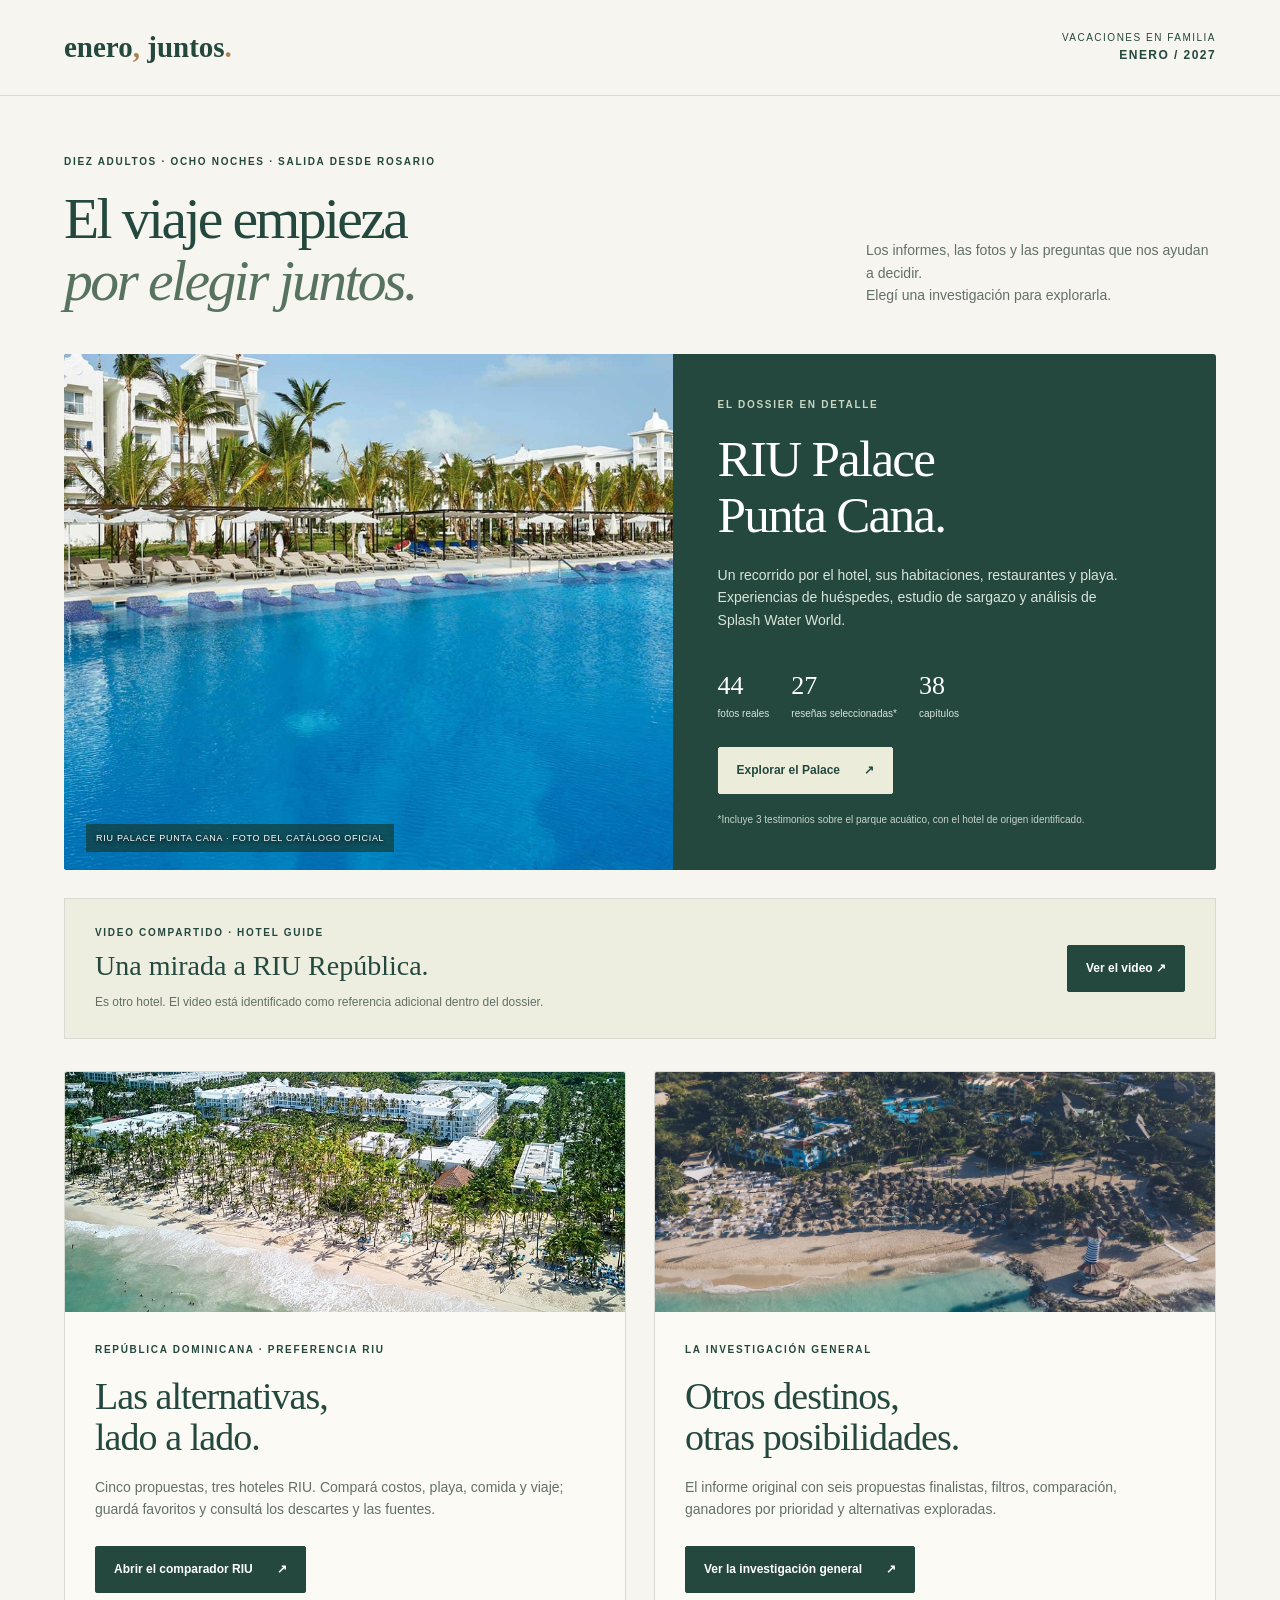
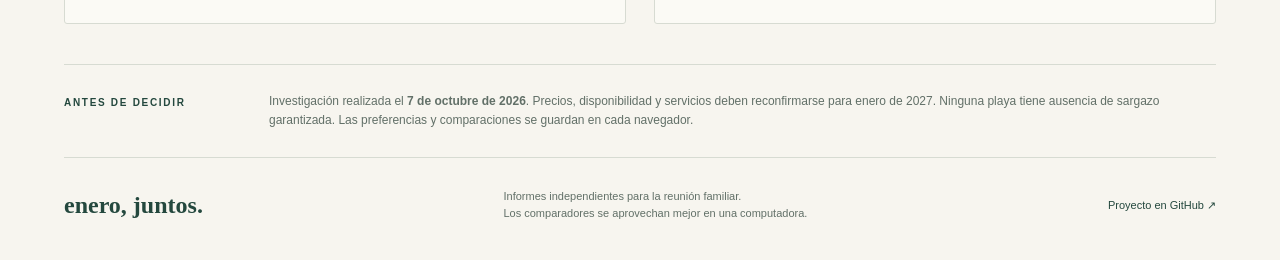
<file: index.html>
<!doctype html>
<html lang="es">
<head>
<meta charset="utf-8"><meta name="viewport" content="width=device-width,initial-scale=1">
<meta name="color-scheme" content="light"><meta name="theme-color" content="#24483e">
<title>Enero, juntos. · Vacaciones en familia 2027</title>
<meta name="description" content="Los informes de vacaciones de la familia: RIU Palace Punta Cana, comparador de Dominicana e investigación general para enero de 2027.">
<meta property="og:title" content="Enero, juntos. · Vacaciones en familia 2027"><meta property="og:description" content="Fotos, reseñas, playa, sargazo, parque acuático y comparación de propuestas. Todo en un solo lugar.">
<link rel="stylesheet" href="home.css">
</head>
<body>
<header class="masthead"><a href="index.html" class="brand" aria-label="Inicio">enero<span>,</span> juntos<span>.</span></a><span class="edition">VACACIONES EN FAMILIA <b>ENERO / 2027</b></span></header>
<main>
<section class="intro"><div><p class="eyebrow">DIEZ ADULTOS · OCHO NOCHES · SALIDA DESDE ROSARIO</p><h1>El viaje empieza<br><em>por elegir juntos.</em></h1></div><p class="intro-copy">Los informes, las fotos y las preguntas que nos ayudan a decidir.<br>Elegí una investigación para explorarla.</p></section>
<section class="feature" aria-labelledby="palace-title"><div class="feature-photo"><img src="palace/assets/images/foto-01.jpg" alt="Piscina principal y fachada del RIU Palace Punta Cana"><span>RIU PALACE PUNTA CANA · FOTO DEL CATÁLOGO OFICIAL</span></div><div class="feature-copy"><p class="eyebrow">EL DOSSIER EN DETALLE</p><h2 id="palace-title">RIU Palace<br>Punta Cana.</h2><p>Un recorrido por el hotel, sus habitaciones, restaurantes y playa. Experiencias de huéspedes, estudio de sargazo y análisis de Splash Water World.</p><div class="stats"><span><b>44</b> fotos reales</span><span><b>27</b> reseñas seleccionadas*</span><span><b>38</b> capítulos</span></div><a class="button light" href="palace/index.html">Explorar el Palace <span aria-hidden="true">↗</span></a><small>*Incluye 3 testimonios sobre el parque acuático, con el hotel de origen identificado.</small></div></section>
<aside class="shared-video" id="video-compartido"><div><p class="eyebrow">VIDEO COMPARTIDO · HOTEL GUIDE</p><h2>Una mirada a RIU República.</h2><p>Es otro hotel. El video está identificado como referencia adicional dentro del dossier.</p></div><a class="button" href="palace/index.html#video">Ver el video ↗</a></aside>
<section class="other-reports" aria-label="Más investigaciones"><article class="report"><a class="report-image" href="dominicana/index.html" tabindex="-1" aria-hidden="true"><img src="dominicana/assets/images/macao-01.jpg" alt="" loading="lazy"></a><div class="report-copy"><p class="eyebrow">REPÚBLICA DOMINICANA · PREFERENCIA RIU</p><h2>Las alternativas,<br>lado a lado.</h2><p>Cinco propuestas, tres hoteles RIU. Compará costos, playa, comida y viaje; guardá favoritos y consultá los descartes y las fuentes.</p><a class="button" href="dominicana/index.html">Abrir el comparador RIU <span aria-hidden="true">↗</span></a></div></article><article class="report"><a class="report-image" href="investigacion/index.html" tabindex="-1" aria-hidden="true"><img src="investigacion/assets/images/ibero-01.jpg" alt="" loading="lazy"></a><div class="report-copy"><p class="eyebrow">LA INVESTIGACIÓN GENERAL</p><h2>Otros destinos,<br>otras posibilidades.</h2><p>El informe original con seis propuestas finalistas, filtros, comparación, ganadores por prioridad y alternativas exploradas.</p><a class="button" href="investigacion/index.html">Ver la investigación general <span aria-hidden="true">↗</span></a></div></article></section>
<aside class="note"><span class="eyebrow">ANTES DE DECIDIR</span><p>Investigación realizada el <b>7 de octubre de 2026</b>. Precios, disponibilidad y servicios deben reconfirmarse para enero de 2027. Ninguna playa tiene ausencia de sargazo garantizada. Las preferencias y comparaciones se guardan en cada navegador.</p></aside>
</main><footer><span class="brand">enero, juntos.</span><p>Informes independientes para la reunión familiar.<br>Los comparadores se aprovechan mejor en una computadora.</p><a href="https://github.com/unmatrixlab/vacaciones-familia-enero-2027" target="_blank" rel="noopener">Proyecto en GitHub ↗</a></footer>
</body></html>
</file>
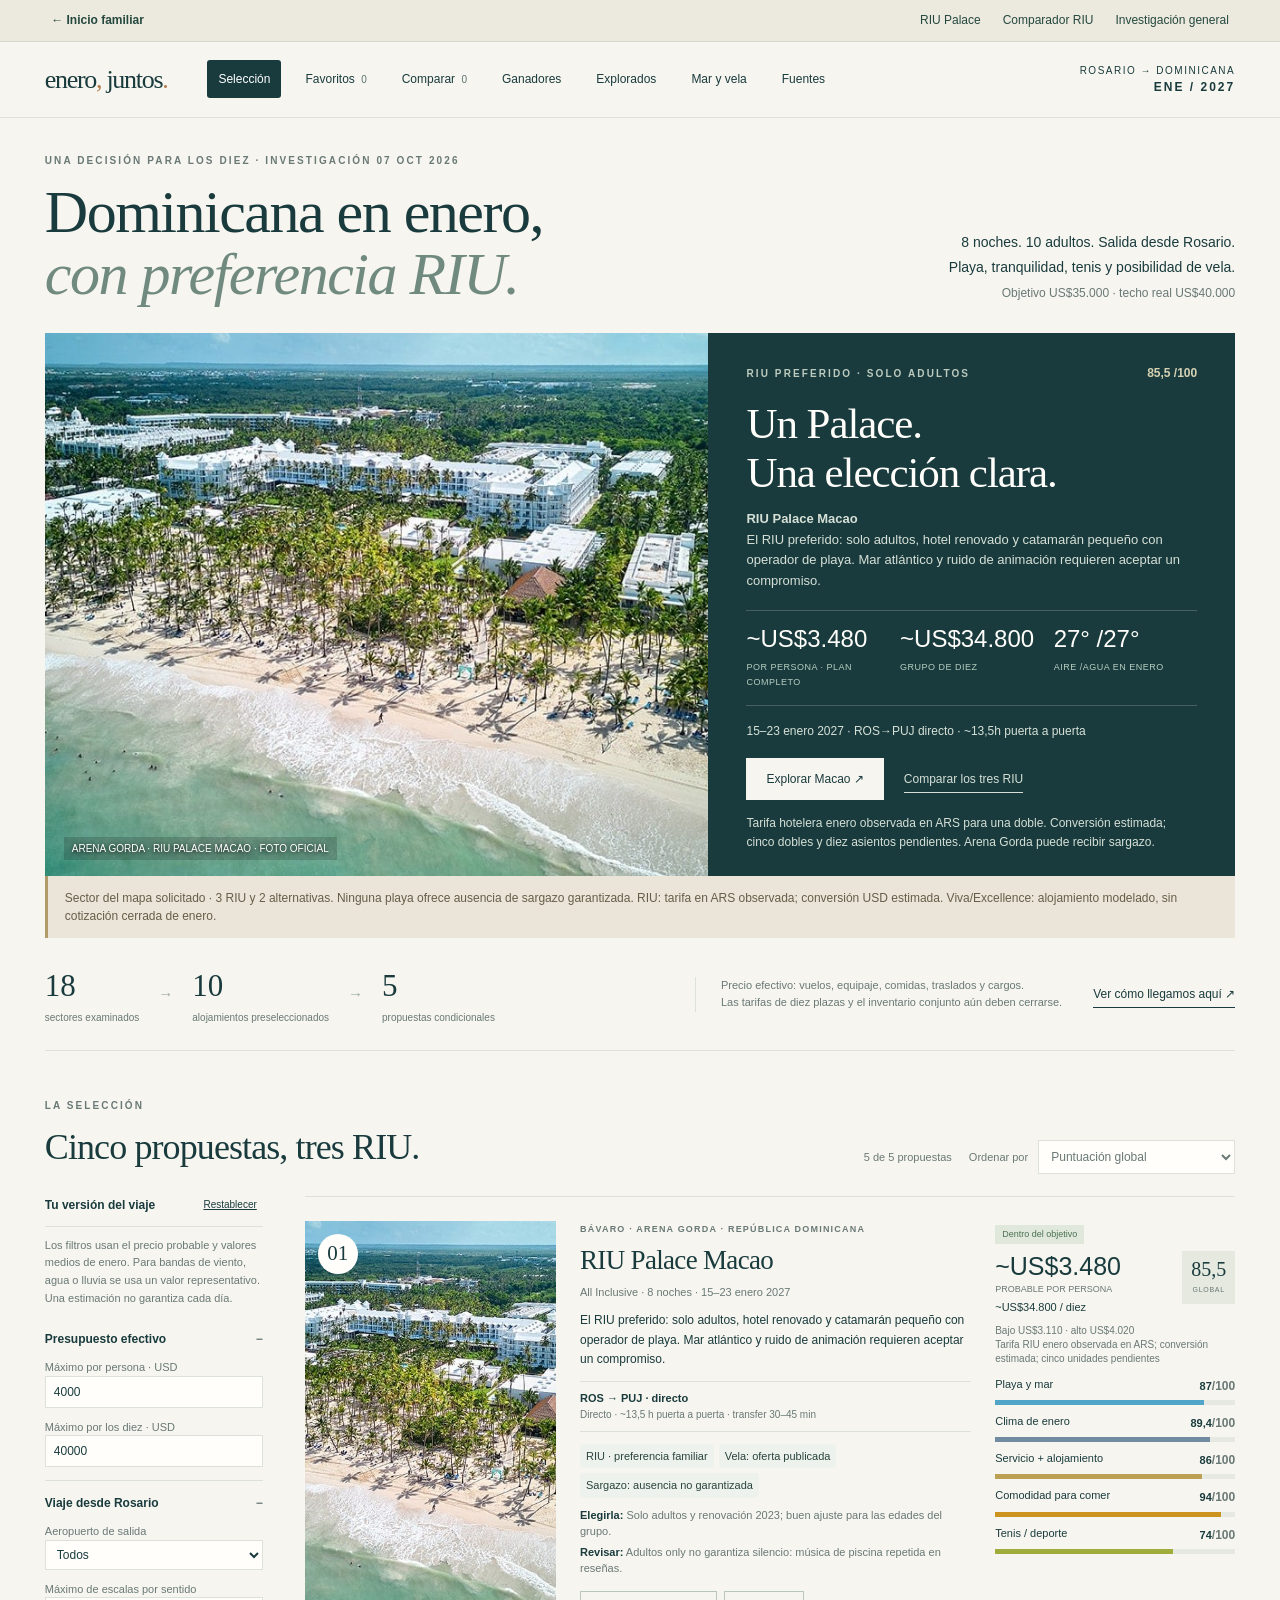
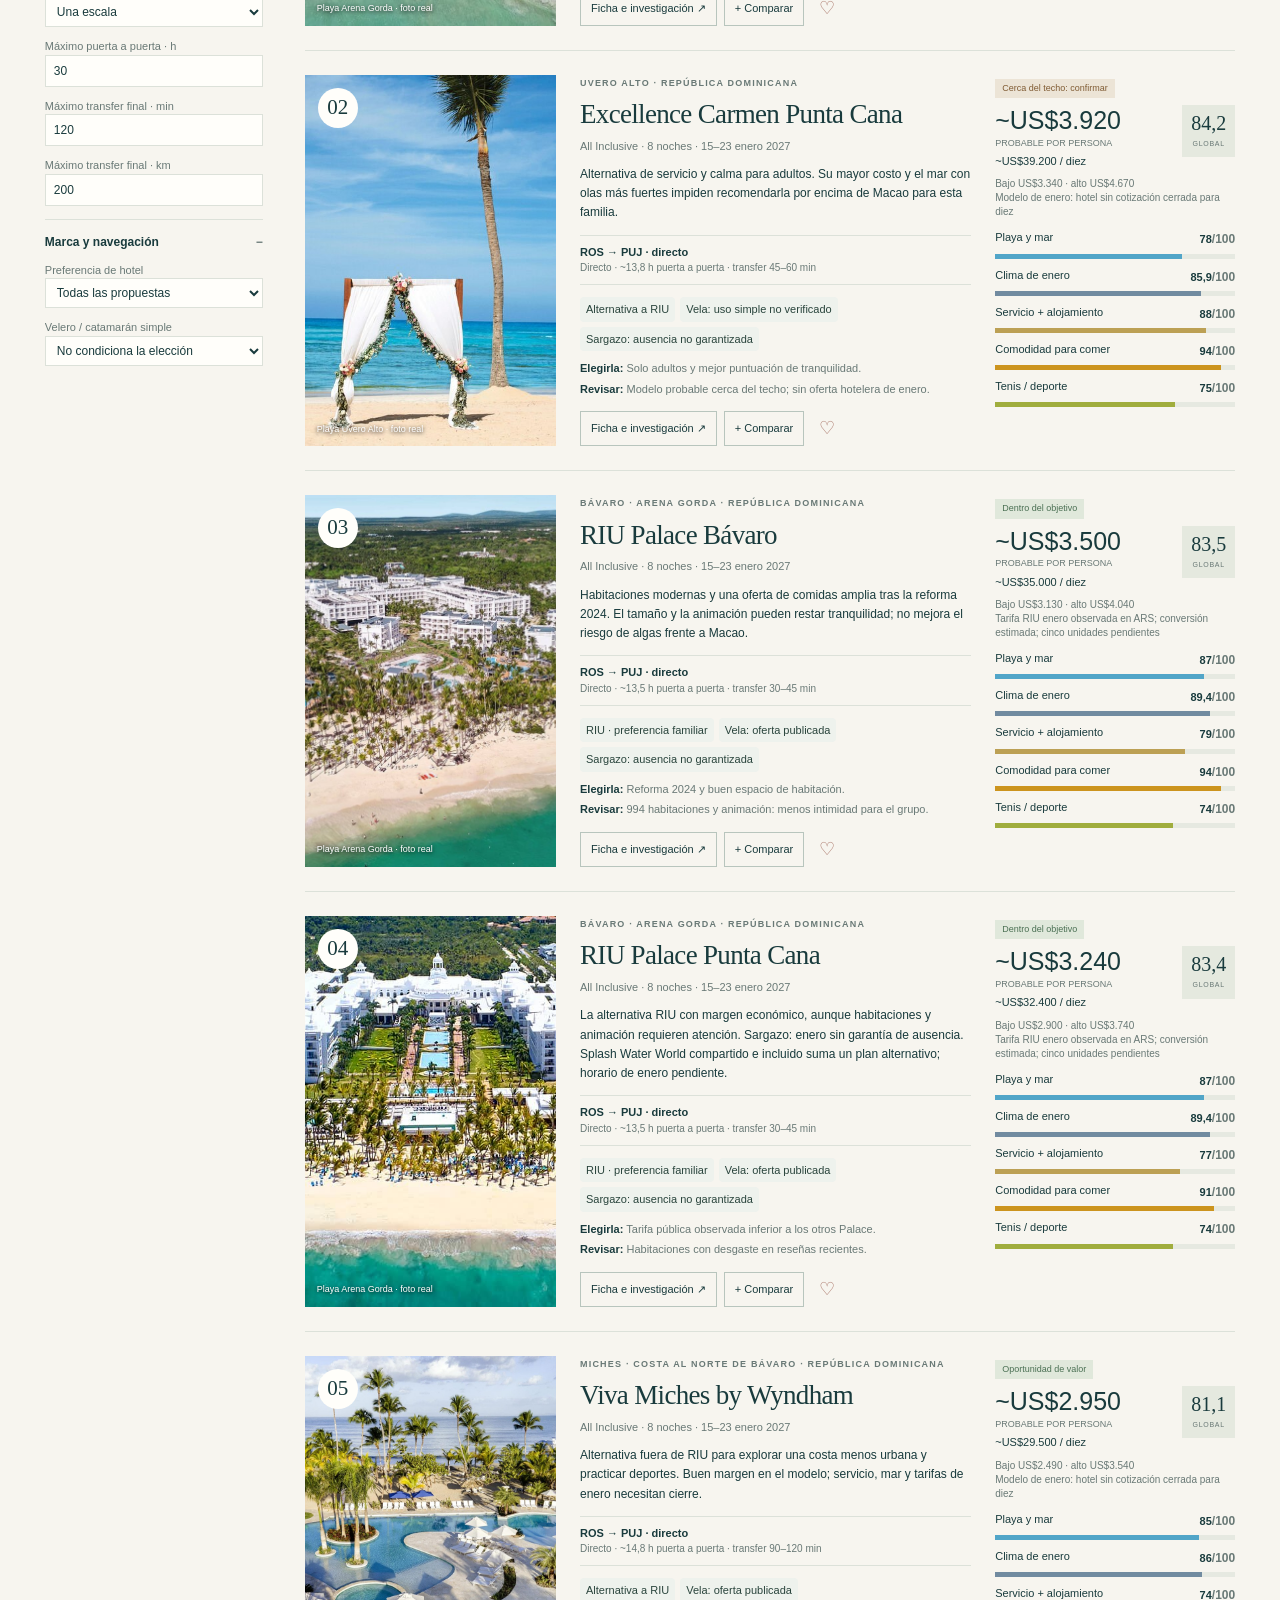
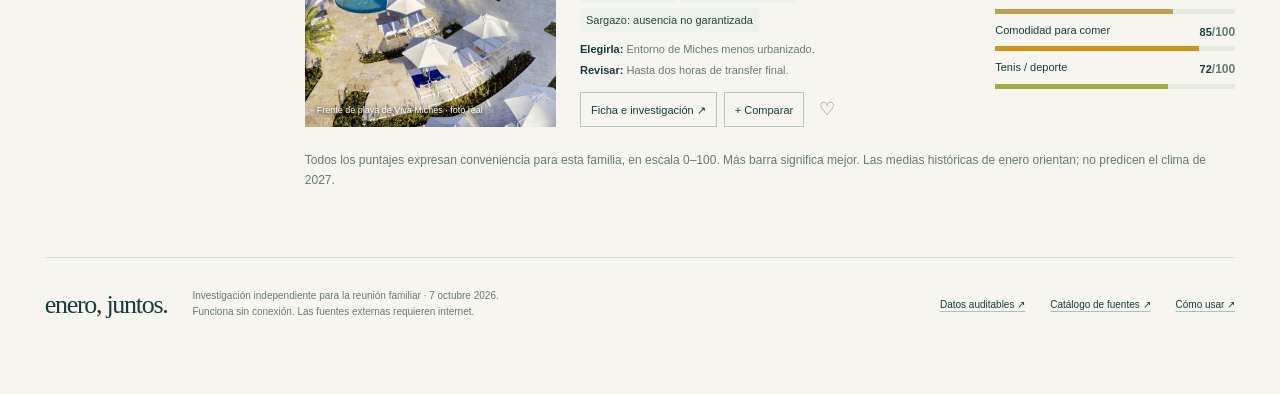
<file: dominicana/index.html>
<!doctype html>
<html lang="es">
<head><meta charset="utf-8"><meta name="viewport" content="width=device-width,initial-scale=1"><meta name="color-scheme" content="light"><title>Enero, juntos. · Dominicana y RIU2027</title><link rel="stylesheet" href="assets/styles.css"><script defer src="assets/data.js"></script><script defer src="assets/app.js"></script><link rel="stylesheet" href="../shared.css"></head>
<body><div class="family-bar"><a href="../index.html">← Inicio familiar</a><nav aria-label="Informes de vacaciones"><a href="../palace/index.html">RIU Palace</a><a href="../dominicana/index.html">Comparador RIU</a><a href="../investigacion/index.html">Investigación general</a></nav></div>
<header class="topbar"><a class="brand" href="#ranking">enero<span>,</span> juntos<span>.</span></a><nav aria-label="Navegación principal"><button data-view="ranking" class="active">Selección</button><button data-view="favorites">Favoritos <span id="fav-count">0</span></button><button data-view="compare">Comparar <span id="compare-count">0</span></button><button data-view="awards">Ganadores</button><button data-view="explored">Explorados</button><button data-view="sea">Mar y vela</button><button data-view="sources">Fuentes</button></nav><span class="edition">ROSARIO → DOMINICANA <b>ENE / 2027</b></span></header>
<main id="app">
<section id="intro"><div class="eyebrow">UNA DECISIÓN PARA LOS DIEZ · INVESTIGACIÓN 07 OCT 2026</div><div class="titleline"><h1>Dominicana en enero,<br><em>con preferencia RIU.</em></h1><p>8 noches. 10 adultos. Salida desde Rosario.<br>Playa, tranquilidad, tenis y posibilidad de vela.<br><span>Objetivo US$35.000 · techo real US$40.000</span></p></div><div id="hero"></div><div class="notice">Sector del mapa solicitado · 3 RIU y 2 alternativas. Ninguna playa ofrece ausencia de sargazo garantizada. RIU: tarifa en ARS observada; conversión USD estimada. Viva/Excellence: alojamiento modelado, sin cotización cerrada de enero.</div><div class="research-strip"><strong>18 <span>sectores examinados</span></strong><i>→</i><strong>10 <span>alojamientos preseleccionados</span></strong><i>→</i><strong>5 <span>propuestas condicionales</span></strong><p>Precio efectivo: vuelos, equipaje, comidas, traslados y cargos.<br>Las tarifas de diez plazas y el inventario conjunto aún deben cerrarse.</p><button class="text-button" data-view="explored">Ver cómo llegamos aquí ↗</button></div></section>
<section id="ranking-section"><div class="section-heading"><div><div class="eyebrow" id="section-kicker">LA SELECCIÓN</div><h2 id="section-title">Cinco propuestas, tres RIU.</h2></div><div class="list-controls"><span id="result-count"></span><label>Ordenar por <select id="sort" aria-label="Ordenar por"><option value="global">Puntuación global</option><option value="price">Menor costo probable</option><option value="beach">Mejor playa</option><option value="climate">Mejor clima enero</option><option value="foodComfort">Comodidad para comer</option><option value="service">Servicio y alojamiento</option><option value="travel">Facilidad del viaje</option><option value="door">Menor tiempo puerta a puerta</option><option value="tennis">Tenis</option><option value="value">Precio / valor</option></select></label></div></div><div class="ranking-layout"><aside id="filters" aria-label="Filtros de propuestas"></aside><div><div id="results"></div><p class="small-note">Todos los puntajes expresan conveniencia para esta familia, en escala 0–100. Más barra significa mejor. Las medias históricas de enero orientan; no predicen el clima de 2027.</p></div></div></section>
<section id="secondary" hidden></section>
<footer><span class="brand">enero, juntos.</span><p>Investigación independiente para la reunión familiar · 7 octubre 2026.<br>Funciona sin conexión. Las fuentes externas requieren internet.</p><a href="data/research.json" target="_blank">Datos auditables ↗</a><a href="sources/sources.html" target="_blank">Catálogo de fuentes ↗</a><a href="README.txt" target="_blank">Cómo usar ↗</a></footer>
</main>
<div id="compare-tray" hidden></div><div id="toast" role="status" aria-live="polite"></div>
<dialog id="detail-dialog" aria-label="Investigación de la propuesta"><button id="close-detail" class="dialog-close" aria-label="Cerrar ficha">×</button><div id="detail-content"></div></dialog>
<dialog id="photo-dialog" aria-label="Fotografía ampliada"><button id="close-photo" class="dialog-close" aria-label="Cerrar fotografía">×</button><img id="lightbox-image" alt=""><p id="lightbox-caption"></p><div class="photo-nav"><button id="previous-photo" aria-label="Fotografía anterior">← Anterior</button><span id="photo-counter"></span><button id="next-photo" aria-label="Fotografía siguiente">Siguiente →</button></div></dialog>
<noscript>Este informe necesita JavaScript habilitado en el navegador. No requiere instalación ni servidor.</noscript>
</body></html>
</file>
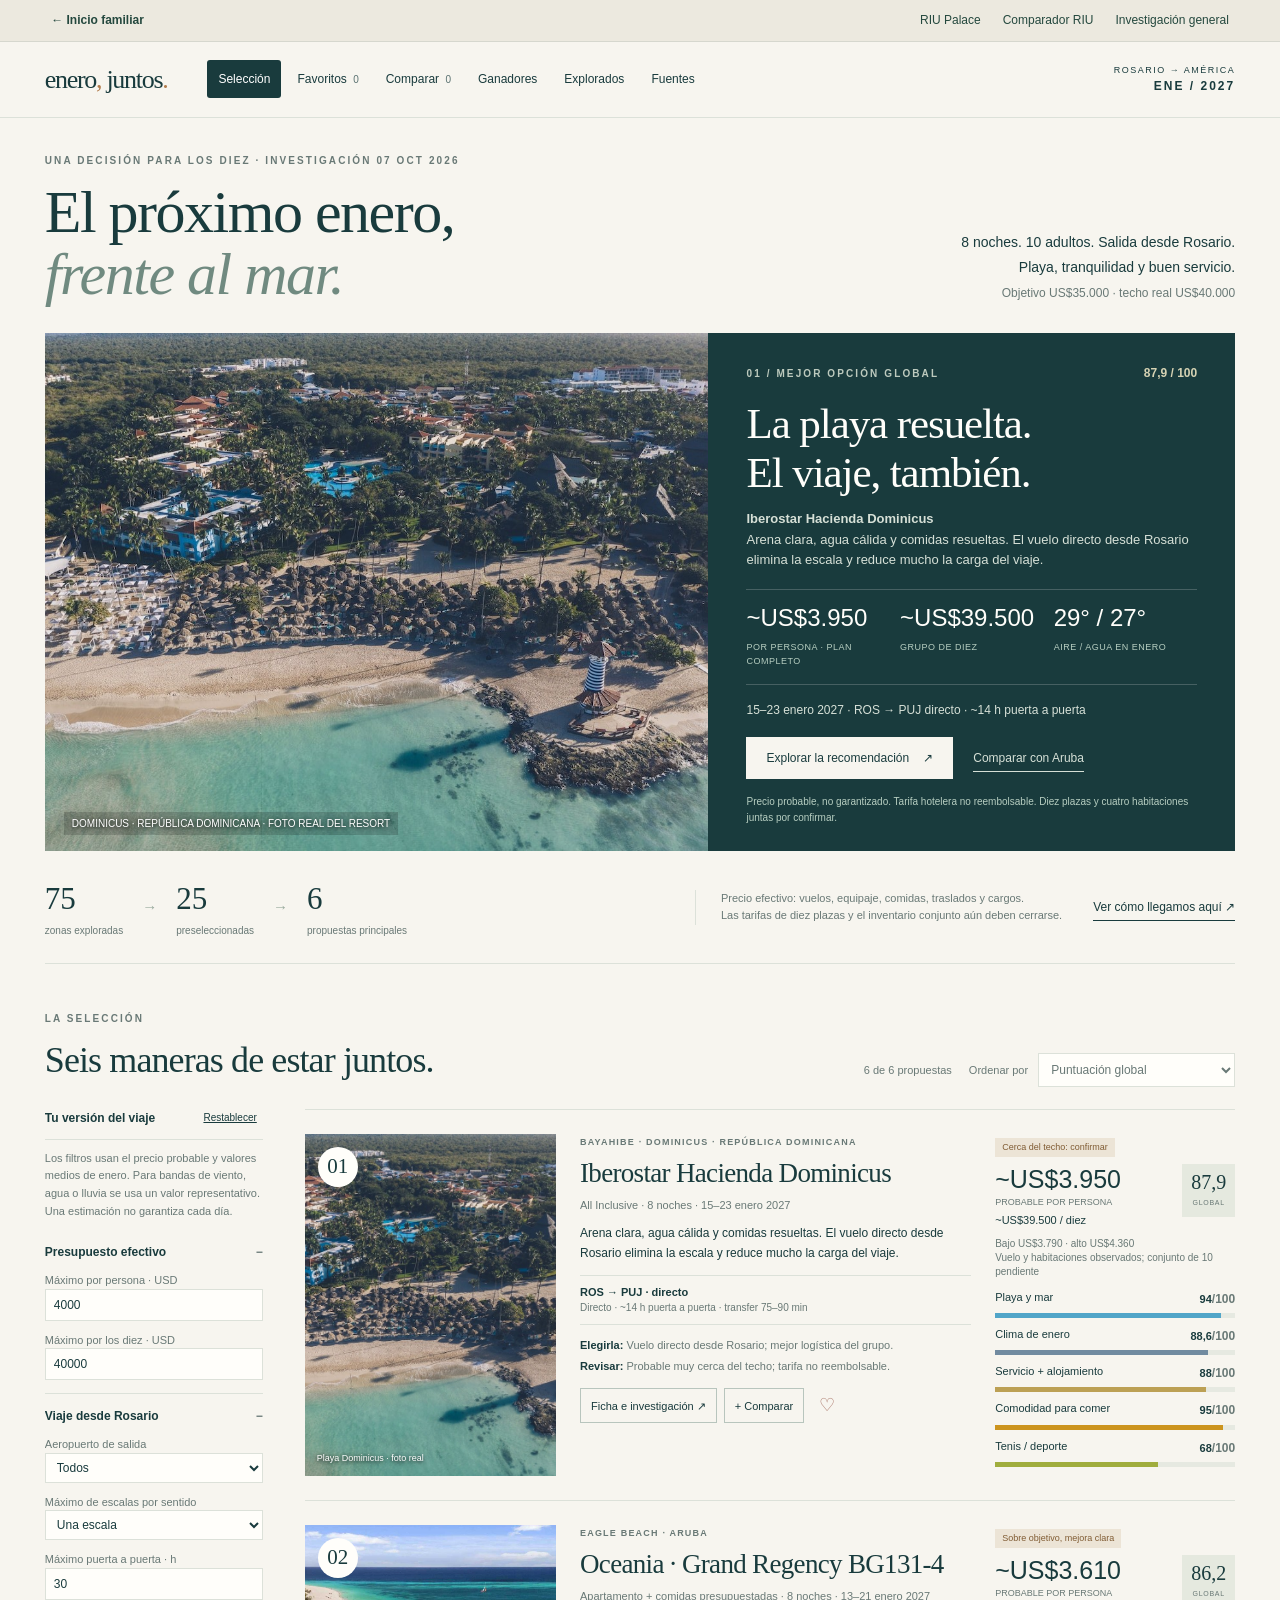
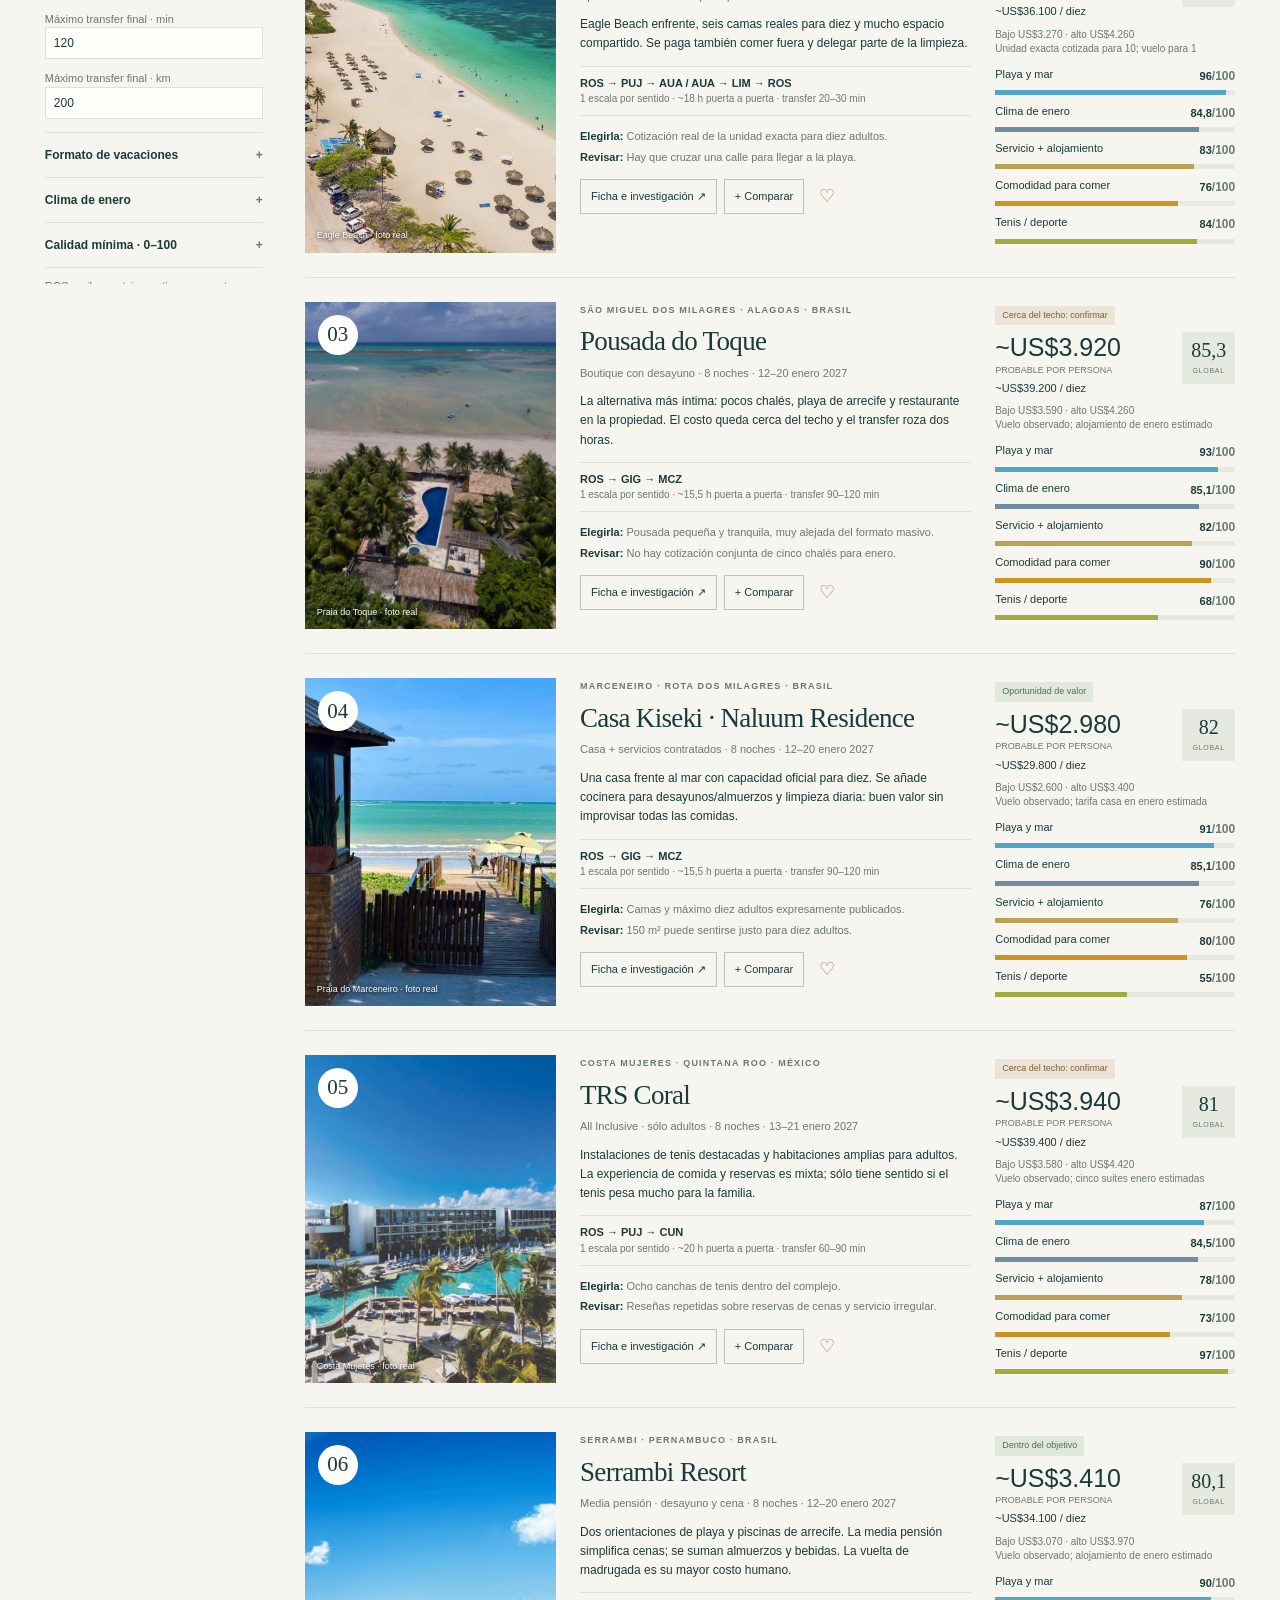
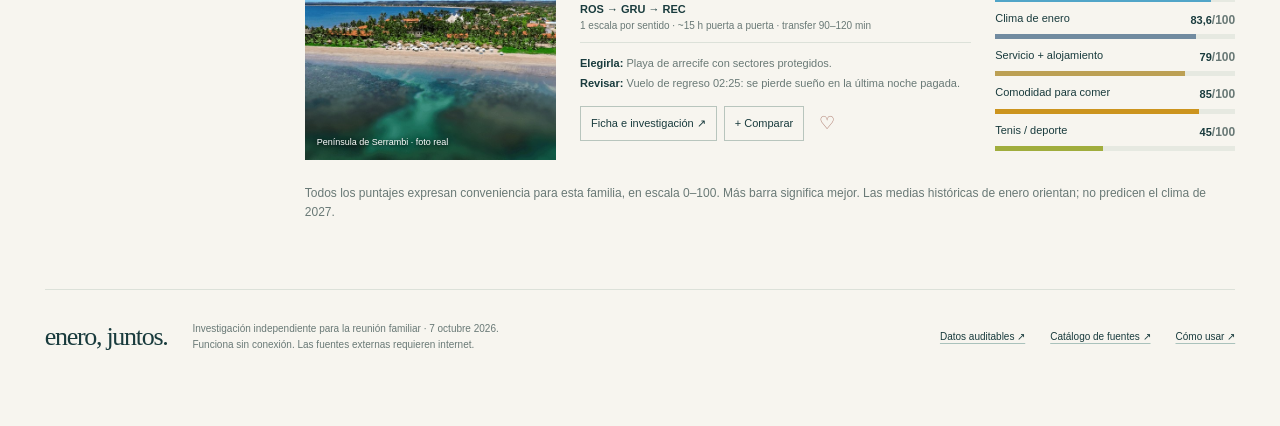
<file: investigacion/index.html>
<!doctype html>
<html lang="es">
<head><meta charset="utf-8"><meta name="viewport" content="width=device-width,initial-scale=1"><meta name="color-scheme" content="light"><title>Enero, juntos. · Vacaciones 2027</title><link rel="stylesheet" href="assets/styles.css"><script defer src="assets/data.js"></script><script defer src="assets/app.js"></script><link rel="stylesheet" href="../shared.css"></head>
<body><div class="family-bar"><a href="../index.html">← Inicio familiar</a><nav aria-label="Informes de vacaciones"><a href="../palace/index.html">RIU Palace</a><a href="../dominicana/index.html">Comparador RIU</a><a href="../investigacion/index.html">Investigación general</a></nav></div>
<header class="topbar"><a class="brand" href="#ranking">enero<span>,</span> juntos<span>.</span></a><nav aria-label="Navegación principal"><button data-view="ranking" class="active">Selección</button><button data-view="favorites">Favoritos <span id="fav-count">0</span></button><button data-view="compare">Comparar <span id="compare-count">0</span></button><button data-view="awards">Ganadores</button><button data-view="explored">Explorados</button><button data-view="sources">Fuentes</button></nav><span class="edition">ROSARIO → AMÉRICA <b>ENE / 2027</b></span></header>
<main id="app">
<section id="intro"><div class="eyebrow">UNA DECISIÓN PARA LOS DIEZ · INVESTIGACIÓN 07 OCT 2026</div><div class="titleline"><h1>El próximo enero,<br><em>frente al mar.</em></h1><p>8 noches. 10 adultos. Salida desde Rosario.<br>Playa, tranquilidad y buen servicio.<br><span>Objetivo US$35.000 · techo real US$40.000</span></p></div><div id="hero"></div><div class="research-strip"><strong>75 <span>zonas exploradas</span></strong><i>→</i><strong>25 <span>preseleccionadas</span></strong><i>→</i><strong>6 <span>propuestas principales</span></strong><p>Precio efectivo: vuelos, equipaje, comidas, traslados y cargos.<br>Las tarifas de diez plazas y el inventario conjunto aún deben cerrarse.</p><button class="text-button" data-view="explored">Ver cómo llegamos aquí ↗</button></div></section>
<section id="ranking-section"><div class="section-heading"><div><div class="eyebrow" id="section-kicker">LA SELECCIÓN</div><h2 id="section-title">Seis maneras de estar juntos.</h2></div><div class="list-controls"><span id="result-count"></span><label>Ordenar por <select id="sort" aria-label="Ordenar por"><option value="global">Puntuación global</option><option value="price">Menor costo probable</option><option value="beach">Mejor playa</option><option value="climate">Mejor clima enero</option><option value="foodComfort">Comodidad para comer</option><option value="service">Servicio y alojamiento</option><option value="travel">Facilidad del viaje</option><option value="door">Menor tiempo puerta a puerta</option><option value="tennis">Tenis</option><option value="value">Precio / valor</option></select></label></div></div><div class="ranking-layout"><aside id="filters" aria-label="Filtros de propuestas"></aside><div><div id="results"></div><p class="small-note">Todos los puntajes expresan conveniencia para esta familia, en escala 0–100. Más barra significa mejor. Las medias históricas de enero orientan; no predicen el clima de 2027.</p></div></div></section>
<section id="secondary" hidden></section>
<footer><span class="brand">enero, juntos.</span><p>Investigación independiente para la reunión familiar · 7 octubre 2026.<br>Funciona sin conexión. Las fuentes externas requieren internet.</p><a href="data/research.json" target="_blank">Datos auditables ↗</a><a href="sources/sources.html" target="_blank">Catálogo de fuentes ↗</a><a href="README.txt" target="_blank">Cómo usar ↗</a></footer>
</main>
<div id="compare-tray" hidden></div><div id="toast" role="status" aria-live="polite"></div>
<dialog id="detail-dialog" aria-label="Investigación de la propuesta"><button id="close-detail" class="dialog-close" aria-label="Cerrar ficha">×</button><div id="detail-content"></div></dialog>
<dialog id="photo-dialog" aria-label="Fotografía ampliada"><button id="close-photo" class="dialog-close" aria-label="Cerrar fotografía">×</button><img id="lightbox-image" alt=""><p id="lightbox-caption"></p><div class="photo-nav"><button id="previous-photo" aria-label="Fotografía anterior">← Anterior</button><span id="photo-counter"></span><button id="next-photo" aria-label="Fotografía siguiente">Siguiente →</button></div></dialog>
<noscript>Este informe necesita JavaScript habilitado en el navegador. No requiere instalación ni servidor.</noscript>
</body></html>
</file>
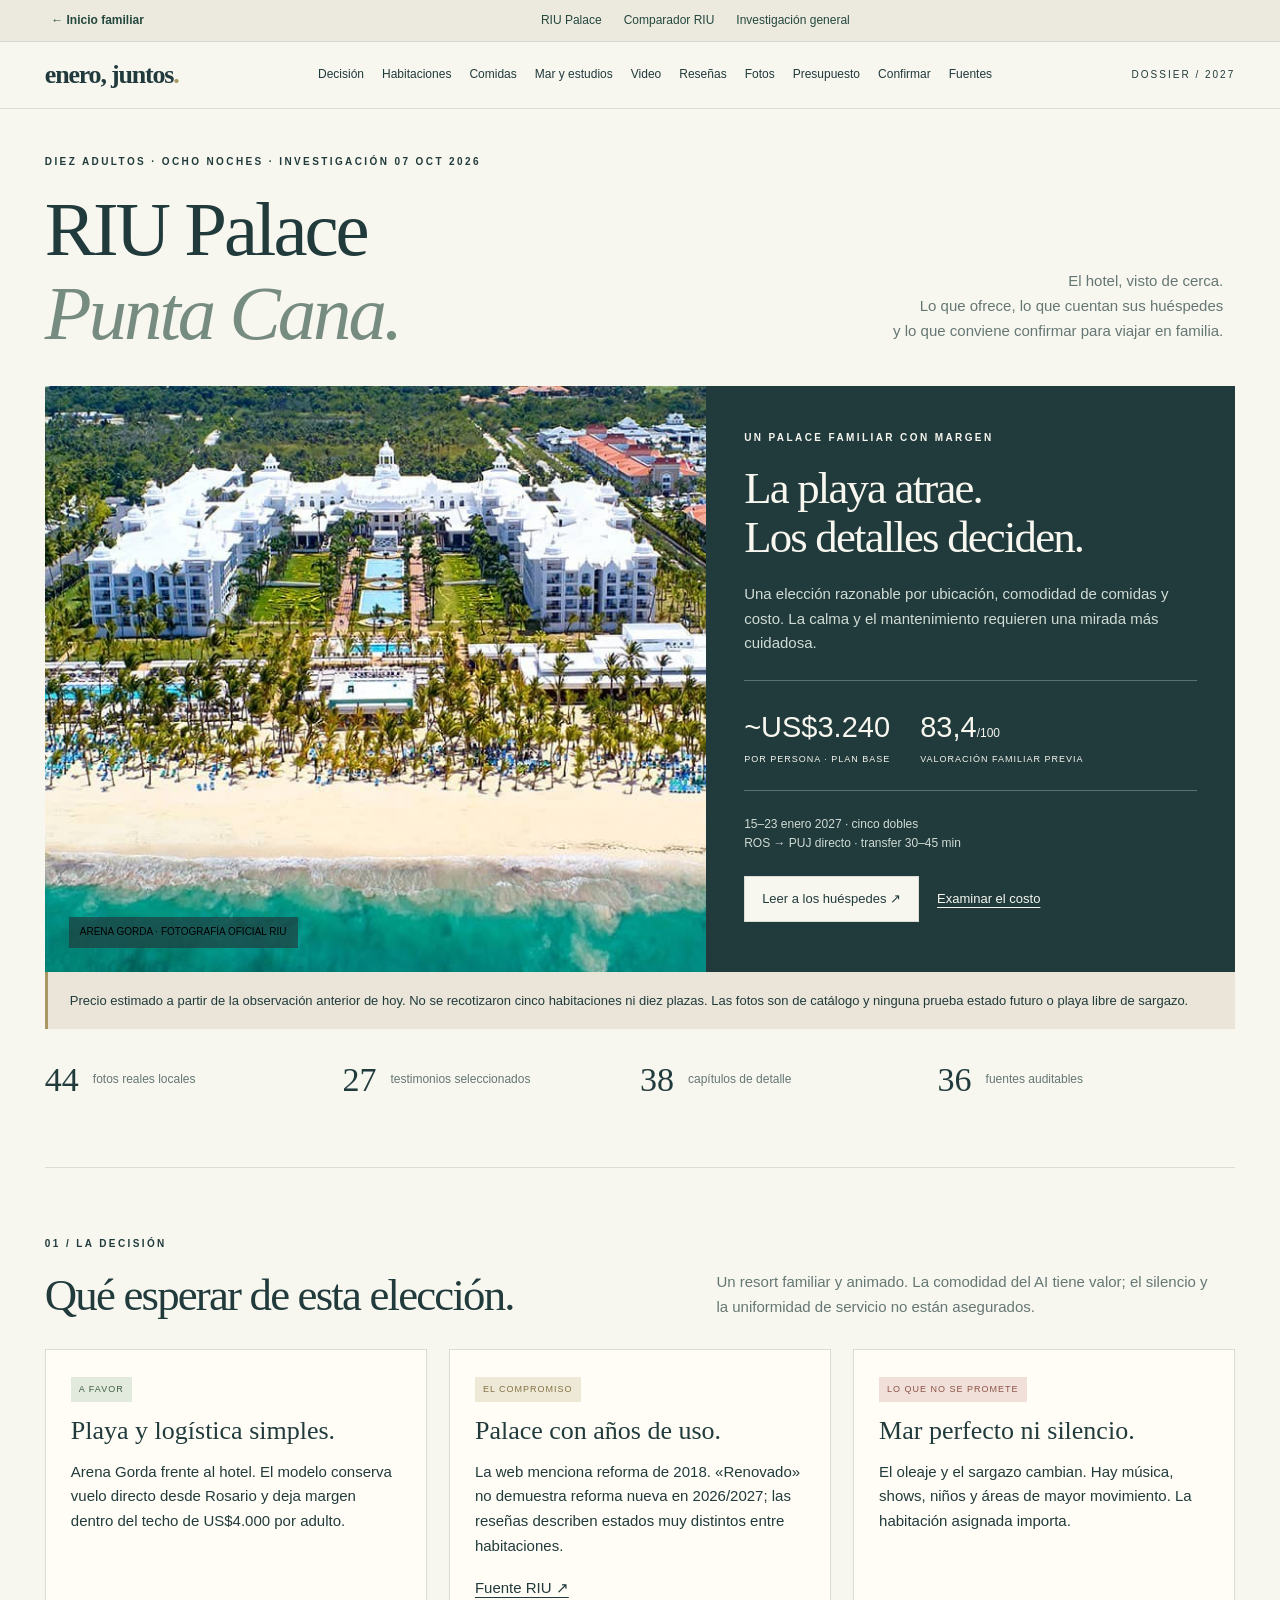
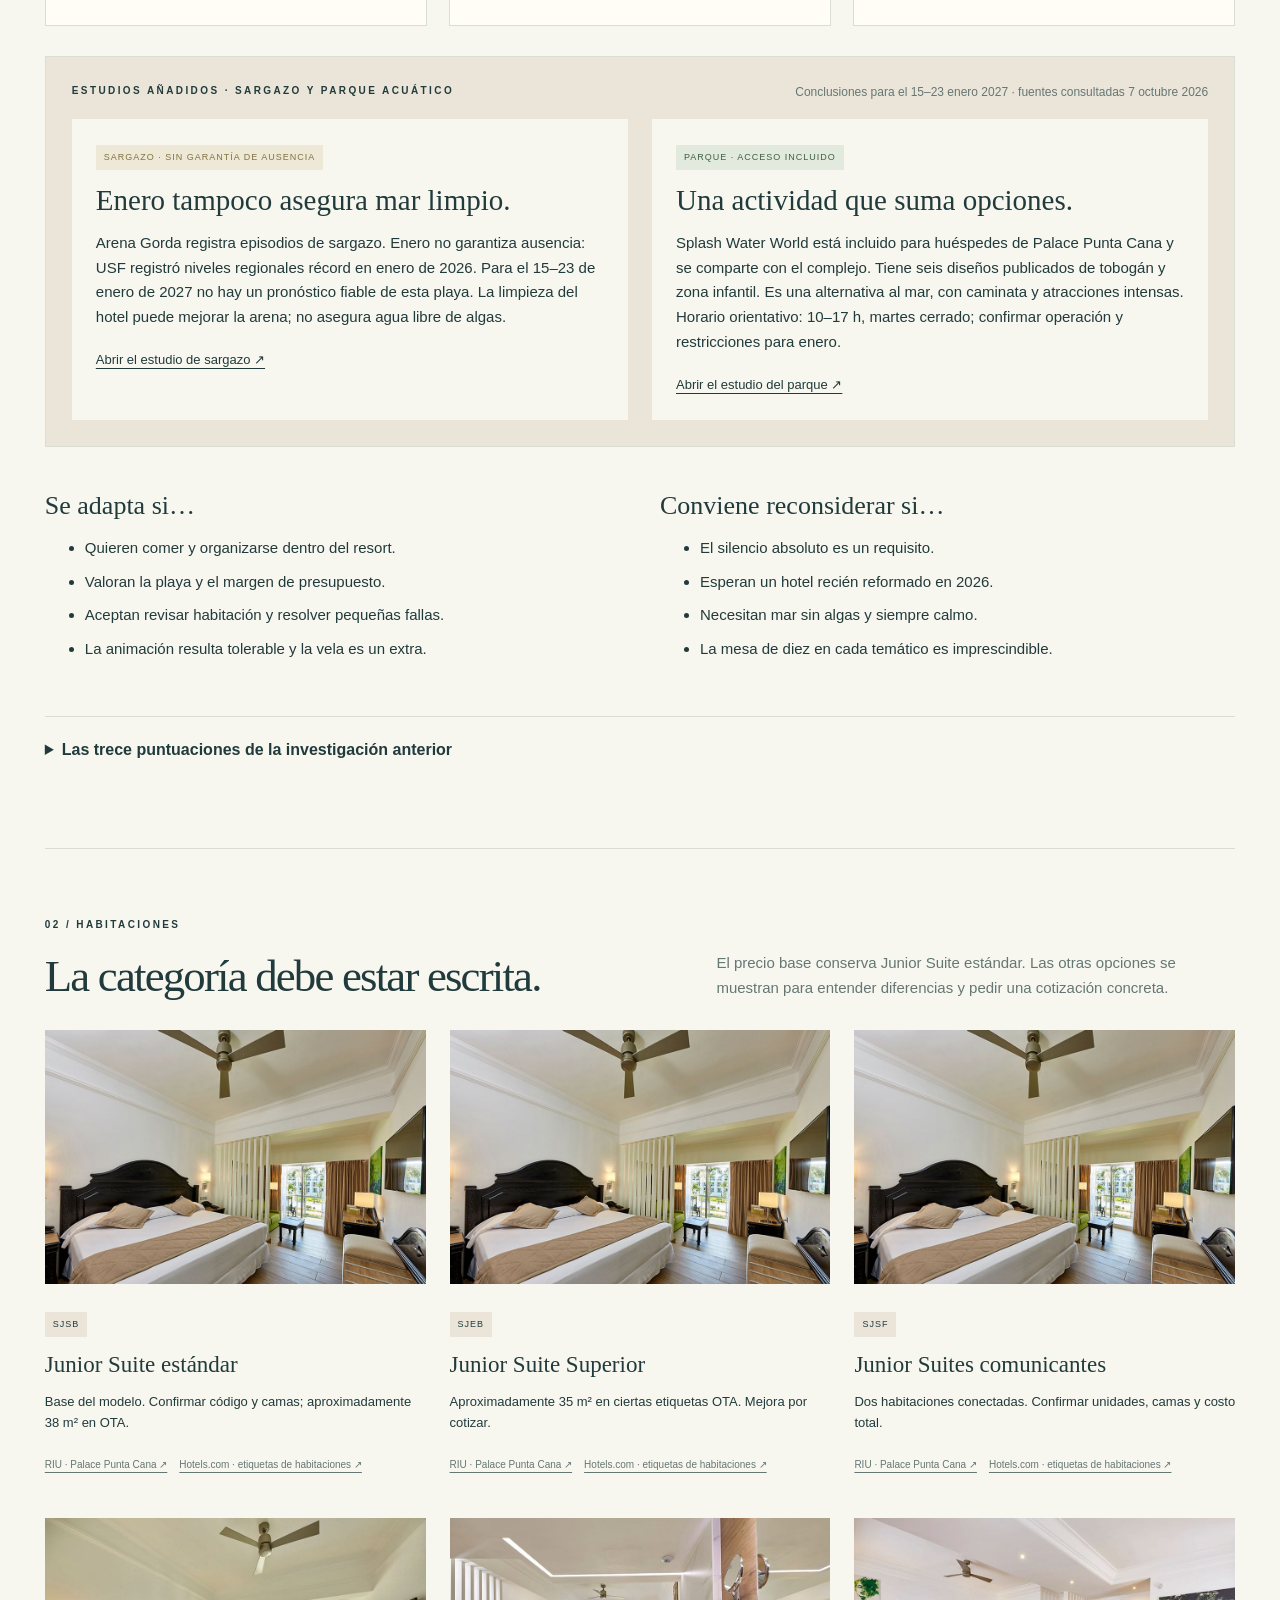
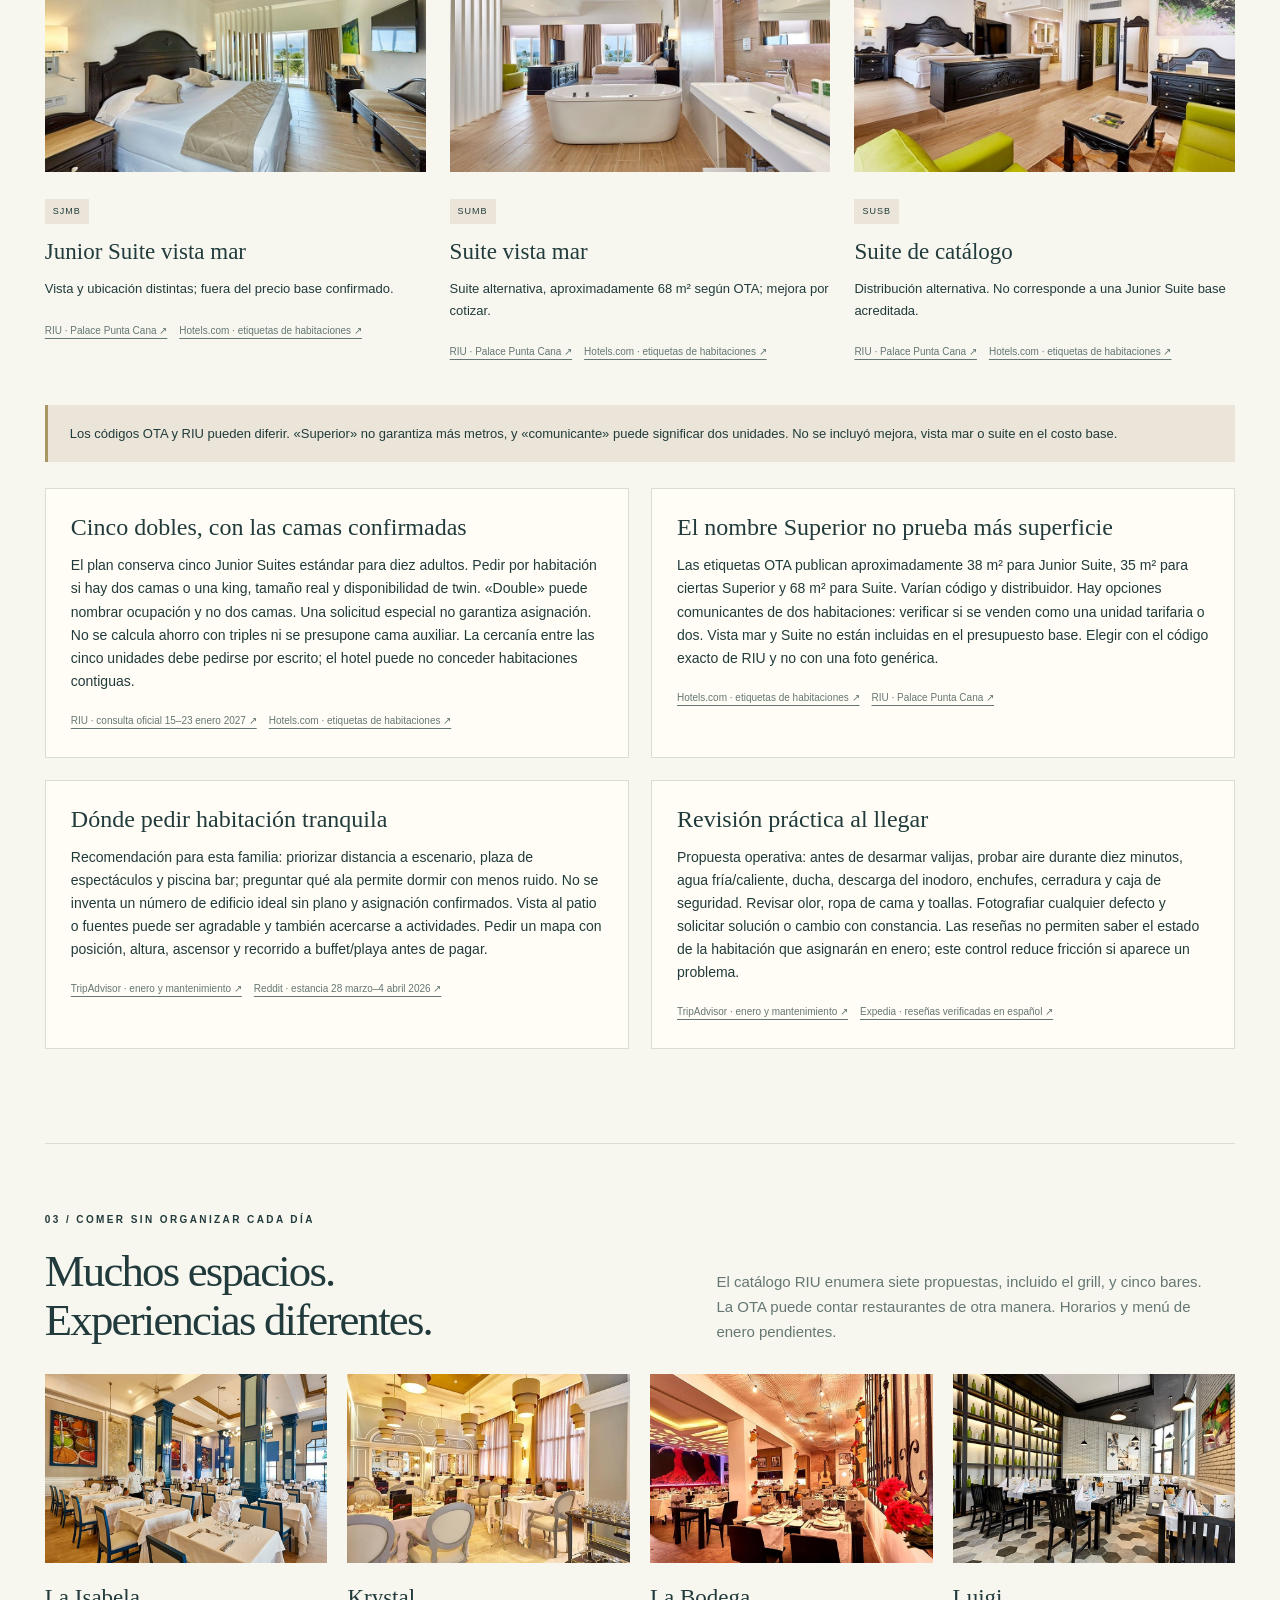
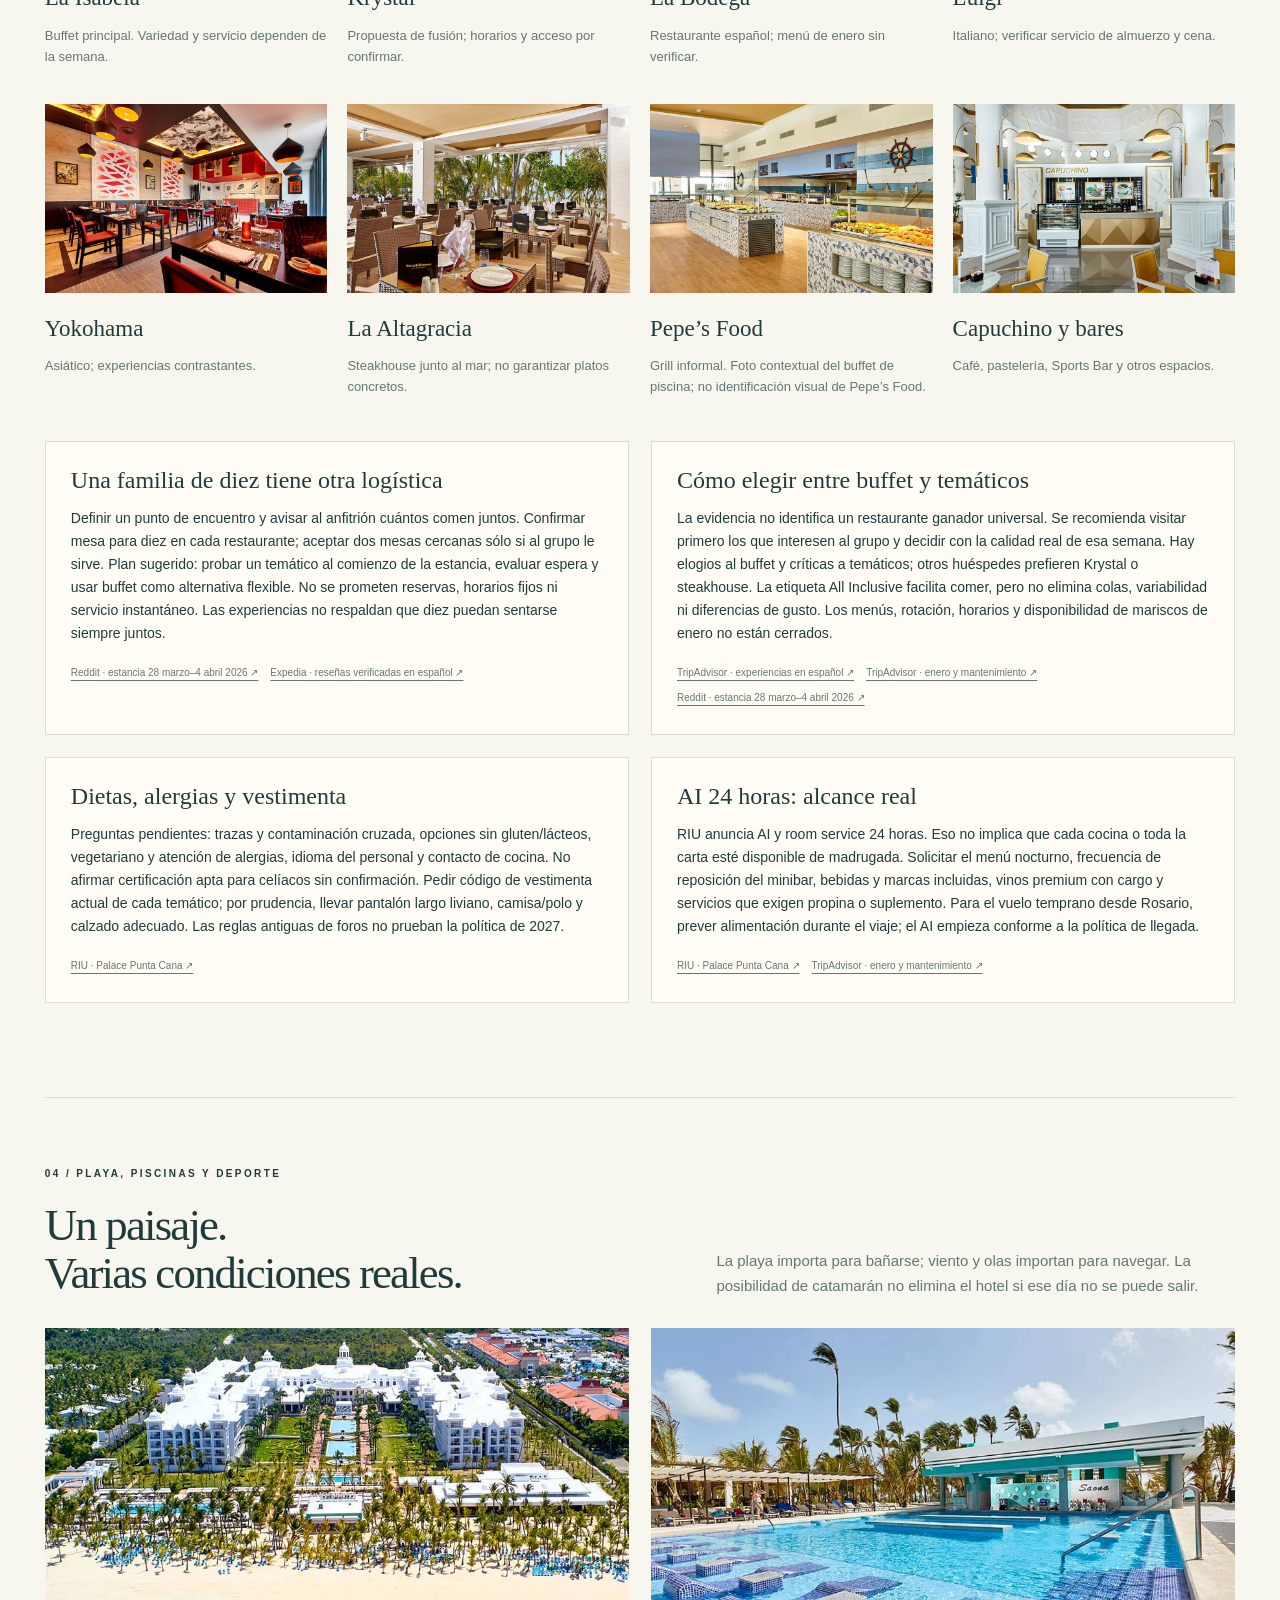
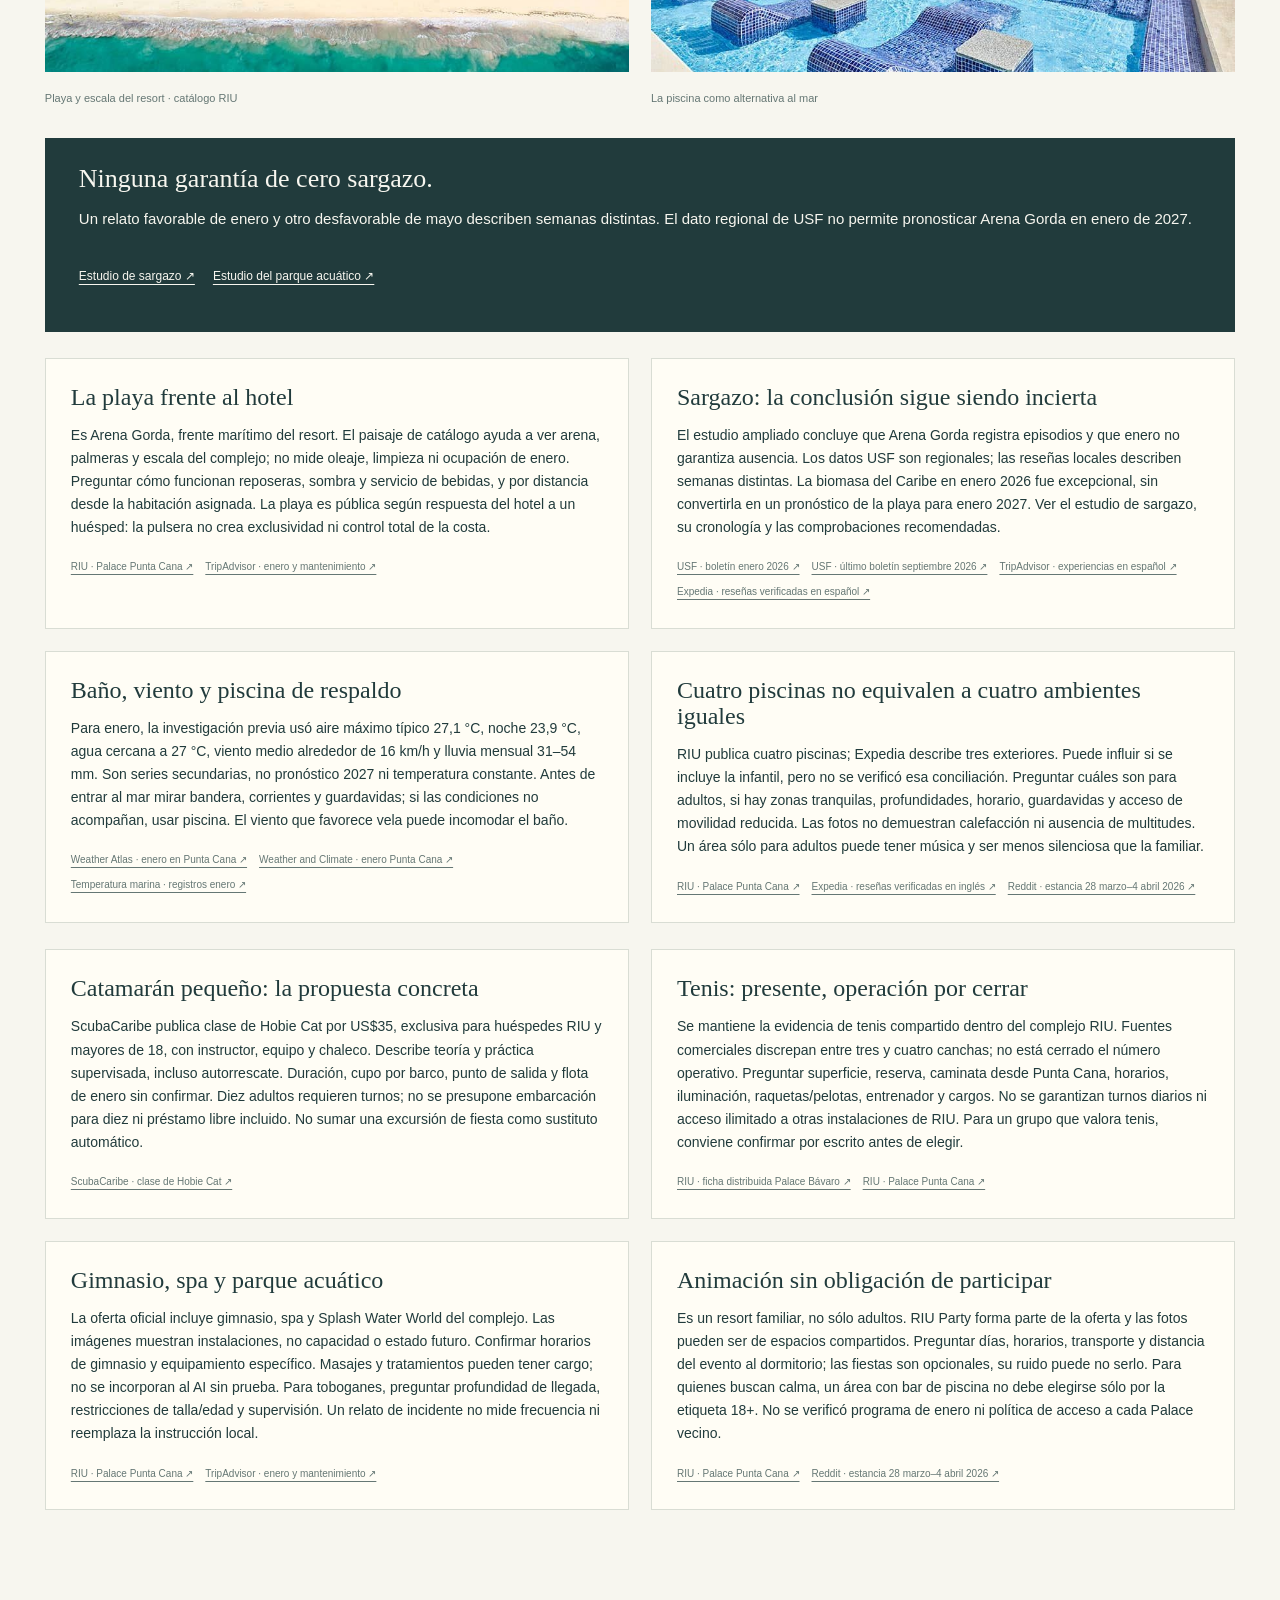
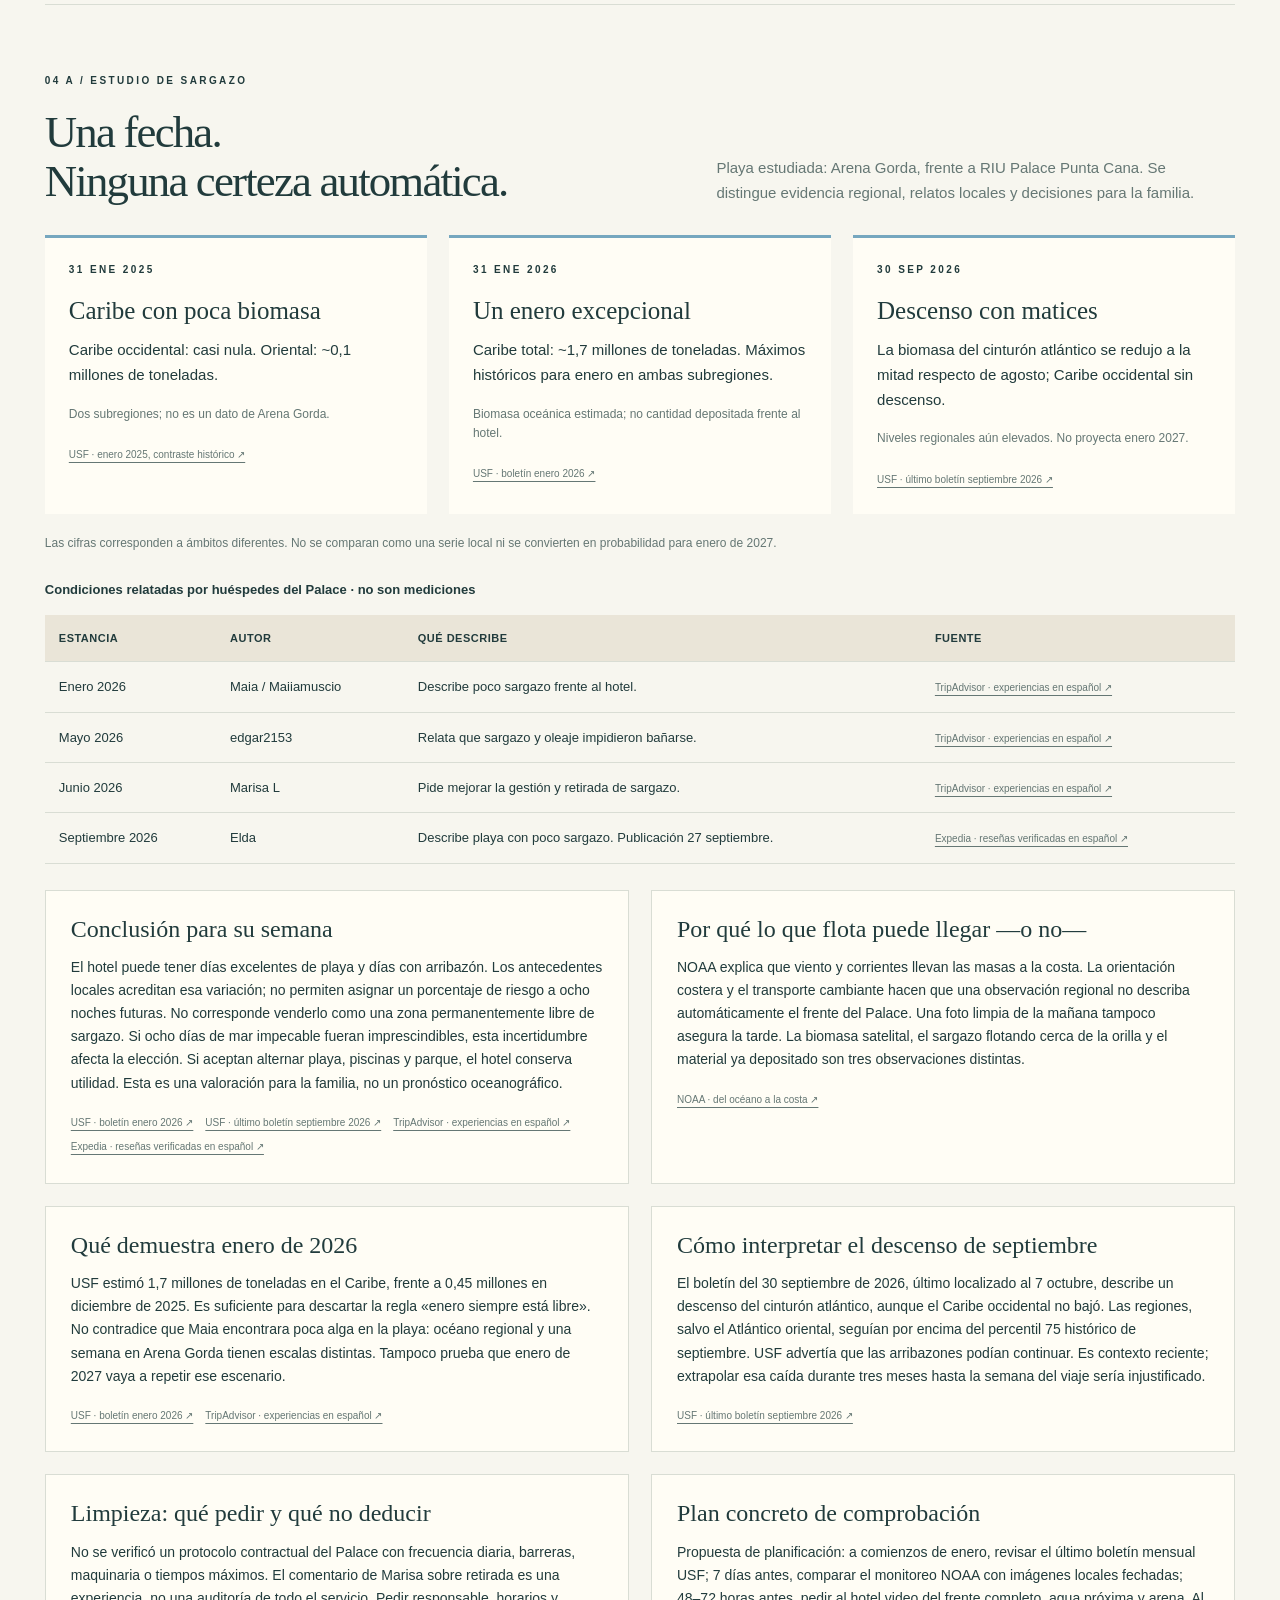
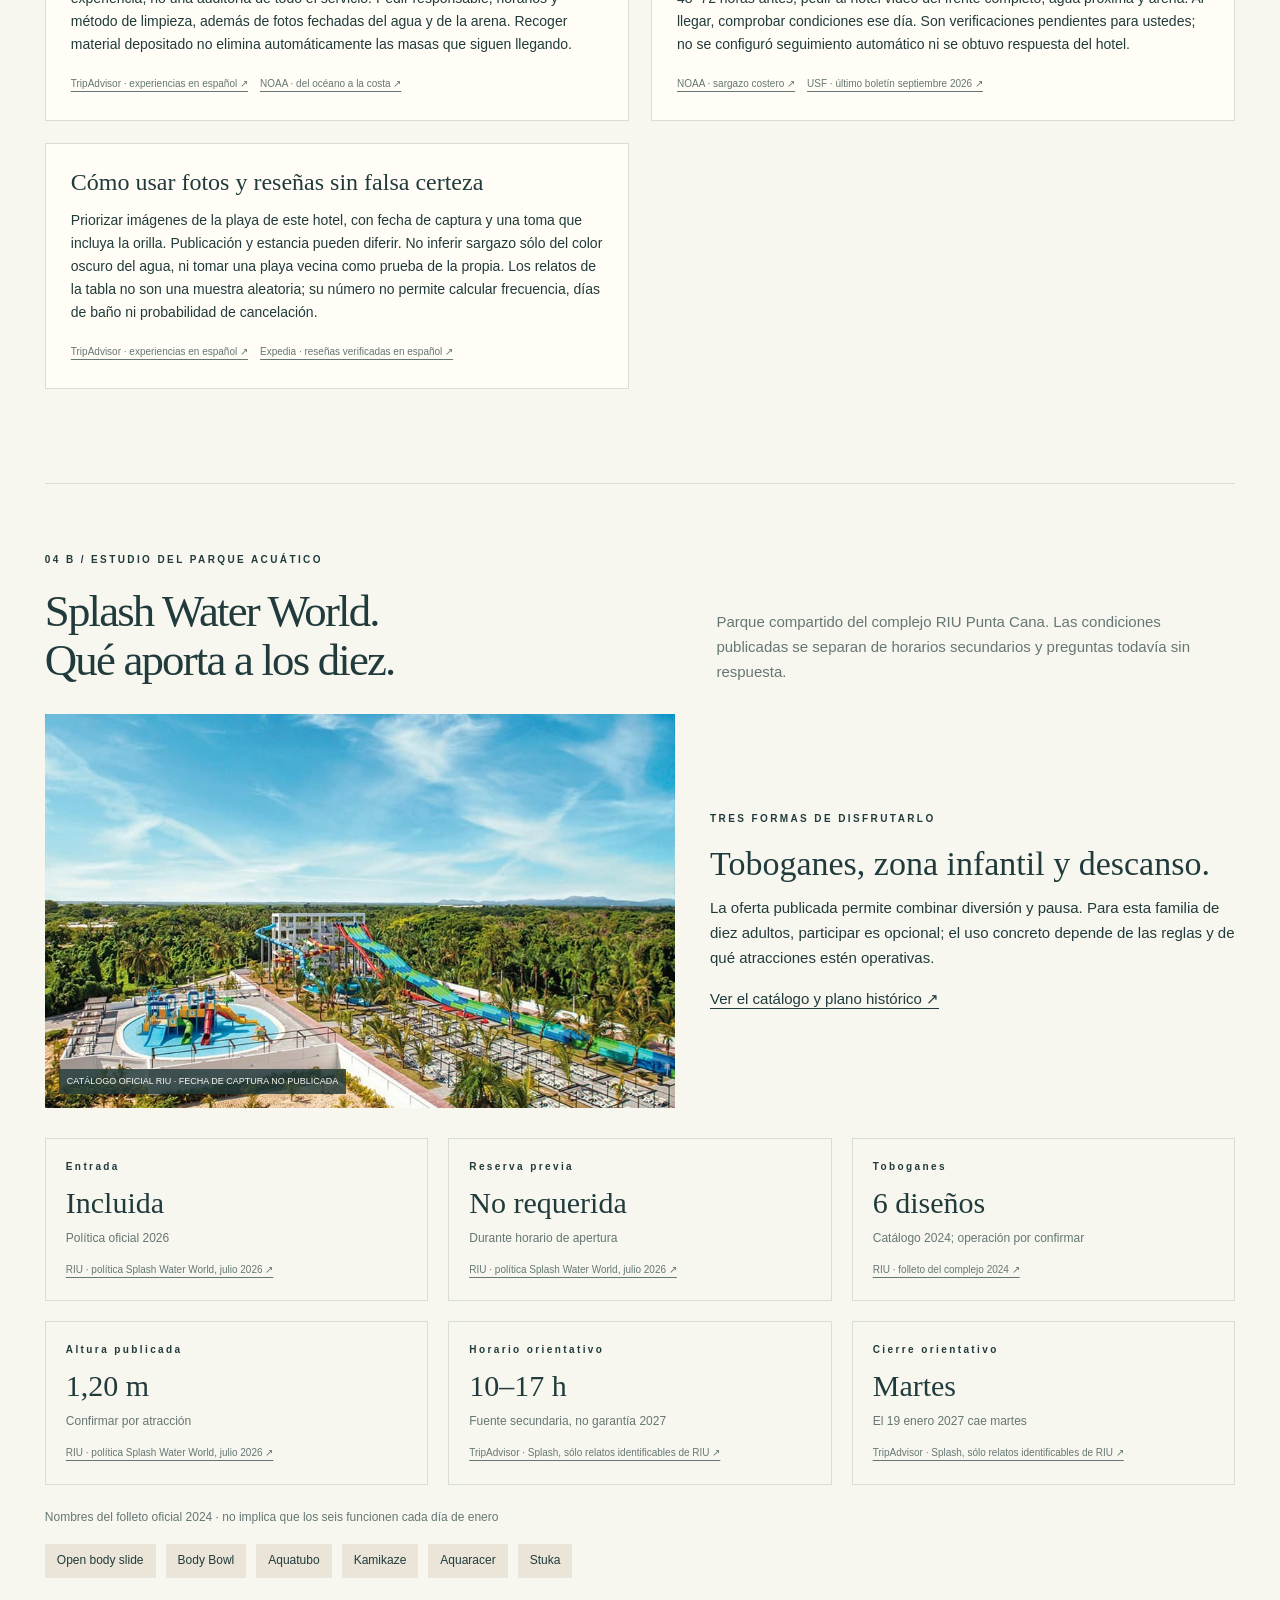
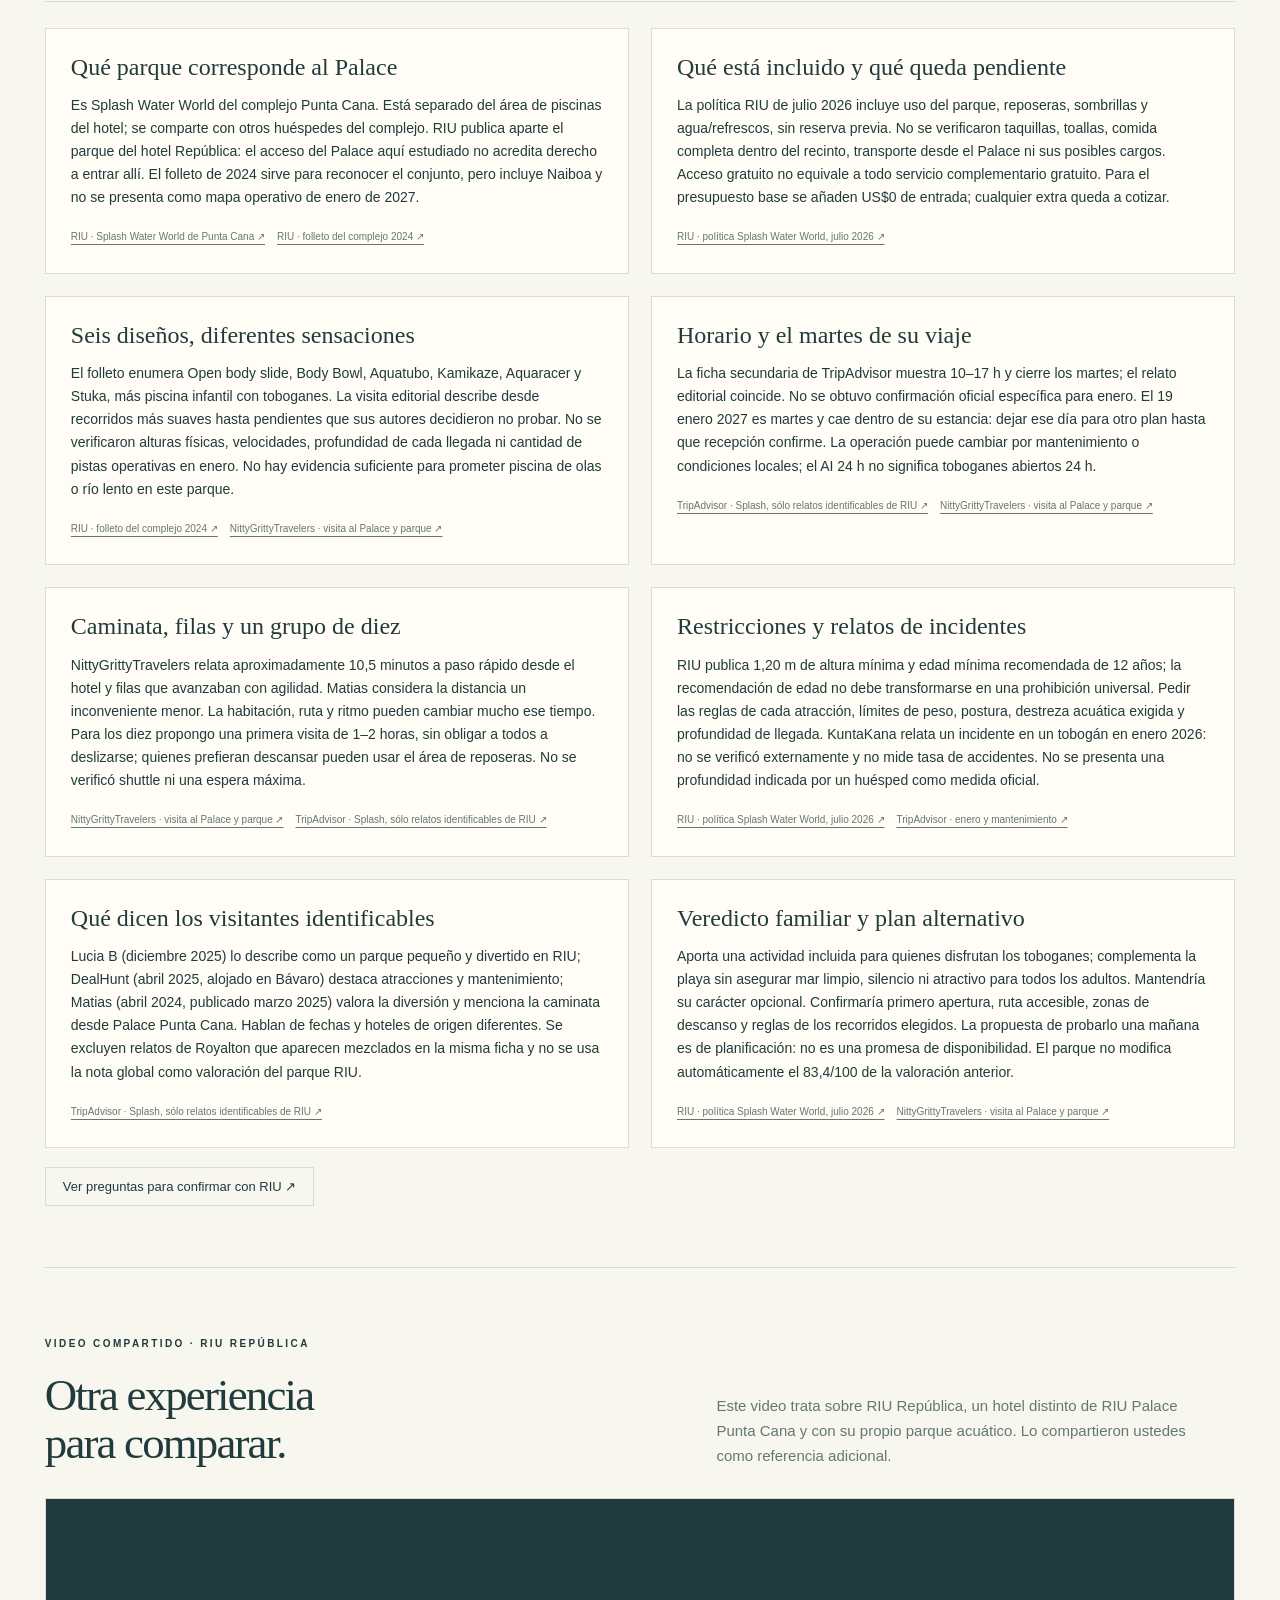
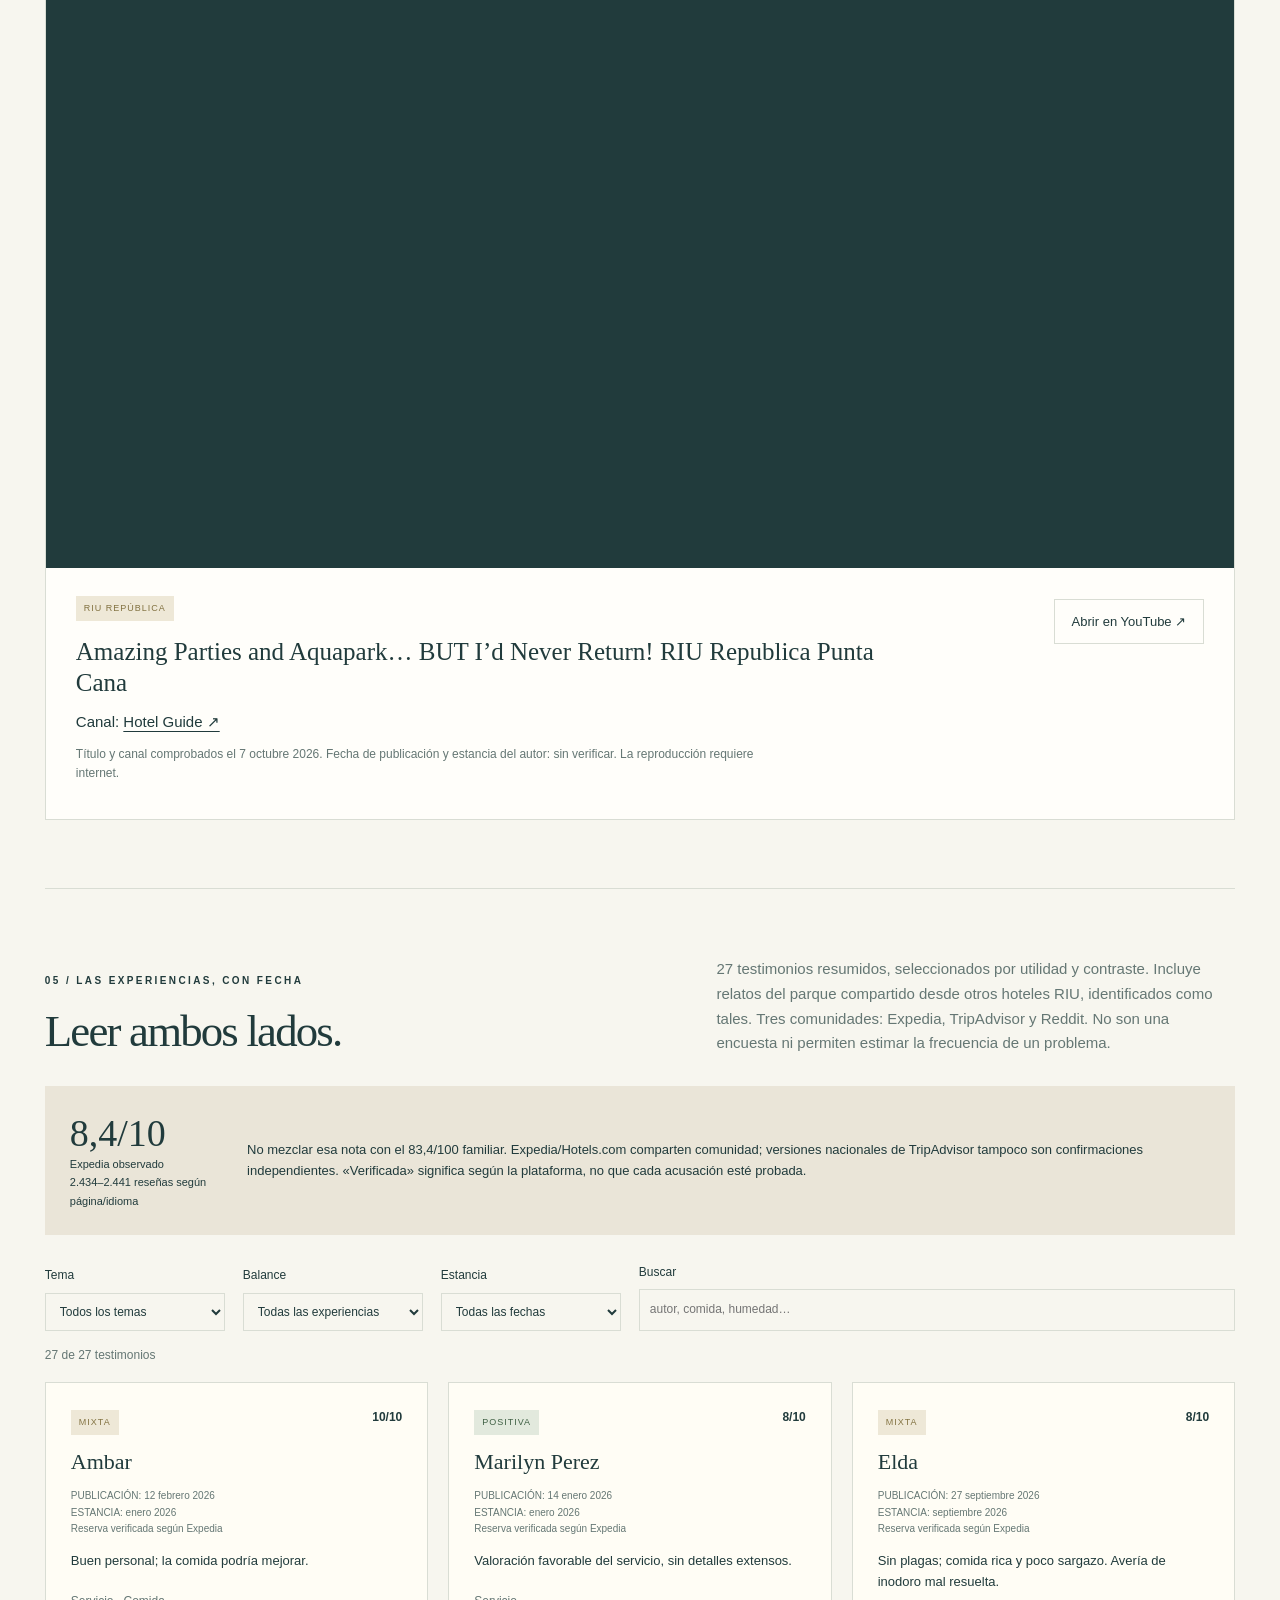
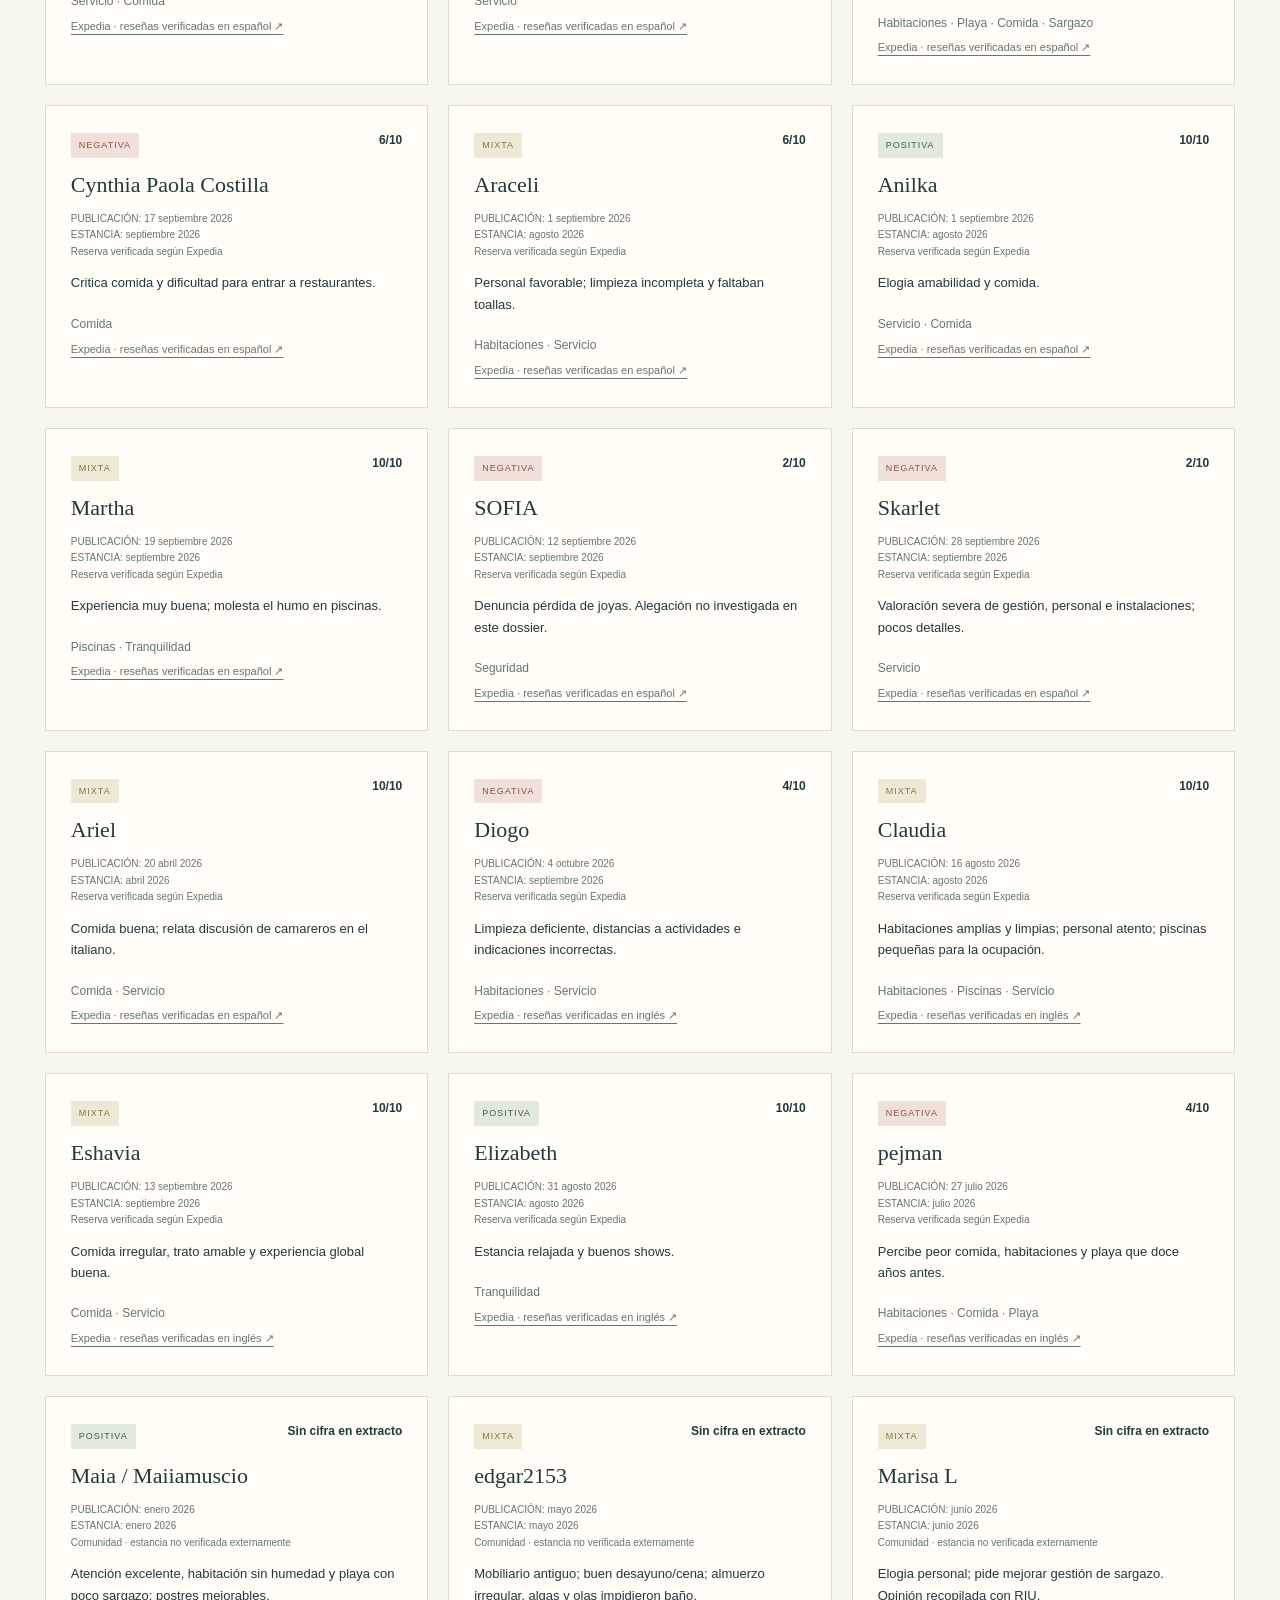
<file: palace/index.html>
<!doctype html><html lang="es"><head><meta charset="utf-8"><meta name="viewport" content="width=device-width,initial-scale=1"><title>RIU Palace Punta Cana · Dossier familiar enero 2027</title><link rel="stylesheet" href="assets/styles.css"><script defer src="assets/data.js"></script><script defer src="assets/app.js"></script><link rel="stylesheet" href="../shared.css"></head><body><div class="family-bar"><a href="../index.html">← Inicio familiar</a><nav aria-label="Informes de vacaciones"><a href="../palace/index.html">RIU Palace</a><a href="../dominicana/index.html">Comparador RIU</a><a href="../investigacion/index.html">Investigación general</a></nav></div><header><a class="brand" href="#inicio">enero, juntos<span>.</span></a><nav aria-label="Secciones del dossier"><a href="#decision">Decisión</a><a href="#habitaciones">Habitaciones</a><a href="#comidas">Comidas</a><a href="#mar">Mar y estudios</a><a href="#video">Video</a><a href="#reviews">Reseñas</a><a href="#fotos">Fotos</a><a href="#presupuesto">Presupuesto</a><a href="#confirmar">Confirmar</a><a href="#fuentes">Fuentes</a></nav><span class="edition">DOSSIER / 2027</span></header><main><section id="inicio" class="intro"><p class="eyebrow">DIEZ ADULTOS · OCHO NOCHES · INVESTIGACIÓN 07 OCT 2026</p><h1>RIU Palace<br><em>Punta Cana.</em></h1><p class="lead">El hotel, visto de cerca.<br>Lo que ofrece, lo que cuentan sus huéspedes<br>y lo que conviene confirmar para viajar en familia.</p><div class="hero"><button class="hero-photo" data-photo="3" aria-label="Ampliar vista aérea del hotel"><img src="assets/images/foto-04.jpg" alt="RIU Palace Punta Cana frente a Arena Gorda"><span>ARENA GORDA · FOTOGRAFÍA OFICIAL RIU</span></button><div class="hero-copy"><p class="eyebrow">UN PALACE FAMILIAR CON MARGEN</p><h2>La playa atrae.<br>Los detalles deciden.</h2><p>Una elección razonable por ubicación, comodidad de comidas y costo. La calma y el mantenimiento requieren una mirada más cuidadosa.</p><div class="hero-price"><div><b>~US$3.240</b><small>POR PERSONA · PLAN BASE</small></div><div><b>83,4<span>/100</span></b><small>VALORACIÓN FAMILIAR PREVIA</small></div></div><p class="small">15–23 enero 2027 · cinco dobles<br>ROS → PUJ directo · transfer 30–45 min</p><a class="button cream" href="#reviews">Leer a los huéspedes ↗</a><a class="text-link" href="#presupuesto">Examinar el costo</a></div></div><div class="notice">Precio estimado a partir de la observación anterior de hoy. No se recotizaron cinco habitaciones ni diez plazas. Las fotos son de catálogo y ninguna prueba estado futuro o playa libre de sargazo.</div><div class="research-strip"><div><b id="photo-total">44</b><span>fotos reales locales</span></div><div><b id="review-total">24</b><span>testimonios seleccionados</span></div><div><b id="chapter-total">23</b><span>capítulos de detalle</span></div><div><b id="source-total">28</b><span>fuentes auditables</span></div></div></section>
<section id="decision"><div class="section-top"><div><p class="eyebrow">01 / LA DECISIÓN</p><h2>Qué esperar de esta elección.</h2></div><p>Un resort familiar y animado. La comodidad del AI tiene valor; el silencio y la uniformidad de servicio no están asegurados.</p></div><div class="cards"><article><span class="tag positive">A FAVOR</span><h3>Playa y logística simples.</h3><p>Arena Gorda frente al hotel. El modelo conserva vuelo directo desde Rosario y deja margen dentro del techo de US$4.000 por adulto.</p></article><article><span class="tag mixed">EL COMPROMISO</span><h3>Palace con años de uso.</h3><p>La web menciona reforma de 2018. «Renovado» no demuestra reforma nueva en 2026/2027; las reseñas describen estados muy distintos entre habitaciones.</p><a href="#fuente-punta">Fuente RIU ↗</a></article><article><span class="tag negative">LO QUE NO SE PROMETE</span><h3>Mar perfecto ni silencio.</h3><p>El oleaje y el sargazo cambian. Hay música, shows, niños y áreas de mayor movimiento. La habitación asignada importa.</p></article></div><div class="study-summary" id="study-summary"><div class="study-label"><p class="eyebrow">ESTUDIOS AÑADIDOS · SARGAZO Y PARQUE ACUÁTICO</p><p class="small">Conclusiones para el 15–23 enero 2027 · fuentes consultadas 7 octubre 2026</p></div><div class="study-summary-grid"><article><span class="tag mixed">SARGAZO · SIN GARANTÍA DE AUSENCIA</span><h3>Enero tampoco asegura mar limpio.</h3><p id="sarg-summary"></p><a href="#sargazo">Abrir el estudio de sargazo ↗</a></article><article><span class="tag positive">PARQUE · ACCESO INCLUIDO</span><h3>Una actividad que suma opciones.</h3><p id="park-summary"></p><a href="#parque">Abrir el estudio del parque ↗</a></article></div></div><div class="two"><div><h3>Se adapta si…</h3><ul><li>Quieren comer y organizarse dentro del resort.</li><li>Valoran la playa y el margen de presupuesto.</li><li>Aceptan revisar habitación y resolver pequeñas fallas.</li><li>La animación resulta tolerable y la vela es un extra.</li></ul></div><div><h3>Conviene reconsiderar si…</h3><ul><li>El silencio absoluto es un requisito.</li><li>Esperan un hotel recién reformado en 2026.</li><li>Necesitan mar sin algas y siempre calmo.</li><li>La mesa de diez en cada temático es imprescindible.</li></ul></div></div><details><summary>Las trece puntuaciones de la investigación anterior</summary><div id="metrics" class="metric-grid"></div><p class="small">Escala de conveniencia familiar, no notas de huéspedes. Global: playa 25%, clima 15%, servicio 15%, comida 15%, tranquilidad 10%, viaje 8%, tenis 7%, valor 5%. Clima y comida son agregados; no se suman otra vez sus subcomponentes.</p></details></section>
<section id="habitaciones"><div class="section-top"><div><p class="eyebrow">02 / HABITACIONES</p><h2>La categoría debe estar escrita.</h2></div><p>El precio base conserva Junior Suite estándar. Las otras opciones se muestran para entender diferencias y pedir una cotización concreta.</p></div><div class="room-grid" id="room-cards"></div><div class="notice">Los códigos OTA y RIU pueden diferir. «Superior» no garantiza más metros, y «comunicante» puede significar dos unidades. No se incluyó mejora, vista mar o suite en el costo base.</div><div id="room-details" class="chapter-grid"></div></section>
<section id="comidas"><div class="section-top"><div><p class="eyebrow">03 / COMER SIN ORGANIZAR CADA DÍA</p><h2>Muchos espacios.<br>Experiencias diferentes.</h2></div><p>El catálogo RIU enumera siete propuestas, incluido el grill, y cinco bares. La OTA puede contar restaurantes de otra manera. Horarios y menú de enero pendientes.</p></div><div class="dining-grid" id="dining"></div><div id="food-details" class="chapter-grid"></div></section>
<section id="mar"><div class="section-top"><div><p class="eyebrow">04 / PLAYA, PISCINAS Y DEPORTE</p><h2>Un paisaje.<br>Varias condiciones reales.</h2></div><p>La playa importa para bañarse; viento y olas importan para navegar. La posibilidad de catamarán no elimina el hotel si ese día no se puede salir.</p></div><div class="image-pair"><button data-photo="3"><img src="assets/images/foto-04.jpg" alt="Frente de playa real del hotel"><span>Playa y escala del resort · catálogo RIU</span></button><button data-photo="9"><img src="assets/images/foto-10.jpg" alt="Piscina y bar del resort"><span>La piscina como alternativa al mar</span></button></div><div class="sea-banner"><h3>Ninguna garantía de cero sargazo.</h3><p>Un relato favorable de enero y otro desfavorable de mayo describen semanas distintas. El dato regional de USF no permite pronosticar Arena Gorda en enero de 2027.</p><a href="#sargazo">Estudio de sargazo ↗</a><a class="text-link" href="#parque">Estudio del parque acuático ↗</a></div><div id="sea-details" class="chapter-grid"></div><div id="sport-details" class="chapter-grid"></div></section>
<section id="sargazo"><div class="section-top"><div><p class="eyebrow">04 A / ESTUDIO DE SARGAZO</p><h2>Una fecha.<br>Ninguna certeza automática.</h2></div><p>Playa estudiada: Arena Gorda, frente a RIU Palace Punta Cana. Se distingue evidencia regional, relatos locales y decisiones para la familia.</p></div><div id="sarg-timeline" class="study-timeline"></div><p class="small">Las cifras corresponden a ámbitos diferentes. No se comparan como una serie local ni se convierten en probabilidad para enero de 2027.</p><div class="report-table-wrap"><table class="report-table"><caption>Condiciones relatadas por huéspedes del Palace · no son mediciones</caption><thead><tr><th>Estancia</th><th>Autor</th><th>Qué describe</th><th>Fuente</th></tr></thead><tbody id="beach-reports"></tbody></table></div><div id="sarg-study-details" class="chapter-grid"></div></section><section id="parque"><div class="section-top"><div><p class="eyebrow">04 B / ESTUDIO DEL PARQUE ACUÁTICO</p><h2>Splash Water World.<br>Qué aporta a los diez.</h2></div><p>Parque compartido del complejo RIU Punta Cana. Las condiciones publicadas se separan de horarios secundarios y preguntas todavía sin respuesta.</p></div><div class="park-feature"><button data-photo="1" aria-label="Ampliar fotografía oficial de Splash Water World"><img src="assets/images/foto-02.jpg" alt="Toboganes de Splash Water World del complejo RIU Punta Cana"><span>CATÁLOGO OFICIAL RIU · FECHA DE CAPTURA NO PUBLICADA</span></button><div><p class="eyebrow">TRES FORMAS DE DISFRUTARLO</p><h3>Toboganes, zona infantil y descanso.</h3><p>La oferta publicada permite combinar diversión y pausa. Para esta familia de diez adultos, participar es opcional; el uso concreto depende de las reglas y de qué atracciones estén operativas.</p><a href="#fuente-splash-brochure">Ver el catálogo y plano histórico ↗</a></div></div><div id="park-facts" class="park-facts"></div><div class="ride-strip"><p class="small">Nombres del folleto oficial 2024 · no implica que los seis funcionen cada día de enero</p><div id="ride-names"></div></div><div id="park-study-details" class="chapter-grid"></div><a class="button" href="#confirmar">Ver preguntas para confirmar con RIU ↗</a></section>
<section id="video" aria-labelledby="video-title"><div class="section-top"><div><p class="eyebrow">VIDEO COMPARTIDO · RIU REPÚBLICA</p><h2 id="video-title">Otra experiencia<br>para comparar.</h2></div><p>Este video trata sobre RIU República, un hotel distinto de RIU Palace Punta Cana y con su propio parque acuático. Lo compartieron ustedes como referencia adicional.</p></div><div class="video-card"><div class="video-frame"><iframe src="https://www.youtube-nocookie.com/embed/pPT00OFGjXA" title="Video de Hotel Guide sobre RIU República" loading="lazy" referrerpolicy="strict-origin-when-cross-origin" allow="accelerometer; encrypted-media; gyroscope; picture-in-picture; fullscreen" allowfullscreen></iframe></div><div class="video-caption"><div><span class="tag mixed">RIU REPÚBLICA</span><h3>Amazing Parties and Aquapark… BUT I’d Never Return! RIU Republica Punta Cana</h3><p>Canal: <a href="https://www.youtube.com/@hotelguideforyou" target="_blank" rel="noopener noreferrer">Hotel Guide ↗</a></p><p class="small">Título y canal comprobados el 7 octubre 2026. Fecha de publicación y estancia del autor: sin verificar. La reproducción requiere internet.</p></div><a class="button" href="https://www.youtube.com/watch?v=pPT00OFGjXA" target="_blank" rel="noopener noreferrer">Abrir en YouTube ↗</a></div></div></section>
<section id="reviews"><div class="section-top"><div><p class="eyebrow">05 / LAS EXPERIENCIAS, CON FECHA</p><h2>Leer ambos lados.</h2></div><p><span id="review-total-copy">27</span> testimonios resumidos, seleccionados por utilidad y contraste. Incluye relatos del parque compartido desde otros hoteles RIU, identificados como tales. Tres comunidades: Expedia, TripAdvisor y Reddit. No son una encuesta ni permiten estimar la frecuencia de un problema.</p></div><div class="review-summary"><div><b>8,4/10</b><span>Expedia observado<br>2.434–2.441 reseñas según página/idioma</span></div><p>No mezclar esa nota con el 83,4/100 familiar. Expedia/Hotels.com comparten comunidad; versiones nacionales de TripAdvisor tampoco son confirmaciones independientes. «Verificada» significa según la plataforma, no que cada acusación esté probada.</p></div><div class="toolbar"><label>Tema<select id="review-topic"><option value="all">Todos los temas</option></select></label><label>Balance<select id="review-tone"><option value="all">Todas las experiencias</option><option value="positiva">Positivas</option><option value="mixta">Mixtas</option><option value="negativa">Negativas</option></select></label><label>Estancia<select id="review-period"><option value="all">Todas las fechas</option><option value="january">Enero de 2026</option></select></label><label class="search-label">Buscar<input id="review-search" type="search" placeholder="autor, comida, humedad…"></label></div><p class="small" id="review-count" aria-live="polite"></p><div id="review-list" class="review-grid"></div><div class="two evidence"><article><h3>Qué se repite y merece comprobarse.</h3><p>Trato del personal favorable en muchos relatos, junto con limpieza y mantenimiento variables. La comida despierta opiniones opuestas; acceso a temáticos puede generar fricción. Se recomienda priorizar control de habitación y logística de cenas.</p></article><article><h3>Qué no permite afirmar esta muestra.</h3><p>No prueba que haya una plaga general, que todo el personal actúe mal ni que un servicio falle siempre. Las denuncias de pérdida de objetos son alegaciones; su presencia justifica leerlas, no atribuir culpabilidad. Tampoco se elimina una crítica porque otro huésped haya tenido buena experiencia.</p></article></div><details><summary>Cómo se contrastó la evidencia y qué quedó pendiente</summary><p>Se buscaron experiencias favorables y adversas, con atención a enero de 2026. Se conservan autor, publicación, estancia y fuente; cuando falta una cifra no se inventa una puntuación. Una reseña publicada en febrero puede describir una estancia en enero.</p><p>Booking no ofreció un texto de reseñas accesible en esta consulta; no se añadieron opiniones supuestas. Las reseñas hospedadas en RIU no se contaron como una cuarta comunidad independiente. Una mención de futura remodelación hecha por un huésped no acredita un anuncio oficial. El dossier y su ampliación no constituyen una lectura exhaustiva de miles de reseñas ni una auditoría presencial.</p></details></section>
<section id="fotos"><div class="section-top"><div><p class="eyebrow">06 / GALERÍA DE DETALLE</p><h2>Mirar. Ampliar. Verificar.</h2></div><p>44 fotografías locales procedentes del catálogo oficial. Cada una enlaza su origen. Fecha de captura no publicada; las suites alternativas y los espacios del complejo están identificados.</p></div><div class="photo-toolbar" id="photo-filters"></div><p class="small" id="photo-count" aria-live="polite"></p><div id="gallery" class="gallery"></div></section>
<section id="presupuesto"><div class="section-top"><div><p class="eyebrow">07 / COSTO REAL PARA LOS DIEZ</p><h2>El margen, hecho visible.</h2></div><p>Tarifa anterior de hoy: ARS 5.109.414 por una doble y ocho noches, impuestos incluidos. Escalar a cinco no prueba disponibilidad conjunta. El simulador sólo calcula.</p></div><div class="budget-layout"><div class="budget-inputs"><label>ARS por USD<input type="number" id="fx" min="500" max="10000" value="1500"></label><label>Vuelo ida/vuelta por adulto · USD<input type="number" id="air" min="0" max="10000" value="1230"></label><label>Cabina extra por adulto · USD<input type="number" id="bag" min="0" max="3000" value="150"></label><label>Cargos adicionales sobre hotel + vuelo · %<input type="number" id="extra" min="0" max="100" value="0"></label><label>Extras opcionales totales del grupo · USD<input type="number" id="optional" min="0" max="100000" value="0"></label><button id="reset-budget">Volver al escenario base</button><p class="small">Extras permite provisionar vela, seguro, spa o excursiones. La clase figura a US$35 publicados; si se confirma por persona, diez clases serían US$350. No se suma automáticamente ni se asegura disponibilidad.</p></div><div><div id="budget-result" aria-live="polite"></div><p class="small">Transfer PUJ US$35/adulto, traslado ROS US$20 y margen US$100: provisiones. Los cargos son una sensibilidad, no una alícuota legal. Confirmar precio final y moneda de cobro. Ningún campo modifica una reserva.</p><a href="#fuente-riu-quote">Observación y límites de la tarifa ↗</a></div></div><details><summary>Escenarios originales: bajo, probable y alto</summary><div id="cost-table"></div><p class="small">~US$2.900 / 3.240 / 3.740 por persona. Los escenarios combinan supuestos, no intervalos estadísticos ni tres ofertas reservables. El probable usa ARS 1.500/USD; BNA vendedor observado hoy ARS 1.540. No es pronóstico de cambio.</p></details><div id="price-details" class="chapter-grid"></div></section>
<section id="viaje"><div class="section-top"><div><p class="eyebrow">08 / DESDE ROSARIO</p><h2>Un viaje para diez.</h2></div><p>8 noches reales en el hotel. Regreso aéreo a Rosario el 24 de enero. Comprobar noches y fechas al comparar propuestas.</p></div><div class="route"><span>Casa en ROS</span><i>→</i><span>Aeropuerto ROS</span><i>→</i><span>PUJ · vuelo directo</span><i>→</i><span>Palace Punta Cana</span></div><p class="small">~13,5 horas puerta a puerta: estimación con presentación, ingreso y transfer. No es sólo tiempo de vuelo.</p><div id="trip-details" class="chapter-grid"></div></section>
<section id="confirmar"><div class="section-top"><div><p class="eyebrow">09 / ANTES DE RESERVAR</p><h2>Convertir dudas en respuestas.</h2></div><p>Checklist persistente en este navegador. Marcar significa que ustedes lo confirmaron; no que el hotel ya respondió. No se enviaron mensajes ni reservas.</p></div><p id="check-count" class="small" aria-live="polite"></p><div id="checklist" class="checklist"></div><div class="actions"><button id="copy-questions">Copiar preguntas para el hotel</button><button id="clear-checks">Limpiar checklist</button><button id="print">Imprimir / guardar PDF</button></div><p id="copy-status" class="small" aria-live="polite"></p><details><summary>Contacto oficial y texto listo para consultar</summary><p>RIU Palace Punta Cana · Playa de Arena Gorda<br>Teléfono: <a href="tel:+18099333118">+1 809 933 3118</a><br>Correo: <a href="mailto:palace.puntacana@riu.com">palace.puntacana@riu.com</a> · <a href="https://www.google.com/maps/search/?api=1&query=18.722496%2C-68.459642" target="_blank" rel="noopener">Ubicación en mapa ↗</a></p><textarea id="questions" readonly rows="14" aria-label="Preguntas preparadas para consultar al hotel"></textarea><p class="small">El texto queda preparado para ustedes; copiarlo no lo envía. El precio orientativo no debe confundirse con una aceptación comercial.</p></details></section>
<section id="fuentes"><div class="section-top"><div><p class="eyebrow">10 / EVIDENCIA Y PROCEDENCIA</p><h2>Todo debe poder rastrearse.</h2></div><p>Información oficial, modelos de planificación y experiencias de viajeros tienen distinto alcance. Consulta adicional 7 octubre 2026; vuelo y tarifa heredados de la investigación de hoy.</p></div><div id="sources" class="sources"></div></section></main><footer><b>enero, juntos.</b><p>Dossier específico para la reunión familiar · 7 octubre 2026.<br>Funciona sin conexión. Enlaces externos requieren internet.</p><a href="data/research.json">Datos auditables ↗</a><a href="data/photos.json">Procedencia de fotos ↗</a><a href="README.txt">Cómo abrir ↗</a></footer><dialog id="photo-dialog"><button id="photo-close" aria-label="Cerrar fotografía">×</button><img id="large-photo" alt=""><div class="photo-bottom"><button id="photo-prev" aria-label="Foto anterior">←</button><div><b id="photo-caption"></b><p id="photo-meta"></p></div><button id="photo-next" aria-label="Foto siguiente">→</button></div></dialog></body></html>
</file>
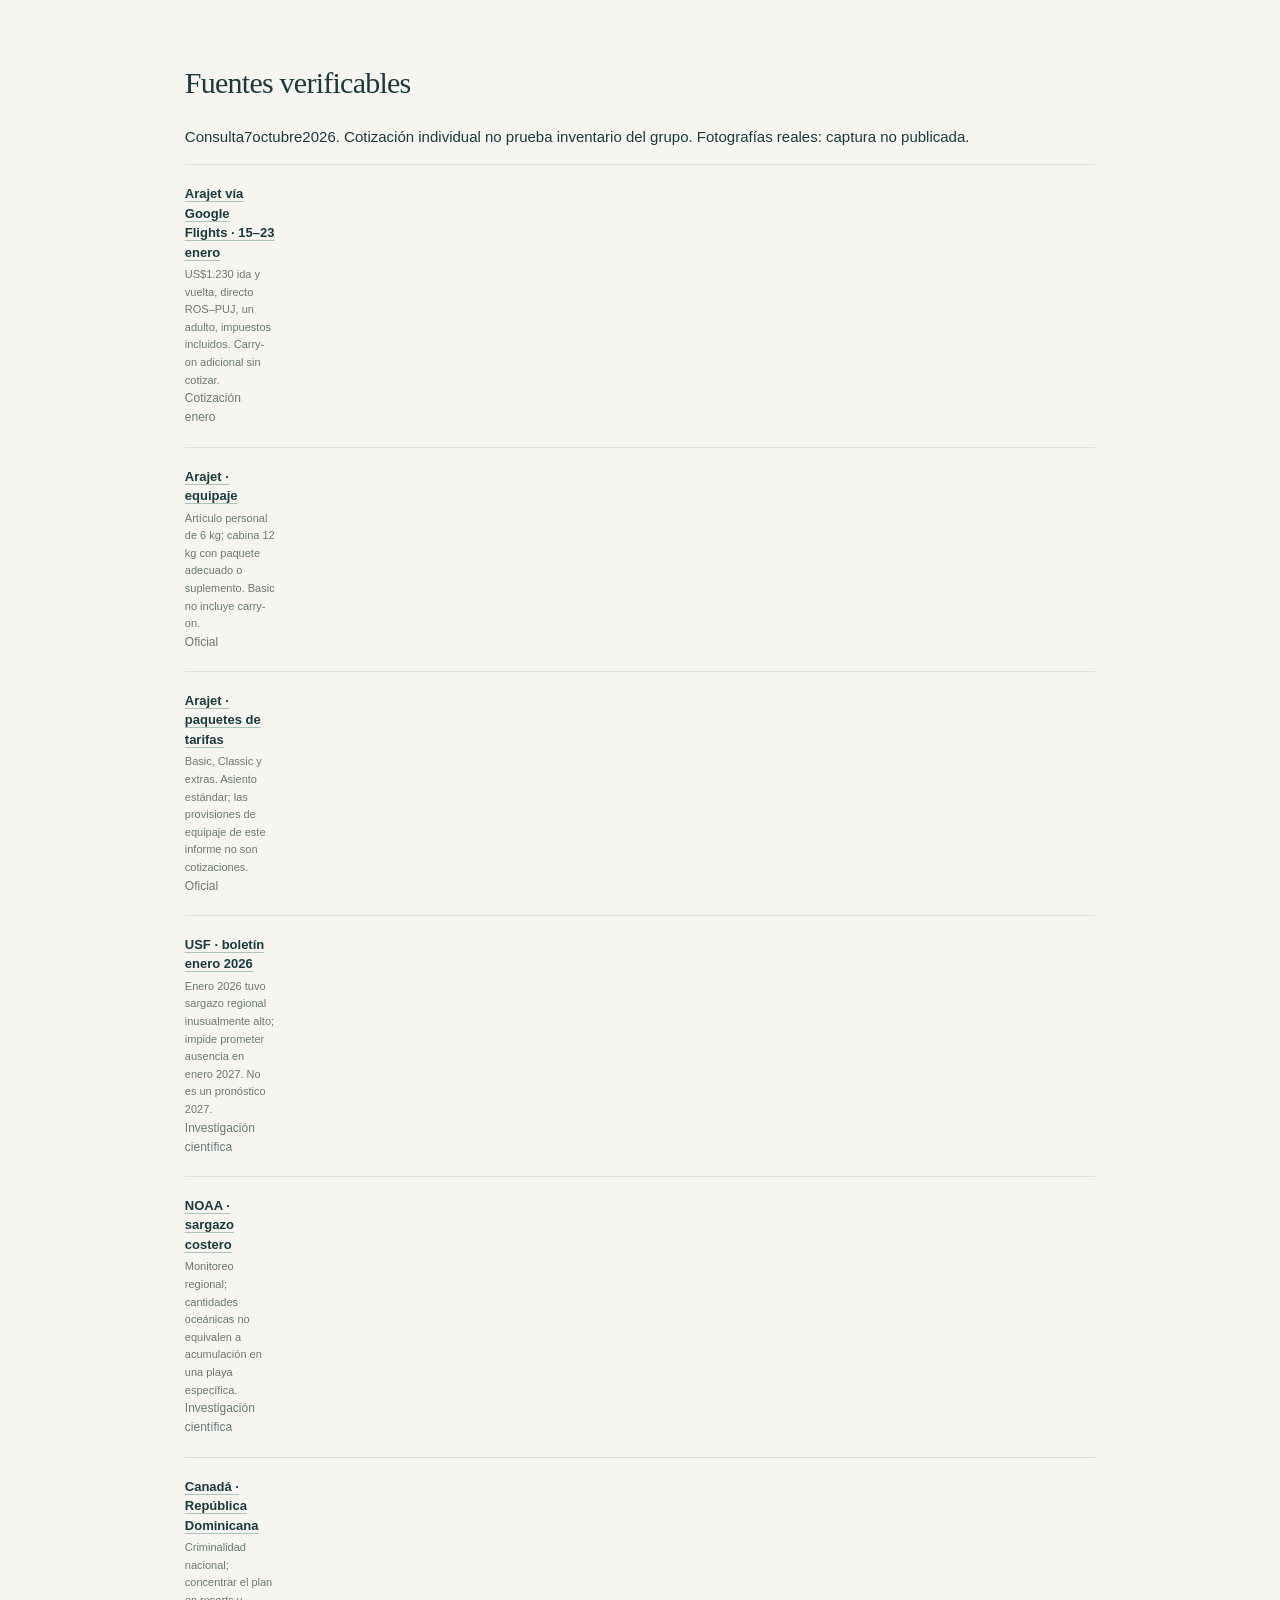
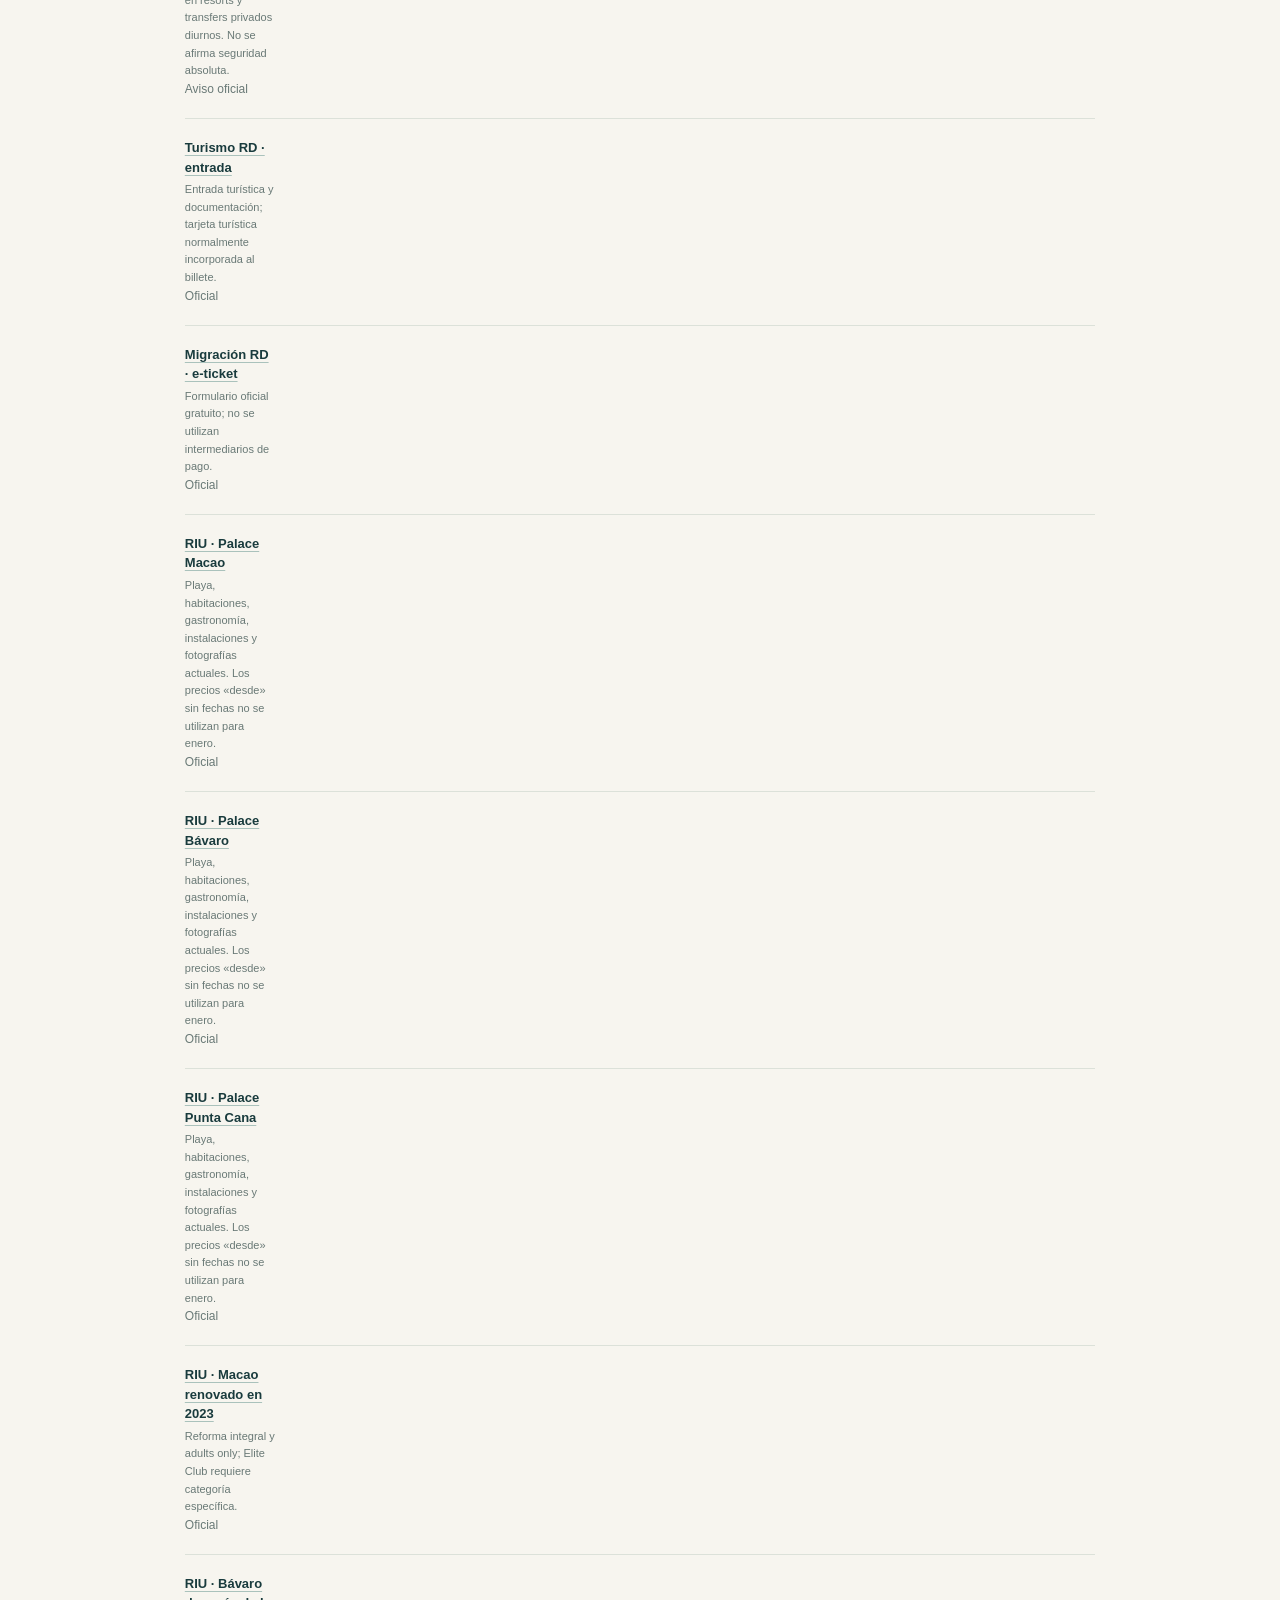
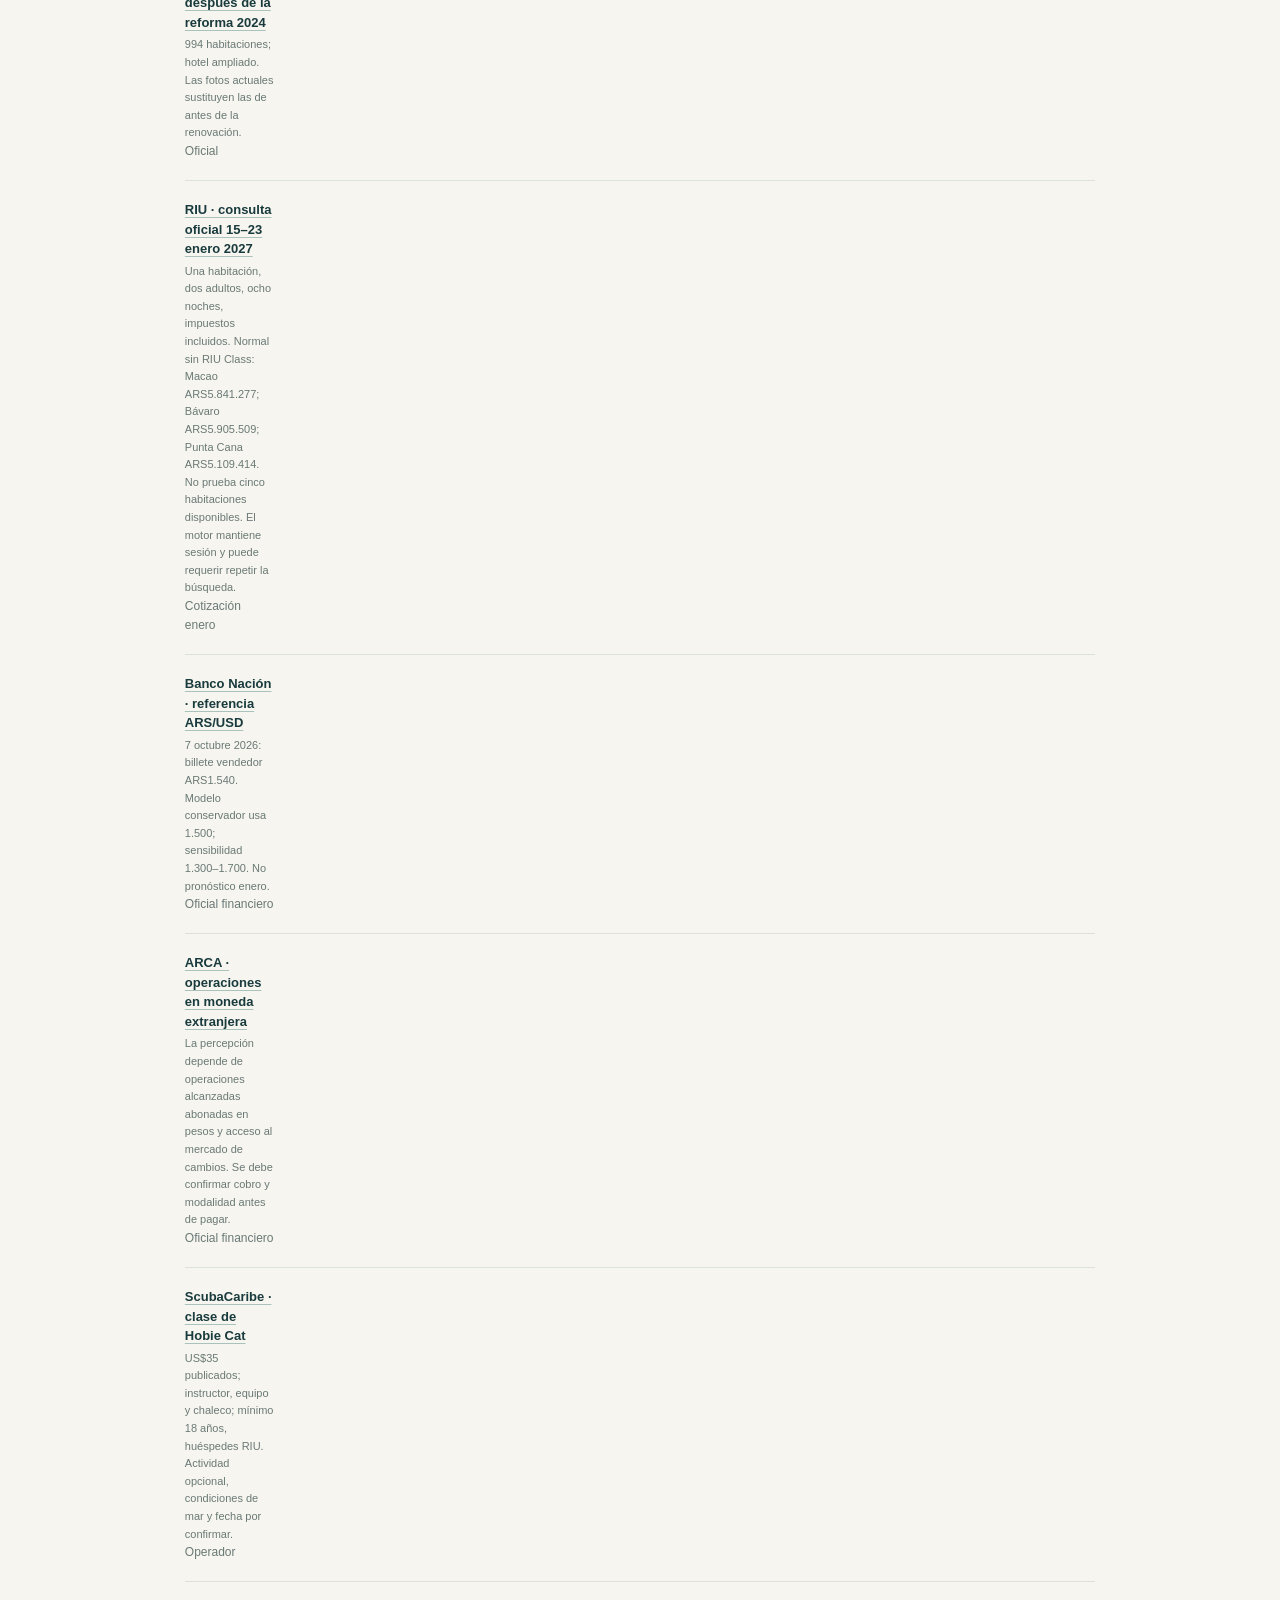
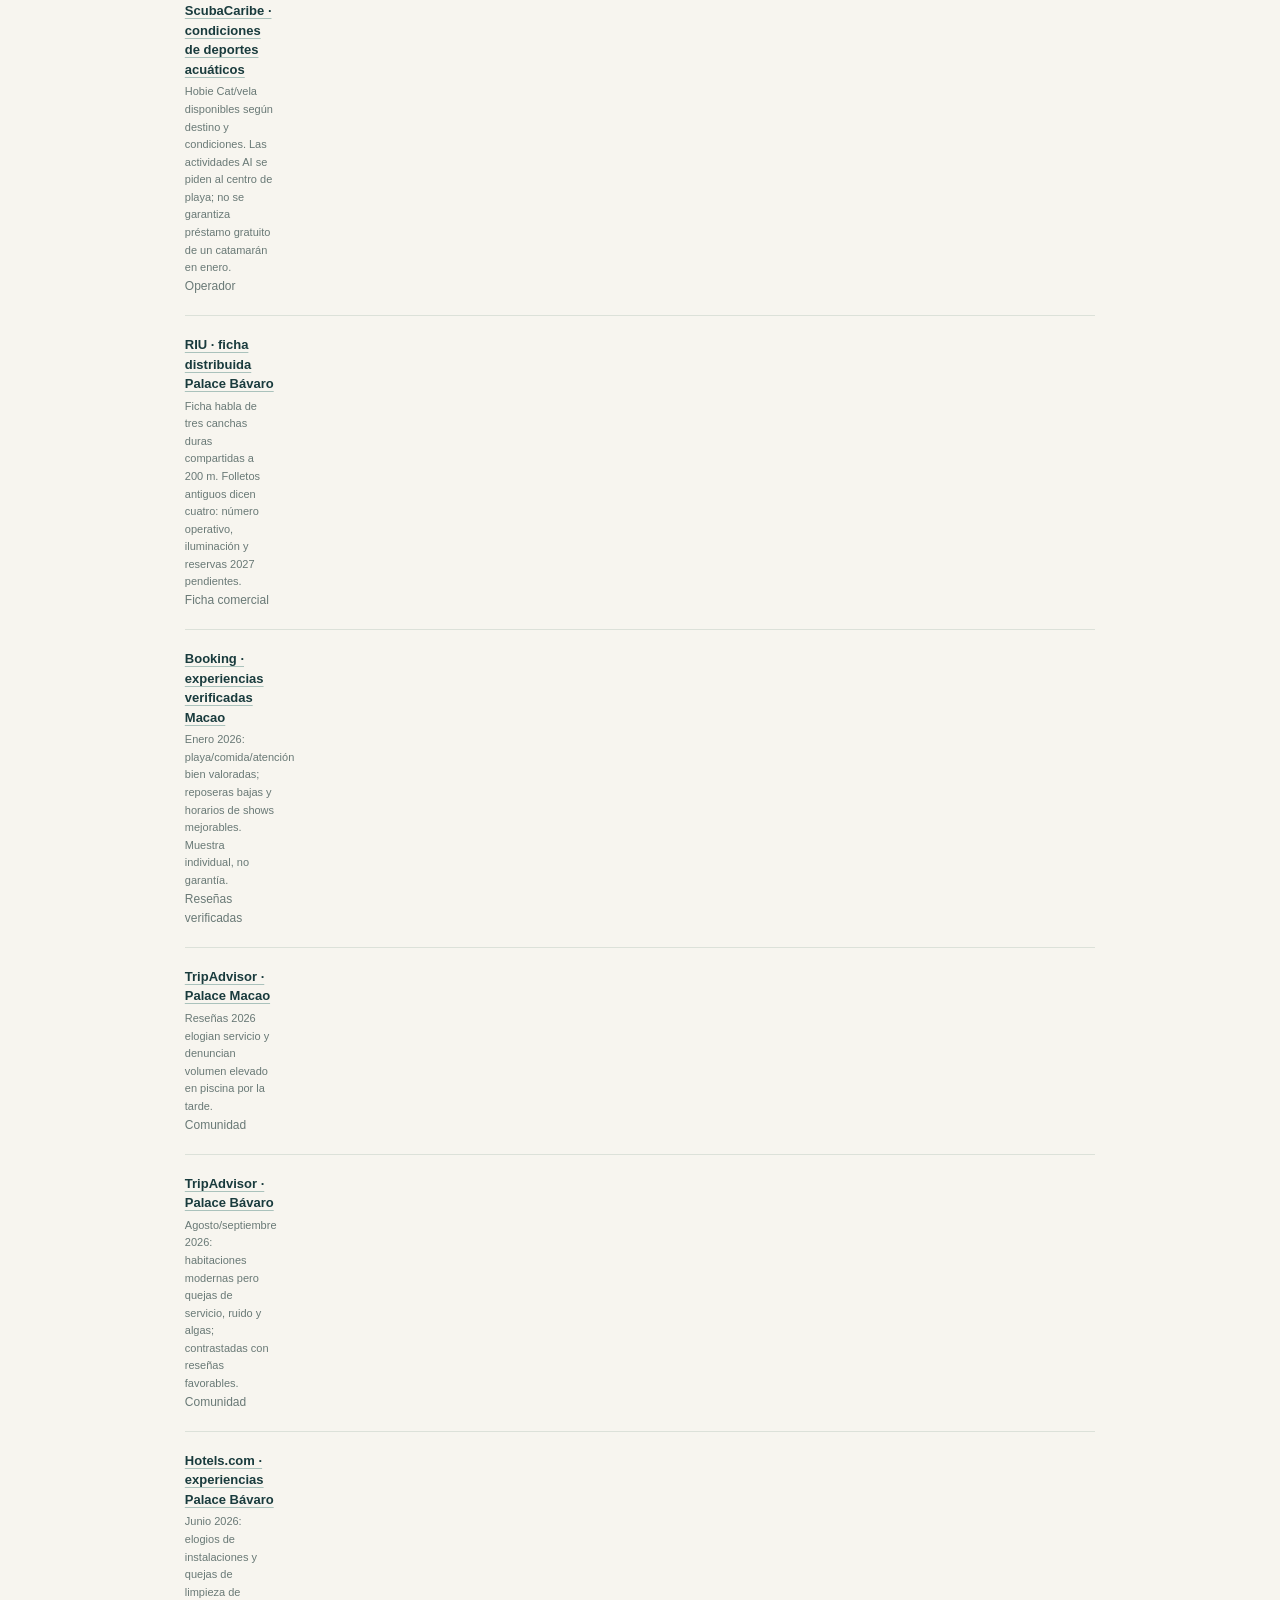
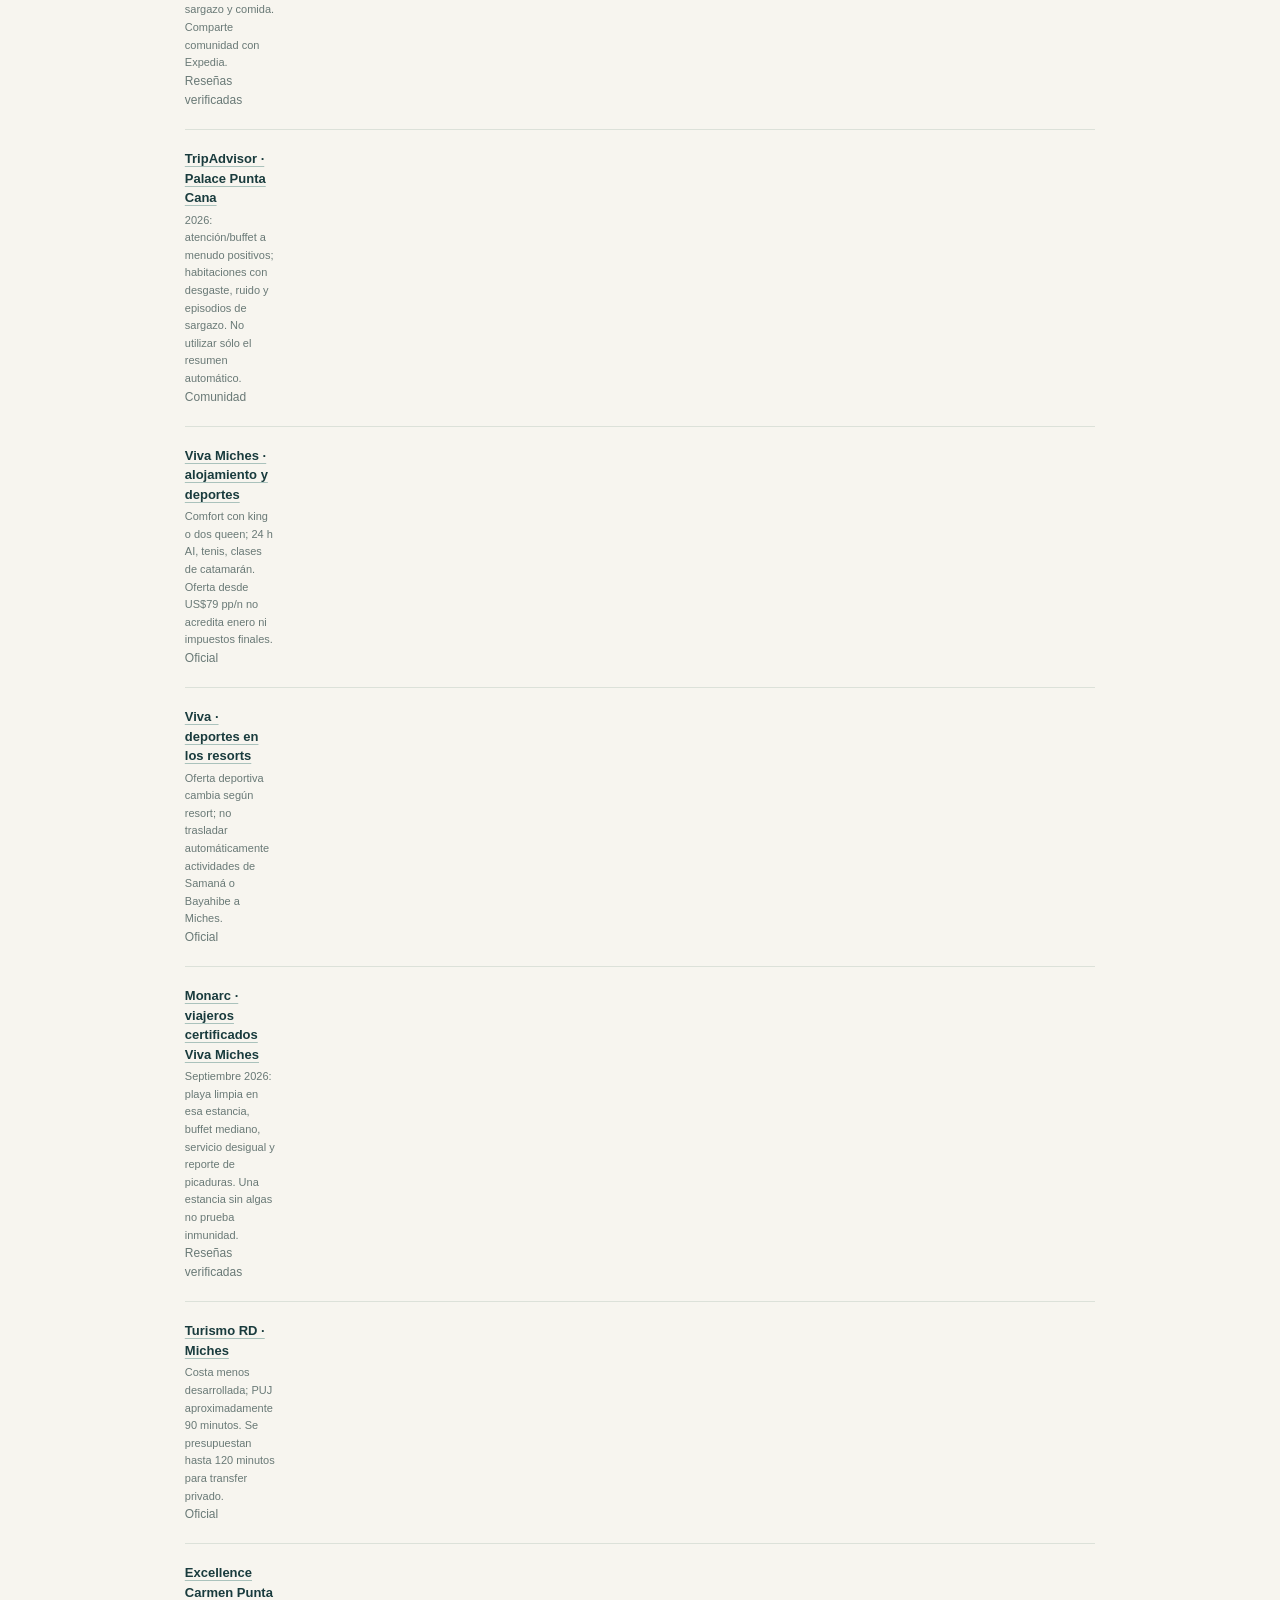
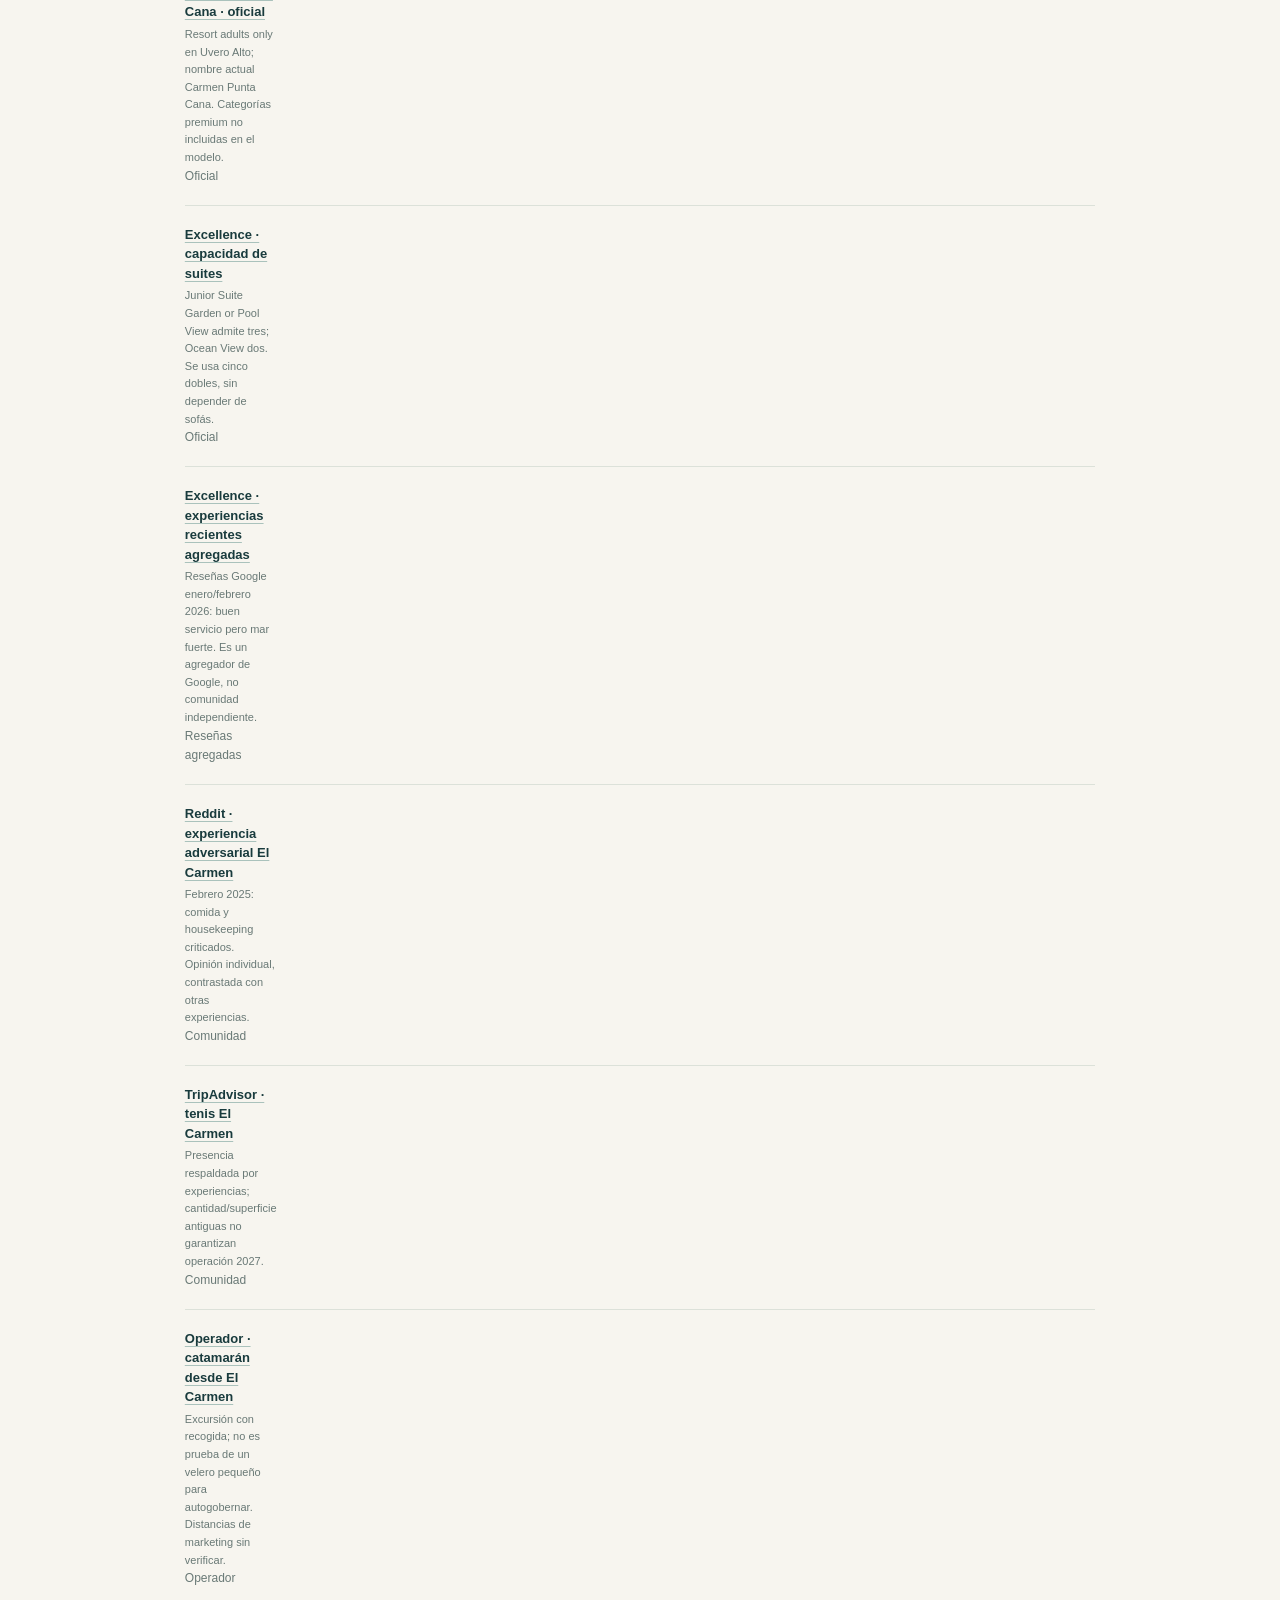
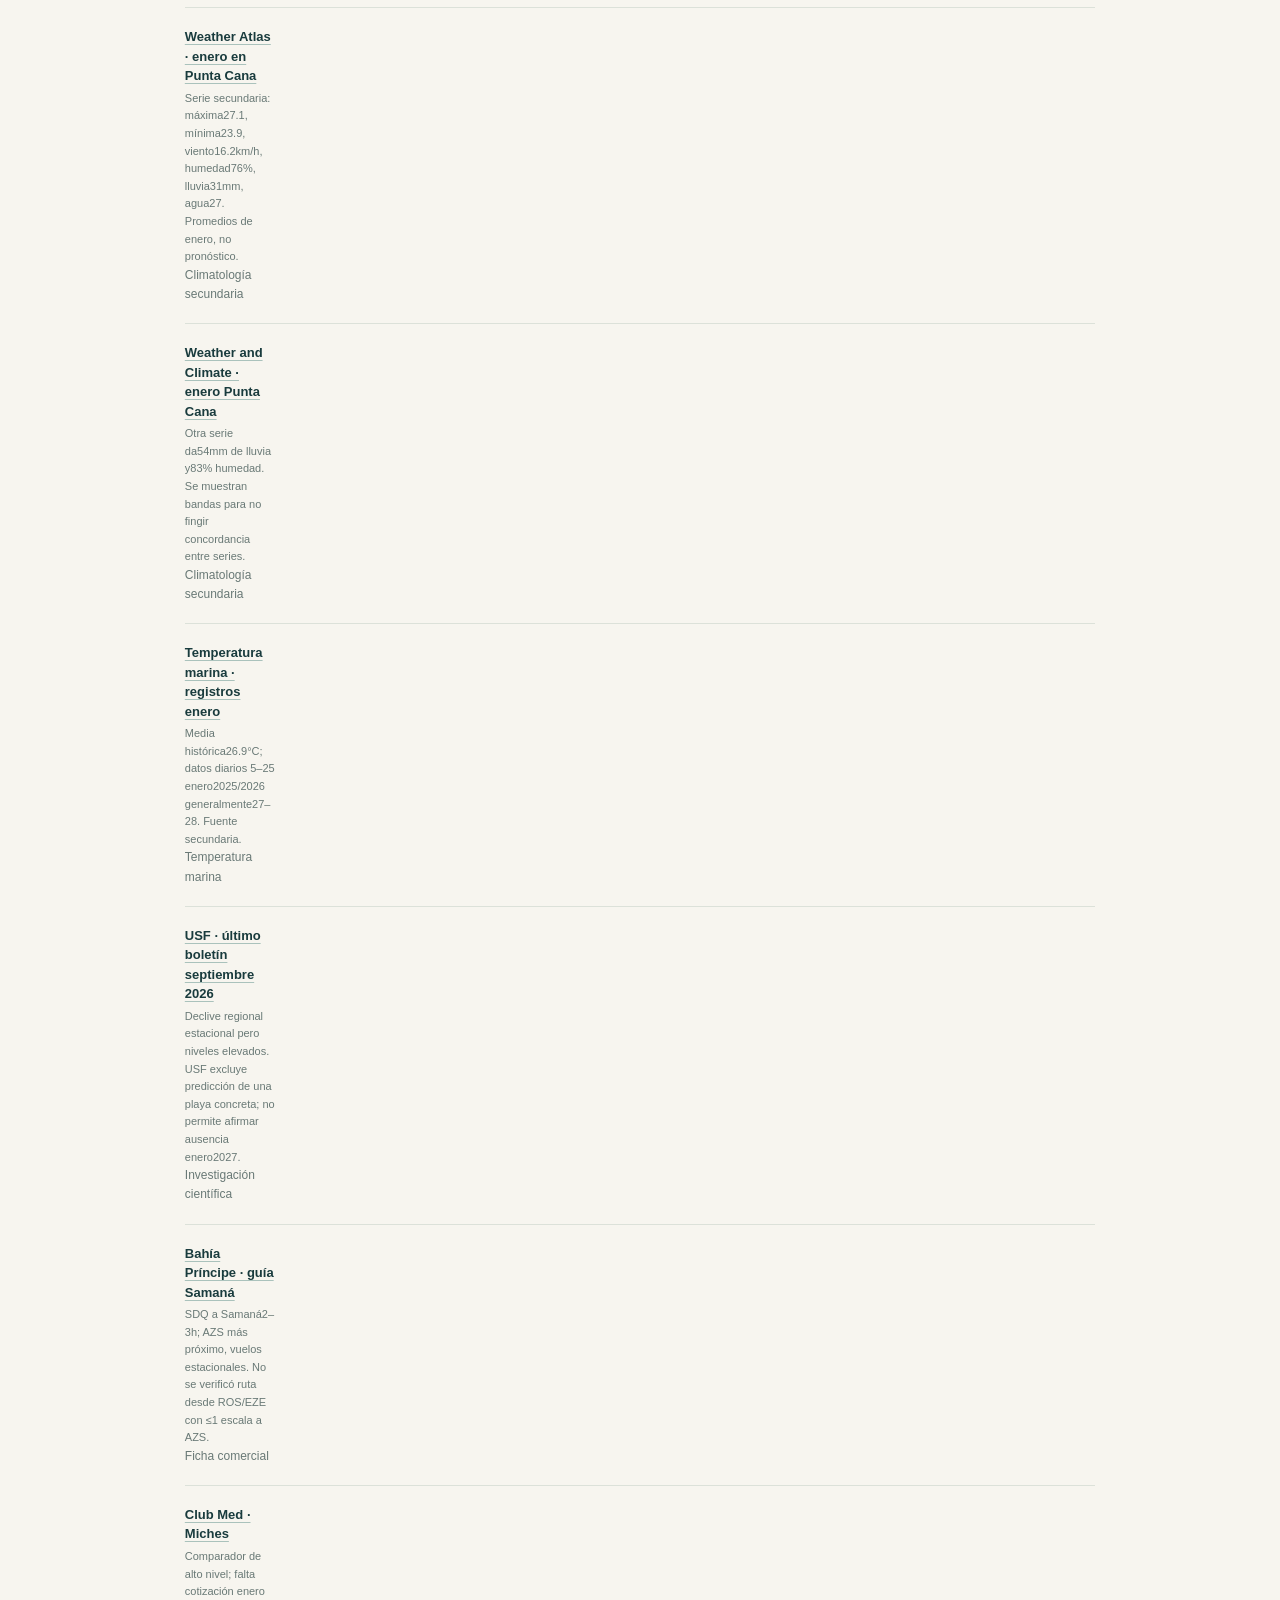
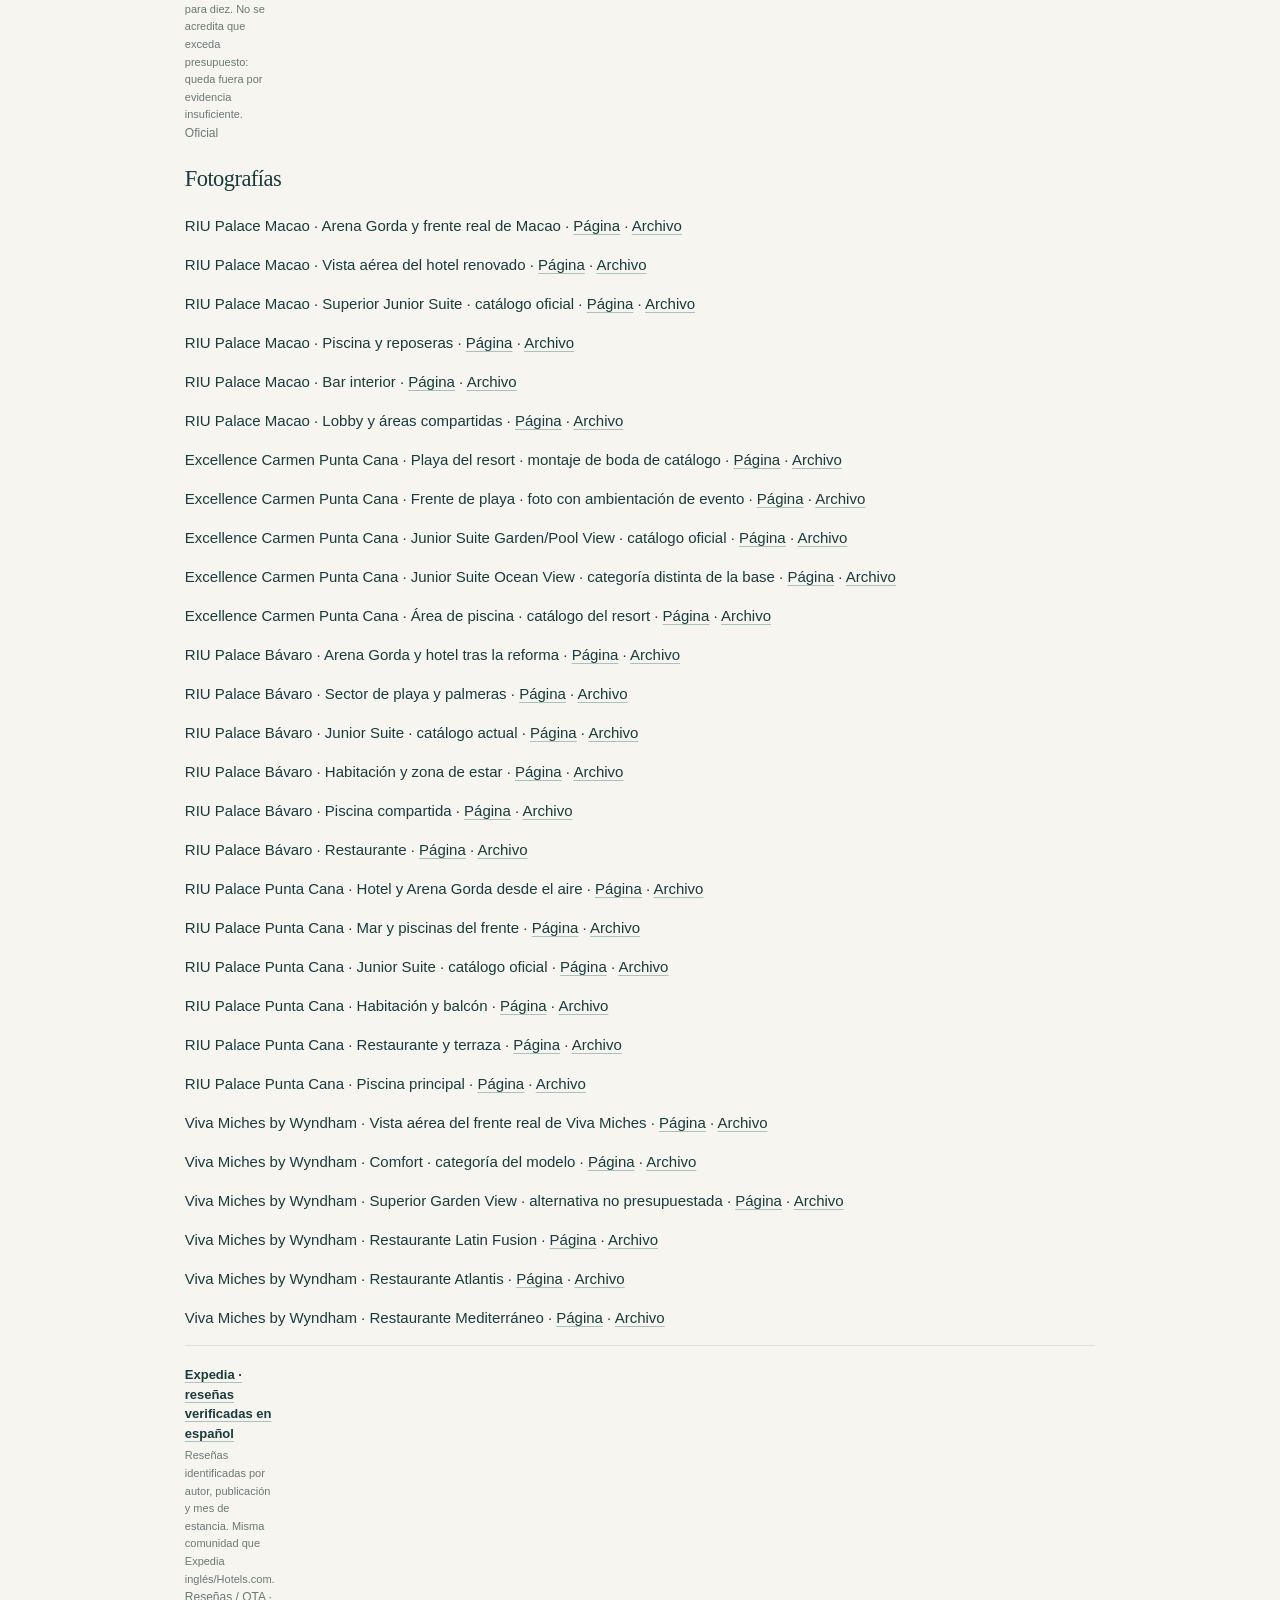
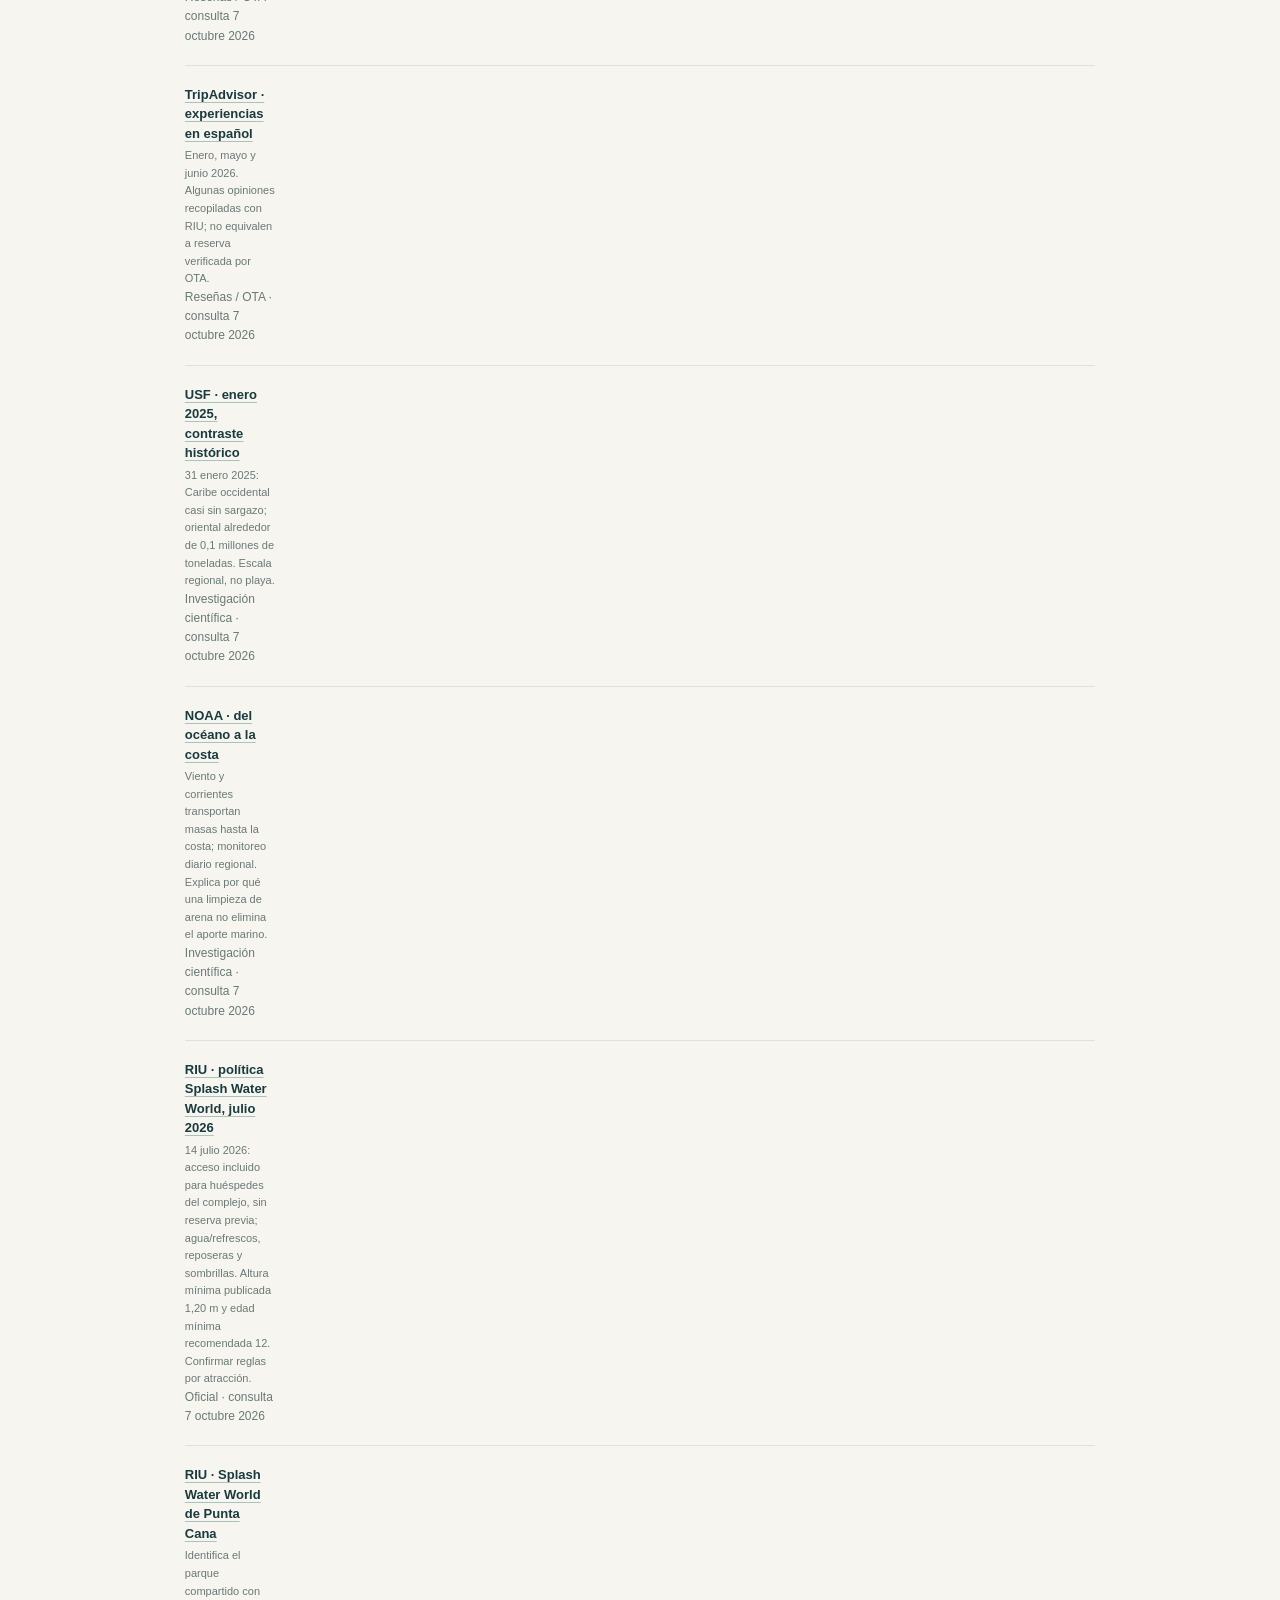
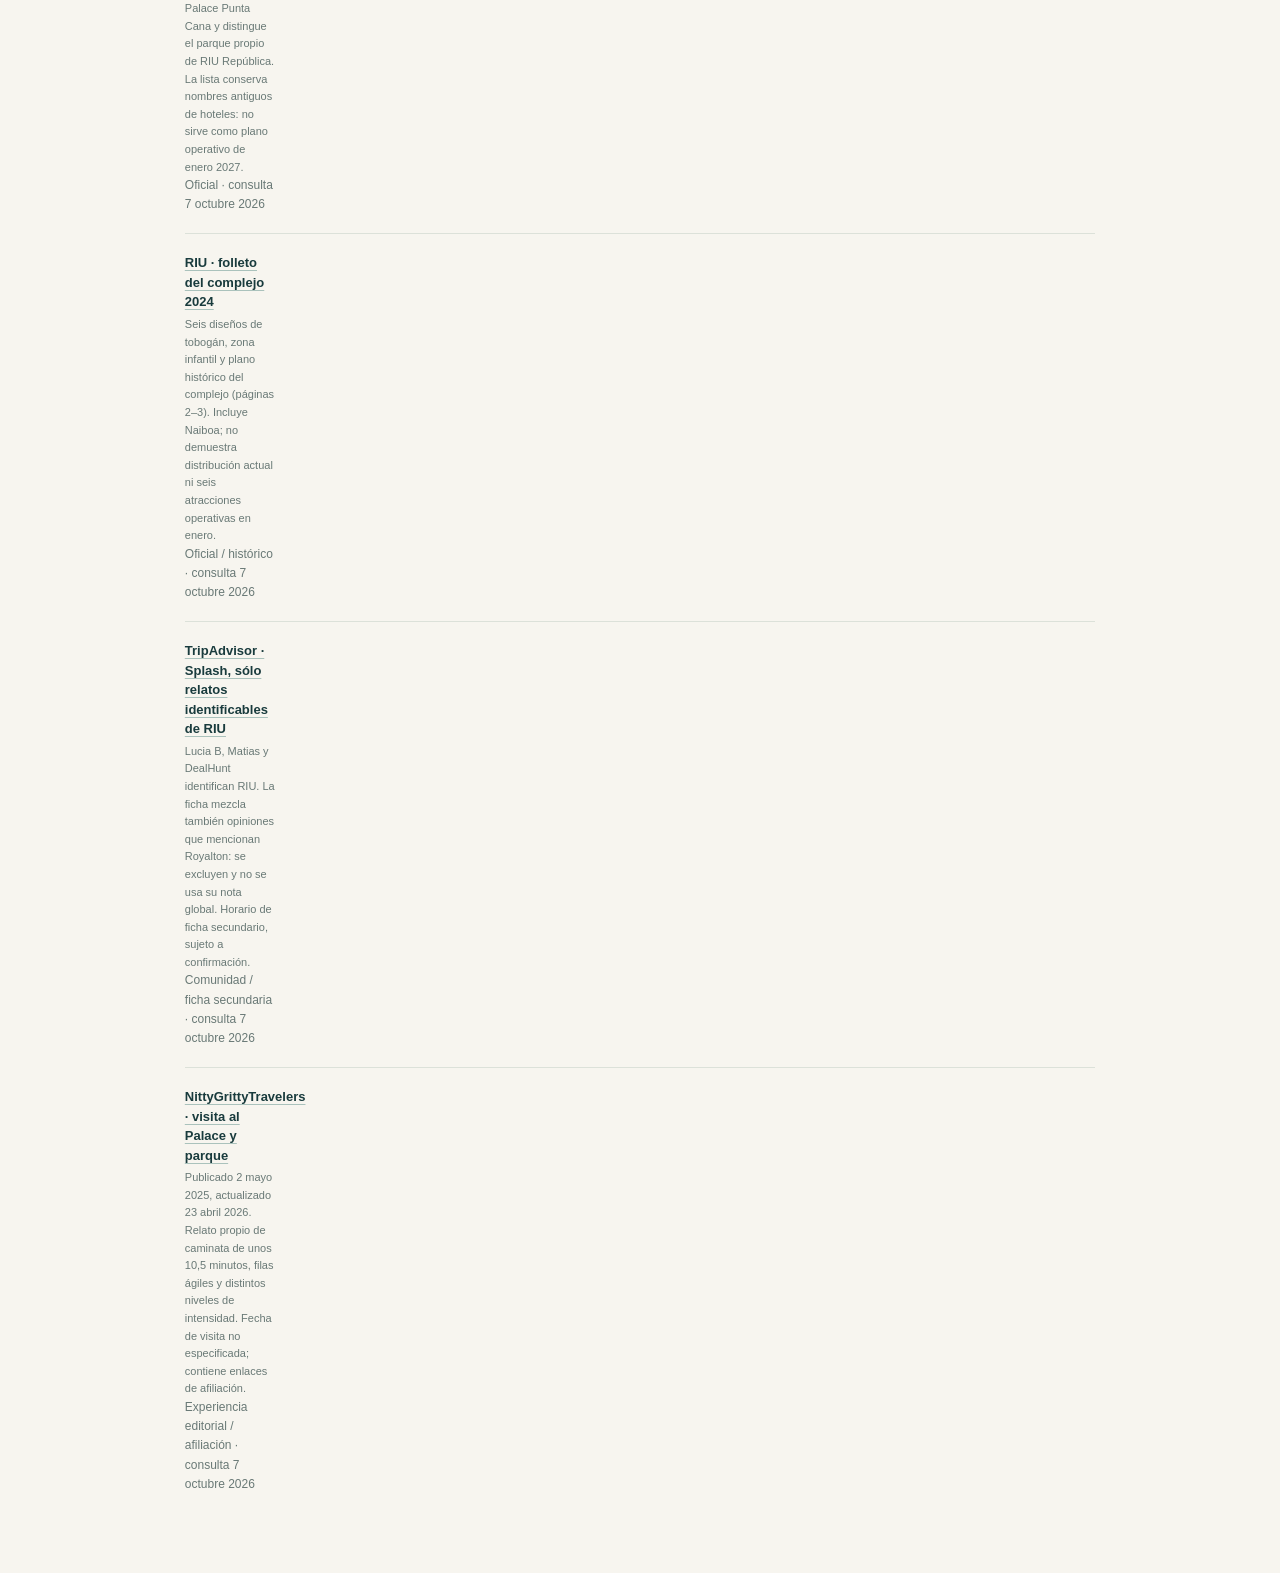
<file: dominicana/sources/sources.html>
<html lang="es"><meta charset="utf-8"><title>Fuentes · Dominicana y RIU</title><link rel="stylesheet" href="../assets/styles.css"><body><main style="max-width:1000px;margin:60px auto"><h1>Fuentes verificables</h1><p>Consulta7octubre2026. Cotización individual no prueba inventario del grupo. Fotografías reales: captura no publicada.</p><article class="source-entry" id="puj-flight"><div><h3><a href="https://www.google.com/travel/flights/booking?tfs=[base64]&amp;hl=es&amp;curr=USD">Arajet vía Google Flights · 15–23 enero</a></h3><p>US$1.230 ida y vuelta, directo ROS–PUJ, un adulto, impuestos incluidos. Carry-on adicional sin cotizar.</p><small>Cotización enero</small></div></article><article class="source-entry" id="arajet"><div><h3><a href="https://www.arajet.com/es-us/equipaje">Arajet · equipaje</a></h3><p>Artículo personal de 6 kg; cabina 12 kg con paquete adecuado o suplemento. Basic no incluye carry-on.</p><small>Oficial</small></div></article><article class="source-entry" id="arajet-fare"><div><h3><a href="https://www.arajet.com/es-ar/bundles">Arajet · paquetes de tarifas</a></h3><p>Basic, Classic y extras. Asiento estándar; las provisiones de equipaje de este informe no son cotizaciones.</p><small>Oficial</small></div></article><article class="source-entry" id="sargassum"><div><h3><a href="https://optics.marine.usf.edu/projects/SaWS/pdf/Sargassum_outlook_2026_bulletin01_USF.pdf">USF · boletín enero 2026</a></h3><p>Enero 2026 tuvo sargazo regional inusualmente alto; impide prometer ausencia en enero 2027. No es un pronóstico 2027.</p><small>Investigación científica</small></div></article><article class="source-entry" id="noaa"><div><h3><a href="https://www.aoml.noaa.gov/phod/sargassum_inundation_report/">NOAA · sargazo costero</a></h3><p>Monitoreo regional; cantidades oceánicas no equivalen a acumulación en una playa específica.</p><small>Investigación científica</small></div></article><article class="source-entry" id="dr-safety"><div><h3><a href="https://travel.gc.ca/destinations/dominican-republic">Canadá · República Dominicana</a></h3><p>Criminalidad nacional; concentrar el plan en resorts y transfers privados diurnos. No se afirma seguridad absoluta.</p><small>Aviso oficial</small></div></article><article class="source-entry" id="dr-entry"><div><h3><a href="https://www.godominicanrepublic.com/travel/entry-requirements">Turismo RD · entrada</a></h3><p>Entrada turística y documentación; tarjeta turística normalmente incorporada al billete.</p><small>Oficial</small></div></article><article class="source-entry" id="dr-eticket"><div><h3><a href="https://eticket.migracion.gob.do/">Migración RD · e-ticket</a></h3><p>Formulario oficial gratuito; no se utilizan intermediarios de pago.</p><small>Oficial</small></div></article><article class="source-entry" id="macao"><div><h3><a href="https://www.riu.com/en/hotel/dominican-republic/punta-cana/hotel-riu-palace-macao">RIU · Palace Macao</a></h3><p>Playa, habitaciones, gastronomía, instalaciones y fotografías actuales. Los precios «desde» sin fechas no se utilizan para enero.</p><small>Oficial</small></div></article><article class="source-entry" id="bavaro"><div><h3><a href="https://www.riu.com/en/hotel/dominican-republic/punta-cana/hotel-riu-palace-bavaro">RIU · Palace Bávaro</a></h3><p>Playa, habitaciones, gastronomía, instalaciones y fotografías actuales. Los precios «desde» sin fechas no se utilizan para enero.</p><small>Oficial</small></div></article><article class="source-entry" id="punta"><div><h3><a href="https://www.riu.com/en/hotel/dominican-republic/punta-cana/hotel-riu-palace-punta-cana">RIU · Palace Punta Cana</a></h3><p>Playa, habitaciones, gastronomía, instalaciones y fotografías actuales. Los precios «desde» sin fechas no se utilizan para enero.</p><small>Oficial</small></div></article><article class="source-entry" id="riu-renov"><div><h3><a href="https://www.riu.com/en/news/opening-riu-palace-macao">RIU · Macao renovado en 2023</a></h3><p>Reforma integral y adults only; Elite Club requiere categoría específica.</p><small>Oficial</small></div></article><article class="source-entry" id="bavaro-renov"><div><h3><a href="https://www.riu.com/blog/en/refurbishment-riu-palace-bavaro/">RIU · Bávaro después de la reforma 2024</a></h3><p>994 habitaciones; hotel ampliado. Las fotos actuales sustituyen las de antes de la renovación.</p><small>Oficial</small></div></article><article class="source-entry" id="riu-quote"><div><h3><a href="https://www.riu.com/en/booking/search?search=%7B%22tipoBusqueda%22%3A%22TIPO_BUSQUEDA_HOTEL%22%2C%22codigoPromocional%22%3Anull%2C%22paisDestino.pais%22%3A%22Dominican%20Republic%22%2C%22paisDestino.id_pais%22%3A%22DO%22%2C%22paisDestino.iso_pais%22%3A%22DO%22%2C%22paisDestino.destino%22%3A%22PCANDW%22%2C%22paisDestino.destino_name%22%3A%22Punta%20Cana%22%2C%22paisDestino.id_destino%22%3A%22PCANDW%22%2C%22paisDestino.hotel%22%3A%22712%22%2C%22paisDestino.hotel_name%22%3A%22Hotel%20Riu%20Palace%20Macao%22%2C%22huespedes.habitaciones%5B0%5D.numeroAdultos%22%3A2%2C%22huespedes.habitaciones%5B0%5D.numeroNinos%22%3A0%2C%22huespedes.numeroHabitaciones%22%3A1%2C%22numeroAdultosTotal%22%3A2%2C%22numeroNinosTotal%22%3A0%2C%22dateFormat.formato%22%3A%22DD/MM/YYYY%22%2C%22fechas.fechaEntradaAsString%22%3A%2215/01/2027%22%2C%22fechas.fechaSalidaAsString%22%3A%2223/01/2027%22%2C%22fechaEntradaMs%22%3A1799971200000%2C%22fechaSalidaMs%22%3A1800662400000%7D">RIU · consulta oficial 15–23 enero 2027</a></h3><p>Una habitación, dos adultos, ocho noches, impuestos incluidos. Normal sin RIU Class: Macao ARS5.841.277; Bávaro ARS5.905.509; Punta Cana ARS5.109.414. No prueba cinco habitaciones disponibles. El motor mantiene sesión y puede requerir repetir la búsqueda.</p><small>Cotización enero</small></div></article><article class="source-entry" id="bna"><div><h3><a href="https://www.bna.com.ar/Personas">Banco Nación · referencia ARS/USD</a></h3><p>7 octubre 2026: billete vendedor ARS1.540. Modelo conservador usa 1.500; sensibilidad 1.300–1.700. No pronóstico enero.</p><small>Oficial financiero</small></div></article><article class="source-entry" id="arca"><div><h3><a href="https://arca.gob.ar/regimen-devolucion-percepciones/percepcion/operaciones.asp">ARCA · operaciones en moneda extranjera</a></h3><p>La percepción depende de operaciones alcanzadas abonadas en pesos y acceso al mercado de cambios. Se debe confirmar cobro y modalidad antes de pagar.</p><small>Oficial financiero</small></div></article><article class="source-entry" id="sail"><div><h3><a href="https://www.scubacaribe.com/water-sports/dominican-republic/punta-cana/catamaran-lesson/">ScubaCaribe · clase de Hobie Cat</a></h3><p>US$35 publicados; instructor, equipo y chaleco; mínimo 18 años, huéspedes RIU. Actividad opcional, condiciones de mar y fecha por confirmar.</p><small>Operador</small></div></article><article class="source-entry" id="sail-faq"><div><h3><a href="https://www.scubacaribe.com/faqs/">ScubaCaribe · condiciones de deportes acuáticos</a></h3><p>Hobie Cat/vela disponibles según destino y condiciones. Las actividades AI se piden al centro de playa; no se garantiza préstamo gratuito de un catamarán en enero.</p><small>Operador</small></div></article><article class="source-entry" id="tennis-riu"><div><h3><a href="https://cms.joinup.travel/storage/hotel/50149/files_en/Hotel-Riu-Palace-Bavaro-EN.pdf">RIU · ficha distribuida Palace Bávaro</a></h3><p>Ficha habla de tres canchas duras compartidas a 200 m. Folletos antiguos dicen cuatro: número operativo, iluminación y reservas 2027 pendientes.</p><small>Ficha comercial</small></div></article><article class="source-entry" id="macao-book"><div><h3><a href="https://www.booking.com/reviews/do/hotel/riu-palace-macao-adults-only-all-inclusive-elite-club.html">Booking · experiencias verificadas Macao</a></h3><p>Enero 2026: playa/comida/atención bien valoradas; reposeras bajas y horarios de shows mejorables. Muestra individual, no garantía.</p><small>Reseñas verificadas</small></div></article><article class="source-entry" id="macao-reviews"><div><h3><a href="https://www.tripadvisor.com/Hotel_Review-g147293-d150854-Reviews-Hotel_Riu_Palace_Macao-Punta_Cana_La_Altagracia_Province_Dominican_Republic.html">TripAdvisor · Palace Macao</a></h3><p>Reseñas 2026 elogian servicio y denuncian volumen elevado en piscina por la tarde.</p><small>Comunidad</small></div></article><article class="source-entry" id="bavaro-reviews"><div><h3><a href="https://www.tripadvisor.com/Hotel_Review-g147293-d2399068-Reviews-Hotel_Riu_Palace_Bavaro-Punta_Cana_La_Altagracia_Province_Dominican_Republic.html">TripAdvisor · Palace Bávaro</a></h3><p>Agosto/septiembre 2026: habitaciones modernas pero quejas de servicio, ruido y algas; contrastadas con reseñas favorables.</p><small>Comunidad</small></div></article><article class="source-entry" id="bavaro-ota"><div><h3><a href="https://www.hotels.com/ho385542/riu-palace-bavaro-all-inclusive-punta-cana-dominican-republic/">Hotels.com · experiencias Palace Bávaro</a></h3><p>Junio 2026: elogios de instalaciones y quejas de limpieza de sargazo y comida. Comparte comunidad con Expedia.</p><small>Reseñas verificadas</small></div></article><article class="source-entry" id="punta-reviews"><div><h3><a href="https://www.tripadvisor.com/Hotel_Review-g147293-d611114-Reviews-Hotel_Riu_Palace_Punta_Cana-Punta_Cana_La_Altagracia_Province_Dominican_Republic.html">TripAdvisor · Palace Punta Cana</a></h3><p>2026: atención/buffet a menudo positivos; habitaciones con desgaste, ruido y episodios de sargazo. No utilizar sólo el resumen automático.</p><small>Comunidad</small></div></article><article class="source-entry" id="viva"><div><h3><a href="https://vivaresortsbywyndham.com/resorts/viva-miches-by-wyndham/">Viva Miches · alojamiento y deportes</a></h3><p>Comfort con king o dos queen; 24 h AI, tenis, clases de catamarán. Oferta desde US$79 pp/n no acredita enero ni impuestos finales.</p><small>Oficial</small></div></article><article class="source-entry" id="viva-sport"><div><h3><a href="https://vivaresortsbywyndham.com/reach-your-goals-with-sports-and-activities/">Viva · deportes en los resorts</a></h3><p>Oferta deportiva cambia según resort; no trasladar automáticamente actividades de Samaná o Bayahibe a Miches.</p><small>Oficial</small></div></article><article class="source-entry" id="viva-reviews"><div><h3><a href="https://www.monarc.ca/vasco/commentaires-hotels/Republique_Dominicaine/Miches/hotel-12629-Viva_Miches_By_Wyndham.html">Monarc · viajeros certificados Viva Miches</a></h3><p>Septiembre 2026: playa limpia en esa estancia, buffet mediano, servicio desigual y reporte de picaduras. Una estancia sin algas no prueba inmunidad.</p><small>Reseñas verificadas</small></div></article><article class="source-entry" id="miches"><div><h3><a href="https://www.godominicanrepublic.com/destinations/miches">Turismo RD · Miches</a></h3><p>Costa menos desarrollada; PUJ aproximadamente 90 minutos. Se presupuestan hasta 120 minutos para transfer privado.</p><small>Oficial</small></div></article><article class="source-entry" id="excellence"><div><h3><a href="https://www.excellenceresorts.com/punta-cana/excellence-el-carmen/">Excellence Carmen Punta Cana · oficial</a></h3><p>Resort adults only en Uvero Alto; nombre actual Carmen Punta Cana. Categorías premium no incluidas en el modelo.</p><small>Oficial</small></div></article><article class="source-entry" id="excellence-room"><div><h3><a href="https://www.excellenceresorts.com/punta-cana/excellence-el-carmen/rooms/category/suites/">Excellence · capacidad de suites</a></h3><p>Junior Suite Garden or Pool View admite tres; Ocean View dos. Se usa cinco dobles, sin depender de sofás.</p><small>Oficial</small></div></article><article class="source-entry" id="excellence-reviews"><div><h3><a href="https://wanderlog.com/place/details/448206/excellence-el-carmen">Excellence · experiencias recientes agregadas</a></h3><p>Reseñas Google enero/febrero 2026: buen servicio pero mar fuerte. Es un agregador de Google, no comunidad independiente.</p><small>Reseñas agregadas</small></div></article><article class="source-entry" id="excellence-forum"><div><h3><a href="https://www.reddit.com/r/PuntaCana/comments/1itk7h6">Reddit · experiencia adversarial El Carmen</a></h3><p>Febrero 2025: comida y housekeeping criticados. Opinión individual, contrastada con otras experiencias.</p><small>Comunidad</small></div></article><article class="source-entry" id="excellence-tennis"><div><h3><a href="https://www.tripadvisor.com/Hotel_Feature-g3200043-d8709413-zft9185-Excellence_El_Carmen.html">TripAdvisor · tenis El Carmen</a></h3><p>Presencia respaldada por experiencias; cantidad/superficie antiguas no garantizan operación 2027.</p><small>Comunidad</small></div></article><article class="source-entry" id="excellence-tour"><div><h3><a href="https://cana.tours/en/hotels/excellence-el-carmen-party-boat">Operador · catamarán desde El Carmen</a></h3><p>Excursión con recogida; no es prueba de un velero pequeño para autogobernar. Distancias de marketing sin verificar.</p><small>Operador</small></div></article><article class="source-entry" id="atlas"><div><h3><a href="https://www.weather-atlas.com/en/dominican-republic/punta-cana-weather-january">Weather Atlas · enero en Punta Cana</a></h3><p>Serie secundaria: máxima27.1, mínima23.9, viento16.2km/h, humedad76%, lluvia31mm, agua27. Promedios de enero, no pronóstico.</p><small>Climatología secundaria</small></div></article><article class="source-entry" id="climate"><div><h3><a href="https://weather-and-climate.com/punta-cana-January-averages">Weather and Climate · enero Punta Cana</a></h3><p>Otra serie da54mm de lluvia y83% humedad. Se muestran bandas para no fingir concordancia entre series.</p><small>Climatología secundaria</small></div></article><article class="source-entry" id="water"><div><h3><a href="https://seatemperature.info/january/punta-cana-water-temperature.html">Temperatura marina · registros enero</a></h3><p>Media histórica26.9°C; datos diarios 5–25 enero2025/2026 generalmente27–28. Fuente secundaria.</p><small>Temperatura marina</small></div></article><article class="source-entry" id="sarg-sept"><div><h3><a href="https://optics.marine.usf.edu/projects/SaWS/pdf/Sargassum_outlook_2026_bulletin09_USF.pdf">USF · último boletín septiembre 2026</a></h3><p>Declive regional estacional pero niveles elevados. USF excluye predicción de una playa concreta; no permite afirmar ausencia enero2027.</p><small>Investigación científica</small></div></article><article class="source-entry" id="samana-log"><div><h3><a href="https://www.bahia-principe.com/public/pdf/guia-samana-es-new.pdf">Bahía Príncipe · guía Samaná</a></h3><p>SDQ a Samaná2–3h; AZS más próximo, vuelos estacionales. No se verificó ruta desde ROS/EZE con ≤1 escala a AZS.</p><small>Ficha comercial</small></div></article><article class="source-entry" id="clubmed"><div><h3><a href="https://www.clubmed.us/r/miches-playa-esmeralda/y">Club Med · Miches</a></h3><p>Comparador de alto nivel; falta cotización enero para diez. No se acredita que exceda presupuesto: queda fuera por evidencia insuficiente.</p><small>Oficial</small></div></article><h2>Fotografías</h2><p>RIU Palace Macao · Arena Gorda y frente real de Macao · <a href="https://www.riu.com/en/hotel/dominican-republic/punta-cana/hotel-riu-palace-macao">Página</a> · <a href="https://www.riu.com/dam/Ficha-Hotel/Hotel-Riu-Palace-Macao/Hotel/hotel-riu-palace-macao.jpg">Archivo</a></p><p>RIU Palace Macao · Vista aérea del hotel renovado · <a href="https://www.riu.com/en/hotel/dominican-republic/punta-cana/hotel-riu-palace-macao">Página</a> · <a href="https://www.riu.com/dam/Ficha-Hotel/Hotel-Riu-Palace-Macao/Hotel/hotel-riu-palace-macao-2.jpg">Archivo</a></p><p>RIU Palace Macao · Superior Junior Suite · catálogo oficial · <a href="https://www.riu.com/en/hotel/dominican-republic/punta-cana/hotel-riu-palace-macao">Página</a> · <a href="https://www.riu.com/dam/Ficha-Hotel/Hotel-Riu-Palace-Macao/Habitaciones/room-riu-palace-macao-SJSB.jpg">Archivo</a></p><p>RIU Palace Macao · Piscina y reposeras · <a href="https://www.riu.com/en/hotel/dominican-republic/punta-cana/hotel-riu-palace-macao">Página</a> · <a href="https://www.riu.com/dam/Ficha-Hotel/Hotel-Riu-Palace-Macao/Piscinas/pool-riu-palace-macao-2.jpg">Archivo</a></p><p>RIU Palace Macao · Bar interior · <a href="https://www.riu.com/en/hotel/dominican-republic/punta-cana/hotel-riu-palace-macao">Página</a> · <a href="https://www.riu.com/dam/Ficha-Hotel/Hotel-Riu-Palace-Macao/Hotel/lobby-reception-riu-palace-macao.jpg">Archivo</a></p><p>RIU Palace Macao · Lobby y áreas compartidas · <a href="https://www.riu.com/en/hotel/dominican-republic/punta-cana/hotel-riu-palace-macao">Página</a> · <a href="https://www.riu.com/dam/Ficha-Hotel/Hotel-Riu-Palace-Macao/Hotel/reception-riu-palace-macao-2.jpg">Archivo</a></p><p>Excellence Carmen Punta Cana · Playa del resort · montaje de boda de catálogo · <a href="https://www.excellenceresorts.com/punta-cana/excellence-carmen-punta-cana/gallery">Página</a> · <a href="https://76a7b323da8554ec22e0-d946e249d9a895ced1092e3c543d8d1e.ssl.cf1.rackcdn.com/responsive/Native/750px/u/_bodas/dominican-republic-wedding-beach-venues.jpg">Archivo</a></p><p>Excellence Carmen Punta Cana · Frente de playa · foto con ambientación de evento · <a href="https://www.excellenceresorts.com/punta-cana/excellence-carmen-punta-cana/gallery">Página</a> · <a href="https://76a7b323da8554ec22e0-d946e249d9a895ced1092e3c543d8d1e.ssl.cf1.rackcdn.com/responsive/Native/750px/u/_bodas/dominican-republic-resort-wedding-beach-venues.jpg">Archivo</a></p><p>Excellence Carmen Punta Cana · Junior Suite Garden/Pool View · catálogo oficial · <a href="https://www.excellenceresorts.com/punta-cana/excellence-el-carmen/rooms/category/suites/">Página</a> · <a href="https://84c1b501fde61dba63bc-fa6d706bb129c036124b532437347c9f.ssl.cf1.rackcdn.com/responsive/4:3/750px/u/_xec/_suites/dominican-republic-suites-pool-view.jpg">Archivo</a></p><p>Excellence Carmen Punta Cana · Junior Suite Ocean View · categoría distinta de la base · <a href="https://www.excellenceresorts.com/punta-cana/excellence-carmen-punta-cana/gallery">Página</a> · <a href="https://76a7b323da8554ec22e0-d946e249d9a895ced1092e3c543d8d1e.ssl.cf1.rackcdn.com/responsive/Native/750px/u/_habitaciones/luxury-junior-suite-ocean-view-punta-cana-1.jpg">Archivo</a></p><p>Excellence Carmen Punta Cana · Área de piscina · catálogo del resort · <a href="https://www.excellenceresorts.com/punta-cana/excellence-el-carmen/">Página</a> · <a href="https://76a7b323da8554ec22e0-d946e249d9a895ced1092e3c543d8d1e.ssl.cf1.rackcdn.com/responsive/1:1/750px/u/_lifestyleromance/XEC_Pool_Relax_LR.jpg">Archivo</a></p><p>RIU Palace Bávaro · Arena Gorda y hotel tras la reforma · <a href="https://www.riu.com/en/hotel/dominican-republic/punta-cana/hotel-riu-palace-bavaro">Página</a> · <a href="https://www.riu.com/dam/Ficha-Hotel/Hotel-Riu-Palace-Bavaro/Hero/new-slide-hotel-riu-palace-bavaro-2.jpg">Archivo</a></p><p>RIU Palace Bávaro · Sector de playa y palmeras · <a href="https://www.riu.com/en/hotel/dominican-republic/punta-cana/hotel-riu-palace-bavaro">Página</a> · <a href="https://www.riu.com/dam/Ficha-Hotel/Hotel-Riu-Palace-Bavaro/Playa/playa-beach-hotel-riu-palace-bavaro.jpg">Archivo</a></p><p>RIU Palace Bávaro · Junior Suite · catálogo actual · <a href="https://www.riu.com/en/hotel/dominican-republic/punta-cana/hotel-riu-palace-bavaro">Página</a> · <a href="https://www.riu.com/dam/Ficha-Hotel/Hotel-Riu-Palace-Bavaro/Habitaciones/SJEB-room-hotel-riu-palace-bavaro.jpg">Archivo</a></p><p>RIU Palace Bávaro · Habitación y zona de estar · <a href="https://www.riu.com/en/hotel/dominican-republic/punta-cana/hotel-riu-palace-bavaro">Página</a> · <a href="https://www.riu.com/dam/Ficha-Hotel/Hotel-Riu-Palace-Bavaro/Habitaciones/SUJE-room-hotel-riu-palace-bavaro.jpg">Archivo</a></p><p>RIU Palace Bávaro · Piscina compartida · <a href="https://www.riu.com/en/hotel/dominican-republic/punta-cana/hotel-riu-palace-bavaro">Página</a> · <a href="https://www.riu.com/dam/Ficha-Hotel/Hotel-Riu-Palace-Bavaro/Piscinas/pools-hotel-riu-palace-bavaro-2.jpg">Archivo</a></p><p>RIU Palace Bávaro · Restaurante · <a href="https://www.riu.com/en/hotel/dominican-republic/punta-cana/hotel-riu-palace-bavaro">Página</a> · <a href="https://www.riu.com/dam/Ficha-Hotel/Hotel-Riu-Palace-Bavaro/Gastronomia/main-rte-hotel-riu-palace-bavaro-5.jpg">Archivo</a></p><p>RIU Palace Punta Cana · Hotel y Arena Gorda desde el aire · <a href="https://www.riu.com/en/hotel/dominican-republic/punta-cana/hotel-riu-palace-punta-cana">Página</a> · <a href="https://www.riu.com/dam/Ficha-Hotel/Hotel-Riu-Palace-Punta-Cana/Hotel/hotel-riu-palace-punta-cana.jpg">Archivo</a></p><p>RIU Palace Punta Cana · Mar y piscinas del frente · <a href="https://www.riu.com/en/hotel/dominican-republic/punta-cana/hotel-riu-palace-punta-cana">Página</a> · <a href="https://www.riu.com/dam/Ficha-Hotel/Hotel-Riu-Palace-Punta-Cana/Piscinas/piscina-hotel-riu-palace-punta-cana-2.jpg">Archivo</a></p><p>RIU Palace Punta Cana · Junior Suite · catálogo oficial · <a href="https://www.riu.com/en/hotel/dominican-republic/punta-cana/hotel-riu-palace-punta-cana">Página</a> · <a href="https://www.riu.com/dam/Ficha-Hotel/Hotel-Riu-Palace-Punta-Cana/Habitaciones/room-riu-palace-punta-cana-SUSB-2.jpg">Archivo</a></p><p>RIU Palace Punta Cana · Habitación y balcón · <a href="https://www.riu.com/en/hotel/dominican-republic/punta-cana/hotel-riu-palace-punta-cana">Página</a> · <a href="https://www.riu.com/dam/Ficha-Hotel/Hotel-Riu-Palace-Punta-Cana/Habitaciones/room-riu-palace-punta-cana-SJMB.jpg">Archivo</a></p><p>RIU Palace Punta Cana · Restaurante y terraza · <a href="https://www.riu.com/en/hotel/dominican-republic/punta-cana/hotel-riu-palace-punta-cana">Página</a> · <a href="https://www.riu.com/dam/Ficha-Hotel/Hotel-Riu-Palace-Punta-Cana/Gastronomia/restaurante-steakhouse-hotel-riu-punta-cana.jpg">Archivo</a></p><p>RIU Palace Punta Cana · Piscina principal · <a href="https://www.riu.com/en/hotel/dominican-republic/punta-cana/hotel-riu-palace-punta-cana">Página</a> · <a href="https://www.riu.com/dam/Ficha-Hotel/Hotel-Riu-Palace-Punta-Cana/hero/slide-hotel-riu-palace-punta-cana.jpg">Archivo</a></p><p>Viva Miches by Wyndham · Vista aérea del frente real de Viva Miches · <a href="https://vivaresortsbywyndham.com/resorts/viva-miches-by-wyndham/">Página</a> · <a href="https://cdn.vivaresortsbywyndham.com/wp-content/uploads/2025/04/aereas-2-54293477425-o.jpg">Archivo</a></p><p>Viva Miches by Wyndham · Comfort · categoría del modelo · <a href="https://vivaresortsbywyndham.com/resorts/viva-miches-by-wyndham/">Página</a> · <a href="https://cdn.vivaresortsbywyndham.com/wp-content/uploads/2025/04/comfort-miches.jpg">Archivo</a></p><p>Viva Miches by Wyndham · Superior Garden View · alternativa no presupuestada · <a href="https://vivaresortsbywyndham.com/resorts/viva-miches-by-wyndham/">Página</a> · <a href="https://cdn.vivaresortsbywyndham.com/wp-content/uploads/2025/04/superior-garden-view-54293536953-o.jpg">Archivo</a></p><p>Viva Miches by Wyndham · Restaurante Latin Fusion · <a href="https://vivaresortsbywyndham.com/resorts/viva-miches-by-wyndham/">Página</a> · <a href="https://cdn.vivaresortsbywyndham.com/wp-content/uploads/2025/05/latin-fusion-miches-768x512.jpg">Archivo</a></p><p>Viva Miches by Wyndham · Restaurante Atlantis · <a href="https://vivaresortsbywyndham.com/resorts/viva-miches-by-wyndham/">Página</a> · <a href="https://cdn.vivaresortsbywyndham.com/wp-content/uploads/2025/05/atlantis-restaurant-miches-1-768x512.jpg">Archivo</a></p><p>Viva Miches by Wyndham · Restaurante Mediterráneo · <a href="https://vivaresortsbywyndham.com/resorts/viva-miches-by-wyndham/">Página</a> · <a href="https://cdn.vivaresortsbywyndham.com/wp-content/uploads/2025/05/mediterranean-restaurant-miches-2-768x512.jpg">Archivo</a></p><article class="source-entry" id="exp-es"><div><h3><a href="https://www.expedia.es/Punta-Cana-Hoteles-RIU-Palace-Punta-Cana-All-Inclusive.h1502962.Informacion-Hotel">Expedia · reseñas verificadas en español</a></h3><p>Reseñas identificadas por autor, publicación y mes de estancia. Misma comunidad que Expedia inglés/Hotels.com.</p><small>Reseñas / OTA · consulta 7 octubre 2026</small></div></article><article class="source-entry" id="ta-es"><div><h3><a href="https://www.tripadvisor.es/Hotel_Review-g147293-d611114-Reviews-or15-Hotel_Riu_Palace_Punta_Cana-Punta_Cana_La_Altagracia_Province_Dominican_Republic.html">TripAdvisor · experiencias en español</a></h3><p>Enero, mayo y junio 2026. Algunas opiniones recopiladas con RIU; no equivalen a reserva verificada por OTA.</p><small>Reseñas / OTA · consulta 7 octubre 2026</small></div></article><article class="source-entry" id="sarg-jan25"><div><h3><a href="https://optics.marine.usf.edu/projects/SaWS/pdf/Sargassum_outlook_2025_bulletin01_USF.pdf">USF · enero 2025, contraste histórico</a></h3><p>31 enero 2025: Caribe occidental casi sin sargazo; oriental alrededor de 0,1 millones de toneladas. Escala regional, no playa.</p><small>Investigación científica · consulta 7 octubre 2026</small></div></article><article class="source-entry" id="noaa-explain"><div><h3><a href="https://oceanservice.noaa.gov/news/sargassum/welcome.html">NOAA · del océano a la costa</a></h3><p>Viento y corrientes transportan masas hasta la costa; monitoreo diario regional. Explica por qué una limpieza de arena no elimina el aporte marino.</p><small>Investigación científica · consulta 7 octubre 2026</small></div></article><article class="source-entry" id="splash-2026"><div><h3><a href="https://www.riu.com/blog/en/splash-water-world-free-water-parks-by-riu/">RIU · política Splash Water World, julio 2026</a></h3><p>14 julio 2026: acceso incluido para huéspedes del complejo, sin reserva previa; agua/refrescos, reposeras y sombrillas. Altura mínima publicada 1,20 m y edad mínima recomendada 12. Confirmar reglas por atracción.</p><small>Oficial · consulta 7 octubre 2026</small></div></article><article class="source-entry" id="splash-complex"><div><h3><a href="https://www.riu.com/en/posts/hotels/splash-water-world-punta-cana.jsp">RIU · Splash Water World de Punta Cana</a></h3><p>Identifica el parque compartido con Palace Punta Cana y distingue el parque propio de RIU República. La lista conserva nombres antiguos de hoteles: no sirve como plano operativo de enero 2027.</p><small>Oficial · consulta 7 octubre 2026</small></div></article><article class="source-entry" id="splash-brochure"><div><h3><a href="https://www.riu-ads.com/RIU/RIU-COMPLEX/FOLLETO-COMPLEX-ESPANOL-2024.pdf">RIU · folleto del complejo 2024</a></h3><p>Seis diseños de tobogán, zona infantil y plano histórico del complejo (páginas 2–3). Incluye Naiboa; no demuestra distribución actual ni seis atracciones operativas en enero.</p><small>Oficial / histórico · consulta 7 octubre 2026</small></div></article><article class="source-entry" id="splash-reviews"><div><h3><a href="https://www.tripadvisor.com.sg/Attraction_Review-g147293-d11960960-Reviews-Splash_Water_World-Punta_Cana_La_Altagracia_Province_Dominican_Republic.html">TripAdvisor · Splash, sólo relatos identificables de RIU</a></h3><p>Lucia B, Matias y DealHunt identifican RIU. La ficha mezcla también opiniones que mencionan Royalton: se excluyen y no se usa su nota global. Horario de ficha secundario, sujeto a confirmación.</p><small>Comunidad / ficha secundaria · consulta 7 octubre 2026</small></div></article><article class="source-entry" id="splash-firsthand"><div><h3><a href="https://nittygrittytravelers.com/riu-palace-punta-cana-review/">NittyGrittyTravelers · visita al Palace y parque</a></h3><p>Publicado 2 mayo 2025, actualizado 23 abril 2026. Relato propio de caminata de unos 10,5 minutos, filas ágiles y distintos niveles de intensidad. Fecha de visita no especificada; contiene enlaces de afiliación.</p><small>Experiencia editorial / afiliación · consulta 7 octubre 2026</small></div></article></main></body></html>
</file>
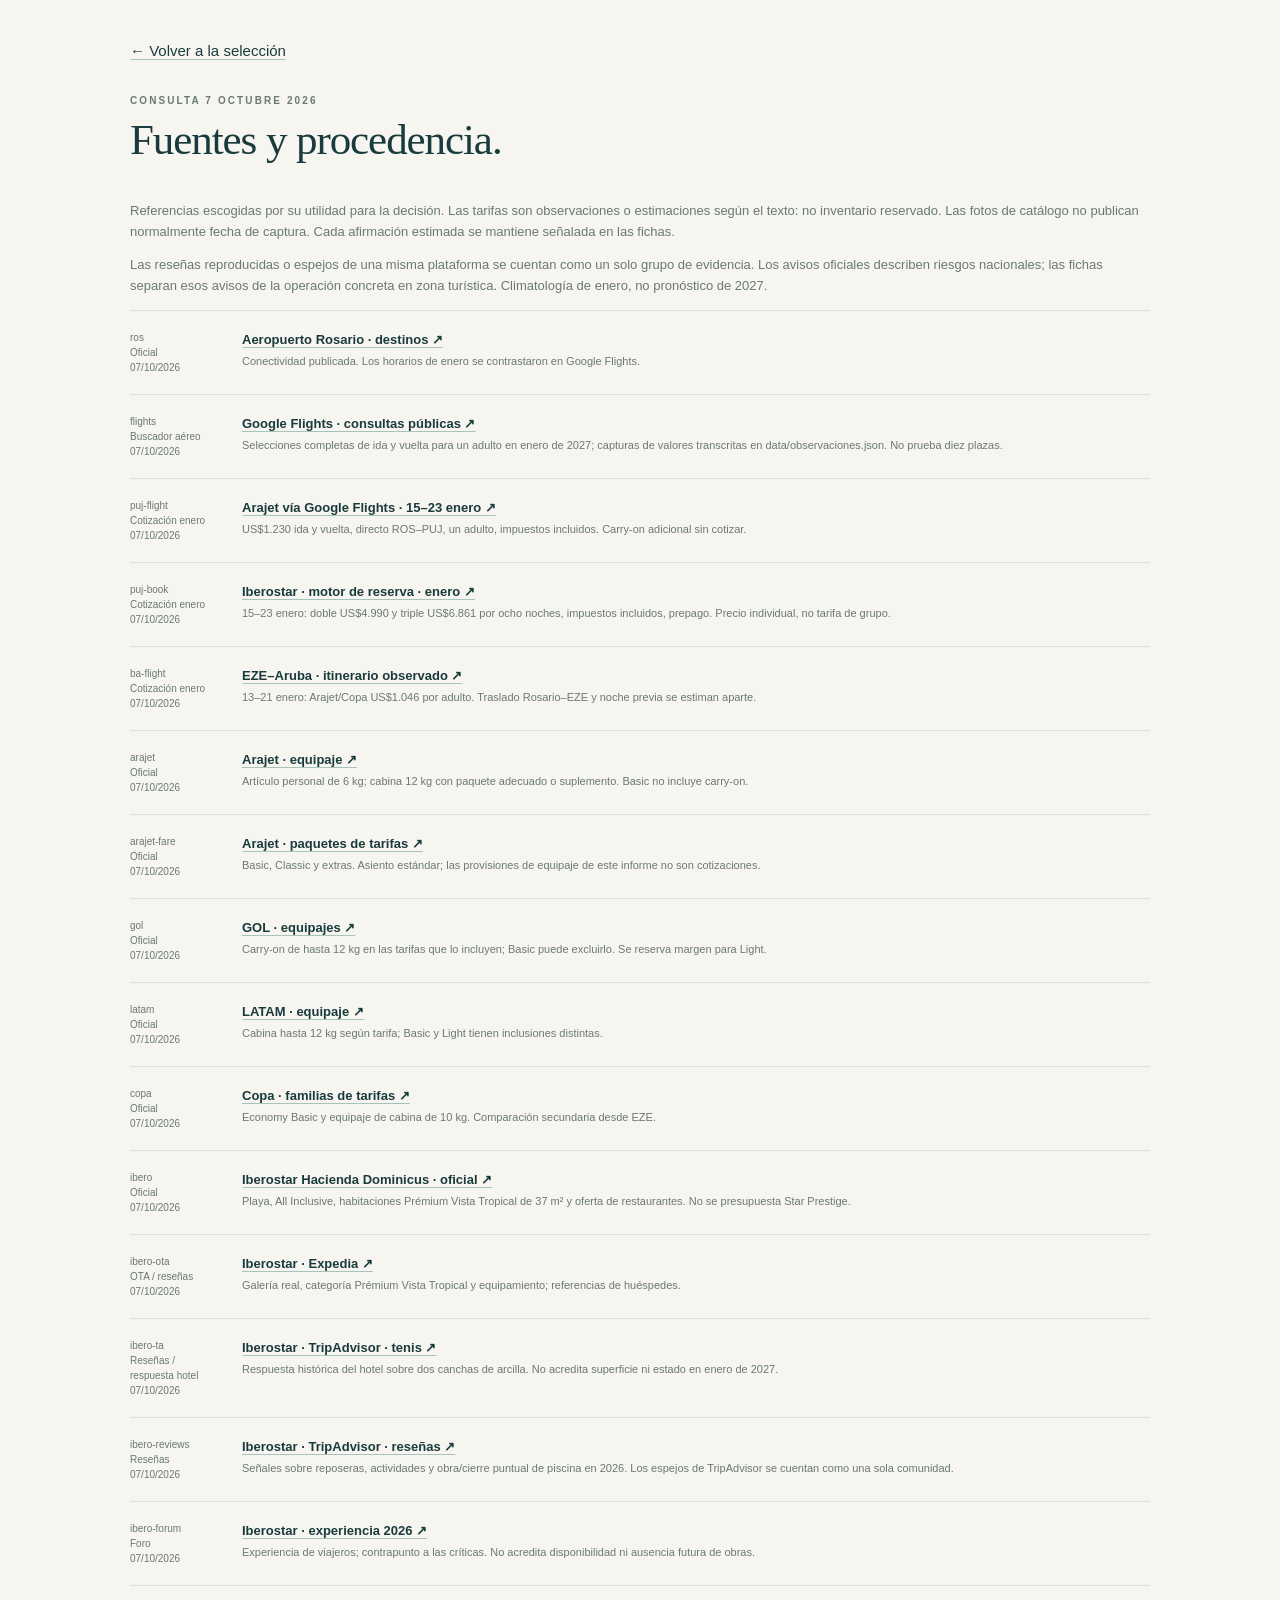
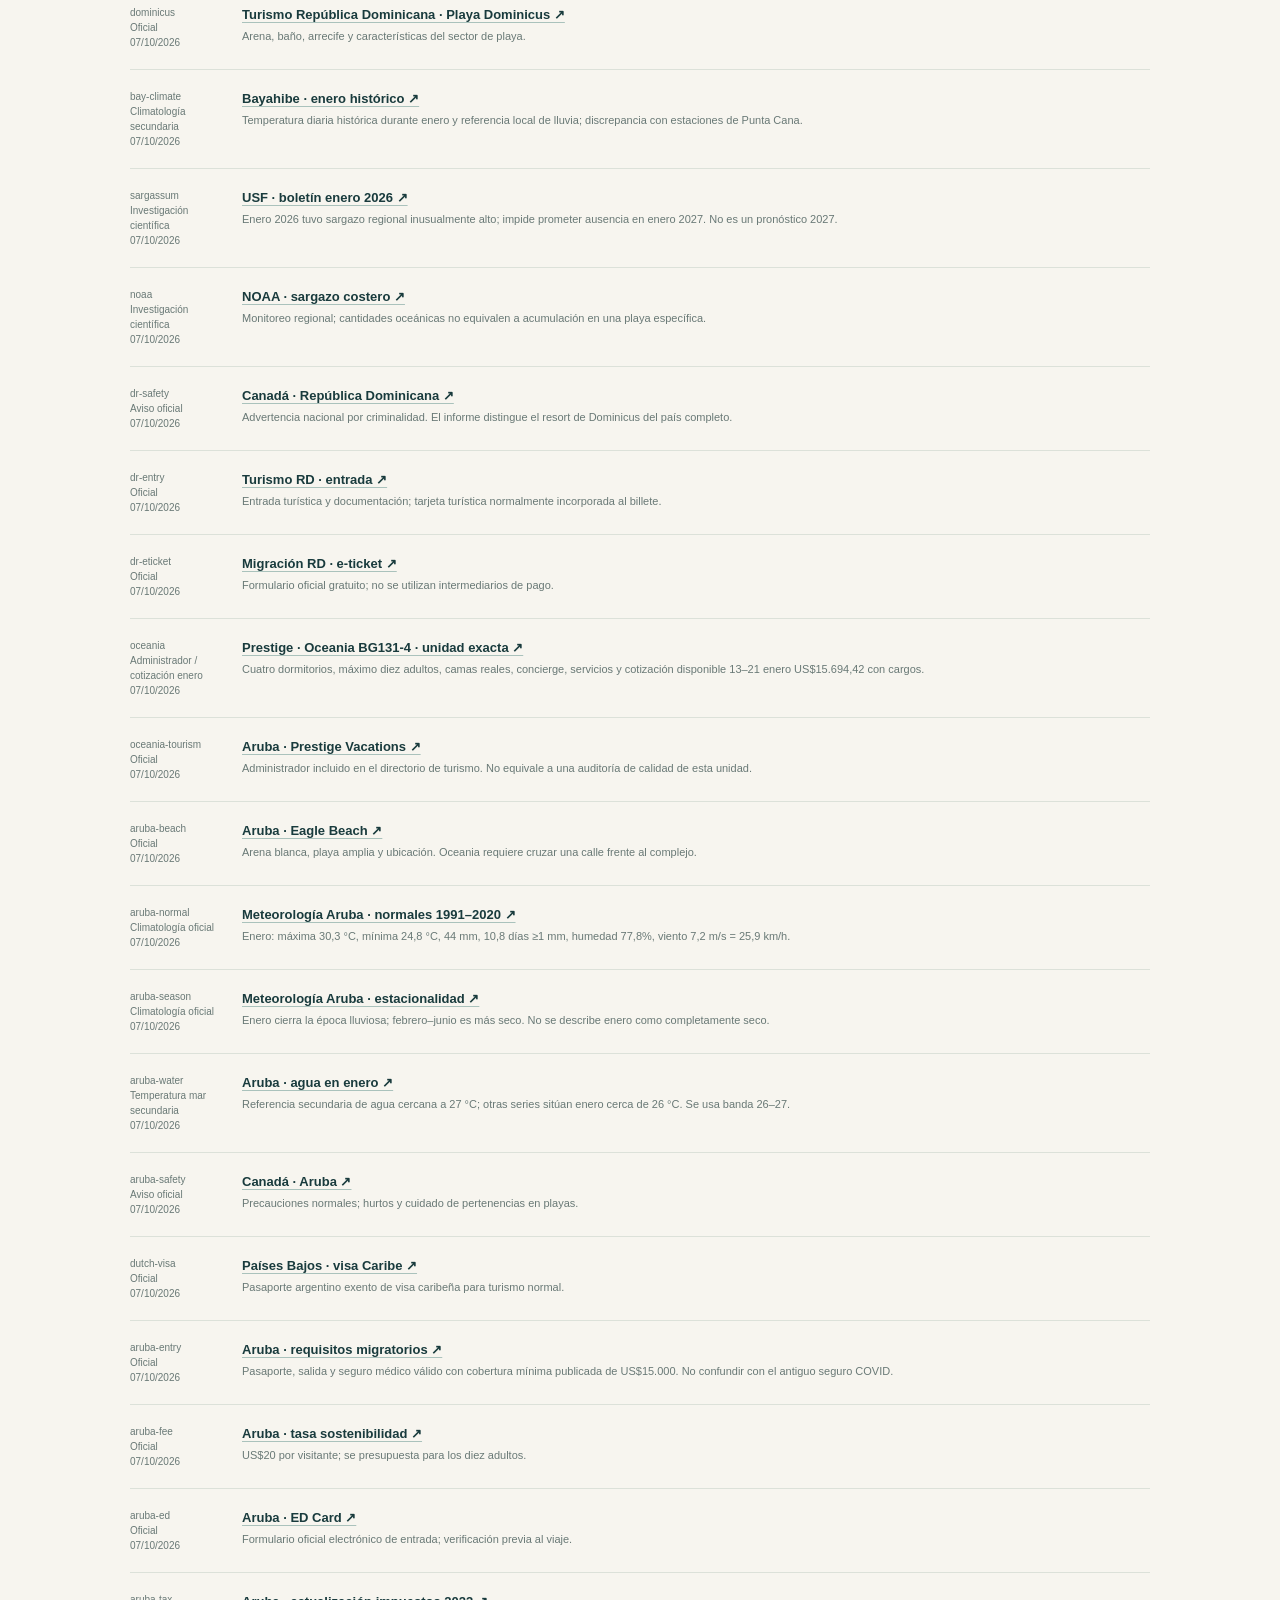
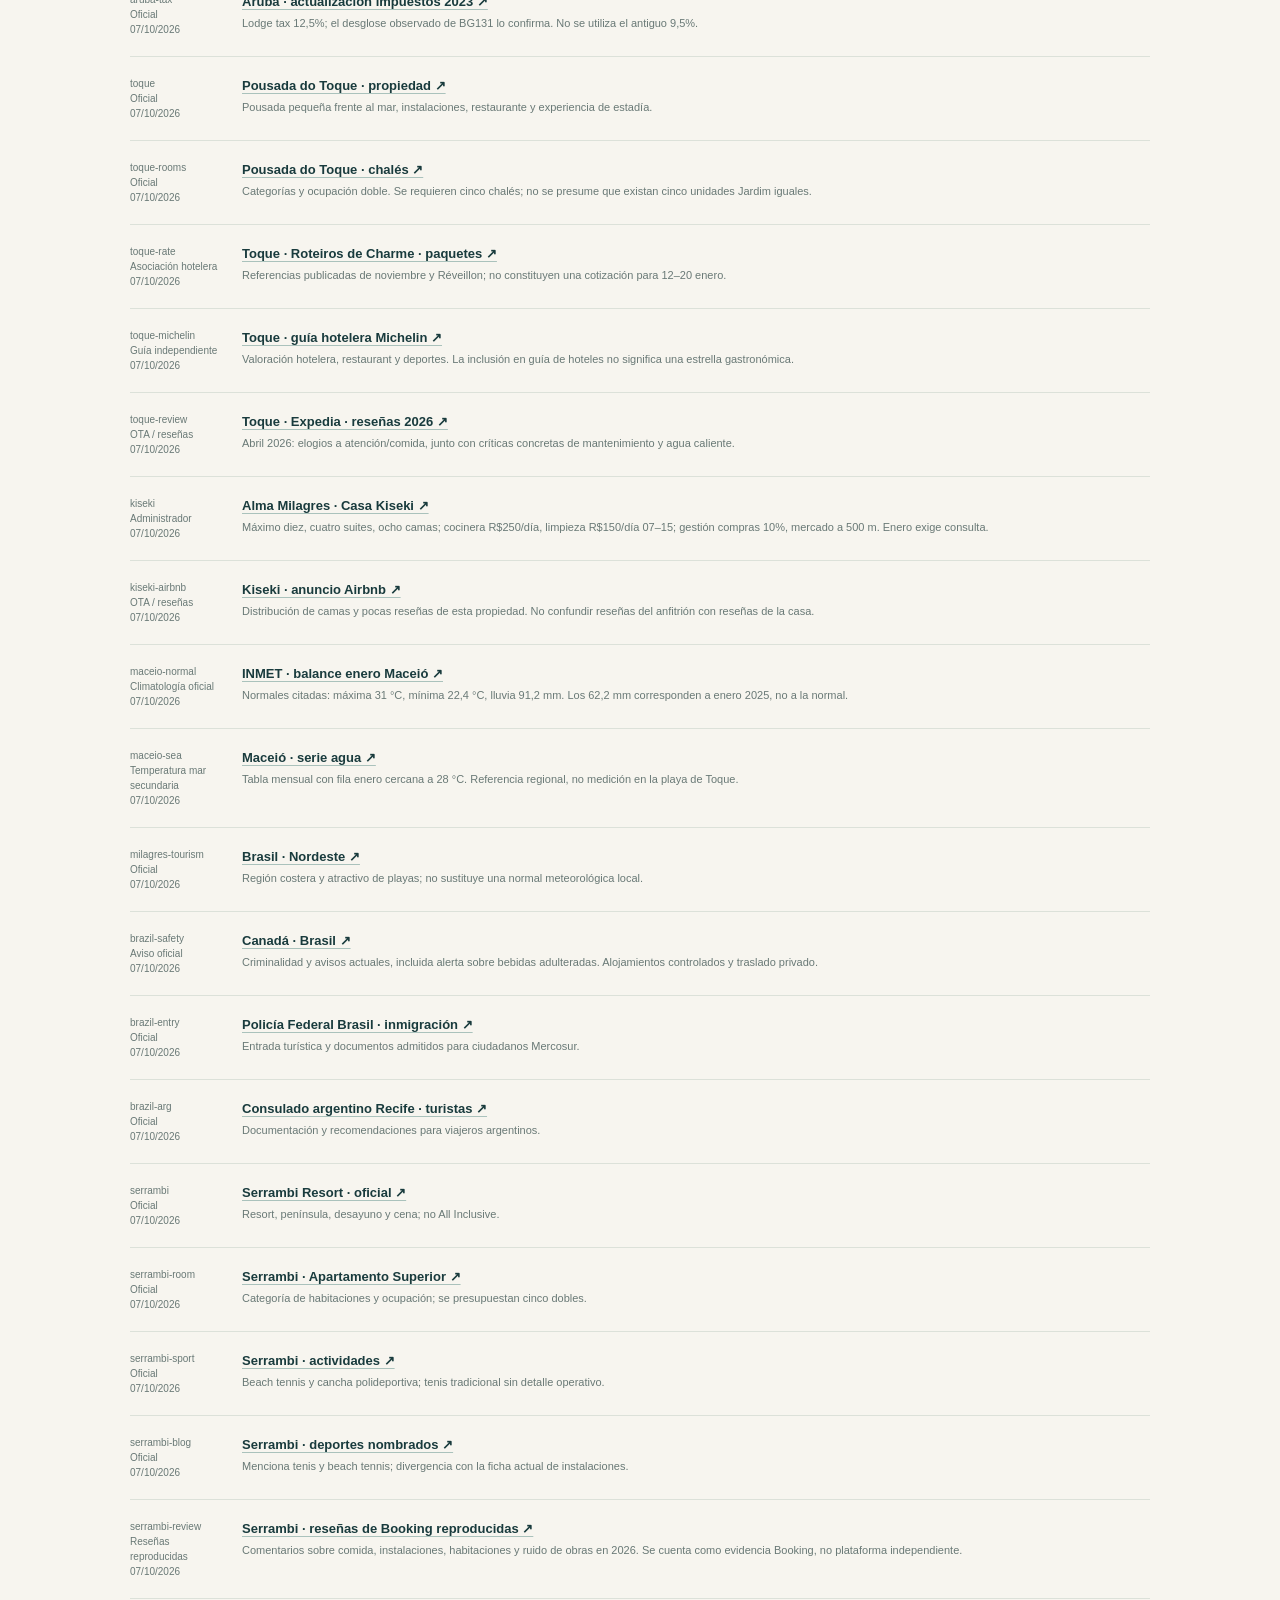
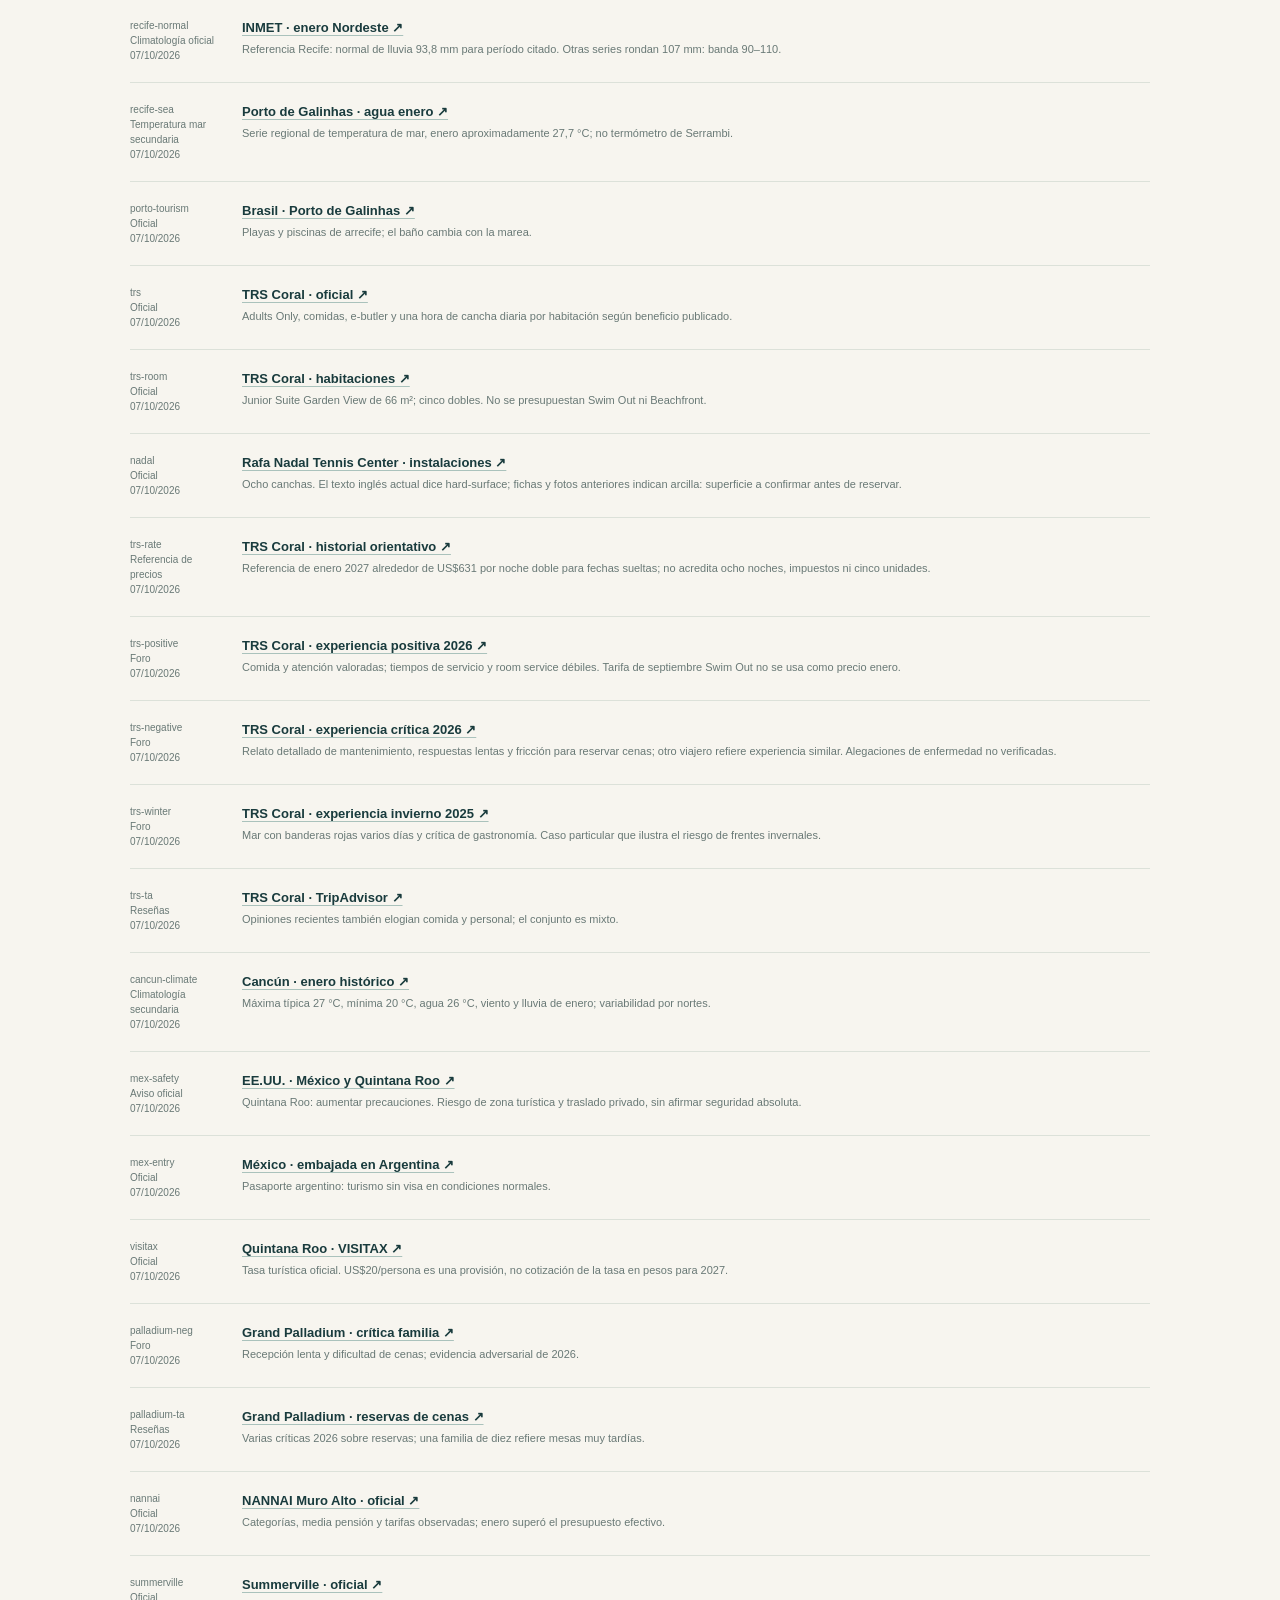
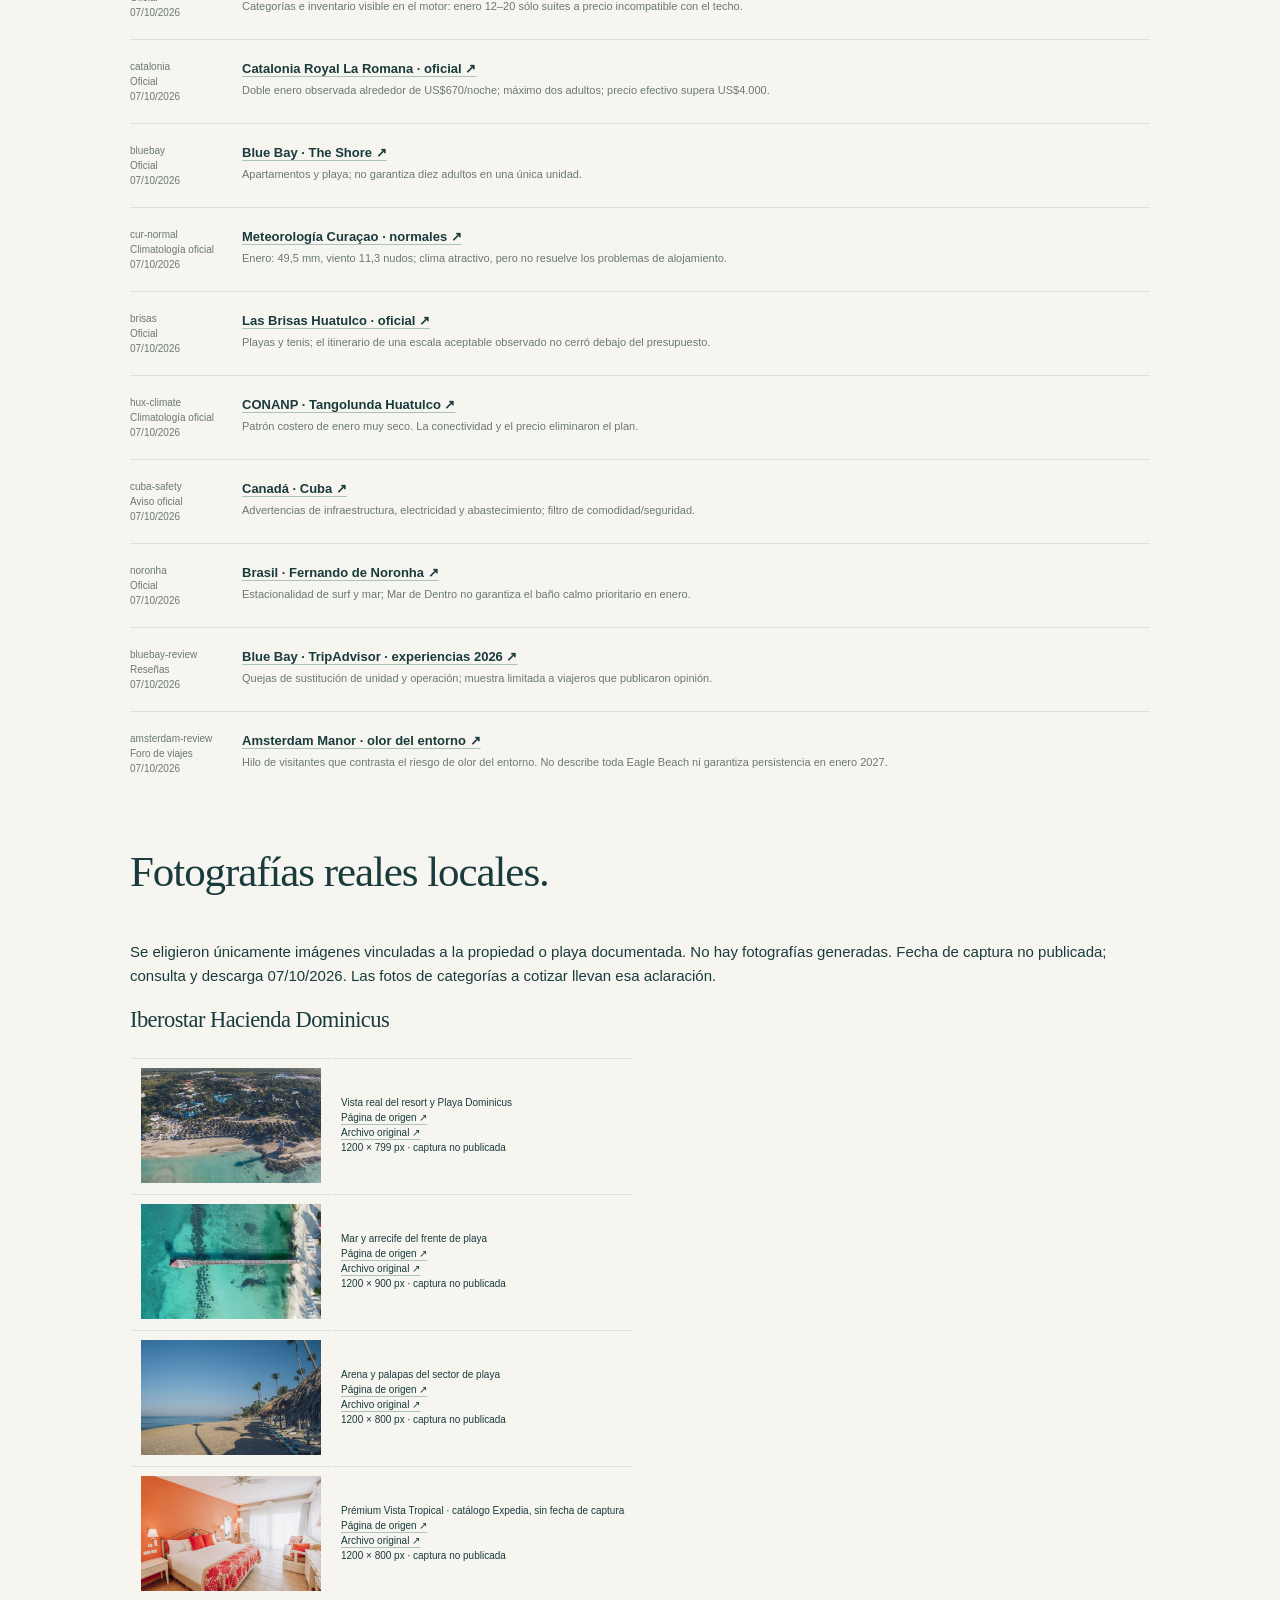
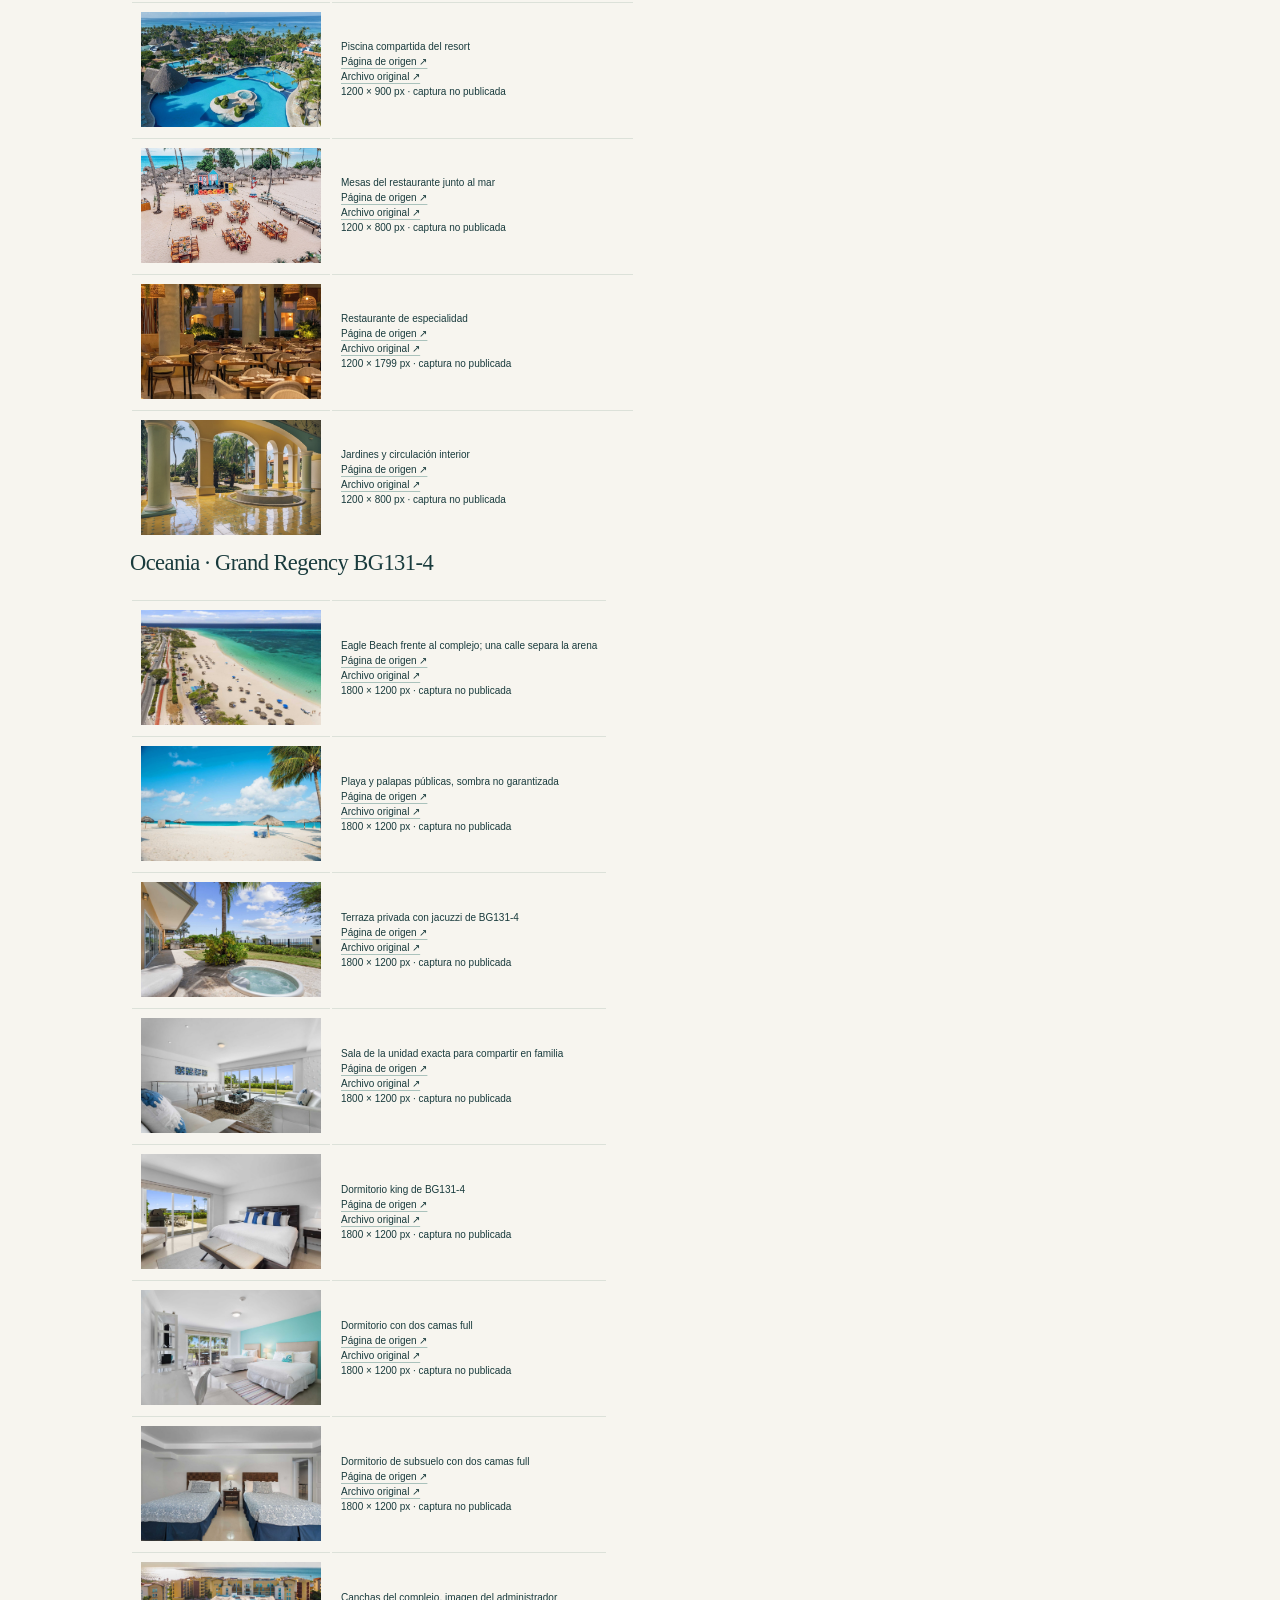
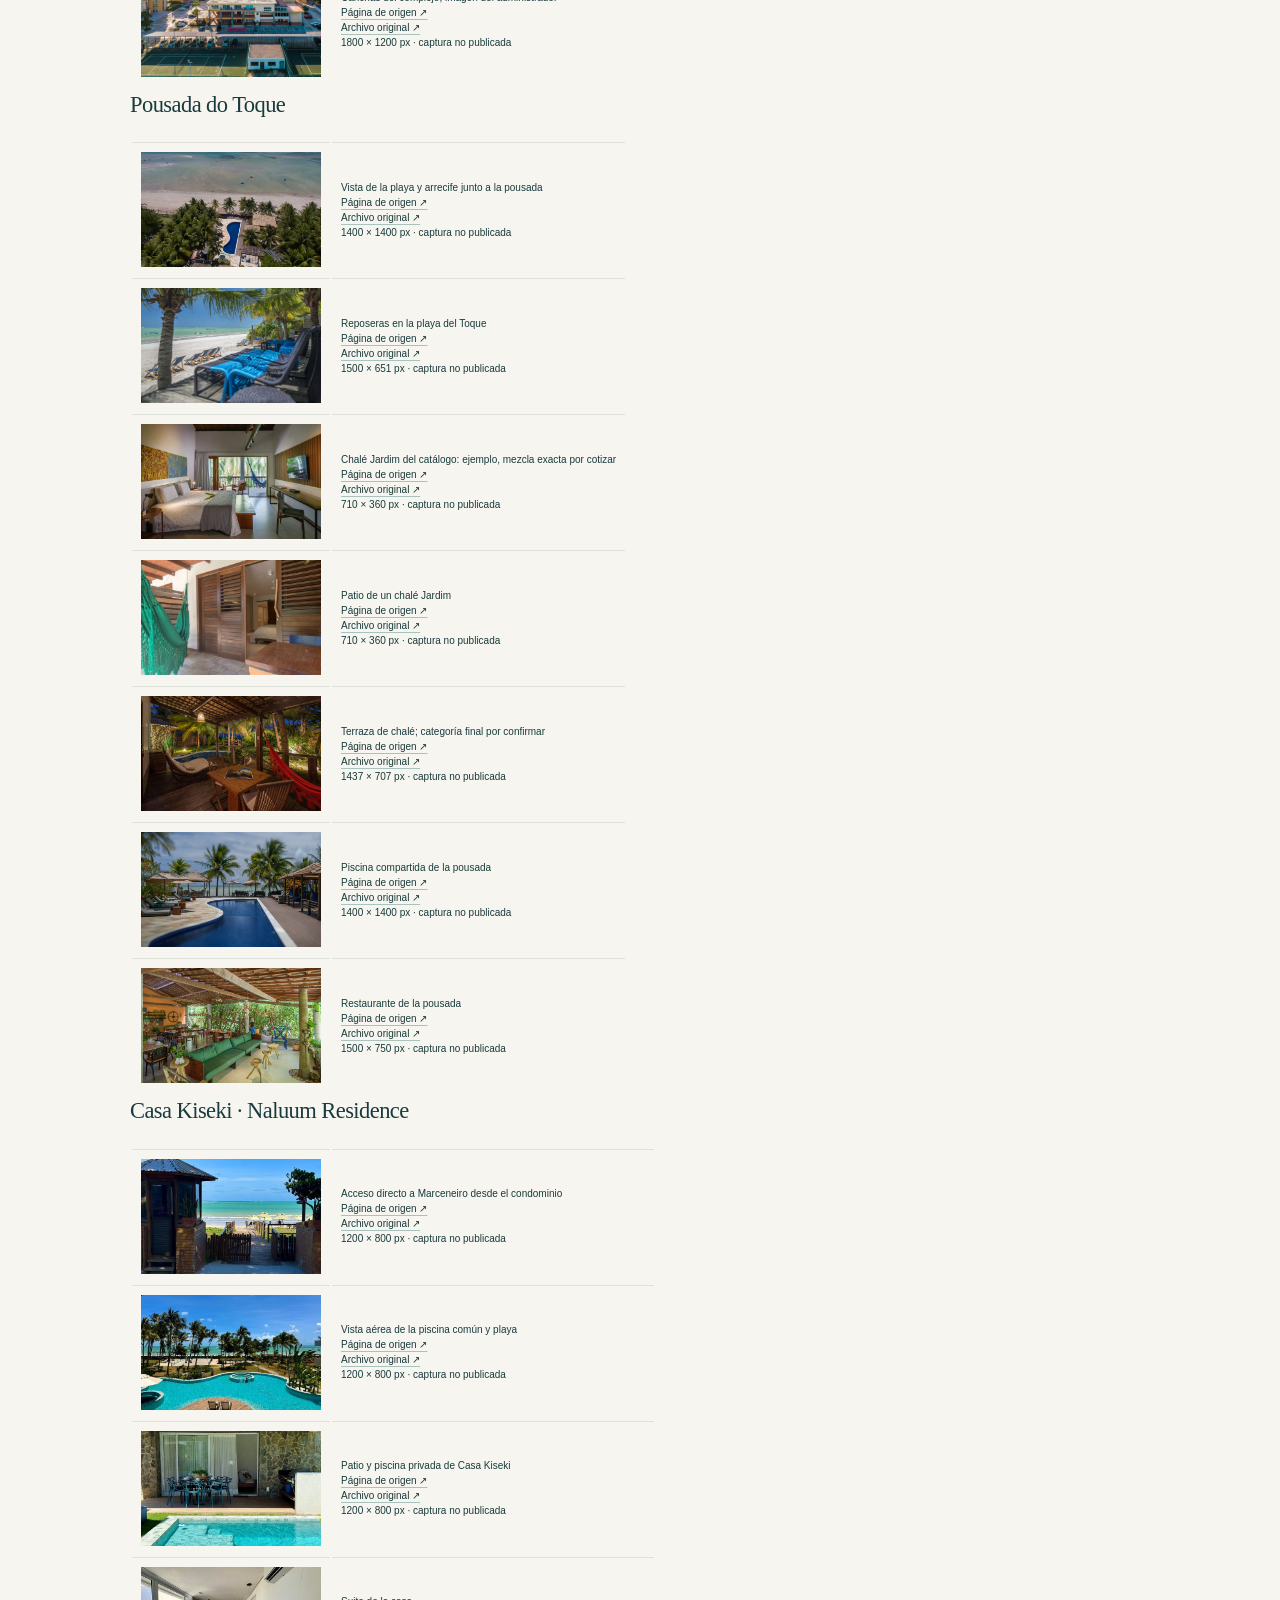
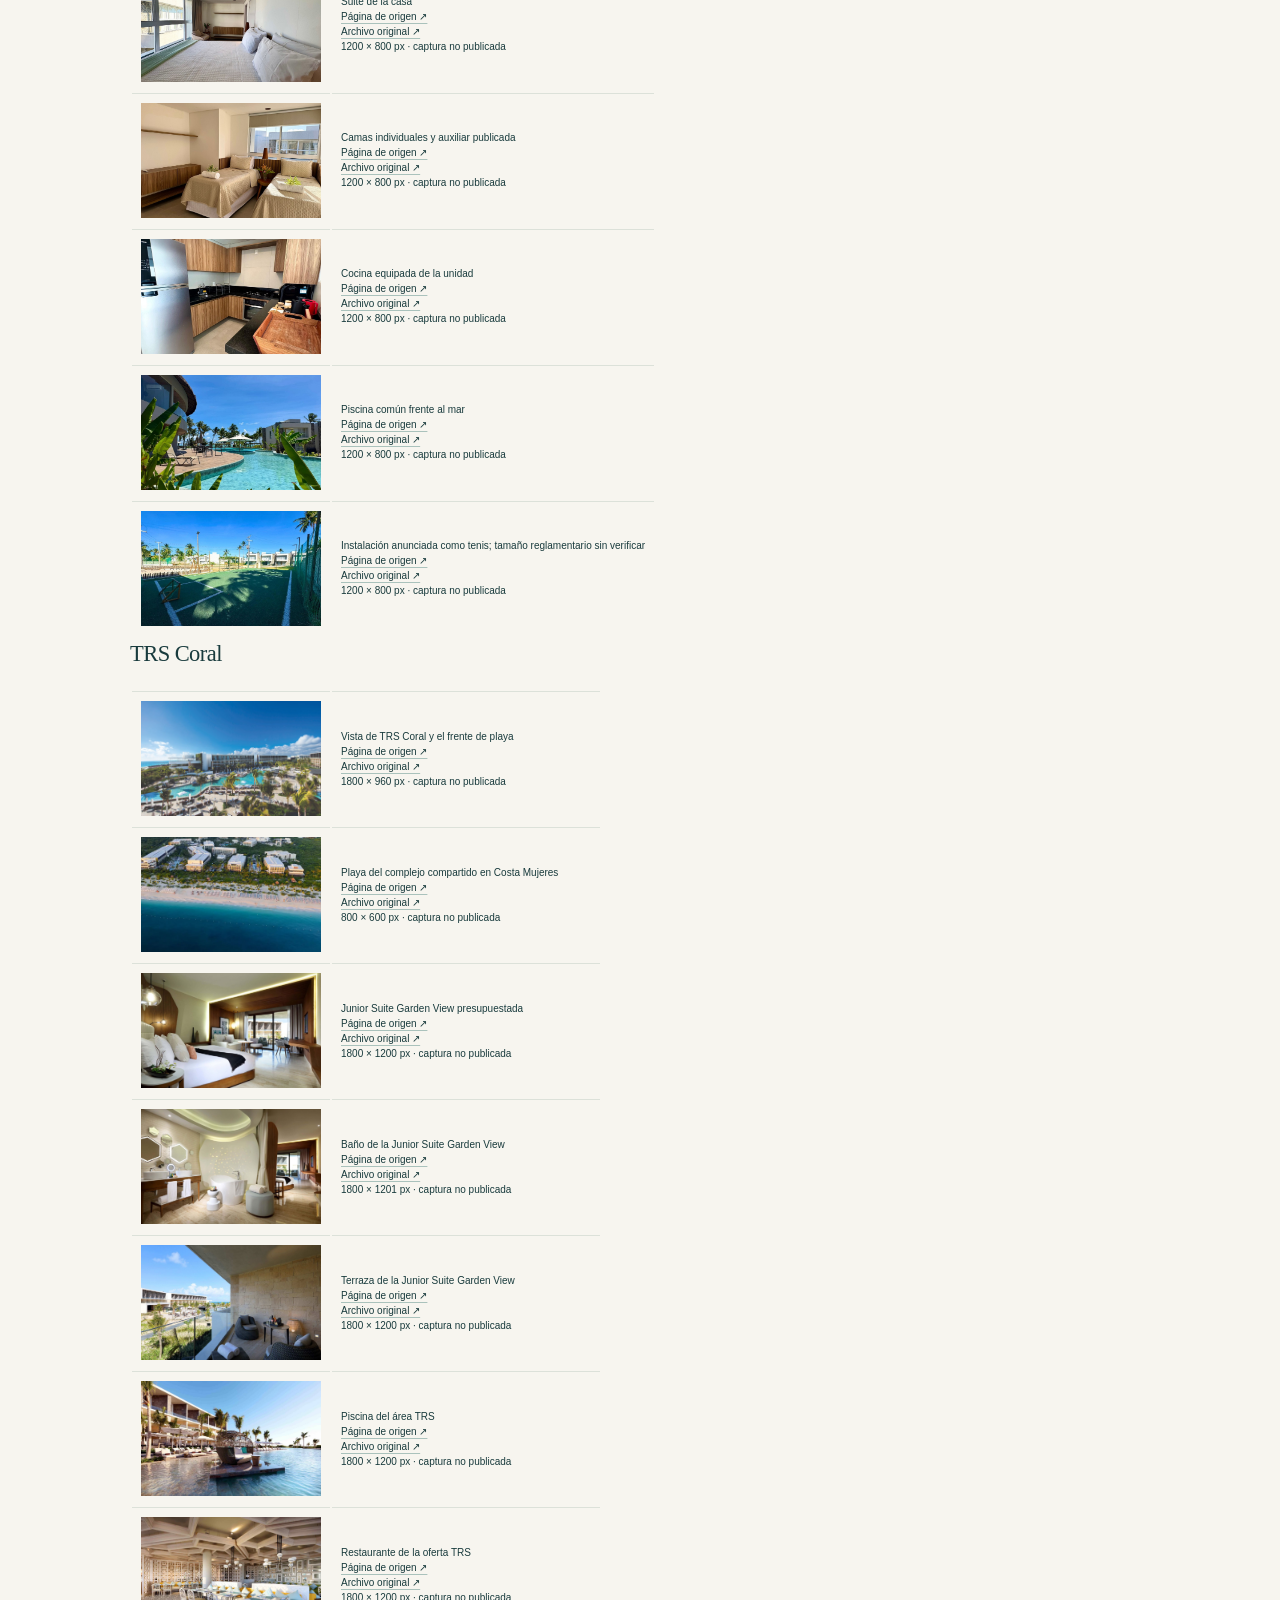
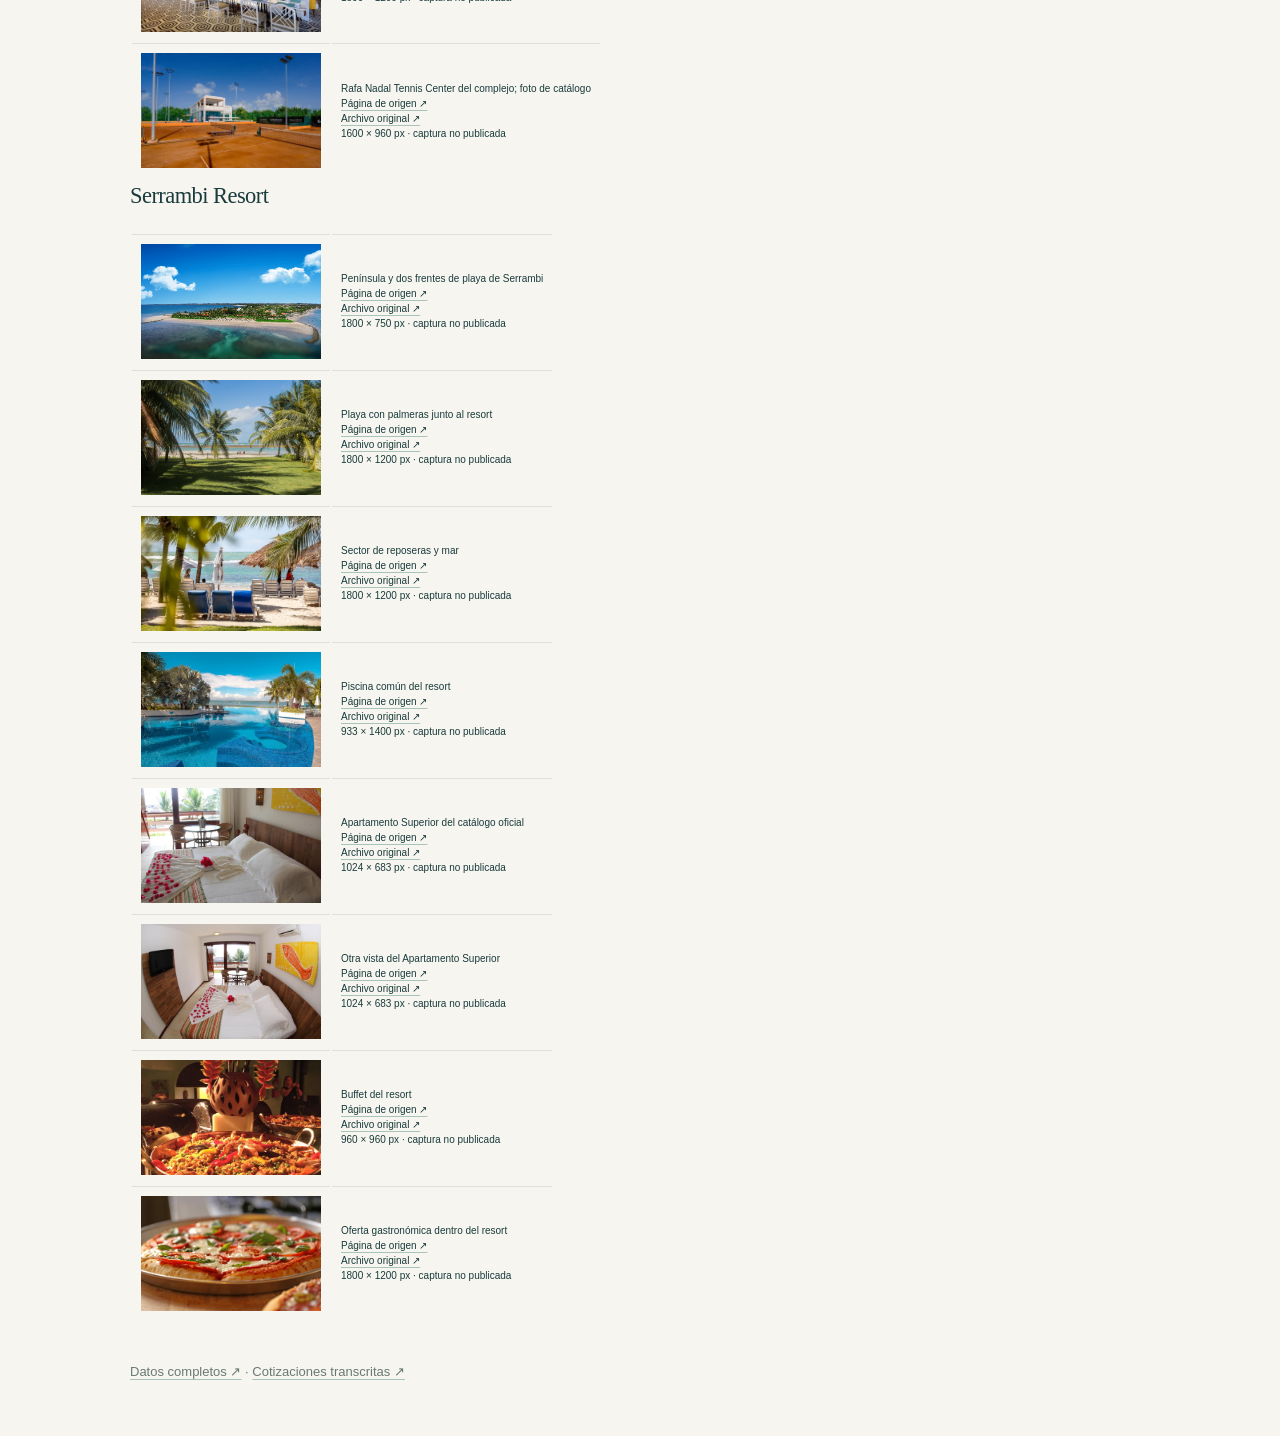
<file: investigacion/sources/sources.html>
<!doctype html><html lang="es"><head><meta charset="utf-8"><meta name="viewport" content="width=device-width,initial-scale=1"><title>Fuentes · Enero, juntos.</title><link rel="stylesheet" href="../assets/styles.css"></head><body><main class="standalone-sources"><a href="../index.html">← Volver a la selección</a><div class="eyebrow" style="margin-top:30px">CONSULTA 7 OCTUBRE 2026</div><h1>Fuentes y procedencia.</h1><p>Referencias escogidas por su utilidad para la decisión. Las tarifas son observaciones o estimaciones según el texto: no inventario reservado. Las fotos de catálogo no publican normalmente fecha de captura. Cada afirmación estimada se mantiene señalada en las fichas.</p><p>Las reseñas reproducidas o espejos de una misma plataforma se cuentan como un solo grupo de evidencia. Los avisos oficiales describen riesgos nacionales; las fichas separan esos avisos de la operación concreta en zona turística. Climatología de enero, no pronóstico de 2027.</p><article class="source-entry" id="ros"><span class="source-id">ros<br>Oficial<br>07/10/2026</span><div><h3><a href="https://aeropuertorosario.com/aeropuerto/destinos/" target="_blank" rel="noopener">Aeropuerto Rosario · destinos ↗</a></h3><p>Conectividad publicada. Los horarios de enero se contrastaron en Google Flights.</p></div></article><article class="source-entry" id="flights"><span class="source-id">flights<br>Buscador aéreo<br>07/10/2026</span><div><h3><a href="https://www.google.com/travel/flights?hl=es&amp;curr=USD" target="_blank" rel="noopener">Google Flights · consultas públicas ↗</a></h3><p>Selecciones completas de ida y vuelta para un adulto en enero de 2027; capturas de valores transcritas en data/observaciones.json. No prueba diez plazas.</p></div></article><article class="source-entry" id="puj-flight"><span class="source-id">puj-flight<br>Cotización enero<br>07/10/2026</span><div><h3><a href="https://www.google.com/travel/flights/booking?tfs=[base64]&amp;hl=es&amp;curr=USD" target="_blank" rel="noopener">Arajet vía Google Flights · 15–23 enero ↗</a></h3><p>US$1.230 ida y vuelta, directo ROS–PUJ, un adulto, impuestos incluidos. Carry-on adicional sin cotizar.</p></div></article><article class="source-entry" id="puj-book"><span class="source-id">puj-book<br>Cotización enero<br>07/10/2026</span><div><h3><a href="https://booking.iberostar.com/Reservations/availability?codiconc=73&amp;conccodi=76&amp;fechafin=23/01/2027&amp;fechaini=15/01/2027&amp;idiocodi=1&amp;idiomercodi=es&amp;monecodi=USD&amp;numerohabitaciones=1&amp;adultohab0=3&amp;ninohab0=0&amp;bebehab0=0&amp;numeropersonas0=3" target="_blank" rel="noopener">Iberostar · motor de reserva · enero ↗</a></h3><p>15–23 enero: doble US$4.990 y triple US$6.861 por ocho noches, impuestos incluidos, prepago. Precio individual, no tarifa de grupo.</p></div></article><article class="source-entry" id="ba-flight"><span class="source-id">ba-flight<br>Cotización enero<br>07/10/2026</span><div><h3><a href="https://www.google.com/travel/flights/booking?tfs=[base64]&amp;hl=es&amp;curr=USD" target="_blank" rel="noopener">EZE–Aruba · itinerario observado ↗</a></h3><p>13–21 enero: Arajet/Copa US$1.046 por adulto. Traslado Rosario–EZE y noche previa se estiman aparte.</p></div></article><article class="source-entry" id="arajet"><span class="source-id">arajet<br>Oficial<br>07/10/2026</span><div><h3><a href="https://www.arajet.com/es-us/equipaje" target="_blank" rel="noopener">Arajet · equipaje ↗</a></h3><p>Artículo personal de 6 kg; cabina 12 kg con paquete adecuado o suplemento. Basic no incluye carry-on.</p></div></article><article class="source-entry" id="arajet-fare"><span class="source-id">arajet-fare<br>Oficial<br>07/10/2026</span><div><h3><a href="https://www.arajet.com/es-ar/bundles" target="_blank" rel="noopener">Arajet · paquetes de tarifas ↗</a></h3><p>Basic, Classic y extras. Asiento estándar; las provisiones de equipaje de este informe no son cotizaciones.</p></div></article><article class="source-entry" id="gol"><span class="source-id">gol<br>Oficial<br>07/10/2026</span><div><h3><a href="https://www.voegol.com.br/pt/bagagens" target="_blank" rel="noopener">GOL · equipajes ↗</a></h3><p>Carry-on de hasta 12 kg en las tarifas que lo incluyen; Basic puede excluirlo. Se reserva margen para Light.</p></div></article><article class="source-entry" id="latam"><span class="source-id">latam<br>Oficial<br>07/10/2026</span><div><h3><a href="https://www.latamairlines.com/ar/es/experiencia/prepara-tu-viaje/equipaje" target="_blank" rel="noopener">LATAM · equipaje ↗</a></h3><p>Cabina hasta 12 kg según tarifa; Basic y Light tienen inclusiones distintas.</p></div></article><article class="source-entry" id="copa"><span class="source-id">copa<br>Oficial<br>07/10/2026</span><div><h3><a href="https://help.copaair.com/hc/en-us/articles/360051189074-What-are-the-fare-classes-Copa-Airlines-offers" target="_blank" rel="noopener">Copa · familias de tarifas ↗</a></h3><p>Economy Basic y equipaje de cabina de 10 kg. Comparación secundaria desde EZE.</p></div></article><article class="source-entry" id="ibero"><span class="source-id">ibero<br>Oficial<br>07/10/2026</span><div><h3><a href="https://www.iberostar.com/hoteles/bayahibe/iberostar-selection-hacienda-dominicus/" target="_blank" rel="noopener">Iberostar Hacienda Dominicus · oficial ↗</a></h3><p>Playa, All Inclusive, habitaciones Prémium Vista Tropical de 37 m² y oferta de restaurantes. No se presupuesta Star Prestige.</p></div></article><article class="source-entry" id="ibero-ota"><span class="source-id">ibero-ota<br>OTA / reseñas<br>07/10/2026</span><div><h3><a href="https://www.expedia.com/Punta-Cana-Hotels-Iberostar-Selection-Hacienda-Dominicus-All-Inclusive.h881180.Hotel-Information" target="_blank" rel="noopener">Iberostar · Expedia ↗</a></h3><p>Galería real, categoría Prémium Vista Tropical y equipamiento; referencias de huéspedes.</p></div></article><article class="source-entry" id="ibero-ta"><span class="source-id">ibero-ta<br>Reseñas / respuesta hotel<br>07/10/2026</span><div><h3><a href="https://www.tripadvisor.com/Hotel_Feature-g663484-d253138-zft9185-Iberostar_Selection_Hacienda_Dominicus.html" target="_blank" rel="noopener">Iberostar · TripAdvisor · tenis ↗</a></h3><p>Respuesta histórica del hotel sobre dos canchas de arcilla. No acredita superficie ni estado en enero de 2027.</p></div></article><article class="source-entry" id="ibero-reviews"><span class="source-id">ibero-reviews<br>Reseñas<br>07/10/2026</span><div><h3><a href="https://www.tripadvisor.com/Hotel_Review-g663484-d253138-Reviews-or50-Iberostar_Selection_Hacienda_Dominicus-Bayahibe_La_Altagracia_Province_Dominican_R.html" target="_blank" rel="noopener">Iberostar · TripAdvisor · reseñas ↗</a></h3><p>Señales sobre reposeras, actividades y obra/cierre puntual de piscina en 2026. Los espejos de TripAdvisor se cuentan como una sola comunidad.</p></div></article><article class="source-entry" id="ibero-forum"><span class="source-id">ibero-forum<br>Foro<br>07/10/2026</span><div><h3><a href="https://www.reddit.com/r/PuntaCana/comments/1ts44jv/iberostar_selection_hacienda_dominicus/" target="_blank" rel="noopener">Iberostar · experiencia 2026 ↗</a></h3><p>Experiencia de viajeros; contrapunto a las críticas. No acredita disponibilidad ni ausencia futura de obras.</p></div></article><article class="source-entry" id="dominicus"><span class="source-id">dominicus<br>Oficial<br>07/10/2026</span><div><h3><a href="https://www.godominicanrepublic.com/things-to-do/playa-dominicus" target="_blank" rel="noopener">Turismo República Dominicana · Playa Dominicus ↗</a></h3><p>Arena, baño, arrecife y características del sector de playa.</p></div></article><article class="source-entry" id="bay-climate"><span class="source-id">bay-climate<br>Climatología secundaria<br>07/10/2026</span><div><h3><a href="https://en.climate-data.org/north-america/dominican-republic/la-altagracia/bayahibe-30074/t/january-1/" target="_blank" rel="noopener">Bayahibe · enero histórico ↗</a></h3><p>Temperatura diaria histórica durante enero y referencia local de lluvia; discrepancia con estaciones de Punta Cana.</p></div></article><article class="source-entry" id="sargassum"><span class="source-id">sargassum<br>Investigación científica<br>07/10/2026</span><div><h3><a href="https://optics.marine.usf.edu/projects/SaWS/pdf/Sargassum_outlook_2026_bulletin01_USF.pdf" target="_blank" rel="noopener">USF · boletín enero 2026 ↗</a></h3><p>Enero 2026 tuvo sargazo regional inusualmente alto; impide prometer ausencia en enero 2027. No es un pronóstico 2027.</p></div></article><article class="source-entry" id="noaa"><span class="source-id">noaa<br>Investigación científica<br>07/10/2026</span><div><h3><a href="https://www.aoml.noaa.gov/phod/sargassum_inundation_report/" target="_blank" rel="noopener">NOAA · sargazo costero ↗</a></h3><p>Monitoreo regional; cantidades oceánicas no equivalen a acumulación en una playa específica.</p></div></article><article class="source-entry" id="dr-safety"><span class="source-id">dr-safety<br>Aviso oficial<br>07/10/2026</span><div><h3><a href="https://travel.gc.ca/destinations/dominican-republic" target="_blank" rel="noopener">Canadá · República Dominicana ↗</a></h3><p>Advertencia nacional por criminalidad. El informe distingue el resort de Dominicus del país completo.</p></div></article><article class="source-entry" id="dr-entry"><span class="source-id">dr-entry<br>Oficial<br>07/10/2026</span><div><h3><a href="https://www.godominicanrepublic.com/travel/entry-requirements" target="_blank" rel="noopener">Turismo RD · entrada ↗</a></h3><p>Entrada turística y documentación; tarjeta turística normalmente incorporada al billete.</p></div></article><article class="source-entry" id="dr-eticket"><span class="source-id">dr-eticket<br>Oficial<br>07/10/2026</span><div><h3><a href="https://eticket.migracion.gob.do/" target="_blank" rel="noopener">Migración RD · e-ticket ↗</a></h3><p>Formulario oficial gratuito; no se utilizan intermediarios de pago.</p></div></article><article class="source-entry" id="oceania"><span class="source-id">oceania<br>Administrador / cotización enero<br>07/10/2026</span><div><h3><a href="https://come2holiday.com/property/1091/" target="_blank" rel="noopener">Prestige · Oceania BG131-4 · unidad exacta ↗</a></h3><p>Cuatro dormitorios, máximo diez adultos, camas reales, concierge, servicios y cotización disponible 13–21 enero US$15.694,42 con cargos.</p></div></article><article class="source-entry" id="oceania-tourism"><span class="source-id">oceania-tourism<br>Oficial<br>07/10/2026</span><div><h3><a href="https://www.aruba.com/us/stay-at/prestige-vacations-aruba" target="_blank" rel="noopener">Aruba · Prestige Vacations ↗</a></h3><p>Administrador incluido en el directorio de turismo. No equivale a una auditoría de calidad de esta unidad.</p></div></article><article class="source-entry" id="aruba-beach"><span class="source-id">aruba-beach<br>Oficial<br>07/10/2026</span><div><h3><a href="https://www.aruba.com/us/explore/eagle-beach" target="_blank" rel="noopener">Aruba · Eagle Beach ↗</a></h3><p>Arena blanca, playa amplia y ubicación. Oceania requiere cruzar una calle frente al complejo.</p></div></article><article class="source-entry" id="aruba-normal"><span class="source-id">aruba-normal<br>Climatología oficial<br>07/10/2026</span><div><h3><a href="https://www.meteo.aw/files/Download/climatnormals19912020.pdf" target="_blank" rel="noopener">Meteorología Aruba · normales 1991–2020 ↗</a></h3><p>Enero: máxima 30,3 °C, mínima 24,8 °C, 44 mm, 10,8 días ≥1 mm, humedad 77,8%, viento 7,2 m/s = 25,9 km/h.</p></div></article><article class="source-entry" id="aruba-season"><span class="source-id">aruba-season<br>Climatología oficial<br>07/10/2026</span><div><h3><a href="https://www.meteo.aw/climate.php" target="_blank" rel="noopener">Meteorología Aruba · estacionalidad ↗</a></h3><p>Enero cierra la época lluviosa; febrero–junio es más seco. No se describe enero como completamente seco.</p></div></article><article class="source-entry" id="aruba-water"><span class="source-id">aruba-water<br>Temperatura mar secundaria<br>07/10/2026</span><div><h3><a href="https://beach-weather.com/Caribbean/Aruba/averages/January/" target="_blank" rel="noopener">Aruba · agua en enero ↗</a></h3><p>Referencia secundaria de agua cercana a 27 °C; otras series sitúan enero cerca de 26 °C. Se usa banda 26–27.</p></div></article><article class="source-entry" id="aruba-safety"><span class="source-id">aruba-safety<br>Aviso oficial<br>07/10/2026</span><div><h3><a href="https://travel.gc.ca/destinations/aruba" target="_blank" rel="noopener">Canadá · Aruba ↗</a></h3><p>Precauciones normales; hurtos y cuidado de pertenencias en playas.</p></div></article><article class="source-entry" id="dutch-visa"><span class="source-id">dutch-visa<br>Oficial<br>07/10/2026</span><div><h3><a href="https://www.netherlandsworldwide.nl/caribbean-visa/visa-needed-caribbean" target="_blank" rel="noopener">Países Bajos · visa Caribe ↗</a></h3><p>Pasaporte argentino exento de visa caribeña para turismo normal.</p></div></article><article class="source-entry" id="aruba-entry"><span class="source-id">aruba-entry<br>Oficial<br>07/10/2026</span><div><h3><a href="https://www.aruba.com/us/plan-your-visit/getting-to-aruba/immigration-regulations" target="_blank" rel="noopener">Aruba · requisitos migratorios ↗</a></h3><p>Pasaporte, salida y seguro médico válido con cobertura mínima publicada de US$15.000. No confundir con el antiguo seguro COVID.</p></div></article><article class="source-entry" id="aruba-fee"><span class="source-id">aruba-fee<br>Oficial<br>07/10/2026</span><div><h3><a href="https://www.aruba.com/us/sustainability-fee" target="_blank" rel="noopener">Aruba · tasa sostenibilidad ↗</a></h3><p>US$20 por visitante; se presupuesta para los diez adultos.</p></div></article><article class="source-entry" id="aruba-ed"><span class="source-id">aruba-ed<br>Oficial<br>07/10/2026</span><div><h3><a href="https://edcardaruba.aw/" target="_blank" rel="noopener">Aruba · ED Card ↗</a></h3><p>Formulario oficial electrónico de entrada; verificación previa al viaje.</p></div></article><article class="source-entry" id="aruba-tax"><span class="source-id">aruba-tax<br>Oficial<br>07/10/2026</span><div><h3><a href="https://arubachamber.com/pages/wp-content/uploads/2023/01/taxchanges2023.pdf" target="_blank" rel="noopener">Aruba · actualización impuestos 2023 ↗</a></h3><p>Lodge tax 12,5%; el desglose observado de BG131 lo confirma. No se utiliza el antiguo 9,5%.</p></div></article><article class="source-entry" id="toque"><span class="source-id">toque<br>Oficial<br>07/10/2026</span><div><h3><a href="https://pousadadotoque.com.br/a-pousada/" target="_blank" rel="noopener">Pousada do Toque · propiedad ↗</a></h3><p>Pousada pequeña frente al mar, instalaciones, restaurante y experiencia de estadía.</p></div></article><article class="source-entry" id="toque-rooms"><span class="source-id">toque-rooms<br>Oficial<br>07/10/2026</span><div><h3><a href="https://pousadadotoque.com.br/chales/" target="_blank" rel="noopener">Pousada do Toque · chalés ↗</a></h3><p>Categorías y ocupación doble. Se requieren cinco chalés; no se presume que existan cinco unidades Jardim iguales.</p></div></article><article class="source-entry" id="toque-rate"><span class="source-id">toque-rate<br>Asociación hotelera<br>07/10/2026</span><div><h3><a href="https://www.roteirosdecharme.com.br/hotel/pousada-do-toque/pacotes/" target="_blank" rel="noopener">Toque · Roteiros de Charme · paquetes ↗</a></h3><p>Referencias publicadas de noviembre y Réveillon; no constituyen una cotización para 12–20 enero.</p></div></article><article class="source-entry" id="toque-michelin"><span class="source-id">toque-michelin<br>Guía independiente<br>07/10/2026</span><div><h3><a href="https://guide.michelin.com/br/pt_BR/hotels-stays/sao-miguel-dos-milagres/pousada-do-toque-11045" target="_blank" rel="noopener">Toque · guía hotelera Michelin ↗</a></h3><p>Valoración hotelera, restaurant y deportes. La inclusión en guía de hoteles no significa una estrella gastronómica.</p></div></article><article class="source-entry" id="toque-review"><span class="source-id">toque-review<br>OTA / reseñas<br>07/10/2026</span><div><h3><a href="https://www.expedia.com/Sao-Miguel-Dos-Milagres-Hotels-Pousada-Do-Toque.h8423193.Hotel-Information" target="_blank" rel="noopener">Toque · Expedia · reseñas 2026 ↗</a></h3><p>Abril 2026: elogios a atención/comida, junto con críticas concretas de mantenimiento y agua caliente.</p></div></article><article class="source-entry" id="kiseki"><span class="source-id">kiseki<br>Administrador<br>07/10/2026</span><div><h3><a href="https://www.almamilagres.com.br/pt/apartment/SZ01I/casa-milagres-frente-mar-condominio-pe-na-areia" target="_blank" rel="noopener">Alma Milagres · Casa Kiseki ↗</a></h3><p>Máximo diez, cuatro suites, ocho camas; cocinera R$250/día, limpieza R$150/día 07–15; gestión compras 10%, mercado a 500 m. Enero exige consulta.</p></div></article><article class="source-entry" id="kiseki-airbnb"><span class="source-id">kiseki-airbnb<br>OTA / reseñas<br>07/10/2026</span><div><h3><a href="https://www.airbnb.com.br/rooms/1445027567971440391" target="_blank" rel="noopener">Kiseki · anuncio Airbnb ↗</a></h3><p>Distribución de camas y pocas reseñas de esta propiedad. No confundir reseñas del anfitrión con reseñas de la casa.</p></div></article><article class="source-entry" id="maceio-normal"><span class="source-id">maceio-normal<br>Climatología oficial<br>07/10/2026</span><div><h3><a href="https://portal.inmet.gov.br/noticias/balan%C3%A7o-em-janeiro-choveu-62-2-mm-em-macei%C3%B3" target="_blank" rel="noopener">INMET · balance enero Maceió ↗</a></h3><p>Normales citadas: máxima 31 °C, mínima 22,4 °C, lluvia 91,2 mm. Los 62,2 mm corresponden a enero 2025, no a la normal.</p></div></article><article class="source-entry" id="maceio-sea"><span class="source-id">maceio-sea<br>Temperatura mar secundaria<br>07/10/2026</span><div><h3><a href="https://live.seatemperature.org/south-america/brazil/maceio-april.htm" target="_blank" rel="noopener">Maceió · serie agua ↗</a></h3><p>Tabla mensual con fila enero cercana a 28 °C. Referencia regional, no medición en la playa de Toque.</p></div></article><article class="source-entry" id="milagres-tourism"><span class="source-id">milagres-tourism<br>Oficial<br>07/10/2026</span><div><h3><a href="https://marcanordeste.visitbrasil.com/en/" target="_blank" rel="noopener">Brasil · Nordeste ↗</a></h3><p>Región costera y atractivo de playas; no sustituye una normal meteorológica local.</p></div></article><article class="source-entry" id="brazil-safety"><span class="source-id">brazil-safety<br>Aviso oficial<br>07/10/2026</span><div><h3><a href="https://travel.gc.ca/destinations/brazil" target="_blank" rel="noopener">Canadá · Brasil ↗</a></h3><p>Criminalidad y avisos actuales, incluida alerta sobre bebidas adulteradas. Alojamientos controlados y traslado privado.</p></div></article><article class="source-entry" id="brazil-entry"><span class="source-id">brazil-entry<br>Oficial<br>07/10/2026</span><div><h3><a href="https://www.gov.br/pf/pt-br/assuntos/imigracao/duvidas-frequentes" target="_blank" rel="noopener">Policía Federal Brasil · inmigración ↗</a></h3><p>Entrada turística y documentos admitidos para ciudadanos Mercosur.</p></div></article><article class="source-entry" id="brazil-arg"><span class="source-id">brazil-arg<br>Oficial<br>07/10/2026</span><div><h3><a href="https://creci.cancilleria.gob.ar/es/informaci%C3%B3n-importante-para-turistas-argentinos" target="_blank" rel="noopener">Consulado argentino Recife · turistas ↗</a></h3><p>Documentación y recomendaciones para viajeros argentinos.</p></div></article><article class="source-entry" id="serrambi"><span class="source-id">serrambi<br>Oficial<br>07/10/2026</span><div><h3><a href="https://www.serrambiresort.com/" target="_blank" rel="noopener">Serrambi Resort · oficial ↗</a></h3><p>Resort, península, desayuno y cena; no All Inclusive.</p></div></article><article class="source-entry" id="serrambi-room"><span class="source-id">serrambi-room<br>Oficial<br>07/10/2026</span><div><h3><a href="https://www.serrambiresort.com/quartos/apartamento-superior" target="_blank" rel="noopener">Serrambi · Apartamento Superior ↗</a></h3><p>Categoría de habitaciones y ocupación; se presupuestan cinco dobles.</p></div></article><article class="source-entry" id="serrambi-sport"><span class="source-id">serrambi-sport<br>Oficial<br>07/10/2026</span><div><h3><a href="https://www.serrambiresort.com/atracoes" target="_blank" rel="noopener">Serrambi · actividades ↗</a></h3><p>Beach tennis y cancha polideportiva; tenis tradicional sin detalle operativo.</p></div></article><article class="source-entry" id="serrambi-blog"><span class="source-id">serrambi-blog<br>Oficial<br>07/10/2026</span><div><h3><a href="https://www.serrambiresort.com/post/o-que-fazer-em-serrambi" target="_blank" rel="noopener">Serrambi · deportes nombrados ↗</a></h3><p>Menciona tenis y beach tennis; divergencia con la ficha actual de instalaciones.</p></div></article><article class="source-entry" id="serrambi-review"><span class="source-id">serrambi-review<br>Reseñas reproducidas<br>07/10/2026</span><div><h3><a href="https://pt-br.planetofhotels.com/brasil/porto-de-galinhas/serrambi-resort" target="_blank" rel="noopener">Serrambi · reseñas de Booking reproducidas ↗</a></h3><p>Comentarios sobre comida, instalaciones, habitaciones y ruido de obras en 2026. Se cuenta como evidencia Booking, no plataforma independiente.</p></div></article><article class="source-entry" id="recife-normal"><span class="source-id">recife-normal<br>Climatología oficial<br>07/10/2026</span><div><h3><a href="https://portal.inmet.gov.br/noticias/balan%C3%A7o-das-condi%C3%A7%C3%B5es-de-tempo-nas-capitais-da-regi%C3%A3o-nordeste-no-m%C3%AAs-de-janeiro-de-2021" target="_blank" rel="noopener">INMET · enero Nordeste ↗</a></h3><p>Referencia Recife: normal de lluvia 93,8 mm para período citado. Otras series rondan 107 mm: banda 90–110.</p></div></article><article class="source-entry" id="recife-sea"><span class="source-id">recife-sea<br>Temperatura mar secundaria<br>07/10/2026</span><div><h3><a href="https://seatemperature.com/regions/south-america/brazil/porto-de-galinhas" target="_blank" rel="noopener">Porto de Galinhas · agua enero ↗</a></h3><p>Serie regional de temperatura de mar, enero aproximadamente 27,7 °C; no termómetro de Serrambi.</p></div></article><article class="source-entry" id="porto-tourism"><span class="source-id">porto-tourism<br>Oficial<br>07/10/2026</span><div><h3><a href="https://www.visitbrasil.com/en/location/porto-de-galinhas-en/" target="_blank" rel="noopener">Brasil · Porto de Galinhas ↗</a></h3><p>Playas y piscinas de arrecife; el baño cambia con la marea.</p></div></article><article class="source-entry" id="trs"><span class="source-id">trs<br>Oficial<br>07/10/2026</span><div><h3><a href="https://www.palladiumhotelgroup.com/en/hotels/mexico/costamujerescancun/trs-coral-hotel" target="_blank" rel="noopener">TRS Coral · oficial ↗</a></h3><p>Adults Only, comidas, e-butler y una hora de cancha diaria por habitación según beneficio publicado.</p></div></article><article class="source-entry" id="trs-room"><span class="source-id">trs-room<br>Oficial<br>07/10/2026</span><div><h3><a href="https://www.palladiumhotelgroup.com/en/hotels/mexico/costamujerescancun/trs-coral-hotel/rooms" target="_blank" rel="noopener">TRS Coral · habitaciones ↗</a></h3><p>Junior Suite Garden View de 66 m²; cinco dobles. No se presupuestan Swim Out ni Beachfront.</p></div></article><article class="source-entry" id="nadal"><span class="source-id">nadal<br>Oficial<br>07/10/2026</span><div><h3><a href="https://cancun.rafanadaltenniscenter.com/en/" target="_blank" rel="noopener">Rafa Nadal Tennis Center · instalaciones ↗</a></h3><p>Ocho canchas. El texto inglés actual dice hard-surface; fichas y fotos anteriores indican arcilla: superficie a confirmar antes de reservar.</p></div></article><article class="source-entry" id="trs-rate"><span class="source-id">trs-rate<br>Referencia de precios<br>07/10/2026</span><div><h3><a href="https://traveldeals.com/stays/cancun/trs-coral-hotel-adults-only-all-inclusive" target="_blank" rel="noopener">TRS Coral · historial orientativo ↗</a></h3><p>Referencia de enero 2027 alrededor de US$631 por noche doble para fechas sueltas; no acredita ocho noches, impuestos ni cinco unidades.</p></div></article><article class="source-entry" id="trs-positive"><span class="source-id">trs-positive<br>Foro<br>07/10/2026</span><div><h3><a href="https://www.reddit.com/r/AllInclusiveResorts/comments/1wkdb98/trs_coral_cancun_1010/" target="_blank" rel="noopener">TRS Coral · experiencia positiva 2026 ↗</a></h3><p>Comida y atención valoradas; tiempos de servicio y room service débiles. Tarifa de septiembre Swim Out no se usa como precio enero.</p></div></article><article class="source-entry" id="trs-negative"><span class="source-id">trs-negative<br>Foro<br>07/10/2026</span><div><h3><a href="https://www.reddit.com/r/cancun/comments/1tszprn/trs_coral_cancun_review/" target="_blank" rel="noopener">TRS Coral · experiencia crítica 2026 ↗</a></h3><p>Relato detallado de mantenimiento, respuestas lentas y fricción para reservar cenas; otro viajero refiere experiencia similar. Alegaciones de enfermedad no verificadas.</p></div></article><article class="source-entry" id="trs-winter"><span class="source-id">trs-winter<br>Foro<br>07/10/2026</span><div><h3><a href="https://www.reddit.com/r/AllInclusiveResorts/comments/1pvkked/review_trs_coral_playa_mujeres/" target="_blank" rel="noopener">TRS Coral · experiencia invierno 2025 ↗</a></h3><p>Mar con banderas rojas varios días y crítica de gastronomía. Caso particular que ilustra el riesgo de frentes invernales.</p></div></article><article class="source-entry" id="trs-ta"><span class="source-id">trs-ta<br>Reseñas<br>07/10/2026</span><div><h3><a href="https://www.tripadvisor.com/Hotel_Review-g1229340-d14091089-Reviews-TRS_Coral_Hotel-Playa_Mujeres_Costa_Mujeres_Yucatan_Peninsula.html" target="_blank" rel="noopener">TRS Coral · TripAdvisor ↗</a></h3><p>Opiniones recientes también elogian comida y personal; el conjunto es mixto.</p></div></article><article class="source-entry" id="cancun-climate"><span class="source-id">cancun-climate<br>Climatología secundaria<br>07/10/2026</span><div><h3><a href="https://weatherspark.com/m/14484/1/Average-Weather-in-January-in-Canc%C3%BAn-Mexico" target="_blank" rel="noopener">Cancún · enero histórico ↗</a></h3><p>Máxima típica 27 °C, mínima 20 °C, agua 26 °C, viento y lluvia de enero; variabilidad por nortes.</p></div></article><article class="source-entry" id="mex-safety"><span class="source-id">mex-safety<br>Aviso oficial<br>07/10/2026</span><div><h3><a href="https://travel.state.gov/en/international-travel/travel-advisories/mexico.html" target="_blank" rel="noopener">EE.UU. · México y Quintana Roo ↗</a></h3><p>Quintana Roo: aumentar precauciones. Riesgo de zona turística y traslado privado, sin afirmar seguridad absoluta.</p></div></article><article class="source-entry" id="mex-entry"><span class="source-id">mex-entry<br>Oficial<br>07/10/2026</span><div><h3><a href="https://embamex.sre.gob.mx/argentina/index.php/la-visa-info-gral" target="_blank" rel="noopener">México · embajada en Argentina ↗</a></h3><p>Pasaporte argentino: turismo sin visa en condiciones normales.</p></div></article><article class="source-entry" id="visitax"><span class="source-id">visitax<br>Oficial<br>07/10/2026</span><div><h3><a href="https://www.visitax.gob.mx/" target="_blank" rel="noopener">Quintana Roo · VISITAX ↗</a></h3><p>Tasa turística oficial. US$20/persona es una provisión, no cotización de la tasa en pesos para 2027.</p></div></article><article class="source-entry" id="palladium-neg"><span class="source-id">palladium-neg<br>Foro<br>07/10/2026</span><div><h3><a href="https://www.reddit.com/r/AllInclusiveResorts/comments/1ui5f0q/grand_palladium_at_costa_mujeres_review/" target="_blank" rel="noopener">Grand Palladium · crítica familia ↗</a></h3><p>Recepción lenta y dificultad de cenas; evidencia adversarial de 2026.</p></div></article><article class="source-entry" id="palladium-ta"><span class="source-id">palladium-ta<br>Reseñas<br>07/10/2026</span><div><h3><a href="https://www.tripadvisor.com.mx/Restaurant_Review-g150807-d28145414-Reviews-Grand_Palladium_Costa_Mujeres-Cancun_Yucatan_Peninsula.html" target="_blank" rel="noopener">Grand Palladium · reservas de cenas ↗</a></h3><p>Varias críticas 2026 sobre reservas; una familia de diez refiere mesas muy tardías.</p></div></article><article class="source-entry" id="nannai"><span class="source-id">nannai<br>Oficial<br>07/10/2026</span><div><h3><a href="https://www.nannai.com.br/hoteis/muro-alto" target="_blank" rel="noopener">NANNAI Muro Alto · oficial ↗</a></h3><p>Categorías, media pensión y tarifas observadas; enero superó el presupuesto efectivo.</p></div></article><article class="source-entry" id="summerville"><span class="source-id">summerville<br>Oficial<br>07/10/2026</span><div><h3><a href="https://www.summervilleresort.com.br/" target="_blank" rel="noopener">Summerville · oficial ↗</a></h3><p>Categorías e inventario visible en el motor: enero 12–20 sólo suites a precio incompatible con el techo.</p></div></article><article class="source-entry" id="catalonia"><span class="source-id">catalonia<br>Oficial<br>07/10/2026</span><div><h3><a href="https://www.cataloniahotels.com/en/hotel/catalonia-royal-la-romana-adults-only" target="_blank" rel="noopener">Catalonia Royal La Romana · oficial ↗</a></h3><p>Doble enero observada alrededor de US$670/noche; máximo dos adultos; precio efectivo supera US$4.000.</p></div></article><article class="source-entry" id="bluebay"><span class="source-id">bluebay<br>Oficial<br>07/10/2026</span><div><h3><a href="https://bluebay-curacao.com/the-shore/" target="_blank" rel="noopener">Blue Bay · The Shore ↗</a></h3><p>Apartamentos y playa; no garantiza diez adultos en una única unidad.</p></div></article><article class="source-entry" id="cur-normal"><span class="source-id">cur-normal<br>Climatología oficial<br>07/10/2026</span><div><h3><a href="https://www.meteo.cw/Data_www/pdf/reports/Official_30_yr_avg_2020_1991.pdf" target="_blank" rel="noopener">Meteorología Curaçao · normales ↗</a></h3><p>Enero: 49,5 mm, viento 11,3 nudos; clima atractivo, pero no resuelve los problemas de alojamiento.</p></div></article><article class="source-entry" id="brisas"><span class="source-id">brisas<br>Oficial<br>07/10/2026</span><div><h3><a href="https://www.lasbrisashotels.com.mx/en/huatulco/" target="_blank" rel="noopener">Las Brisas Huatulco · oficial ↗</a></h3><p>Playas y tenis; el itinerario de una escala aceptable observado no cerró debajo del presupuesto.</p></div></article><article class="source-entry" id="hux-climate"><span class="source-id">hux-climate<br>Climatología oficial<br>07/10/2026</span><div><h3><a href="https://www.conanp.gob.mx/pdf/separata/EPJ-PN-Tangolunda.pdf" target="_blank" rel="noopener">CONANP · Tangolunda Huatulco ↗</a></h3><p>Patrón costero de enero muy seco. La conectividad y el precio eliminaron el plan.</p></div></article><article class="source-entry" id="cuba-safety"><span class="source-id">cuba-safety<br>Aviso oficial<br>07/10/2026</span><div><h3><a href="https://travel.gc.ca/destinations/cuba" target="_blank" rel="noopener">Canadá · Cuba ↗</a></h3><p>Advertencias de infraestructura, electricidad y abastecimiento; filtro de comodidad/seguridad.</p></div></article><article class="source-entry" id="noronha"><span class="source-id">noronha<br>Oficial<br>07/10/2026</span><div><h3><a href="https://www.visitbrasil.com/en/location/fernando-de-noronha-en/" target="_blank" rel="noopener">Brasil · Fernando de Noronha ↗</a></h3><p>Estacionalidad de surf y mar; Mar de Dentro no garantiza el baño calmo prioritario en enero.</p></div></article><article class="source-entry" id="bluebay-review"><span class="source-id">bluebay-review<br>Reseñas<br>07/10/2026</span><div><h3><a href="https://www.tripadvisor.co.uk/Hotel_Review-g2548635-d1007289-Reviews-Blue_Bay_Curacao_Golf_Beach_Resort-Dorp_Sint_Michiel_Curacao.html" target="_blank" rel="noopener">Blue Bay · TripAdvisor · experiencias 2026 ↗</a></h3><p>Quejas de sustitución de unidad y operación; muestra limitada a viajeros que publicaron opinión.</p></div></article><article class="source-entry" id="amsterdam-review"><span class="source-id">amsterdam-review<br>Foro de viajes<br>07/10/2026</span><div><h3><a href="https://www.tripadvisor.co.uk/ShowTopic-g147247-i144-k14635876-Recent_visitor_to_Eagle_Beach_Amsterdam_Manor_Sewage_smell-Aruba.html" target="_blank" rel="noopener">Amsterdam Manor · olor del entorno ↗</a></h3><p>Hilo de visitantes que contrasta el riesgo de olor del entorno. No describe toda Eagle Beach ni garantiza persistencia en enero 2027.</p></div></article><section id="fotografias"><h1 style="margin-top:45px">Fotografías reales locales.</h1><p>Se eligieron únicamente imágenes vinculadas a la propiedad o playa documentada. No hay fotografías generadas. Fecha de captura no publicada; consulta y descarga 07/10/2026. Las fotos de categorías a cotizar llevan esa aclaración.</p><h2>Iberostar Hacienda Dominicus</h2><table class="photo-provenance"><tr><td><a href="../assets/images/ibero-01.jpg" target="_blank"><img src="../assets/images/ibero-01.jpg" alt="Vista real del resort y Playa Dominicus" loading="lazy" style="width:180px;height:115px"></a></td><td>Vista real del resort y Playa Dominicus<br><a href="https://www.expedia.com/Punta-Cana-Hotels-Iberostar-Selection-Hacienda-Dominicus-All-Inclusive.h881180.Hotel-Information" target="_blank" rel="noopener">Página de origen ↗</a><br><a href="https://images.trvl-media.com/lodging/1000000/890000/881200/881180/7b0ee0ba.jpg?impolicy=resizecrop&amp;rw=1200&amp;ra=fit" target="_blank" rel="noopener">Archivo original ↗</a><br>1200 × 799 px · captura no publicada</td></tr><tr><td><a href="../assets/images/ibero-02.jpg" target="_blank"><img src="../assets/images/ibero-02.jpg" alt="Mar y arrecife del frente de playa" loading="lazy" style="width:180px;height:115px"></a></td><td>Mar y arrecife del frente de playa<br><a href="https://www.expedia.com/Punta-Cana-Hotels-Iberostar-Selection-Hacienda-Dominicus-All-Inclusive.h881180.Hotel-Information" target="_blank" rel="noopener">Página de origen ↗</a><br><a href="https://images.trvl-media.com/lodging/1000000/890000/881200/881180/915d35e7.jpg?impolicy=resizecrop&amp;rw=1200&amp;ra=fit" target="_blank" rel="noopener">Archivo original ↗</a><br>1200 × 900 px · captura no publicada</td></tr><tr><td><a href="../assets/images/ibero-03.jpg" target="_blank"><img src="../assets/images/ibero-03.jpg" alt="Arena y palapas del sector de playa" loading="lazy" style="width:180px;height:115px"></a></td><td>Arena y palapas del sector de playa<br><a href="https://www.expedia.com/Punta-Cana-Hotels-Iberostar-Selection-Hacienda-Dominicus-All-Inclusive.h881180.Hotel-Information" target="_blank" rel="noopener">Página de origen ↗</a><br><a href="https://images.trvl-media.com/lodging/1000000/890000/881200/881180/6b21bed5.jpg?impolicy=resizecrop&amp;rw=1200&amp;ra=fit" target="_blank" rel="noopener">Archivo original ↗</a><br>1200 × 800 px · captura no publicada</td></tr><tr><td><a href="../assets/images/ibero-04.jpg" target="_blank"><img src="../assets/images/ibero-04.jpg" alt="Prémium Vista Tropical · catálogo Expedia, sin fecha de captura" loading="lazy" style="width:180px;height:115px"></a></td><td>Prémium Vista Tropical · catálogo Expedia, sin fecha de captura<br><a href="https://www.expedia.com/Punta-Cana-Hotels-Iberostar-Selection-Hacienda-Dominicus-All-Inclusive.h881180.Hotel-Information" target="_blank" rel="noopener">Página de origen ↗</a><br><a href="https://images.trvl-media.com/lodging/1000000/890000/881200/881180/16a727f8.jpg?impolicy=resizecrop&amp;rw=1200&amp;ra=fit" target="_blank" rel="noopener">Archivo original ↗</a><br>1200 × 800 px · captura no publicada</td></tr><tr><td><a href="../assets/images/ibero-05.jpg" target="_blank"><img src="../assets/images/ibero-05.jpg" alt="Piscina compartida del resort" loading="lazy" style="width:180px;height:115px"></a></td><td>Piscina compartida del resort<br><a href="https://www.expedia.com/Punta-Cana-Hotels-Iberostar-Selection-Hacienda-Dominicus-All-Inclusive.h881180.Hotel-Information" target="_blank" rel="noopener">Página de origen ↗</a><br><a href="https://images.trvl-media.com/lodging/1000000/890000/881200/881180/6f4fbe1a.jpg?impolicy=resizecrop&amp;rw=1200&amp;ra=fit" target="_blank" rel="noopener">Archivo original ↗</a><br>1200 × 900 px · captura no publicada</td></tr><tr><td><a href="../assets/images/ibero-06.jpg" target="_blank"><img src="../assets/images/ibero-06.jpg" alt="Mesas del restaurante junto al mar" loading="lazy" style="width:180px;height:115px"></a></td><td>Mesas del restaurante junto al mar<br><a href="https://www.expedia.com/Punta-Cana-Hotels-Iberostar-Selection-Hacienda-Dominicus-All-Inclusive.h881180.Hotel-Information" target="_blank" rel="noopener">Página de origen ↗</a><br><a href="https://images.trvl-media.com/lodging/1000000/890000/881200/881180/7e8bb58e.jpg?impolicy=resizecrop&amp;rw=1200&amp;ra=fit" target="_blank" rel="noopener">Archivo original ↗</a><br>1200 × 800 px · captura no publicada</td></tr><tr><td><a href="../assets/images/ibero-07.jpg" target="_blank"><img src="../assets/images/ibero-07.jpg" alt="Restaurante de especialidad" loading="lazy" style="width:180px;height:115px"></a></td><td>Restaurante de especialidad<br><a href="https://www.expedia.com/Punta-Cana-Hotels-Iberostar-Selection-Hacienda-Dominicus-All-Inclusive.h881180.Hotel-Information" target="_blank" rel="noopener">Página de origen ↗</a><br><a href="https://images.trvl-media.com/lodging/1000000/890000/881200/881180/a16f11c8.jpg?impolicy=resizecrop&amp;rw=1200&amp;ra=fit" target="_blank" rel="noopener">Archivo original ↗</a><br>1200 × 1799 px · captura no publicada</td></tr><tr><td><a href="../assets/images/ibero-08.jpg" target="_blank"><img src="../assets/images/ibero-08.jpg" alt="Jardines y circulación interior" loading="lazy" style="width:180px;height:115px"></a></td><td>Jardines y circulación interior<br><a href="https://www.expedia.com/Punta-Cana-Hotels-Iberostar-Selection-Hacienda-Dominicus-All-Inclusive.h881180.Hotel-Information" target="_blank" rel="noopener">Página de origen ↗</a><br><a href="https://images.trvl-media.com/lodging/1000000/890000/881200/881180/1ea141cc.jpg?impolicy=resizecrop&amp;rw=1200&amp;ra=fit" target="_blank" rel="noopener">Archivo original ↗</a><br>1200 × 800 px · captura no publicada</td></tr></table><h2>Oceania · Grand Regency BG131-4</h2><table class="photo-provenance"><tr><td><a href="../assets/images/aruba-01.jpg" target="_blank"><img src="../assets/images/aruba-01.jpg" alt="Eagle Beach frente al complejo; una calle separa la arena" loading="lazy" style="width:180px;height:115px"></a></td><td>Eagle Beach frente al complejo; una calle separa la arena<br><a href="https://come2holiday.com/property/1091/" target="_blank" rel="noopener">Página de origen ↗</a><br><a href="https://prestigevacationsaruba.com/home/l9a83689812699/vrp/pvarentals/loc1026_eagle-beach-aruba-prestige-vacations-aruba-01_1920w.jpg" target="_blank" rel="noopener">Archivo original ↗</a><br>1800 × 1200 px · captura no publicada</td></tr><tr><td><a href="../assets/images/aruba-02.jpg" target="_blank"><img src="../assets/images/aruba-02.jpg" alt="Playa y palapas públicas, sombra no garantizada" loading="lazy" style="width:180px;height:115px"></a></td><td>Playa y palapas públicas, sombra no garantizada<br><a href="https://come2holiday.com/property/1091/" target="_blank" rel="noopener">Página de origen ↗</a><br><a href="https://prestigevacationsaruba.com/home/l9a83689812699/vrp/pvarentals/site1031_oceania_deluxe_beachfront_condo_resort_prestige_vacations_aruba__12_1920w.jpg" target="_blank" rel="noopener">Archivo original ↗</a><br>1800 × 1200 px · captura no publicada</td></tr><tr><td><a href="../assets/images/aruba-03.jpg" target="_blank"><img src="../assets/images/aruba-03.jpg" alt="Terraza privada con jacuzzi de BG131-4" loading="lazy" style="width:180px;height:115px"></a></td><td>Terraza privada con jacuzzi de BG131-4<br><a href="https://come2holiday.com/property/1091/" target="_blank" rel="noopener">Página de origen ↗</a><br><a href="https://come2holiday.com/wp-content/uploads/2026/03/prop1091_aruba-vacation-rental-grand-regency-four-bedroom-condo-bg131-4-01_1920w.jpg" target="_blank" rel="noopener">Archivo original ↗</a><br>1800 × 1200 px · captura no publicada</td></tr><tr><td><a href="../assets/images/aruba-04.jpg" target="_blank"><img src="../assets/images/aruba-04.jpg" alt="Sala de la unidad exacta para compartir en familia" loading="lazy" style="width:180px;height:115px"></a></td><td>Sala de la unidad exacta para compartir en familia<br><a href="https://come2holiday.com/property/1091/" target="_blank" rel="noopener">Página de origen ↗</a><br><a href="https://prestigevacationsaruba.com/home/l9a83689812699/vrp/pvarentals/prop1091_aruba-vacation-rental-grand-regency-four-bedroom-condo-bg131-4-09_1920w.jpg" target="_blank" rel="noopener">Archivo original ↗</a><br>1800 × 1200 px · captura no publicada</td></tr><tr><td><a href="../assets/images/aruba-05.jpg" target="_blank"><img src="../assets/images/aruba-05.jpg" alt="Dormitorio king de BG131-4" loading="lazy" style="width:180px;height:115px"></a></td><td>Dormitorio king de BG131-4<br><a href="https://come2holiday.com/property/1091/" target="_blank" rel="noopener">Página de origen ↗</a><br><a href="https://prestigevacationsaruba.com/home/l9a83689812699/vrp/pvarentals/prop1091_aruba-vacation-rental-grand-regency-four-bedroom-condo-bg131-4-17_1920w.jpg" target="_blank" rel="noopener">Archivo original ↗</a><br>1800 × 1200 px · captura no publicada</td></tr><tr><td><a href="../assets/images/aruba-06.jpg" target="_blank"><img src="../assets/images/aruba-06.jpg" alt="Dormitorio con dos camas full" loading="lazy" style="width:180px;height:115px"></a></td><td>Dormitorio con dos camas full<br><a href="https://come2holiday.com/property/1091/" target="_blank" rel="noopener">Página de origen ↗</a><br><a href="https://prestigevacationsaruba.com/home/l9a83689812699/vrp/pvarentals/prop1091_aruba-vacation-rental-grand-regency-four-bedroom-condo-bg131-4-22_1920w.jpg" target="_blank" rel="noopener">Archivo original ↗</a><br>1800 × 1200 px · captura no publicada</td></tr><tr><td><a href="../assets/images/aruba-07.jpg" target="_blank"><img src="../assets/images/aruba-07.jpg" alt="Dormitorio de subsuelo con dos camas full" loading="lazy" style="width:180px;height:115px"></a></td><td>Dormitorio de subsuelo con dos camas full<br><a href="https://come2holiday.com/property/1091/" target="_blank" rel="noopener">Página de origen ↗</a><br><a href="https://prestigevacationsaruba.com/home/l9a83689812699/vrp/pvarentals/prop1091_aruba-vacation-rental-grand-regency-four-bedroom-condo-bg131-4-30_1920w.jpg" target="_blank" rel="noopener">Archivo original ↗</a><br>1800 × 1200 px · captura no publicada</td></tr><tr><td><a href="../assets/images/aruba-08.jpg" target="_blank"><img src="../assets/images/aruba-08.jpg" alt="Canchas del complejo, imagen del administrador" loading="lazy" style="width:180px;height:115px"></a></td><td>Canchas del complejo, imagen del administrador<br><a href="https://come2holiday.com/property/1091/" target="_blank" rel="noopener">Página de origen ↗</a><br><a href="https://prestigevacationsaruba.com/home/l9a83689812699/vrp/pvarentals/site1031_oceania_deluxe_beachfront_condo_resort_prestige_vacations_aruba__09_1920w.jpg" target="_blank" rel="noopener">Archivo original ↗</a><br>1800 × 1200 px · captura no publicada</td></tr></table><h2>Pousada do Toque</h2><table class="photo-provenance"><tr><td><a href="../assets/images/toque-01.jpg" target="_blank"><img src="../assets/images/toque-01.jpg" alt="Vista de la playa y arrecife junto a la pousada" loading="lazy" style="width:180px;height:115px"></a></td><td>Vista de la playa y arrecife junto a la pousada<br><a href="https://pousadadotoque.com.br/a-pousada/" target="_blank" rel="noopener">Página de origen ↗</a><br><a href="https://pousadadotoque.com.br/wp-content/uploads/2017/07/Pousada-do-Toque-reduzidas-1x1-61.jpg" target="_blank" rel="noopener">Archivo original ↗</a><br>1400 × 1400 px · captura no publicada</td></tr><tr><td><a href="../assets/images/toque-02.jpg" target="_blank"><img src="../assets/images/toque-02.jpg" alt="Reposeras en la playa del Toque" loading="lazy" style="width:180px;height:115px"></a></td><td>Reposeras en la playa del Toque<br><a href="https://pousadadotoque.com.br/a-pousada/" target="_blank" rel="noopener">Página de origen ↗</a><br><a href="https://pousadadotoque.com.br/wp-content/uploads/2016/11/1-121.jpg" target="_blank" rel="noopener">Archivo original ↗</a><br>1500 × 651 px · captura no publicada</td></tr><tr><td><a href="../assets/images/toque-03.jpg" target="_blank"><img src="../assets/images/toque-03.jpg" alt="Chalé Jardim del catálogo: ejemplo, mezcla exacta por cotizar" loading="lazy" style="width:180px;height:115px"></a></td><td>Chalé Jardim del catálogo: ejemplo, mezcla exacta por cotizar<br><a href="https://pousadadotoque.com.br/chales/" target="_blank" rel="noopener">Página de origen ↗</a><br><a href="https://pousadadotoque.com.br/wp-content/uploads/2017/07/Pousada-do-Toque-reduzidas-2x1-139-710x360.jpg" target="_blank" rel="noopener">Archivo original ↗</a><br>710 × 360 px · captura no publicada</td></tr><tr><td><a href="../assets/images/toque-04.jpg" target="_blank"><img src="../assets/images/toque-04.jpg" alt="Patio de un chalé Jardim" loading="lazy" style="width:180px;height:115px"></a></td><td>Patio de un chalé Jardim<br><a href="https://pousadadotoque.com.br/chales/" target="_blank" rel="noopener">Página de origen ↗</a><br><a href="https://pousadadotoque.com.br/wp-content/uploads/2020/02/07-710x360.jpg" target="_blank" rel="noopener">Archivo original ↗</a><br>710 × 360 px · captura no publicada</td></tr><tr><td><a href="../assets/images/toque-05.jpg" target="_blank"><img src="../assets/images/toque-05.jpg" alt="Terraza de chalé; categoría final por confirmar" loading="lazy" style="width:180px;height:115px"></a></td><td>Terraza de chalé; categoría final por confirmar<br><a href="https://pousadadotoque.com.br/chales/" target="_blank" rel="noopener">Página de origen ↗</a><br><a href="https://pousadadotoque.com.br/wp-content/uploads/2016/11/bg-chales.jpg" target="_blank" rel="noopener">Archivo original ↗</a><br>1437 × 707 px · captura no publicada</td></tr><tr><td><a href="../assets/images/toque-06.jpg" target="_blank"><img src="../assets/images/toque-06.jpg" alt="Piscina compartida de la pousada" loading="lazy" style="width:180px;height:115px"></a></td><td>Piscina compartida de la pousada<br><a href="https://pousadadotoque.com.br/a-pousada/" target="_blank" rel="noopener">Página de origen ↗</a><br><a href="https://pousadadotoque.com.br/wp-content/uploads/2017/07/Pousada-do-Toque-reduzidas-1x1-10.jpg" target="_blank" rel="noopener">Archivo original ↗</a><br>1400 × 1400 px · captura no publicada</td></tr><tr><td><a href="../assets/images/toque-07.jpg" target="_blank"><img src="../assets/images/toque-07.jpg" alt="Restaurante de la pousada" loading="lazy" style="width:180px;height:115px"></a></td><td>Restaurante de la pousada<br><a href="https://pousadadotoque.com.br/a-pousada/" target="_blank" rel="noopener">Página de origen ↗</a><br><a href="https://pousadadotoque.com.br/wp-content/uploads/2017/07/Pousada-do-Toque-reduzidas-2x1-145.jpg" target="_blank" rel="noopener">Archivo original ↗</a><br>1500 × 750 px · captura no publicada</td></tr></table><h2>Casa Kiseki · Naluum Residence</h2><table class="photo-provenance"><tr><td><a href="../assets/images/kiseki-01.jpg" target="_blank"><img src="../assets/images/kiseki-01.jpg" alt="Acceso directo a Marceneiro desde el condominio" loading="lazy" style="width:180px;height:115px"></a></td><td>Acceso directo a Marceneiro desde el condominio<br><a href="https://www.almamilagres.com.br/pt/apartment/SZ01I/casa-milagres-frente-mar-condominio-pe-na-areia" target="_blank" rel="noopener">Página de origen ↗</a><br><a href="https://www.almamilagres.com.br/image/d235/6964f91ca29b8c7455271227/casa-milagres-frente-mar-condominio-pe-na-areia?ver=&amp;width=1200&amp;height=800" target="_blank" rel="noopener">Archivo original ↗</a><br>1200 × 800 px · captura no publicada</td></tr><tr><td><a href="../assets/images/kiseki-02.jpg" target="_blank"><img src="../assets/images/kiseki-02.jpg" alt="Vista aérea de la piscina común y playa" loading="lazy" style="width:180px;height:115px"></a></td><td>Vista aérea de la piscina común y playa<br><a href="https://www.almamilagres.com.br/pt/apartment/SZ01I/casa-milagres-frente-mar-condominio-pe-na-areia" target="_blank" rel="noopener">Página de origen ↗</a><br><a href="https://www.almamilagres.com.br/image/d235/6964f900a175a718f08b74ba/casa-milagres-frente-mar-condominio-pe-na-areia?ver=&amp;width=1200&amp;height=800" target="_blank" rel="noopener">Archivo original ↗</a><br>1200 × 800 px · captura no publicada</td></tr><tr><td><a href="../assets/images/kiseki-03.jpg" target="_blank"><img src="../assets/images/kiseki-03.jpg" alt="Patio y piscina privada de Casa Kiseki" loading="lazy" style="width:180px;height:115px"></a></td><td>Patio y piscina privada de Casa Kiseki<br><a href="https://www.almamilagres.com.br/pt/apartment/SZ01I/casa-milagres-frente-mar-condominio-pe-na-areia" target="_blank" rel="noopener">Página de origen ↗</a><br><a href="https://www.almamilagres.com.br/image/d235/691e6888b51c010d35164a50/casa-milagres-frente-mar-condominio-pe-na-areia?ver=&amp;width=1200&amp;height=800" target="_blank" rel="noopener">Archivo original ↗</a><br>1200 × 800 px · captura no publicada</td></tr><tr><td><a href="../assets/images/kiseki-04.jpg" target="_blank"><img src="../assets/images/kiseki-04.jpg" alt="Suite de la casa" loading="lazy" style="width:180px;height:115px"></a></td><td>Suite de la casa<br><a href="https://www.almamilagres.com.br/pt/apartment/SZ01I/casa-milagres-frente-mar-condominio-pe-na-areia" target="_blank" rel="noopener">Página de origen ↗</a><br><a href="https://www.almamilagres.com.br/image/d235/691e66fdf0539da3419ce4c7/casa-milagres-frente-mar-condominio-pe-na-areia?ver=&amp;width=1200&amp;height=800" target="_blank" rel="noopener">Archivo original ↗</a><br>1200 × 800 px · captura no publicada</td></tr><tr><td><a href="../assets/images/kiseki-05.jpg" target="_blank"><img src="../assets/images/kiseki-05.jpg" alt="Camas individuales y auxiliar publicada" loading="lazy" style="width:180px;height:115px"></a></td><td>Camas individuales y auxiliar publicada<br><a href="https://www.almamilagres.com.br/pt/apartment/SZ01I/casa-milagres-frente-mar-condominio-pe-na-areia" target="_blank" rel="noopener">Página de origen ↗</a><br><a href="https://www.almamilagres.com.br/image/d235/691e67caf6339df033431450/casa-milagres-frente-mar-condominio-pe-na-areia?ver=&amp;width=1200&amp;height=800" target="_blank" rel="noopener">Archivo original ↗</a><br>1200 × 800 px · captura no publicada</td></tr><tr><td><a href="../assets/images/kiseki-06.jpg" target="_blank"><img src="../assets/images/kiseki-06.jpg" alt="Cocina equipada de la unidad" loading="lazy" style="width:180px;height:115px"></a></td><td>Cocina equipada de la unidad<br><a href="https://www.almamilagres.com.br/pt/apartment/SZ01I/casa-milagres-frente-mar-condominio-pe-na-areia" target="_blank" rel="noopener">Página de origen ↗</a><br><a href="https://www.almamilagres.com.br/image/d235/6924f36d3e2d23699cdfaa86/casa-milagres-frente-mar-condominio-pe-na-areia?ver=&amp;width=1200&amp;height=800" target="_blank" rel="noopener">Archivo original ↗</a><br>1200 × 800 px · captura no publicada</td></tr><tr><td><a href="../assets/images/kiseki-07.jpg" target="_blank"><img src="../assets/images/kiseki-07.jpg" alt="Piscina común frente al mar" loading="lazy" style="width:180px;height:115px"></a></td><td>Piscina común frente al mar<br><a href="https://www.almamilagres.com.br/pt/apartment/SZ01I/casa-milagres-frente-mar-condominio-pe-na-areia" target="_blank" rel="noopener">Página de origen ↗</a><br><a href="https://www.almamilagres.com.br/image/d235/6964f91c3ddad96656972b0f/casa-milagres-frente-mar-condominio-pe-na-areia?ver=&amp;width=1200&amp;height=800" target="_blank" rel="noopener">Archivo original ↗</a><br>1200 × 800 px · captura no publicada</td></tr><tr><td><a href="../assets/images/kiseki-08.jpg" target="_blank"><img src="../assets/images/kiseki-08.jpg" alt="Instalación anunciada como tenis; tamaño reglamentario sin verificar" loading="lazy" style="width:180px;height:115px"></a></td><td>Instalación anunciada como tenis; tamaño reglamentario sin verificar<br><a href="https://www.almamilagres.com.br/pt/apartment/SZ01I/casa-milagres-frente-mar-condominio-pe-na-areia" target="_blank" rel="noopener">Página de origen ↗</a><br><a href="https://www.almamilagres.com.br/image/d235/6964f91c3edca93722f8f93e/casa-milagres-frente-mar-condominio-pe-na-areia?ver=&amp;width=1200&amp;height=800" target="_blank" rel="noopener">Archivo original ↗</a><br>1200 × 800 px · captura no publicada</td></tr></table><h2>TRS Coral</h2><table class="photo-provenance"><tr><td><a href="../assets/images/trs-01.jpg" target="_blank"><img src="../assets/images/trs-01.jpg" alt="Vista de TRS Coral y el frente de playa" loading="lazy" style="width:180px;height:115px"></a></td><td>Vista de TRS Coral y el frente de playa<br><a href="https://www.palladiumhotelgroup.com/en/hotels/mexico/costamujerescancun/trs-coral-hotel" target="_blank" rel="noopener">Página de origen ↗</a><br><a href="https://www.palladiumhotelgroup.com/content/dam/palladium/images/hoteles/mexico/costa-mujeres/hotel/fachadas/trs-coral-hotel/trs-coral-costa-mujeres-slider.jpg?preferwebp=true&amp;quality=65" target="_blank" rel="noopener">Archivo original ↗</a><br>1800 × 960 px · captura no publicada</td></tr><tr><td><a href="../assets/images/trs-02.jpg" target="_blank"><img src="../assets/images/trs-02.jpg" alt="Playa del complejo compartido en Costa Mujeres" loading="lazy" style="width:180px;height:115px"></a></td><td>Playa del complejo compartido en Costa Mujeres<br><a href="https://www.palladiumhotelgroup.com/en/hotels/mexico/costamujerescancun/grand-palladium-select-costa-mujeres" target="_blank" rel="noopener">Página de origen ↗</a><br><a href="https://www.palladiumhotelgroup.com/adobe/dynamicmedia/deliver/dm-aid--d281dce4-448c-4627-9088-20ca6df32aec/grand-palladium-select-costa-mujeres-aerea-costa-mujeres.webp?preferwebp=true&amp;width=1600&amp;quality=65" target="_blank" rel="noopener">Archivo original ↗</a><br>800 × 600 px · captura no publicada</td></tr><tr><td><a href="../assets/images/trs-03.jpg" target="_blank"><img src="../assets/images/trs-03.jpg" alt="Junior Suite Garden View presupuestada" loading="lazy" style="width:180px;height:115px"></a></td><td>Junior Suite Garden View presupuestada<br><a href="https://www.palladiumhotelgroup.com/en/hotels/mexico/costamujerescancun/trs-coral-hotel/rooms" target="_blank" rel="noopener">Página de origen ↗</a><br><a href="https://www.palladiumhotelgroup.com/content/dam/palladium/images/hoteles/mexico/costa-mujeres/habitaciones/trs-coral/junior-suite-garden-lagoon-view/TRS-CORAL-JUNIOR-SUITE-01-MG-16001.jpg?preferwebp=true&amp;quality=65" target="_blank" rel="noopener">Archivo original ↗</a><br>1800 × 1200 px · captura no publicada</td></tr><tr><td><a href="../assets/images/trs-04.jpg" target="_blank"><img src="../assets/images/trs-04.jpg" alt="Baño de la Junior Suite Garden View" loading="lazy" style="width:180px;height:115px"></a></td><td>Baño de la Junior Suite Garden View<br><a href="https://www.palladiumhotelgroup.com/en/hotels/mexico/costamujerescancun/trs-coral-hotel/rooms" target="_blank" rel="noopener">Página de origen ↗</a><br><a href="https://www.palladiumhotelgroup.com/content/dam/palladium/images/hoteles/mexico/costa-mujeres/habitaciones/trs-coral/junior-suite-garden-lagoon-view/TRS-CORAL-JUNIOR-SUITE-05-MG-15711.jpg?preferwebp=true&amp;quality=65" target="_blank" rel="noopener">Archivo original ↗</a><br>1800 × 1201 px · captura no publicada</td></tr><tr><td><a href="../assets/images/trs-05.jpg" target="_blank"><img src="../assets/images/trs-05.jpg" alt="Terraza de la Junior Suite Garden View" loading="lazy" style="width:180px;height:115px"></a></td><td>Terraza de la Junior Suite Garden View<br><a href="https://www.palladiumhotelgroup.com/en/hotels/mexico/costamujerescancun/trs-coral-hotel/rooms" target="_blank" rel="noopener">Página de origen ↗</a><br><a href="https://www.palladiumhotelgroup.com/content/dam/palladium/images/hoteles/mexico/costa-mujeres/habitaciones/trs-coral/junior-suite-garden-lagoon-view/TRS-CORAL-JUNIOR-SUITE-07-MG-1681.jpg?preferwebp=true&amp;quality=65" target="_blank" rel="noopener">Archivo original ↗</a><br>1800 × 1200 px · captura no publicada</td></tr><tr><td><a href="../assets/images/trs-06.jpg" target="_blank"><img src="../assets/images/trs-06.jpg" alt="Piscina del área TRS" loading="lazy" style="width:180px;height:115px"></a></td><td>Piscina del área TRS<br><a href="https://www.palladiumhotelgroup.com/en/hotels/mexico/costamujerescancun/trs-coral-hotel" target="_blank" rel="noopener">Página de origen ↗</a><br><a href="https://www.palladiumhotelgroup.com/content/dam/palladium/images/hoteles/mexico/costa-mujeres/hotel/piscinas/trs-coral-hotel/TRS-Coral-Hotel-Piscina8.jpg?format=webp" target="_blank" rel="noopener">Archivo original ↗</a><br>1800 × 1200 px · captura no publicada</td></tr><tr><td><a href="../assets/images/trs-07.jpg" target="_blank"><img src="../assets/images/trs-07.jpg" alt="Restaurante de la oferta TRS" loading="lazy" style="width:180px;height:115px"></a></td><td>Restaurante de la oferta TRS<br><a href="https://www.palladiumhotelgroup.com/en/hotels/mexico/costamujerescancun/trs-coral-hotel" target="_blank" rel="noopener">Página de origen ↗</a><br><a href="https://www.palladiumhotelgroup.com/content/dam/palladium/images/hoteles/mexico/costa-mujeres/gastronomia/helios/restarurante-TRS-CORAL-HELIOS-BEACH-CLUB-DIA.jpg" target="_blank" rel="noopener">Archivo original ↗</a><br>1800 × 1200 px · captura no publicada</td></tr><tr><td><a href="../assets/images/trs-08.jpg" target="_blank"><img src="../assets/images/trs-08.jpg" alt="Rafa Nadal Tennis Center del complejo; foto de catálogo" loading="lazy" style="width:180px;height:115px"></a></td><td>Rafa Nadal Tennis Center del complejo; foto de catálogo<br><a href="https://www.palladiumhotelgroup.com/en/hotels/mexico/costamujerescancun/grand-palladium-select-costa-mujeres" target="_blank" rel="noopener">Página de origen ↗</a><br><a href="https://www.palladiumhotelgroup.com/adobe/dynamicmedia/deliver/dm-aid--da6b90e3-07e6-4795-983c-7d5329d7d6d9/grand-palladium-costa-mujeres-rafa-nadal4.webp?preferwebp=true&amp;width=1600&amp;quality=65" target="_blank" rel="noopener">Archivo original ↗</a><br>1600 × 960 px · captura no publicada</td></tr></table><h2>Serrambi Resort</h2><table class="photo-provenance"><tr><td><a href="../assets/images/serrambi-01.jpg" target="_blank"><img src="../assets/images/serrambi-01.jpg" alt="Península y dos frentes de playa de Serrambi" loading="lazy" style="width:180px;height:115px"></a></td><td>Península y dos frentes de playa de Serrambi<br><a href="https://www.serrambiresort.com/" target="_blank" rel="noopener">Página de origen ↗</a><br><a href="https://static.wixstatic.com/media/7dbacd_5c6c503efea146e2bde0bc2cc1c6efe2~mv2.png" target="_blank" rel="noopener">Archivo original ↗</a><br>1800 × 750 px · captura no publicada</td></tr><tr><td><a href="../assets/images/serrambi-02.jpg" target="_blank"><img src="../assets/images/serrambi-02.jpg" alt="Playa con palmeras junto al resort" loading="lazy" style="width:180px;height:115px"></a></td><td>Playa con palmeras junto al resort<br><a href="https://www.serrambiresort.com/" target="_blank" rel="noopener">Página de origen ↗</a><br><a href="https://static.wixstatic.com/media/e9eb75_f363e666cc1a46d9a3eb7dfe29b6af14~mv2.jpg" target="_blank" rel="noopener">Archivo original ↗</a><br>1800 × 1200 px · captura no publicada</td></tr><tr><td><a href="../assets/images/serrambi-03.jpg" target="_blank"><img src="../assets/images/serrambi-03.jpg" alt="Sector de reposeras y mar" loading="lazy" style="width:180px;height:115px"></a></td><td>Sector de reposeras y mar<br><a href="https://www.serrambiresort.com/" target="_blank" rel="noopener">Página de origen ↗</a><br><a href="https://static.wixstatic.com/media/e9eb75_784b064828034dc8bd5c6b72cfb325b5~mv2.jpg" target="_blank" rel="noopener">Archivo original ↗</a><br>1800 × 1200 px · captura no publicada</td></tr><tr><td><a href="../assets/images/serrambi-04.jpg" target="_blank"><img src="../assets/images/serrambi-04.jpg" alt="Piscina común del resort" loading="lazy" style="width:180px;height:115px"></a></td><td>Piscina común del resort<br><a href="https://www.serrambiresort.com/" target="_blank" rel="noopener">Página de origen ↗</a><br><a href="https://static.wixstatic.com/media/e9eb75_ddbf87a137fa4b8ab16864b2e2b68497~mv2.jpg" target="_blank" rel="noopener">Archivo original ↗</a><br>933 × 1400 px · captura no publicada</td></tr><tr><td><a href="../assets/images/serrambi-05.jpg" target="_blank"><img src="../assets/images/serrambi-05.jpg" alt="Apartamento Superior del catálogo oficial" loading="lazy" style="width:180px;height:115px"></a></td><td>Apartamento Superior del catálogo oficial<br><a href="https://www.serrambiresort.com/quartos/apartamento-superior" target="_blank" rel="noopener">Página de origen ↗</a><br><a href="https://static.wixstatic.com/media/e9eb75_c0a986e08bd949469783cca488c67618~mv2.jpg" target="_blank" rel="noopener">Archivo original ↗</a><br>1024 × 683 px · captura no publicada</td></tr><tr><td><a href="../assets/images/serrambi-06.jpg" target="_blank"><img src="../assets/images/serrambi-06.jpg" alt="Otra vista del Apartamento Superior" loading="lazy" style="width:180px;height:115px"></a></td><td>Otra vista del Apartamento Superior<br><a href="https://www.serrambiresort.com/quartos/apartamento-superior" target="_blank" rel="noopener">Página de origen ↗</a><br><a href="https://static.wixstatic.com/media/e9eb75_385ad96f0f044693a78f8a2a20628fbc~mv2.jpg" target="_blank" rel="noopener">Archivo original ↗</a><br>1024 × 683 px · captura no publicada</td></tr><tr><td><a href="../assets/images/serrambi-07.jpg" target="_blank"><img src="../assets/images/serrambi-07.jpg" alt="Buffet del resort" loading="lazy" style="width:180px;height:115px"></a></td><td>Buffet del resort<br><a href="https://www.serrambiresort.com/" target="_blank" rel="noopener">Página de origen ↗</a><br><a href="https://static.wixstatic.com/media/e9eb75_ef9c7b254ed84b41984ad0b919dc8cff~mv2.jpg" target="_blank" rel="noopener">Archivo original ↗</a><br>960 × 960 px · captura no publicada</td></tr><tr><td><a href="../assets/images/serrambi-08.jpg" target="_blank"><img src="../assets/images/serrambi-08.jpg" alt="Oferta gastronómica dentro del resort" loading="lazy" style="width:180px;height:115px"></a></td><td>Oferta gastronómica dentro del resort<br><a href="https://www.serrambiresort.com/" target="_blank" rel="noopener">Página de origen ↗</a><br><a href="https://static.wixstatic.com/media/35975ca1f54a4be497815c8c3a8a072d.jpg" target="_blank" rel="noopener">Archivo original ↗</a><br>1800 × 1200 px · captura no publicada</td></tr></table></section><p style="margin-top:40px"><a href="../data/research.json" target="_blank">Datos completos ↗</a> · <a href="../data/observaciones.json" target="_blank">Cotizaciones transcritas ↗</a></p></main></body></html>
</file>
<file: home.css>
:root{--ink:#24483e;--paper:#f7f5ef;--line:#d7dbd2;--muted:#627068}*{box-sizing:border-box}body{margin:0;background:var(--paper);color:var(--ink);font:15px/1.6 Arial,sans-serif}a{color:inherit}img{display:block;width:100%;object-fit:cover}.masthead,main,footer{max-width:1520px;margin:auto;padding-left:5%;padding-right:5%}.masthead{display:flex;justify-content:space-between;align-items:center;min-height:96px;border-bottom:1px solid var(--line)}.brand{font-family:Georgia,serif;font-size:29px;font-weight:700;text-decoration:none;white-space:nowrap}.brand span{color:#ab8357}.edition{font-size:10px;letter-spacing:.15em;text-align:right}.edition b{display:block;font-size:12px;letter-spacing:.12em}.intro{display:flex;align-items:flex-end;justify-content:space-between;gap:35px;padding:58px 0 42px}.eyebrow{font-size:10px;letter-spacing:.17em;font-weight:700;margin:0 0 18px;line-height:1.6}h1,h2{font-family:Georgia,serif;font-weight:400;line-height:1.08;margin:0}h1{font-size:clamp(42px,4.5vw,70px);letter-spacing:-.045em}h1 em{font-weight:400;color:#577360}.intro-copy{max-width:350px;color:var(--muted);font-size:14px;margin:0 0 6px}.feature{display:grid;grid-template-columns:1.12fr 1fr;background:var(--ink);color:white;border-radius:3px;overflow:hidden}.feature-photo{position:relative;min-height:440px}.feature-photo img{height:100%;position:absolute;inset:0}.feature-photo span{position:absolute;left:22px;bottom:18px;right:15px;font-size:9px;letter-spacing:.08em;text-shadow:0 1px 4px #000;background:#16382eaa;padding:7px 10px;width:max-content;max-width:calc(100% - 40px)}.feature-copy{padding:43px 45px}.feature-copy .eyebrow{color:#c7d5c2}.feature h2{font-size:clamp(42px,4vw,61px);letter-spacing:-.035em}.feature-copy p:not(.eyebrow){font-size:14px;color:#d9e4da;max-width:420px;margin:22px 0}.stats{display:flex;gap:22px;padding:18px 0 27px;flex-wrap:wrap}.stats span{font-size:10px;color:#d9e4da;line-height:1.3}.stats b{display:block;font:26px Georgia,serif;margin-bottom:6px;color:white}.button{display:inline-flex;justify-content:space-between;gap:24px;align-items:center;background:var(--ink);color:white;text-decoration:none;padding:13px 18px;font-size:12px;border:1px solid var(--ink);border-radius:2px;font-weight:700}.button:hover{background:#385f50}.button.light{color:var(--ink);background:#ececdb;border-color:#ececdb}.button.light:hover{background:white}.feature-copy small{display:block;font-size:10px;color:#c5d3c8;margin-top:18px;line-height:1.5;max-width:400px}.other-reports{display:grid;grid-template-columns:1fr 1fr;gap:28px;margin-top:32px}.report{border:1px solid var(--line);background:#fbfaf5;border-radius:3px;overflow:hidden}.report-image img{height:240px}.report-copy{padding:30px}.report h2{font-size:38px;letter-spacing:-.025em}.report p:not(.eyebrow){color:var(--muted);font-size:14px;margin:18px 0 25px;max-width:470px}.note{border-top:1px solid var(--line);border-bottom:1px solid var(--line);display:grid;grid-template-columns:180px 1fr;gap:25px;padding:27px 0;margin:40px 0 0}.note .eyebrow{margin:3px 0}.note p{margin:0;font-size:12px;color:var(--muted);max-width:940px}footer{display:flex;align-items:center;justify-content:space-between;gap:30px;padding-top:28px;padding-bottom:35px}footer .brand{font-size:24px}footer p{font-size:11px;color:var(--muted);margin:0}footer>a{font-size:11px;text-decoration:none}a:focus-visible{outline:3px solid #b98e57;outline-offset:5px}
@media(min-width:1600px){.feature-photo{min-height:475px}}@media(max-width:950px){.intro{display:block}.intro-copy{margin-top:22px;max-width:none}.feature-copy{padding:35px 28px}.feature-photo{min-height:450px}.stats{gap:18px}.other-reports{gap:20px}.report-copy{padding:25px}.report h2{font-size:33px}.note{grid-template-columns:150px 1fr}}
@media(max-width:650px){.masthead{min-height:78px}.brand{font-size:24px}.edition{font-size:8px}.edition b{font-size:10px}.intro{padding-top:33px;padding-bottom:30px}h1{font-size:43px}.intro .eyebrow{font-size:9px;letter-spacing:.09em}.intro-copy{font-size:13px}.feature{grid-template-columns:1fr}.feature-photo{min-height:260px}.feature-copy{padding:28px}.feature h2{font-size:44px}.feature-copy p:not(.eyebrow){font-size:13px}.stats{gap:24px;padding:10px 0 25px}.other-reports{grid-template-columns:1fr;gap:24px;margin-top:24px}.report-image img{height:230px}.report-copy{padding:27px}.report h2{font-size:36px}.report p:not(.eyebrow){font-size:13px}.note{grid-template-columns:1fr;gap:11px;margin-top:28px;padding:24px 0}footer{align-items:flex-start;flex-wrap:wrap;gap:17px}footer p{order:3;width:100%}footer>a{margin-top:7px}}

.shared-video{display:flex;align-items:center;justify-content:space-between;gap:30px;border:1px solid var(--line);padding:26px 30px;margin-top:28px;background:#edeedf}.shared-video .eyebrow{margin-bottom:10px}.shared-video h2{font-size:28px}.shared-video p:not(.eyebrow){font-size:12px;color:var(--muted);margin:11px 0 0}.shared-video .button{flex-shrink:0}@media(max-width:650px){.shared-video{display:block;padding:23px}.shared-video h2{font-size:29px}.shared-video .button{margin-top:20px}}
</file>
<file: dominicana/assets/styles.css>
@charset "UTF-8";
:root{--ink:#193b3d;--muted:#697976;--paper:#f7f5ef;--line:#dce1d9;--cream:#edece3;--accent:#b27c4c;--white:#fffefa;--beach:#51a5c8;--air:#df7959;--water:#20a99e;--wind:#4b80bb;--rain:#718ba0;--service:#bca054;--food:#cc941e;--quiet:#589371;--travel:#8f76b0;--tennis:#a0ad3d;--value:#b97698}
*{box-sizing:border-box}html{scroll-behavior:smooth;scroll-padding-top:90px}body{margin:0;background:var(--paper);color:var(--ink);font-family:Avenir,"Helvetica Neue",Arial,sans-serif;font-size:15px;line-height:1.5}button,input,select{font:inherit;color:inherit}button,a,input,select{outline-offset:4px}button{cursor:pointer}button{border:0;background:none}a{color:inherit;text-decoration-color:#aac2bc;text-underline-offset:3px}button:focus-visible,a:focus-visible{outline:2px solid var(--ink)}[hidden]{display:none!important}h1,h2,h3,h4,p{margin-top:0}h1,h2,h3{font-family:Georgia,"Times New Roman",serif;font-weight:400;letter-spacing:-.025em}p{line-height:1.6}img{display:block;max-width:100%;object-fit:cover}em{font-weight:400}small,.small-note{font-size:12px;color:var(--muted);line-height:1.6}.eyebrow{font-size:10px;letter-spacing:2.1px;font-weight:700;text-transform:uppercase;color:var(--muted)}.topbar{position:sticky;top:0;z-index:20;height:76px;padding:0 3.5vw;display:flex;align-items:center;gap:40px;background:rgba(247,245,239,.97);border-bottom:1px solid var(--line);backdrop-filter:blur(16px)}.brand{font-family:Georgia,serif;font-size:26px;letter-spacing:-1.3px;white-space:nowrap;text-decoration:none}.brand span{color:var(--accent)}.topbar nav{display:flex;gap:5px;align-self:stretch;align-items:center}.topbar nav button{font-size:12px;padding:10px 11px;border-radius:3px}.topbar nav button.active{background:var(--ink);color:white}.topbar nav button:hover:not(.active){background:var(--cream)}.topbar nav span{font-size:10px;padding-left:3px;opacity:.7}.edition{margin-left:auto;font-size:9px;letter-spacing:1.5px;white-space:nowrap}.edition b{display:block;text-align:right;letter-spacing:2px;font-size:12px}main{max-width:1810px;margin:auto;padding:0 3.5vw}#intro{padding-top:35px}.titleline{display:flex;justify-content:space-between;align-items:flex-end;margin:14px 0 28px}.titleline h1{font-size:60px;line-height:1.03;margin:0}.titleline h1 em{color:#708a80}.titleline p{margin:0;text-align:right;font-size:14px;line-height:1.8}.titleline p span{font-size:12px;color:var(--muted)}.hero{display:grid;grid-template-columns:1.26fr 1fr;background:var(--ink);color:var(--white);min-height:455px}.hero-visual{position:relative;overflow:hidden}.hero-visual img{height:100%;width:100%;min-height:455px;object-position:center}.photo-tag{position:absolute;bottom:16px;left:19px;right:19px;font-size:10px;color:white;text-shadow:0 1px 4px #000;background:rgba(0,0,0,.17);width:fit-content;padding:4px 8px}.hero-copy{padding:31px 38px 25px}.hero-copy .eyebrow{color:#bdcabe;display:flex;justify-content:space-between;align-items:center}.hero-score{font-size:12px;letter-spacing:0;color:#d5d2b3}.hero-copy h2{font-size:43px;line-height:1.12;margin:18px 0 12px;max-width:500px}.hero-copy p{font-size:13px;color:#d6e0d7;margin-bottom:18px;max-width:490px}.hero-meta{border-top:1px solid #466062;border-bottom:1px solid #466062;display:grid;grid-template-columns:repeat(3,1fr);gap:10px;padding:16px 0;margin-bottom:16px}.hero-meta strong{font-size:24px;font-weight:400;line-height:1}.hero-meta small{display:block;color:#b7cec1;font-size:9px;margin-top:7px;letter-spacing:.5px}.hero-route{font-size:12px;color:#d6e0d7;margin:12px 0 18px}.hero-actions{display:flex;align-items:center;gap:20px}.primary{background:var(--ink);color:var(--white);font-size:12px;padding:12px 20px;display:inline-flex;align-items:center;gap:14px}.primary.light{background:var(--paper);color:var(--ink)}.primary:hover{filter:brightness(1.15)}.hero-actions .text-button{color:#d6e0d7}.text-button{font-size:12px;padding:4px 0;text-align:left;border-bottom:1px solid currentColor}.research-strip{display:flex;align-items:center;gap:19px;border-bottom:1px solid var(--line);padding:25px 0}.research-strip strong{font-family:Georgia,serif;font-size:31px;font-weight:400;white-space:nowrap}.research-strip strong span{font-family:Avenir,"Helvetica Neue",Arial,sans-serif;font-size:10px;display:block;color:var(--muted)}.research-strip i{font-style:normal;color:#9bab9f}.research-strip p{font-size:11px;color:var(--muted);margin:0 0 0 auto;border-left:1px solid var(--line);padding-left:25px}.research-strip button{white-space:nowrap;margin-left:12px}.section-heading{display:flex;justify-content:space-between;align-items:flex-end;margin:47px 0 22px}.section-heading h2{font-size:36px;margin:7px 0 0}.list-controls{display:flex;align-items:center;gap:17px;font-size:11px;color:var(--muted)}select{border:1px solid var(--line);padding:8px;background:var(--white);font-size:12px;border-radius:0}.list-controls select{margin-left:7px;min-width:172px}.ranking-layout{display:grid;grid-template-columns:226px minmax(0,1fr);gap:34px}aside{position:sticky;top:97px;align-self:start;max-height:calc(100vh - 125px);overflow-y:auto;padding-right:8px;scrollbar-width:thin}.filter-head{display:flex;justify-content:space-between;border-bottom:1px solid var(--line);padding-bottom:12px}.filter-head strong{font-size:12px}.filter-head button{font-size:10px;text-decoration:underline}.filter-intro{font-size:10px;color:var(--muted);padding:10px 0;margin:0}.filter-group{border-bottom:1px solid var(--line);padding:13px 0}.filter-group summary{font-size:11px;font-weight:700;cursor:pointer;list-style:none;display:flex;justify-content:space-between}.filter-group summary:after{content:'+';color:var(--muted)}.filter-group[open] summary:after{content:'−'}.filter-group label{display:block;font-size:10px;color:var(--muted);margin-top:11px}.filter-group input{width:100%;border:1px solid var(--line);background:var(--white);padding:6px 8px;font-size:12px}.filter-group select{width:100%;padding:6px 7px}.paired{display:grid;grid-template-columns:1fr 1fr;gap:8px}.hint{font-size:10px;line-height:1.5;margin:10px 0;color:var(--muted)}.candidate-row{display:grid;grid-template-columns:27% minmax(0,1fr) 240px;border-top:1px solid var(--line);padding:24px 0;gap:24px;min-height:356px}.row-image{position:relative;min-height:293px;width:100%;align-self:stretch;overflow:hidden;cursor:pointer}.row-image img{width:100%;height:100%;position:absolute;transition:transform .4s}.row-image:hover img{transform:scale(1.03)}.row-number{position:absolute;left:13px;top:13px;font-family:Georgia,serif;background:var(--white);width:40px;height:40px;border-radius:50%;display:grid;place-items:center;font-size:21px}.row-photo-label{position:absolute;bottom:10px;left:12px;color:white;font-size:9px;text-shadow:0 1px 4px #000}.row-main{padding-top:2px}.row-main .eyebrow{font-size:9px;letter-spacing:1.2px}.row-main h3{font-size:27px;line-height:1.13;margin:9px 0 8px}.row-mode{font-size:10px;color:var(--muted);margin:0 0 10px}.row-summary{font-size:11px;line-height:1.6;margin-bottom:12px}.route-line{font-size:11px;padding:8px 0;border-top:1px solid var(--line);border-bottom:1px solid var(--line);margin-bottom:12px}.route-line small{display:block;font-size:10px}.row-trade{font-size:10px;line-height:1.5;margin:4px 0;color:var(--muted)}.row-trade strong{font-weight:600;color:var(--ink)}.row-actions{display:flex;gap:7px;margin-top:14px;flex-wrap:wrap}.outline-button{font-size:10px;border:1px solid #b8c5bd;padding:7px 10px}.outline-button:hover,.outline-button.selected{background:var(--ink);color:white}.favorite-button{font-size:18px;padding:4px 8px;color:#a77265}.row-score{display:flex;align-items:flex-start;justify-content:space-between;gap:10px}.price strong{font-size:25px;font-weight:500;line-height:1.2}.price small{display:block;font-size:9px}.price-group{font-size:11px;margin-top:3px}.score-pill{font-size:20px;font-family:Georgia,serif;background:#e5e9df;padding:8px 7px;text-align:center;min-width:53px;line-height:1}.score-pill small{font-family:Avenir,Arial,sans-serif;font-size:7px;display:block;margin-top:5px;text-transform:uppercase;letter-spacing:.7px}.price-context{font-size:9px;color:var(--muted);margin:8px 0 11px;line-height:1.4}.metric{margin:9px 0}.metric-header{display:flex;justify-content:space-between;gap:8px;font-size:10px;line-height:1.4}.metric-header strong{font-weight:600;white-space:nowrap}.metric-data{font-size:9px;color:var(--muted);margin-top:2px}.bar-track{height:5px;background:#e6e9e1;margin-top:4px;overflow:hidden}.bar-fill{height:100%;width:var(--score);background:var(--color)}.full-metrics{display:grid;grid-template-columns:1fr 1fr;gap:4px 30px}.full-metrics .metric-header{font-size:12px}.full-metrics .metric-data{font-size:10px}.full-metrics .bar-track{height:6px}.budget-tag{font-size:9px;display:inline-block;background:#ece4d6;color:#805c34;padding:3px 7px;margin-bottom:7px}.budget-tag.good{background:#e0e8db;color:#4b7054}.empty-state{padding:60px 35px;background:var(--cream);text-align:center}.empty-state h3{font-size:29px}.empty-state p{font-size:13px;color:var(--muted)}footer{margin:55px 0 0;padding:27px 0 70px;border-top:1px solid var(--line);display:flex;align-items:center;gap:25px}footer p{font-size:10px;color:var(--muted);margin:0 auto 0 0}footer a{font-size:10px;white-space:nowrap}.secondary-header{padding:50px 0 28px;max-width:900px}.secondary-header h1{font-size:48px;margin:10px 0 15px}.secondary-header p{font-size:14px;color:var(--muted)}.awards-grid{display:grid;grid-template-columns:repeat(2,1fr);gap:0 30px}.award{display:grid;grid-template-columns:145px 1fr;gap:23px;padding:24px 0;border-top:1px solid var(--line)}.award img{height:145px;width:145px}.award h3{font-size:27px;margin:9px 0}.award p{font-size:11px;margin:0 0 10px;color:var(--muted)}.audit-intro{display:grid;grid-template-columns:1fr 1fr;gap:25px;margin-bottom:25px}.audit-intro article{padding:22px;background:var(--cream)}.audit-intro h3{font-size:25px;margin-bottom:10px}.audit-intro p{font-size:12px;margin:0;color:var(--muted)}.audit-table,.cost-table,.compare-table{border-collapse:collapse;width:100%;font-size:12px}.audit-table th,.audit-table td{padding:13px 12px;border-bottom:1px solid var(--line);text-align:left;vertical-align:top}.audit-table th{font-size:10px;text-transform:uppercase;letter-spacing:.8px;color:var(--muted)}.audit-table td:first-child{font-weight:600}.audit-table p{font-size:11px;margin:3px 0;color:var(--muted)}.audit-table .reason{display:inline-block;padding:3px 6px;background:var(--cream);white-space:nowrap;font-size:10px}.sources-toolbar{display:flex;gap:15px;margin-bottom:25px}.sources-toolbar input,.sources-toolbar select{padding:10px;border:1px solid var(--line);background:var(--white)}.sources-toolbar input{flex:1}.source-entry{display:grid;grid-template-columns:90px 1fr auto;gap:22px;padding:19px 0;border-top:1px solid var(--line);font-size:12px}.source-id{font-size:10px;color:var(--muted)}.source-entry h3{font-family:Avenir,Arial,sans-serif;font-weight:600;letter-spacing:0;font-size:13px;margin:0 0 4px}.source-entry p{font-size:11px;color:var(--muted);margin:0}.source-entry .source-kind{font-size:10px;white-space:nowrap}.refs{display:flex;gap:7px;flex-wrap:wrap;margin-top:9px}.refs a{font-size:9px;color:#6b847b}.refs a:hover{color:var(--ink)}.notice{background:#eae5d8;border-left:3px solid #b19b6b;padding:13px 17px;font-size:12px;color:#685d49}.notice p{margin:0}.compare-wrap{overflow-x:auto}.compare-table{min-width:900px;table-layout:fixed}.compare-table th:first-child,.compare-table td:first-child{width:165px;background:var(--paper);font-size:11px;font-weight:600;position:sticky;left:0;z-index:1}.compare-table th{font-weight:400;text-align:left;vertical-align:top;padding:12px 18px}.compare-table th img{height:140px;width:100%;margin-bottom:14px}.compare-table th h3{font-size:25px;line-height:1.15;margin:8px 0}.compare-table td{padding:15px 18px;border-top:1px solid var(--line);vertical-align:top;font-size:11px;line-height:1.6}.compare-table .compare-price{font-size:26px;display:block}.compare-table ul{padding-left:15px;margin:0}.compare-table li{margin-bottom:5px}.compare-table .metric-header{font-size:10px}.compare-table .metric-data{font-size:9px}.compare-empty{display:grid;grid-template-columns:repeat(3,1fr);gap:20px}.compare-option{padding:17px;border:1px solid var(--line)}.compare-option img{height:135px;width:100%;margin-bottom:13px}.compare-option h3{font-size:22px;margin-bottom:10px}.compare-option p{font-size:12px}.compare-top{display:flex;justify-content:space-between;align-items:center;margin-bottom:25px}#compare-tray{position:fixed;bottom:18px;left:50%;transform:translateX(-50%);background:var(--ink);color:white;box-shadow:0 8px 40px #1c313f33;display:flex;align-items:center;gap:15px;padding:13px 18px;z-index:25;max-width:calc(100vw - 60px);font-size:11px}.tray-chip{padding:5px 8px;background:#345455;color:white;font-size:10px;max-width:155px;white-space:nowrap;overflow:hidden;text-overflow:ellipsis}.tray-chip span{padding-left:7px}.tray-open{background:var(--white);color:var(--ink);padding:7px 12px;font-size:11px;white-space:nowrap}.tray-open:disabled{opacity:.5;cursor:default}#toast{position:fixed;right:35px;bottom:95px;background:var(--ink);color:white;z-index:100;font-size:12px;padding:12px 20px;opacity:0;pointer-events:none;transition:opacity .2s}#toast.visible{opacity:1}dialog{border:0;padding:0;color:var(--ink);background:var(--paper);box-shadow:0 30px 100px #0f272455}dialog::backdrop{background:#102c2bcc;backdrop-filter:blur(5px)}#detail-dialog{width:min(1160px,calc(100vw - 80px));max-height:calc(100vh - 70px);overflow-y:auto}.dialog-close{position:sticky;top:15px;float:right;right:18px;z-index:5;width:38px;height:38px;background:var(--paper);border:1px solid var(--line);font-size:27px;line-height:1;color:var(--ink);box-shadow:0 2px 8px #0001}.detail-head{padding:34px 42px 25px}.detail-head h2{font-size:43px;margin:10px 0 13px}.detail-head>p{font-size:13px;color:var(--muted);max-width:840px}.detail-facts{display:flex;flex-wrap:wrap;gap:15px;font-size:11px;padding-top:8px}.detail-facts b{font-weight:600}.detail-nav{display:flex;gap:24px;position:sticky;top:0;z-index:3;padding:13px 42px;background:var(--paper);border-top:1px solid var(--line);border-bottom:1px solid var(--line);font-size:11px}.detail-nav a{text-decoration:none}.detail-content{padding:28px 42px 40px}.detail-content h3{font-size:29px;margin-bottom:16px}.detail-grid{display:grid;grid-template-columns:1fr 1fr;gap:35px}.detail-grid p,.research-section p{font-size:13px;color:#4e625c;line-height:1.75}.detail-grid ul{font-size:12px;padding-left:17px;line-height:1.8}.detail-gallery{display:grid;grid-template-columns:repeat(4,1fr);gap:8px;margin:0 0 28px}.gallery-photo{padding:0;background:#e2e6dc;text-align:left;overflow:hidden}.gallery-photo:first-child{grid-column:span 2;grid-row:span 2}.gallery-photo img{width:100%;height:125px}.gallery-photo:first-child img{height:278px}.gallery-photo span{display:block;font-size:8px;padding:5px 8px;line-height:1.3;min-height:29px}.detail-gallery-note{font-size:10px!important;color:var(--muted)}.research-section{padding:24px 0;border-top:1px solid var(--line)}.research-section h4{font-family:Georgia,serif;font-weight:400;font-size:25px;margin-bottom:12px;letter-spacing:-.4px}.research-section p{margin-bottom:12px}.climate-facts{display:grid;grid-template-columns:repeat(4,1fr);gap:10px;background:var(--cream);padding:20px;margin:15px 0}.climate-facts strong{font-size:24px;font-weight:400}.climate-facts small{display:block;font-size:10px;margin-top:3px}.cost-table th,.cost-table td{border-bottom:1px solid var(--line);padding:12px 8px;text-align:right;vertical-align:top}.cost-table th:first-child,.cost-table td:first-child{text-align:left;width:51%}.cost-table th{font-size:10px;color:var(--muted);font-weight:600}.cost-table td small{display:block;font-size:10px;text-align:left}.cost-table td strong{font-weight:600}.cost-table .prob{background:#e6ebdf}.cost-table tfoot td{font-weight:600;font-size:15px;border-top:2px solid var(--ink)}.cost-table tfoot tr:last-child td{font-size:17px}.price-explain{font-size:11px!important;color:var(--muted)}.checklist{padding:20px 25px;background:var(--cream);font-size:12px;line-height:1.8;margin-top:20px}.checklist h4{font-size:20px;margin-bottom:10px}.checklist ul{margin:0;padding-left:18px}.score-method{font-size:11px;margin-top:19px;padding:15px;background:var(--cream)}.score-method ul{display:grid;grid-template-columns:1fr 1fr;gap:5px 25px;list-style:none;padding:0}.score-method li{display:flex;justify-content:space-between}.detail-source-list{margin:15px 0;font-size:11px}.detail-source-list a{display:block;margin:8px 0}.photo-provenance{font-size:10px}.photo-provenance td{padding:9px;border-top:1px solid var(--line)}#photo-dialog{width:min(1260px,calc(100vw - 70px));max-height:calc(100vh - 50px);padding:20px 25px;overflow:auto}#lightbox-image{width:100%;height:min(69vh,760px);object-fit:contain;background:#e3e8df}#lightbox-caption{font-size:12px;margin:12px 0}.photo-nav{display:flex;justify-content:space-between;align-items:center;font-size:11px}.photo-nav button{border:1px solid var(--line);padding:7px 11px}.photo-nav span{color:var(--muted)}.standalone-sources{max-width:1100px;padding:40px;margin:auto}.standalone-sources h1{font-size:43px}.standalone-sources .source-entry{grid-template-columns:90px 1fr}.standalone-sources .source-entry:target{background:#e7ebdd}.standalone-sources>p{font-size:13px;color:var(--muted)}
@media(min-width:1650px){.hero{min-height:490px}.hero-visual img{min-height:490px}.hero-copy{padding:40px 49px}.hero-copy h2{font-size:49px}.hero-copy p{font-size:14px}.candidate-row{grid-template-columns:30% minmax(0,1fr) 275px;gap:32px}.row-main h3{font-size:32px}.row-summary{font-size:13px}.row-trade{font-size:11px}.row-actions .outline-button{font-size:11px}.row-side .metric{margin:12px 0}.metric-header{font-size:11px}.metric-data{font-size:10px}.ranking-layout{grid-template-columns:245px minmax(0,1fr);gap:44px}.row-mode{font-size:11px}}
@media(max-width:1180px){.topbar{gap:20px}.edition{display:none}main{padding:0 28px}.titleline h1{font-size:50px}.hero-copy{padding:25px}.hero-copy h2{font-size:36px}.hero-meta strong{font-size:21px}.research-strip{gap:14px}.research-strip p{display:none}.ranking-layout{grid-template-columns:205px minmax(0,1fr);gap:22px}.candidate-row{grid-template-columns:30% minmax(0,1fr);gap:20px}.row-side{grid-column:2}.row-side .metric{display:none}.row-image{grid-row:span 2}.candidate-row{min-height:380px}.hero-visual img{min-height:450px}.compare-table th:first-child,.compare-table td:first-child{width:120px}}
@media(max-width:850px){body:before{content:'Diseñado para una computadora · recomendamos una pantalla de 1440 px o más.';display:block;text-align:center;background:#e6e2d1;padding:10px;font-size:11px}.topbar{overflow:auto;position:relative;padding:0 20px}.topbar nav{gap:0}.topbar nav button{font-size:10px;padding:8px}.titleline p{font-size:11px}.titleline h1{font-size:42px}.hero{grid-template-columns:1fr}.hero-visual img{height:330px;min-height:330px}.research-strip{flex-wrap:wrap}.ranking-layout{grid-template-columns:180px minmax(0,1fr)}.candidate-row{grid-template-columns:1fr}.row-image{height:220px;min-height:220px;grid-row:auto}.row-side{grid-column:auto}.section-heading h2{font-size:29px}.list-controls{display:block}.list-controls label{display:block}.detail-grid,.audit-intro{grid-template-columns:1fr}.detail-head,.detail-content{padding:25px}.detail-nav{padding:12px 25px;gap:15px}.full-metrics{grid-template-columns:1fr}.awards-grid{grid-template-columns:1fr}footer{flex-wrap:wrap}.compare-empty{grid-template-columns:1fr 1fr}}
@media print{.topbar nav,#filters,#compare-tray,.row-actions,.dialog-close,.detail-nav{display:none}.topbar{position:static}.ranking-layout{display:block}.hero{break-inside:avoid}.candidate-row{break-inside:avoid}dialog[open]{position:static;max-height:none!important;width:100%!important;box-shadow:none}body:has(dialog[open]) #app{display:none}}

/* Ajustes de lectura para la reunión familiar. */
.row-summary{font-size:12px}.row-mode,.row-trade{font-size:11px}.metric-header{font-size:11px}.metric-data{font-size:10px}.price-context{font-size:10px}.row-actions .outline-button{font-size:11px}.filter-group label{font-size:11px}.filter-group summary{font-size:12px}.hint,.filter-intro{font-size:11px}.detail-nav{scroll-padding-top:55px}.research-section[id],#detail-overview{scroll-margin-top:55px}.row-image{text-align:left}

.row-image{padding:0}.row-image img{inset:0}

.hero-caution{font-size:12px!important;line-height:1.55!important;color:#c1d8ce;margin:14px 0 0!important}.sea-tags{display:flex;flex-wrap:wrap;gap:5px;margin:9px 0}.sea-tags span{font-size:11px;background:#eef2ed;color:#29443c;border-radius:4px;padding:4px 6px}.scope-map{display:grid;grid-template-columns:44% 1fr;gap:34px;align-items:start;margin:25px 0 45px}.scope-map img{width:100%;border-radius:12px}.scope-map p{line-height:1.7}.fx-controls{display:flex;gap:25px;margin:20px 0}.fx-controls label{display:flex;flex-direction:column;gap:8px}.fx-controls input{font:inherit;padding:10px;border:1px solid #ccd3cb;border-radius:5px;width:260px}.topbar nav{gap:13px}.topbar .edition{font-size:10px}.topbar nav button{font-size:12px}
</file>
<file: shared.css>
.family-bar{display:flex;align-items:center;justify-content:space-between;gap:18px;padding:12px 4%;background:#ece9df;color:#24483e;font:12px/1.4 Arial,sans-serif;border-bottom:1px solid #d6d7ce}
.family-bar a{color:inherit;text-decoration:none}.family-bar>a{font-weight:700}.family-bar nav{display:flex;gap:22px}.family-bar a:hover{text-decoration:underline}.family-bar a:focus-visible{outline:2px solid #24483e;outline-offset:4px}
@media(max-width:650px){.family-bar{flex-wrap:wrap;padding:12px 5%;gap:9px}.family-bar nav{gap:16px;flex-wrap:wrap;font-size:11px}}
@media print{.family-bar{display:none}}
</file>
<file: investigacion/assets/styles.css>
@charset "UTF-8";
:root{--ink:#193b3d;--muted:#697976;--paper:#f7f5ef;--line:#dce1d9;--cream:#edece3;--accent:#b27c4c;--white:#fffefa;--beach:#51a5c8;--air:#df7959;--water:#20a99e;--wind:#4b80bb;--rain:#718ba0;--service:#bca054;--food:#cc941e;--quiet:#589371;--travel:#8f76b0;--tennis:#a0ad3d;--value:#b97698}
*{box-sizing:border-box}html{scroll-behavior:smooth;scroll-padding-top:90px}body{margin:0;background:var(--paper);color:var(--ink);font-family:Avenir,"Helvetica Neue",Arial,sans-serif;font-size:15px;line-height:1.5}button,input,select{font:inherit;color:inherit}button,a,input,select{outline-offset:4px}button{cursor:pointer}button{border:0;background:none}a{color:inherit;text-decoration-color:#aac2bc;text-underline-offset:3px}button:focus-visible,a:focus-visible{outline:2px solid var(--ink)}[hidden]{display:none!important}h1,h2,h3,h4,p{margin-top:0}h1,h2,h3{font-family:Georgia,"Times New Roman",serif;font-weight:400;letter-spacing:-.025em}p{line-height:1.6}img{display:block;max-width:100%;object-fit:cover}em{font-weight:400}small,.small-note{font-size:12px;color:var(--muted);line-height:1.6}.eyebrow{font-size:10px;letter-spacing:2.1px;font-weight:700;text-transform:uppercase;color:var(--muted)}.topbar{position:sticky;top:0;z-index:20;height:76px;padding:0 3.5vw;display:flex;align-items:center;gap:40px;background:rgba(247,245,239,.97);border-bottom:1px solid var(--line);backdrop-filter:blur(16px)}.brand{font-family:Georgia,serif;font-size:26px;letter-spacing:-1.3px;white-space:nowrap;text-decoration:none}.brand span{color:var(--accent)}.topbar nav{display:flex;gap:5px;align-self:stretch;align-items:center}.topbar nav button{font-size:12px;padding:10px 11px;border-radius:3px}.topbar nav button.active{background:var(--ink);color:white}.topbar nav button:hover:not(.active){background:var(--cream)}.topbar nav span{font-size:10px;padding-left:3px;opacity:.7}.edition{margin-left:auto;font-size:9px;letter-spacing:1.5px;white-space:nowrap}.edition b{display:block;text-align:right;letter-spacing:2px;font-size:12px}main{max-width:1810px;margin:auto;padding:0 3.5vw}#intro{padding-top:35px}.titleline{display:flex;justify-content:space-between;align-items:flex-end;margin:14px 0 28px}.titleline h1{font-size:60px;line-height:1.03;margin:0}.titleline h1 em{color:#708a80}.titleline p{margin:0;text-align:right;font-size:14px;line-height:1.8}.titleline p span{font-size:12px;color:var(--muted)}.hero{display:grid;grid-template-columns:1.26fr 1fr;background:var(--ink);color:var(--white);min-height:455px}.hero-visual{position:relative;overflow:hidden}.hero-visual img{height:100%;width:100%;min-height:455px;object-position:center}.photo-tag{position:absolute;bottom:16px;left:19px;right:19px;font-size:10px;color:white;text-shadow:0 1px 4px #000;background:rgba(0,0,0,.17);width:fit-content;padding:4px 8px}.hero-copy{padding:31px 38px 25px}.hero-copy .eyebrow{color:#bdcabe;display:flex;justify-content:space-between;align-items:center}.hero-score{font-size:12px;letter-spacing:0;color:#d5d2b3}.hero-copy h2{font-size:43px;line-height:1.12;margin:18px 0 12px;max-width:500px}.hero-copy p{font-size:13px;color:#d6e0d7;margin-bottom:18px;max-width:490px}.hero-meta{border-top:1px solid #466062;border-bottom:1px solid #466062;display:grid;grid-template-columns:repeat(3,1fr);gap:10px;padding:16px 0;margin-bottom:16px}.hero-meta strong{font-size:24px;font-weight:400;line-height:1}.hero-meta small{display:block;color:#b7cec1;font-size:9px;margin-top:7px;letter-spacing:.5px}.hero-route{font-size:12px;color:#d6e0d7;margin:12px 0 18px}.hero-actions{display:flex;align-items:center;gap:20px}.primary{background:var(--ink);color:var(--white);font-size:12px;padding:12px 20px;display:inline-flex;align-items:center;gap:14px}.primary.light{background:var(--paper);color:var(--ink)}.primary:hover{filter:brightness(1.15)}.hero-actions .text-button{color:#d6e0d7}.text-button{font-size:12px;padding:4px 0;text-align:left;border-bottom:1px solid currentColor}.research-strip{display:flex;align-items:center;gap:19px;border-bottom:1px solid var(--line);padding:25px 0}.research-strip strong{font-family:Georgia,serif;font-size:31px;font-weight:400;white-space:nowrap}.research-strip strong span{font-family:Avenir,"Helvetica Neue",Arial,sans-serif;font-size:10px;display:block;color:var(--muted)}.research-strip i{font-style:normal;color:#9bab9f}.research-strip p{font-size:11px;color:var(--muted);margin:0 0 0 auto;border-left:1px solid var(--line);padding-left:25px}.research-strip button{white-space:nowrap;margin-left:12px}.section-heading{display:flex;justify-content:space-between;align-items:flex-end;margin:47px 0 22px}.section-heading h2{font-size:36px;margin:7px 0 0}.list-controls{display:flex;align-items:center;gap:17px;font-size:11px;color:var(--muted)}select{border:1px solid var(--line);padding:8px;background:var(--white);font-size:12px;border-radius:0}.list-controls select{margin-left:7px;min-width:172px}.ranking-layout{display:grid;grid-template-columns:226px minmax(0,1fr);gap:34px}aside{position:sticky;top:97px;align-self:start;max-height:calc(100vh - 125px);overflow-y:auto;padding-right:8px;scrollbar-width:thin}.filter-head{display:flex;justify-content:space-between;border-bottom:1px solid var(--line);padding-bottom:12px}.filter-head strong{font-size:12px}.filter-head button{font-size:10px;text-decoration:underline}.filter-intro{font-size:10px;color:var(--muted);padding:10px 0;margin:0}.filter-group{border-bottom:1px solid var(--line);padding:13px 0}.filter-group summary{font-size:11px;font-weight:700;cursor:pointer;list-style:none;display:flex;justify-content:space-between}.filter-group summary:after{content:'+';color:var(--muted)}.filter-group[open] summary:after{content:'−'}.filter-group label{display:block;font-size:10px;color:var(--muted);margin-top:11px}.filter-group input{width:100%;border:1px solid var(--line);background:var(--white);padding:6px 8px;font-size:12px}.filter-group select{width:100%;padding:6px 7px}.paired{display:grid;grid-template-columns:1fr 1fr;gap:8px}.hint{font-size:10px;line-height:1.5;margin:10px 0;color:var(--muted)}.candidate-row{display:grid;grid-template-columns:27% minmax(0,1fr) 240px;border-top:1px solid var(--line);padding:24px 0;gap:24px;min-height:356px}.row-image{position:relative;min-height:293px;width:100%;align-self:stretch;overflow:hidden;cursor:pointer}.row-image img{width:100%;height:100%;position:absolute;transition:transform .4s}.row-image:hover img{transform:scale(1.03)}.row-number{position:absolute;left:13px;top:13px;font-family:Georgia,serif;background:var(--white);width:40px;height:40px;border-radius:50%;display:grid;place-items:center;font-size:21px}.row-photo-label{position:absolute;bottom:10px;left:12px;color:white;font-size:9px;text-shadow:0 1px 4px #000}.row-main{padding-top:2px}.row-main .eyebrow{font-size:9px;letter-spacing:1.2px}.row-main h3{font-size:27px;line-height:1.13;margin:9px 0 8px}.row-mode{font-size:10px;color:var(--muted);margin:0 0 10px}.row-summary{font-size:11px;line-height:1.6;margin-bottom:12px}.route-line{font-size:11px;padding:8px 0;border-top:1px solid var(--line);border-bottom:1px solid var(--line);margin-bottom:12px}.route-line small{display:block;font-size:10px}.row-trade{font-size:10px;line-height:1.5;margin:4px 0;color:var(--muted)}.row-trade strong{font-weight:600;color:var(--ink)}.row-actions{display:flex;gap:7px;margin-top:14px;flex-wrap:wrap}.outline-button{font-size:10px;border:1px solid #b8c5bd;padding:7px 10px}.outline-button:hover,.outline-button.selected{background:var(--ink);color:white}.favorite-button{font-size:18px;padding:4px 8px;color:#a77265}.row-score{display:flex;align-items:flex-start;justify-content:space-between;gap:10px}.price strong{font-size:25px;font-weight:500;line-height:1.2}.price small{display:block;font-size:9px}.price-group{font-size:11px;margin-top:3px}.score-pill{font-size:20px;font-family:Georgia,serif;background:#e5e9df;padding:8px 7px;text-align:center;min-width:53px;line-height:1}.score-pill small{font-family:Avenir,Arial,sans-serif;font-size:7px;display:block;margin-top:5px;text-transform:uppercase;letter-spacing:.7px}.price-context{font-size:9px;color:var(--muted);margin:8px 0 11px;line-height:1.4}.metric{margin:9px 0}.metric-header{display:flex;justify-content:space-between;gap:8px;font-size:10px;line-height:1.4}.metric-header strong{font-weight:600;white-space:nowrap}.metric-data{font-size:9px;color:var(--muted);margin-top:2px}.bar-track{height:5px;background:#e6e9e1;margin-top:4px;overflow:hidden}.bar-fill{height:100%;width:var(--score);background:var(--color)}.full-metrics{display:grid;grid-template-columns:1fr 1fr;gap:4px 30px}.full-metrics .metric-header{font-size:12px}.full-metrics .metric-data{font-size:10px}.full-metrics .bar-track{height:6px}.budget-tag{font-size:9px;display:inline-block;background:#ece4d6;color:#805c34;padding:3px 7px;margin-bottom:7px}.budget-tag.good{background:#e0e8db;color:#4b7054}.empty-state{padding:60px 35px;background:var(--cream);text-align:center}.empty-state h3{font-size:29px}.empty-state p{font-size:13px;color:var(--muted)}footer{margin:55px 0 0;padding:27px 0 70px;border-top:1px solid var(--line);display:flex;align-items:center;gap:25px}footer p{font-size:10px;color:var(--muted);margin:0 auto 0 0}footer a{font-size:10px;white-space:nowrap}.secondary-header{padding:50px 0 28px;max-width:900px}.secondary-header h1{font-size:48px;margin:10px 0 15px}.secondary-header p{font-size:14px;color:var(--muted)}.awards-grid{display:grid;grid-template-columns:repeat(2,1fr);gap:0 30px}.award{display:grid;grid-template-columns:145px 1fr;gap:23px;padding:24px 0;border-top:1px solid var(--line)}.award img{height:145px;width:145px}.award h3{font-size:27px;margin:9px 0}.award p{font-size:11px;margin:0 0 10px;color:var(--muted)}.audit-intro{display:grid;grid-template-columns:1fr 1fr;gap:25px;margin-bottom:25px}.audit-intro article{padding:22px;background:var(--cream)}.audit-intro h3{font-size:25px;margin-bottom:10px}.audit-intro p{font-size:12px;margin:0;color:var(--muted)}.audit-table,.cost-table,.compare-table{border-collapse:collapse;width:100%;font-size:12px}.audit-table th,.audit-table td{padding:13px 12px;border-bottom:1px solid var(--line);text-align:left;vertical-align:top}.audit-table th{font-size:10px;text-transform:uppercase;letter-spacing:.8px;color:var(--muted)}.audit-table td:first-child{font-weight:600}.audit-table p{font-size:11px;margin:3px 0;color:var(--muted)}.audit-table .reason{display:inline-block;padding:3px 6px;background:var(--cream);white-space:nowrap;font-size:10px}.sources-toolbar{display:flex;gap:15px;margin-bottom:25px}.sources-toolbar input,.sources-toolbar select{padding:10px;border:1px solid var(--line);background:var(--white)}.sources-toolbar input{flex:1}.source-entry{display:grid;grid-template-columns:90px 1fr auto;gap:22px;padding:19px 0;border-top:1px solid var(--line);font-size:12px}.source-id{font-size:10px;color:var(--muted)}.source-entry h3{font-family:Avenir,Arial,sans-serif;font-weight:600;letter-spacing:0;font-size:13px;margin:0 0 4px}.source-entry p{font-size:11px;color:var(--muted);margin:0}.source-entry .source-kind{font-size:10px;white-space:nowrap}.refs{display:flex;gap:7px;flex-wrap:wrap;margin-top:9px}.refs a{font-size:9px;color:#6b847b}.refs a:hover{color:var(--ink)}.notice{background:#eae5d8;border-left:3px solid #b19b6b;padding:13px 17px;font-size:12px;color:#685d49}.notice p{margin:0}.compare-wrap{overflow-x:auto}.compare-table{min-width:900px;table-layout:fixed}.compare-table th:first-child,.compare-table td:first-child{width:165px;background:var(--paper);font-size:11px;font-weight:600;position:sticky;left:0;z-index:1}.compare-table th{font-weight:400;text-align:left;vertical-align:top;padding:12px 18px}.compare-table th img{height:140px;width:100%;margin-bottom:14px}.compare-table th h3{font-size:25px;line-height:1.15;margin:8px 0}.compare-table td{padding:15px 18px;border-top:1px solid var(--line);vertical-align:top;font-size:11px;line-height:1.6}.compare-table .compare-price{font-size:26px;display:block}.compare-table ul{padding-left:15px;margin:0}.compare-table li{margin-bottom:5px}.compare-table .metric-header{font-size:10px}.compare-table .metric-data{font-size:9px}.compare-empty{display:grid;grid-template-columns:repeat(3,1fr);gap:20px}.compare-option{padding:17px;border:1px solid var(--line)}.compare-option img{height:135px;width:100%;margin-bottom:13px}.compare-option h3{font-size:22px;margin-bottom:10px}.compare-option p{font-size:12px}.compare-top{display:flex;justify-content:space-between;align-items:center;margin-bottom:25px}#compare-tray{position:fixed;bottom:18px;left:50%;transform:translateX(-50%);background:var(--ink);color:white;box-shadow:0 8px 40px #1c313f33;display:flex;align-items:center;gap:15px;padding:13px 18px;z-index:25;max-width:calc(100vw - 60px);font-size:11px}.tray-chip{padding:5px 8px;background:#345455;color:white;font-size:10px;max-width:155px;white-space:nowrap;overflow:hidden;text-overflow:ellipsis}.tray-chip span{padding-left:7px}.tray-open{background:var(--white);color:var(--ink);padding:7px 12px;font-size:11px;white-space:nowrap}.tray-open:disabled{opacity:.5;cursor:default}#toast{position:fixed;right:35px;bottom:95px;background:var(--ink);color:white;z-index:100;font-size:12px;padding:12px 20px;opacity:0;pointer-events:none;transition:opacity .2s}#toast.visible{opacity:1}dialog{border:0;padding:0;color:var(--ink);background:var(--paper);box-shadow:0 30px 100px #0f272455}dialog::backdrop{background:#102c2bcc;backdrop-filter:blur(5px)}#detail-dialog{width:min(1160px,calc(100vw - 80px));max-height:calc(100vh - 70px);overflow-y:auto}.dialog-close{position:sticky;top:15px;float:right;right:18px;z-index:5;width:38px;height:38px;background:var(--paper);border:1px solid var(--line);font-size:27px;line-height:1;color:var(--ink);box-shadow:0 2px 8px #0001}.detail-head{padding:34px 42px 25px}.detail-head h2{font-size:43px;margin:10px 0 13px}.detail-head>p{font-size:13px;color:var(--muted);max-width:840px}.detail-facts{display:flex;flex-wrap:wrap;gap:15px;font-size:11px;padding-top:8px}.detail-facts b{font-weight:600}.detail-nav{display:flex;gap:24px;position:sticky;top:0;z-index:3;padding:13px 42px;background:var(--paper);border-top:1px solid var(--line);border-bottom:1px solid var(--line);font-size:11px}.detail-nav a{text-decoration:none}.detail-content{padding:28px 42px 40px}.detail-content h3{font-size:29px;margin-bottom:16px}.detail-grid{display:grid;grid-template-columns:1fr 1fr;gap:35px}.detail-grid p,.research-section p{font-size:13px;color:#4e625c;line-height:1.75}.detail-grid ul{font-size:12px;padding-left:17px;line-height:1.8}.detail-gallery{display:grid;grid-template-columns:repeat(4,1fr);gap:8px;margin:0 0 28px}.gallery-photo{padding:0;background:#e2e6dc;text-align:left;overflow:hidden}.gallery-photo:first-child{grid-column:span 2;grid-row:span 2}.gallery-photo img{width:100%;height:125px}.gallery-photo:first-child img{height:278px}.gallery-photo span{display:block;font-size:8px;padding:5px 8px;line-height:1.3;min-height:29px}.detail-gallery-note{font-size:10px!important;color:var(--muted)}.research-section{padding:24px 0;border-top:1px solid var(--line)}.research-section h4{font-family:Georgia,serif;font-weight:400;font-size:25px;margin-bottom:12px;letter-spacing:-.4px}.research-section p{margin-bottom:12px}.climate-facts{display:grid;grid-template-columns:repeat(4,1fr);gap:10px;background:var(--cream);padding:20px;margin:15px 0}.climate-facts strong{font-size:24px;font-weight:400}.climate-facts small{display:block;font-size:10px;margin-top:3px}.cost-table th,.cost-table td{border-bottom:1px solid var(--line);padding:12px 8px;text-align:right;vertical-align:top}.cost-table th:first-child,.cost-table td:first-child{text-align:left;width:51%}.cost-table th{font-size:10px;color:var(--muted);font-weight:600}.cost-table td small{display:block;font-size:10px;text-align:left}.cost-table td strong{font-weight:600}.cost-table .prob{background:#e6ebdf}.cost-table tfoot td{font-weight:600;font-size:15px;border-top:2px solid var(--ink)}.cost-table tfoot tr:last-child td{font-size:17px}.price-explain{font-size:11px!important;color:var(--muted)}.checklist{padding:20px 25px;background:var(--cream);font-size:12px;line-height:1.8;margin-top:20px}.checklist h4{font-size:20px;margin-bottom:10px}.checklist ul{margin:0;padding-left:18px}.score-method{font-size:11px;margin-top:19px;padding:15px;background:var(--cream)}.score-method ul{display:grid;grid-template-columns:1fr 1fr;gap:5px 25px;list-style:none;padding:0}.score-method li{display:flex;justify-content:space-between}.detail-source-list{margin:15px 0;font-size:11px}.detail-source-list a{display:block;margin:8px 0}.photo-provenance{font-size:10px}.photo-provenance td{padding:9px;border-top:1px solid var(--line)}#photo-dialog{width:min(1260px,calc(100vw - 70px));max-height:calc(100vh - 50px);padding:20px 25px;overflow:auto}#lightbox-image{width:100%;height:min(69vh,760px);object-fit:contain;background:#e3e8df}#lightbox-caption{font-size:12px;margin:12px 0}.photo-nav{display:flex;justify-content:space-between;align-items:center;font-size:11px}.photo-nav button{border:1px solid var(--line);padding:7px 11px}.photo-nav span{color:var(--muted)}.standalone-sources{max-width:1100px;padding:40px;margin:auto}.standalone-sources h1{font-size:43px}.standalone-sources .source-entry{grid-template-columns:90px 1fr}.standalone-sources .source-entry:target{background:#e7ebdd}.standalone-sources>p{font-size:13px;color:var(--muted)}
@media(min-width:1650px){.hero{min-height:490px}.hero-visual img{min-height:490px}.hero-copy{padding:40px 49px}.hero-copy h2{font-size:49px}.hero-copy p{font-size:14px}.candidate-row{grid-template-columns:30% minmax(0,1fr) 275px;gap:32px}.row-main h3{font-size:32px}.row-summary{font-size:13px}.row-trade{font-size:11px}.row-actions .outline-button{font-size:11px}.row-side .metric{margin:12px 0}.metric-header{font-size:11px}.metric-data{font-size:10px}.ranking-layout{grid-template-columns:245px minmax(0,1fr);gap:44px}.row-mode{font-size:11px}}
@media(max-width:1180px){.topbar{gap:20px}.edition{display:none}main{padding:0 28px}.titleline h1{font-size:50px}.hero-copy{padding:25px}.hero-copy h2{font-size:36px}.hero-meta strong{font-size:21px}.research-strip{gap:14px}.research-strip p{display:none}.ranking-layout{grid-template-columns:205px minmax(0,1fr);gap:22px}.candidate-row{grid-template-columns:30% minmax(0,1fr);gap:20px}.row-side{grid-column:2}.row-side .metric{display:none}.row-image{grid-row:span 2}.candidate-row{min-height:380px}.hero-visual img{min-height:450px}.compare-table th:first-child,.compare-table td:first-child{width:120px}}
@media(max-width:850px){body:before{content:'Diseñado para una computadora · recomendamos una pantalla de 1440 px o más.';display:block;text-align:center;background:#e6e2d1;padding:10px;font-size:11px}.topbar{overflow:auto;position:relative;padding:0 20px}.topbar nav{gap:0}.topbar nav button{font-size:10px;padding:8px}.titleline p{font-size:11px}.titleline h1{font-size:42px}.hero{grid-template-columns:1fr}.hero-visual img{height:330px;min-height:330px}.research-strip{flex-wrap:wrap}.ranking-layout{grid-template-columns:180px minmax(0,1fr)}.candidate-row{grid-template-columns:1fr}.row-image{height:220px;min-height:220px;grid-row:auto}.row-side{grid-column:auto}.section-heading h2{font-size:29px}.list-controls{display:block}.list-controls label{display:block}.detail-grid,.audit-intro{grid-template-columns:1fr}.detail-head,.detail-content{padding:25px}.detail-nav{padding:12px 25px;gap:15px}.full-metrics{grid-template-columns:1fr}.awards-grid{grid-template-columns:1fr}footer{flex-wrap:wrap}.compare-empty{grid-template-columns:1fr 1fr}}
@media print{.topbar nav,#filters,#compare-tray,.row-actions,.dialog-close,.detail-nav{display:none}.topbar{position:static}.ranking-layout{display:block}.hero{break-inside:avoid}.candidate-row{break-inside:avoid}dialog[open]{position:static;max-height:none!important;width:100%!important;box-shadow:none}body:has(dialog[open]) #app{display:none}}

/* Ajustes de lectura para la reunión familiar. */
.row-summary{font-size:12px}.row-mode,.row-trade{font-size:11px}.metric-header{font-size:11px}.metric-data{font-size:10px}.price-context{font-size:10px}.row-actions .outline-button{font-size:11px}.filter-group label{font-size:11px}.filter-group summary{font-size:12px}.hint,.filter-intro{font-size:11px}.detail-nav{scroll-padding-top:55px}.research-section[id],#detail-overview{scroll-margin-top:55px}.row-image{text-align:left}

.row-image{padding:0}.row-image img{inset:0}
</file>
<file: palace/assets/styles.css>
:root{--paper:#f7f6ef;--ink:#213b3c;--muted:#657774;--line:#d9ddd4;--sand:#eae5d8;--gold:#a89762;--blue:#76a7bf;--red:#985c4c}*{box-sizing:border-box}html{scroll-behavior:smooth;scroll-padding-top:100px}body{margin:0;background:var(--paper);color:var(--ink);font:15px/1.65 -apple-system,BlinkMacSystemFont,'Segoe UI',sans-serif}button,input,select,textarea{font:inherit}button,a,input,select{touch-action:manipulation}a{color:inherit;text-underline-offset:4px}button{cursor:pointer}button:focus-visible,a:focus-visible,input:focus-visible,select:focus-visible{outline:3px solid var(--blue);outline-offset:4px}header{position:sticky;top:0;z-index:30;background:rgba(247,246,239,.97);border-bottom:1px solid var(--line);display:flex;align-items:center;gap:28px;padding:18px 3.5%}.brand{font:bold 26px Georgia;text-decoration:none;white-space:nowrap;letter-spacing:-1.2px}.brand span{color:var(--gold)}nav{display:flex;gap:18px;flex:1;justify-content:center}nav a{font-size:12px;text-decoration:none;white-space:nowrap}.edition{font-size:10px;letter-spacing:2px;white-space:nowrap}main{max-width:1500px;margin:auto;padding:0 3.5%}section{padding:68px 0;border-bottom:1px solid var(--line)}.intro{padding-top:45px}.eyebrow{font-size:10px;letter-spacing:2.4px;font-weight:650;margin:0 0 18px}h1,h2,h3{font-family:Georgia,'Times New Roman',serif;font-weight:400;line-height:1.09}h1{font-size:clamp(56px,6vw,88px);letter-spacing:-3px;display:inline-block;width:60%;margin:0 0 30px}h1 em{color:#778c80;font-weight:400}h2{font-size:clamp(36px,3.5vw,52px);letter-spacing:-1.8px;margin:0}h3{font-size:26px;margin:15px 0 14px}p{margin:0 0 17px}.lead{display:inline-block;width:39%;text-align:right;vertical-align:bottom;color:var(--muted);margin-bottom:42px}.hero{display:grid;grid-template-columns:1.25fr 1fr;background:var(--ink);color:var(--paper)}.hero-photo{border:0;position:relative;display:block;padding:0;background:var(--ink);min-height:470px;overflow:hidden}.hero-photo img{width:100%;height:100%;object-fit:cover;position:absolute;inset:0}.hero-photo span{position:absolute;bottom:24px;left:24px;padding:7px 11px;font-size:10px;background:#213b3cac}.hero-copy{padding:44px 38px}.hero-copy h2{font-size:clamp(34px,3.5vw,51px);margin:0 0 20px}.hero-copy>p:not(.eyebrow){color:#d0dbd4}.hero-price{display:flex;gap:30px;margin:24px 0;padding:23px 0;border-block:1px solid #5b7370}.hero-price b{display:block;font-size:29px;font-weight:500}.hero-price b span{font-size:12px}.hero-price small{display:block;font-size:9px;letter-spacing:1px}.button,button:not(.hero-photo):not([data-photo]):not(#photo-close):not(#photo-prev):not(#photo-next){padding:11px 17px;border:1px solid var(--line);color:var(--ink);background:transparent;text-decoration:none;font-size:13px}.cream{background:var(--paper);color:var(--ink);display:inline-block}.text-link{display:inline-block;margin:18px;font-size:13px}.small{font-size:12px;color:var(--muted);line-height:1.6}.notice{background:var(--sand);border-left:3px solid var(--gold);padding:18px 22px;font-size:13px}.research-strip{display:grid;grid-template-columns:repeat(4,1fr);padding:32px 0 0}.research-strip>div{display:flex;gap:14px;align-items:center}.research-strip b{font:34px Georgia}.research-strip span{font-size:12px;color:var(--muted)}.section-top{display:grid;grid-template-columns:1.15fr 1fr;gap:75px;align-items:end;margin-bottom:30px}.section-top>p{color:var(--muted);margin:0;max-width:500px}.cards{display:grid;grid-template-columns:repeat(3,1fr);gap:22px}.cards article,.chapter,.review{border:1px solid var(--line);padding:25px;background:#fffdf5}.tag{font-size:9px;letter-spacing:1px;display:inline-block;padding:5px 8px;background:var(--sand)}.positive{background:#e2e9dd;color:#3f6044}.negative{background:#f0e0d9;color:#8d5345}.mixed{background:#eee8d7;color:#827241}.two{display:grid;grid-template-columns:1fr 1fr;gap:40px;margin:30px 0}li{padding-bottom:9px}details{border-top:1px solid var(--line);margin-top:28px;padding-top:20px}summary{cursor:pointer;font-size:16px;font-weight:600;margin-bottom:17px}details p{max-width:1000px}.metric-grid{display:grid;grid-template-columns:repeat(3,1fr);gap:20px;padding:20px 0}.metric-top{display:flex;justify-content:space-between;font-size:12px}.metric-track{height:5px;background:#dedfd5;margin:9px 0}.metric-track span{display:block;height:5px;background:var(--blue)}.metric-data{font-size:11px;color:var(--muted)}.room-grid{display:grid;grid-template-columns:repeat(3,1fr);gap:24px;margin-bottom:24px}.room-grid img{width:100%;aspect-ratio:1.5;object-fit:cover}.room-grid button{display:block;width:100%;padding:0;border:0;background:transparent}.room-info{padding:18px 0}.room-info h3{font-size:23px}.room-info p{font-size:13px}.chapter-grid{display:grid;grid-template-columns:1fr 1fr;gap:22px;margin:26px 0}.chapter h3{font-size:24px;margin-top:0}.chapter p{font-size:14px;margin-bottom:14px}.refs a{display:inline-block;font-size:10px;color:var(--muted);margin:3px 12px 0 0}.dining-grid{display:grid;grid-template-columns:repeat(4,1fr);gap:20px}.dining-card img{width:100%;aspect-ratio:1.5;object-fit:cover}.dining-card h3{font-size:23px}.dining-card p{font-size:13px;color:var(--muted)}.dining-card button{padding:0;border:0;background:none;width:100%}.image-pair{display:grid;grid-template-columns:1fr 1fr;gap:22px}.image-pair button{padding:0;background:none;border:0;text-align:left}.image-pair img{width:100%;aspect-ratio:1.7;object-fit:cover}.image-pair span{display:block;font-size:11px;padding:9px 0;color:var(--muted)}.sea-banner{background:var(--ink);color:var(--paper);padding:27px 34px;margin:22px 0}.sea-banner h3{margin-top:0}.sea-banner a{font-size:12px}.review-summary{display:flex;gap:40px;padding:25px;background:var(--sand);align-items:center;margin:25px 0}.review-summary b{font:38px Georgia;white-space:nowrap}.review-summary span{display:block;font-size:11px}.review-summary p{font-size:13px;margin:0}.toolbar{display:flex;gap:18px;align-items:end;margin:28px 0 15px;flex-wrap:wrap}label{display:block;font-size:12px}select,input{display:block;border:1px solid var(--line);padding:10px;background:transparent;color:var(--ink);width:100%;margin-top:7px}select{min-width:180px}.search-label{flex:1}.review-grid{display:grid;grid-template-columns:repeat(3,1fr);gap:20px}.review h3{font-size:22px}.review .review-meta{font-size:10px;color:var(--muted);margin:12px 0}.review p{font-size:13px}.review a{font-size:11px}.review .rating{float:right;font-size:12px;font-weight:600}.photo-toolbar{display:flex;gap:10px;flex-wrap:wrap;margin:22px 0}.photo-toolbar button.active{background:var(--ink)!important;color:var(--paper)!important}.gallery{display:grid;grid-template-columns:repeat(4,1fr);gap:21px}.gallery button{display:block;padding:0;border:0;background:transparent;text-align:left;color:var(--ink)}.gallery img{width:100%;aspect-ratio:1.5;object-fit:cover}.gallery span{display:block;font-size:12px;line-height:1.45;margin-top:9px}.gallery small{display:block;color:var(--muted);font-size:10px;margin-top:4px}.budget-layout{display:grid;grid-template-columns:340px 1fr;gap:45px}.budget-inputs{display:grid;gap:13px}.budget-inputs button{margin-top:8px}.budget-summary{display:grid;grid-template-columns:1fr 1fr;gap:20px;background:var(--ink);color:var(--paper);padding:28px}.budget-summary b{display:block;font:38px Georgia}.budget-summary span{font-size:11px}.budget-status{padding:15px;background:var(--sand);margin:15px 0;font-size:13px}.over{color:var(--red)}table{width:100%;border-collapse:collapse;font-size:13px}td,th{border-bottom:1px solid var(--line);padding:13px 10px;text-align:left}th{font-size:10px;text-transform:uppercase;letter-spacing:.8px}.route{display:flex;align-items:center;justify-content:space-around;padding:28px;background:var(--sand);gap:14px}.route i{color:var(--gold)}.route span{font-size:13px}.checklist{display:grid;grid-template-columns:1fr 1fr;gap:13px}.check-item{display:flex;align-items:flex-start;gap:12px;padding:15px;border:1px solid var(--line);font-size:13px}.check-item input{width:18px;height:18px;margin:2px 0}.check-item small{display:block;font-size:10px;color:var(--muted)}.actions{display:flex;gap:14px;flex-wrap:wrap;margin:22px 0}textarea{width:100%;background:transparent;border:1px solid var(--line);padding:20px;color:var(--ink);font-size:13px}.sources{display:grid;grid-template-columns:1fr 1fr;gap:18px}.source{border-top:1px solid var(--line);padding:18px 0;scroll-margin-top:100px}.source h3{font-size:20px}.source p{font-size:12px;color:var(--muted)}.source small{font-size:9px;text-transform:uppercase;letter-spacing:1px}footer{padding:38px 3.5%;display:flex;align-items:center;gap:28px;font-size:11px}footer b{font:24px Georgia}footer p{margin:0;flex:1;color:var(--muted)}dialog{background:var(--paper);border:0;padding:34px 30px 20px;max-width:min(1100px,95vw);width:95vw;max-height:95vh;color:var(--ink)}dialog::backdrop{background:#142523ed}#large-photo{display:block;width:100%;height:65vh;object-fit:contain}#photo-close{position:absolute;right:12px;top:4px;border:0;background:none;font-size:30px;color:var(--ink)}.photo-bottom{display:flex;gap:22px;align-items:center;justify-content:space-between;margin-top:12px}.photo-bottom b{font-size:14px}.photo-bottom p{font-size:11px;color:var(--muted);margin:6px 0}.photo-bottom button{border:1px solid var(--line);padding:8px 15px;background:none;font-size:25px}.empty{grid-column:1/-1;padding:30px;background:var(--sand)}@media(max-width:1100px){header{gap:15px}nav{justify-content:flex-start;overflow:auto;gap:14px}.edition{display:none}.hero-copy{padding:30px}.hero-price{gap:20px}.hero-price b{font-size:26px}.review-grid,.gallery{grid-template-columns:repeat(3,1fr)}.dining-grid{grid-template-columns:repeat(3,1fr)}}@media(max-width:750px){header{display:block;padding:14px 4%}.brand{display:block;font-size:24px;margin-bottom:12px}nav{padding-bottom:5px}main{padding:0 5%}section{padding:45px 0}h1{width:100%;font-size:61px;letter-spacing:-2px}.lead{width:100%;text-align:left}.hero{grid-template-columns:1fr}.hero-photo{min-height:290px}.hero-copy{padding:27px}.section-top,.two,.chapter-grid,.budget-layout{grid-template-columns:1fr;gap:24px}.cards,.room-grid,.dining-grid{grid-template-columns:1fr 1fr}.research-strip{grid-template-columns:1fr 1fr;gap:20px}.research-strip>div{display:block}.review-grid{grid-template-columns:1fr}.gallery{grid-template-columns:1fr 1fr;gap:16px}.review-summary{display:block}.review-summary p{margin-top:18px}.checklist,.sources{grid-template-columns:1fr}.metric-grid{grid-template-columns:1fr 1fr}.route{flex-wrap:wrap}.image-pair{gap:12px}footer{display:block}footer>*{display:block;margin-bottom:12px}footer a{display:inline-block;margin-right:15px}.hero-price b{font-size:28px}}@media print{header,button,.toolbar,.photo-toolbar,.budget-inputs,.actions,dialog{display:none!important}body{font-size:11px;background:white}section{padding:20px 0}details{display:block}.hero-photo{display:block!important}h1{font-size:40px}.hero-copy h2{font-size:28px}.hero-photo{min-height:250px}.hero-copy{padding:20px}.review-grid,.gallery{grid-template-columns:repeat(3,1fr)}.budget-layout{display:block}.chapter,.review{break-inside:avoid}.hero{color:#213b3c;background:#eee}.hero-copy>p:not(.eyebrow){color:#213b3c}.hero-price{border-color:#ddd}.sea-banner{background:#eee;color:#213b3c}.budget-summary{color:#213b3c;background:#eee}}

.study-summary{margin-top:30px;border:1px solid var(--line);background:var(--sand);padding:26px}.study-label{display:flex;justify-content:space-between;gap:24px}.study-label .eyebrow{margin:0 0 15px}.study-summary-grid{display:grid;grid-template-columns:1fr 1fr;gap:24px}.study-summary-grid article{background:var(--paper);padding:24px}.study-summary-grid h3{font-size:29px}.study-summary-grid a{font-size:13px}.study-timeline{display:grid;grid-template-columns:repeat(3,1fr);gap:22px;margin-bottom:20px}.study-timeline article{border-top:3px solid var(--blue);padding:24px;background:#fffdf5}.study-timeline h3{font-size:25px}.report-table-wrap{overflow-x:auto;margin:25px 0}.report-table{width:100%;border-collapse:collapse;text-align:left;font-size:13px;min-width:580px}.report-table caption{text-align:left;font-weight:600;padding-bottom:15px}.report-table td,.report-table th{padding:14px;border-bottom:1px solid var(--line);vertical-align:top}.report-table th{background:var(--sand);font-size:11px;letter-spacing:.5px}.park-feature{display:grid;grid-template-columns:1.2fr 1fr;gap:35px;align-items:center}.park-feature button{position:relative;border:0;background:none;padding:0;display:block;overflow:hidden}.park-feature img{display:block;width:100%;aspect-ratio:1.6;object-fit:cover}.park-feature button span{position:absolute;bottom:14px;left:14px;padding:5px 8px;background:#213b3ccc;color:var(--paper);font-size:9px;max-width:85%}.park-feature h3{font-size:34px}.park-facts{display:grid;grid-template-columns:repeat(3,1fr);gap:20px;margin-top:30px}.park-facts article{border:1px solid var(--line);padding:20px}.park-facts .eyebrow{margin-bottom:10px}.park-facts b{font:30px Georgia}.park-facts p.small{margin:8px 0}.ride-strip{padding:23px 0;border-bottom:1px solid var(--line)}.ride-strip>div{display:flex;gap:10px;flex-wrap:wrap}.ride-strip span{font-size:12px;padding:7px 12px;background:var(--sand)}@media(max-width:750px){.study-label{display:block}.study-summary{padding:18px}.study-summary-grid,.study-timeline,.park-feature{grid-template-columns:1fr;gap:18px}.park-facts{grid-template-columns:1fr 1fr;gap:12px}.park-facts b{font-size:25px}.study-summary-grid article{padding:20px}}@media print{.study-summary-grid article,.study-timeline article,.park-facts article{break-inside:avoid}.park-feature button{display:block!important}.study-label{display:block}}

/* Video compartido: RIU República, propiedad diferente del Palace. */
.video-card{border:1px solid var(--line);background:#fffefa}.video-frame{position:relative;width:100%;aspect-ratio:16/9;background:var(--ink)}.video-frame iframe{position:absolute;inset:0;width:100%;height:100%;border:0}.video-caption{display:flex;align-items:flex-start;justify-content:space-between;gap:30px;padding:26px 30px}.video-caption>div{max-width:800px}.video-caption h3{font-size:25px;margin:15px 0 12px;line-height:1.25}.video-caption p{margin:10px 0}.video-caption .button{flex-shrink:0;margin-top:5px}.video-caption .small{max-width:720px}@media(max-width:750px){.video-caption{display:block;padding:22px}.video-caption h3{font-size:23px}.video-caption .button{margin-top:18px}}@media print{.video-frame{display:none}.video-caption{padding:15px}}
</file>
